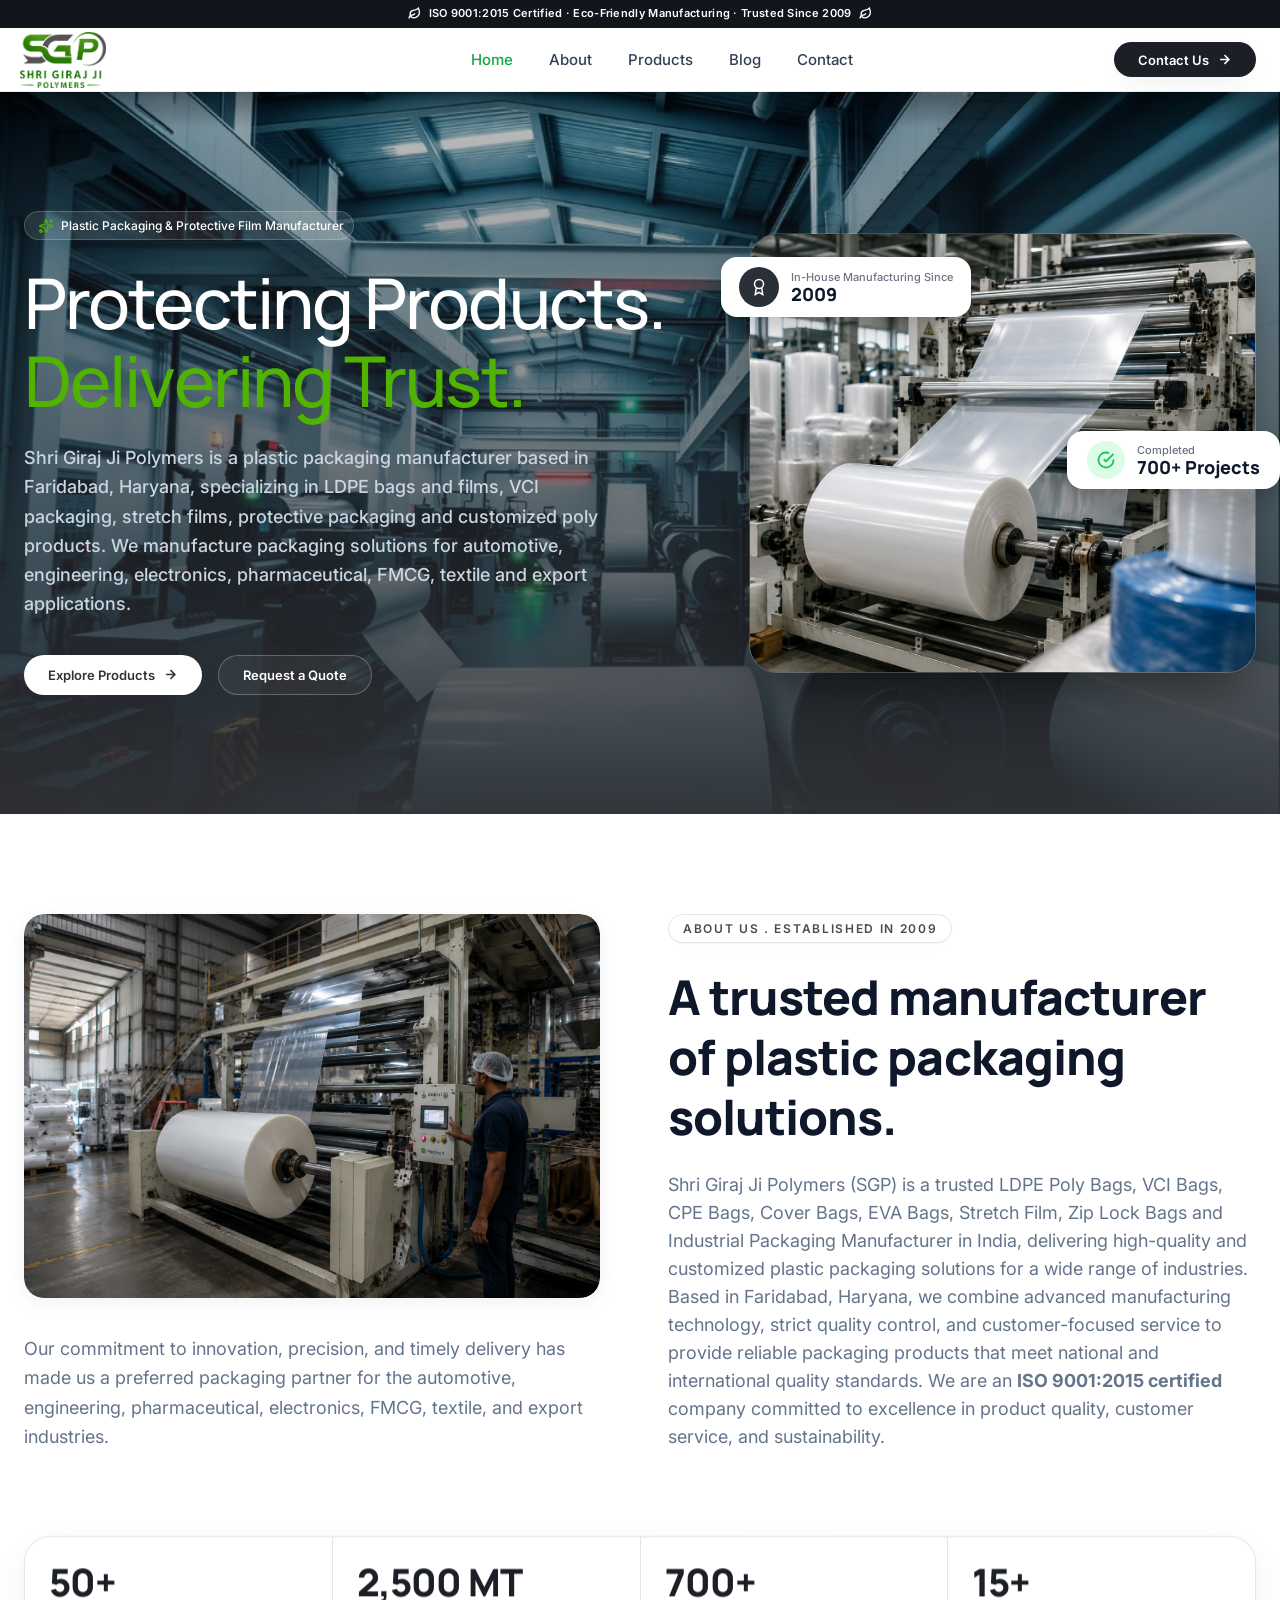
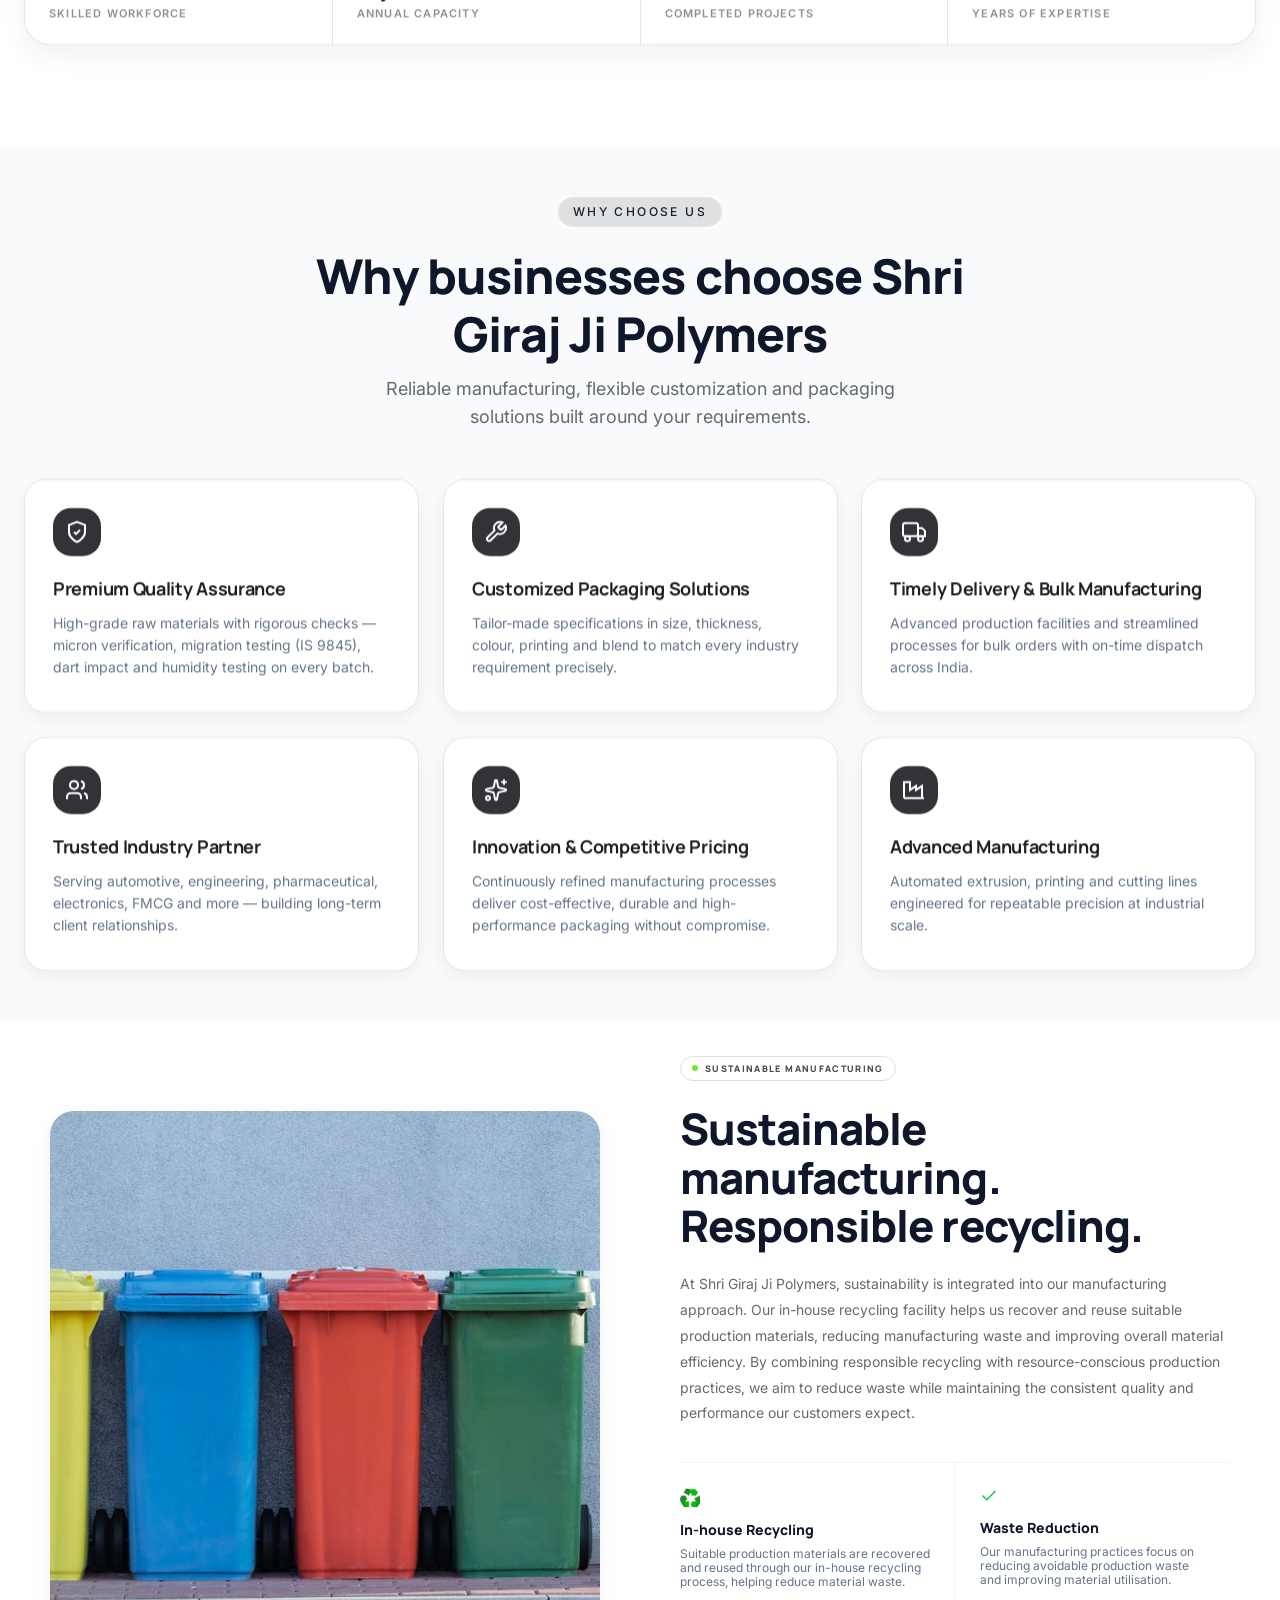
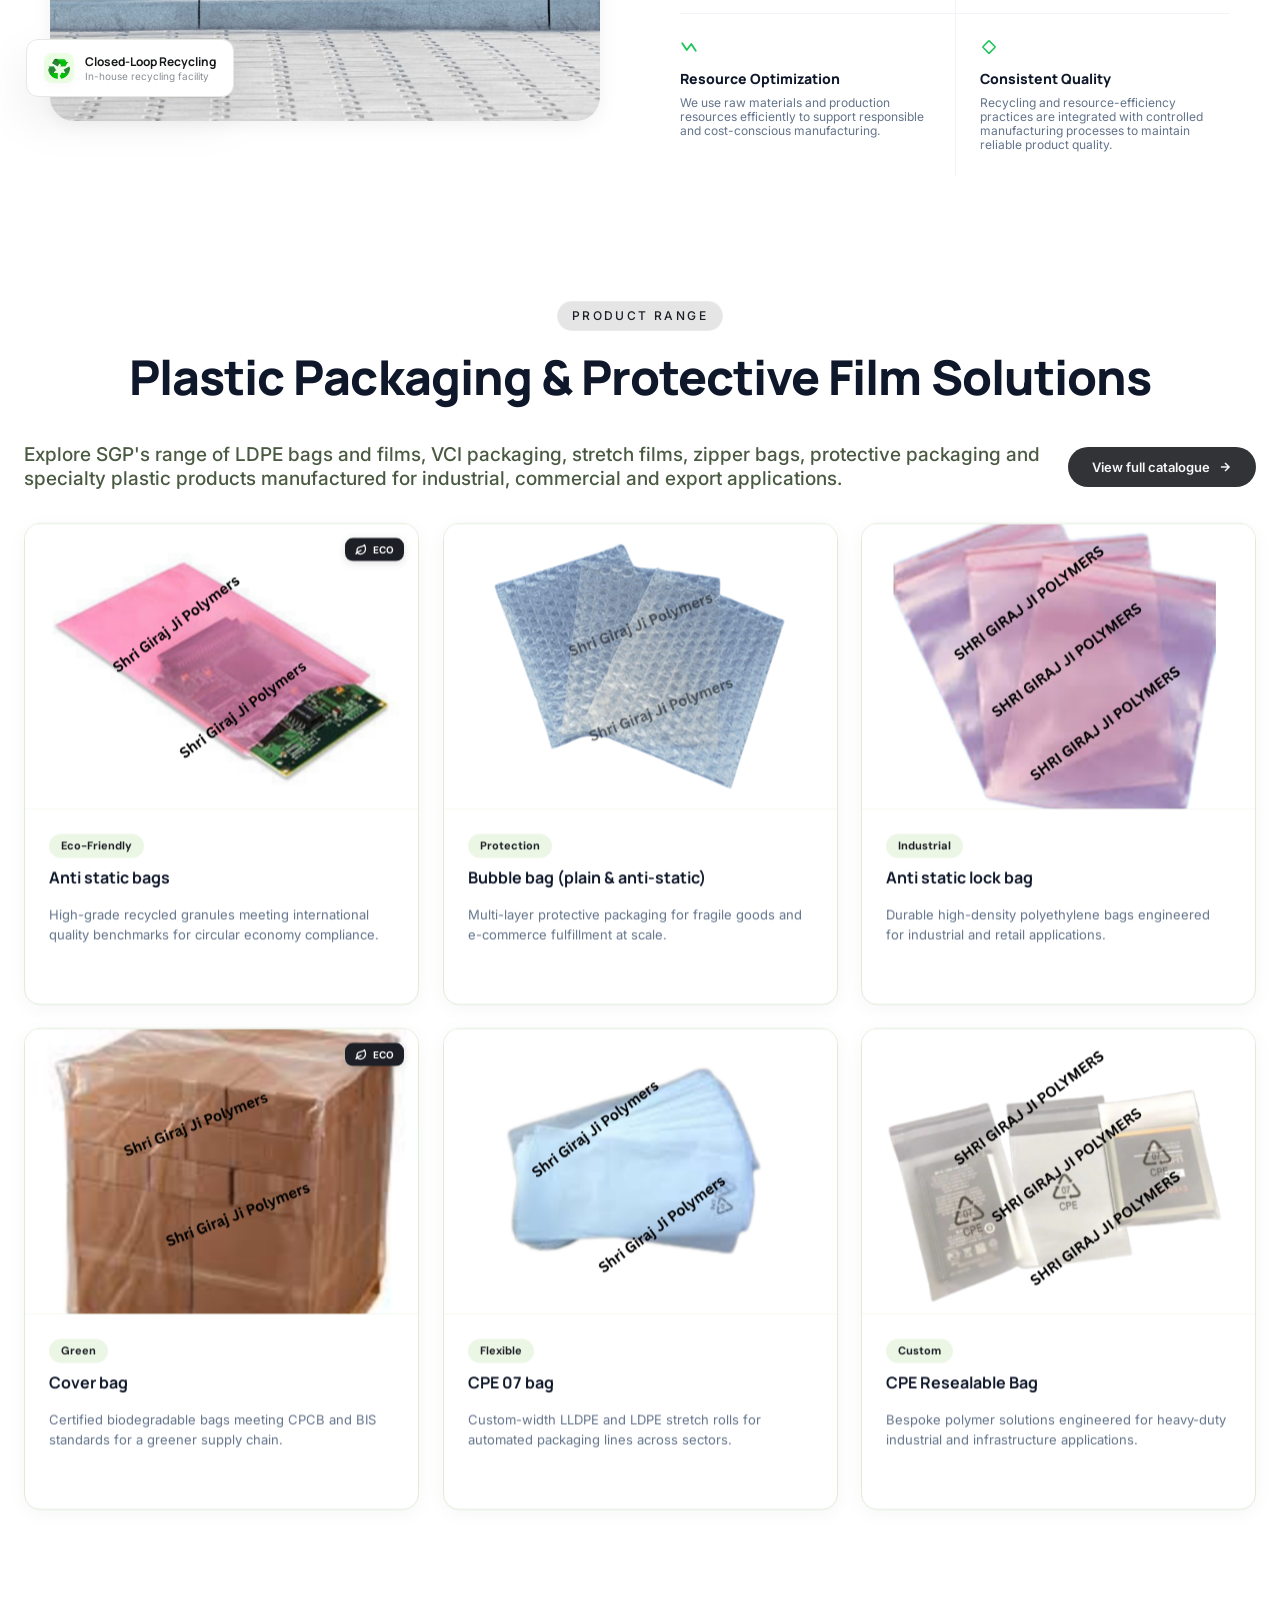
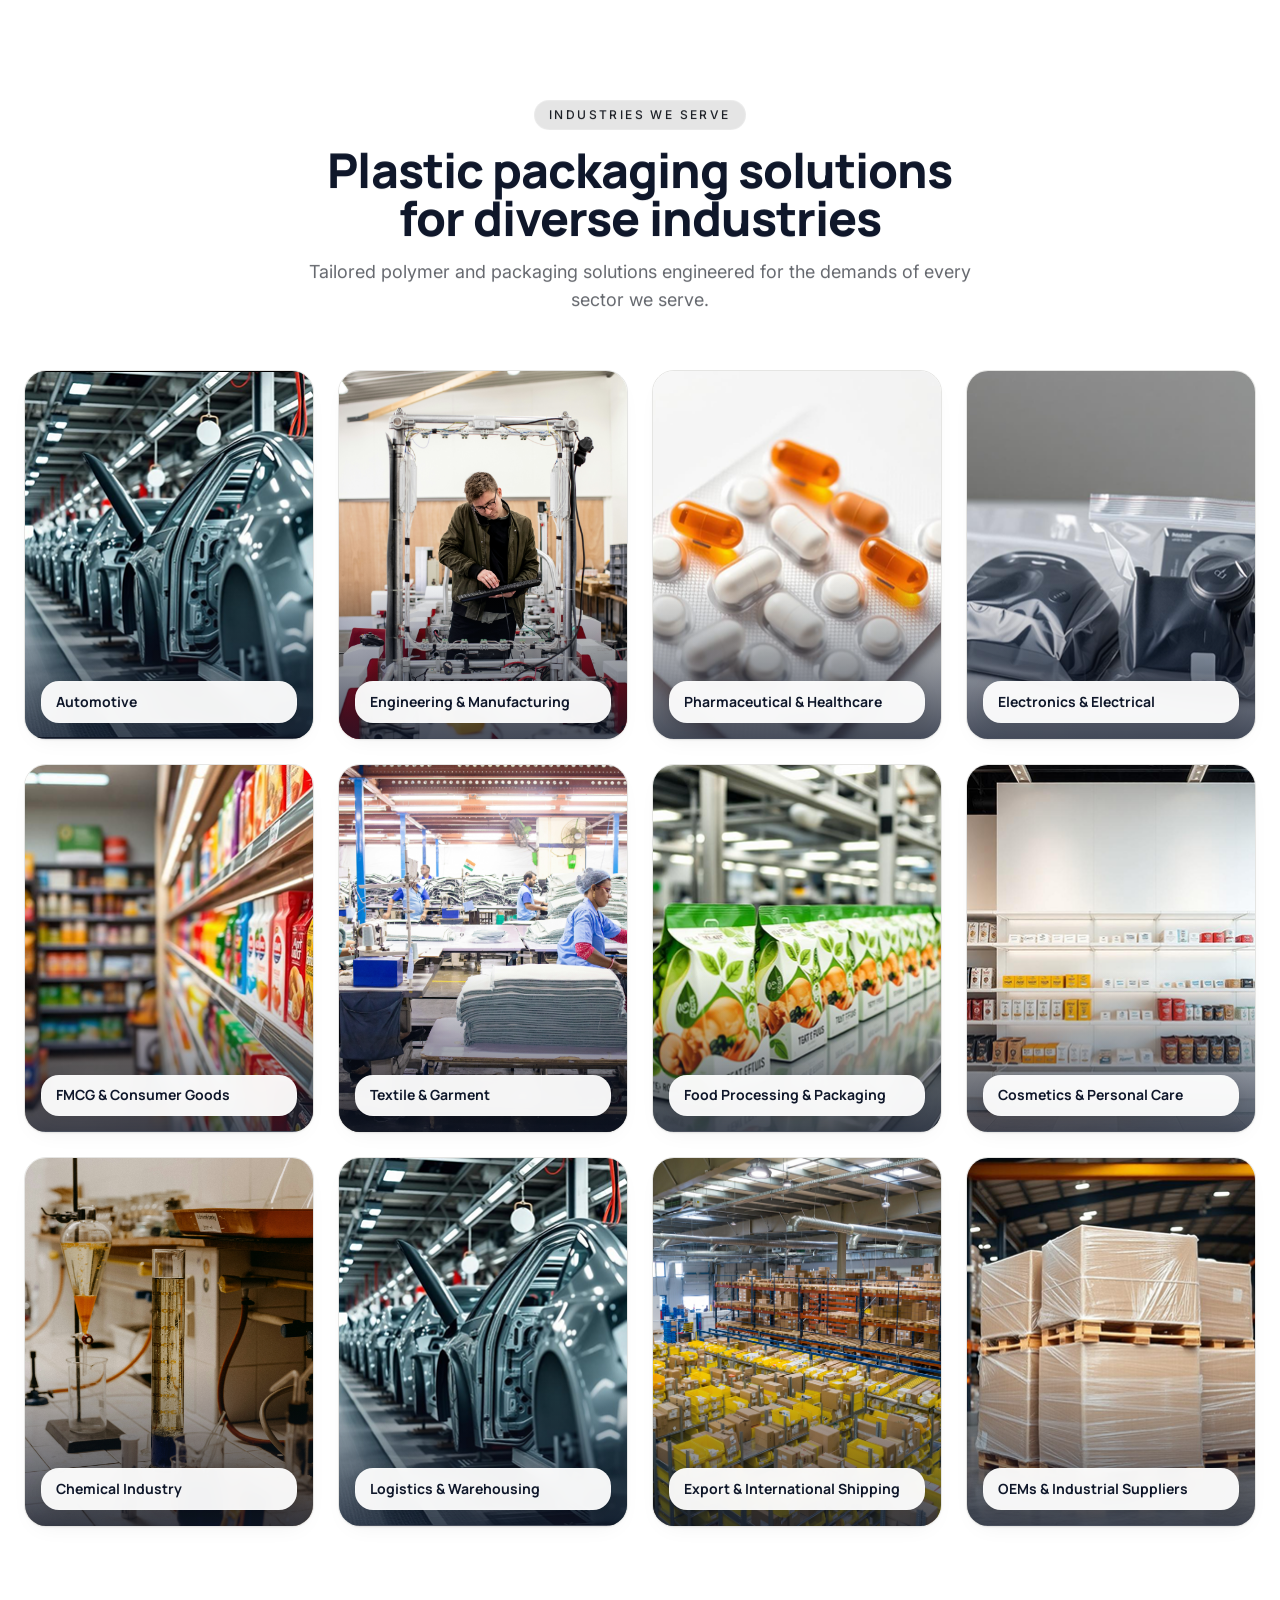
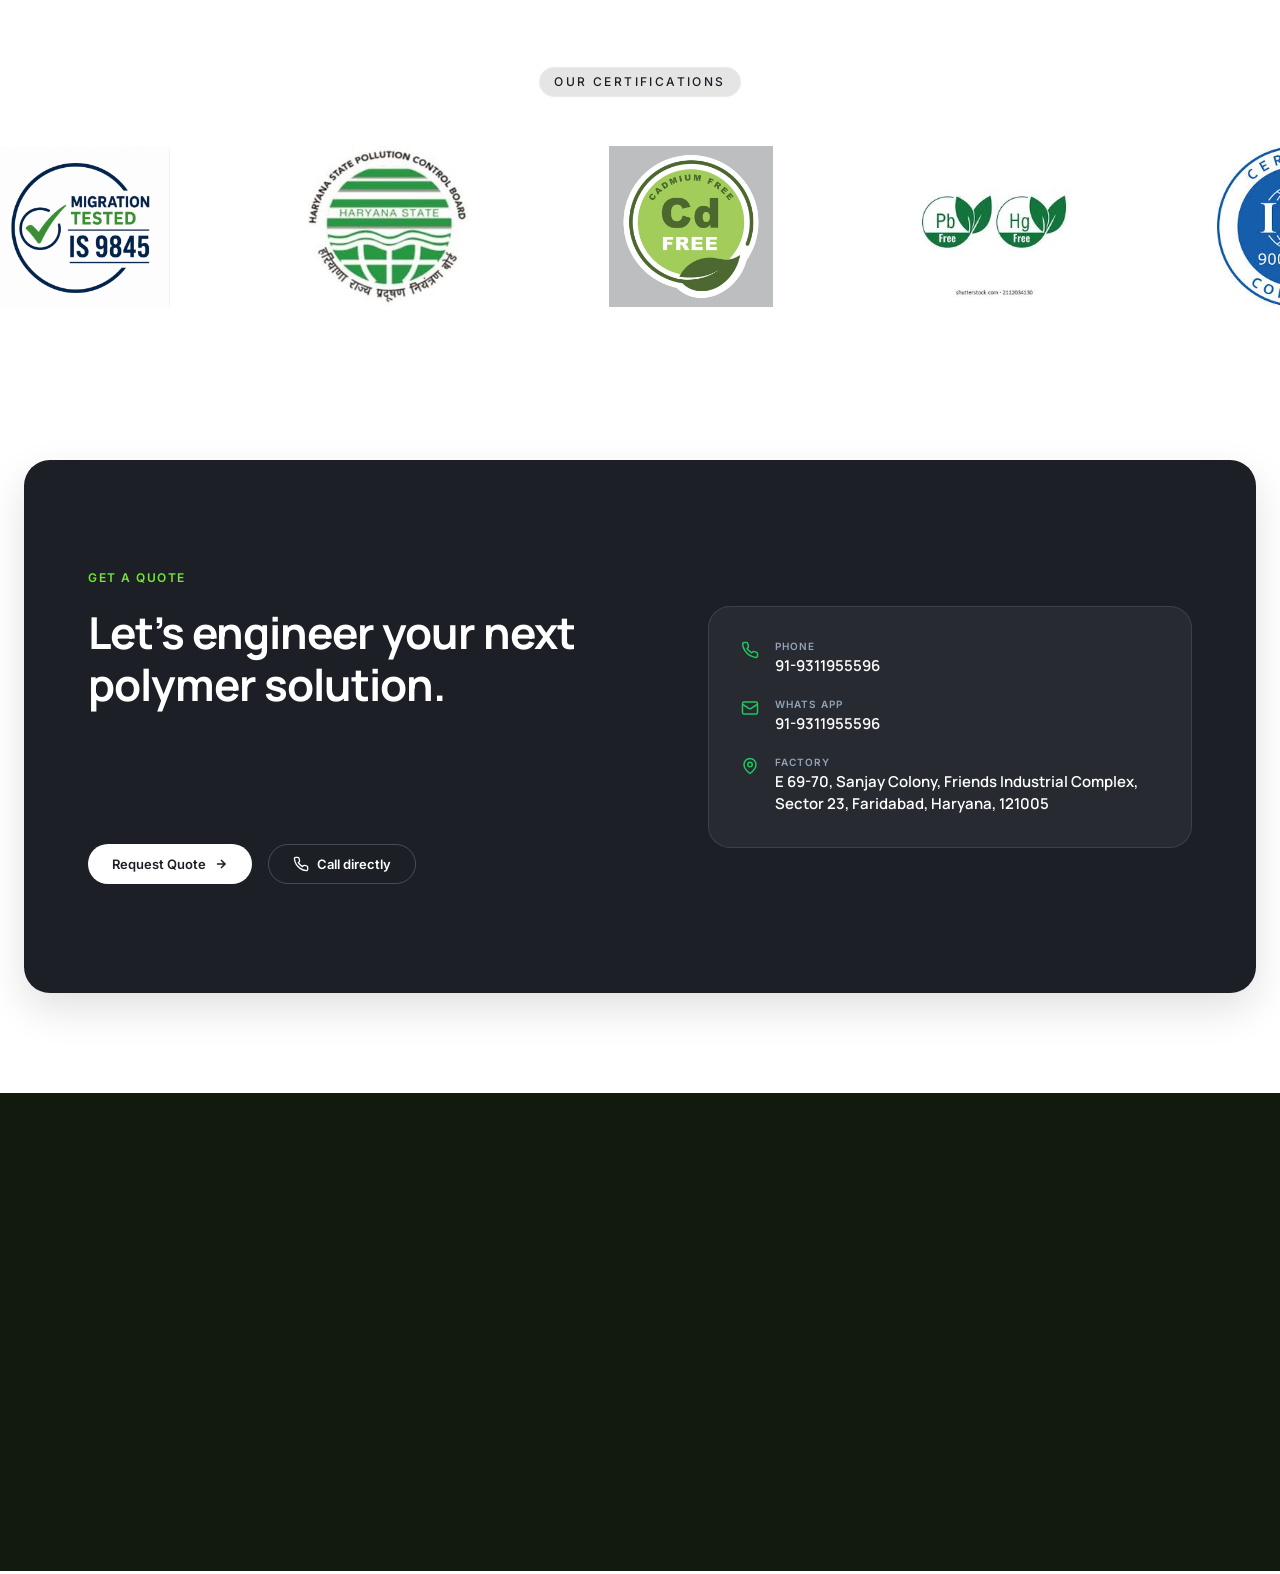
<file: index.html>
<!DOCTYPE html>
<html lang="en">
<head>
  <meta charset="UTF-8">
  <meta name="viewport" content="width=device-width, initial-scale=1.0">
  <title>Shri Girraj Ji Polymers - Protecting Products. Delivering Trust.</title>
  <link rel="stylesheet" href="https://fonts.googleapis.com/css2?family=Inter:wght@400;500;600;700&family=Manrope:wght@400;500;600;700;800&display=swap">
  <link rel="stylesheet" href="css/style.css">
</head>
<body>

  <!-- Header / Navigation -->
  <header class="header">
    <!-- Top Header Bar -->
    <div class="top-header">
      <div class="top-header-container">
        <div class="top-header-content">
          <svg class="top-leaf-icon" width="13" height="13" viewBox="0 0 24 24" fill="none" stroke="currentColor" stroke-width="2.5"><path d="M11 20A7 7 0 0 1 9.8 6.1C15.5 5 17 4.4 19 2c1 2 2 4.18 2 8 0 5.5-4.78 10-10 10Z"/><path d="M2 21c0-3 1.85-5.36 5.08-6C9.5 14.52 12 13 13 12"/></svg>
          <span>ISO 9001:2015 Certified · Eco-Friendly Manufacturing · Trusted Since 2009</span>
          <svg class="top-leaf-icon" width="13" height="13" viewBox="0 0 24 24" fill="none" stroke="currentColor" stroke-width="2.5"><path d="M11 20A7 7 0 0 1 9.8 6.1C15.5 5 17 4.4 19 2c1 2 2 4.18 2 8 0 5.5-4.78 10-10 10Z"/><path d="M2 21c0-3 1.85-5.36 5.08-6C9.5 14.52 12 13 13 12"/></svg>
        </div>
      </div>
    </div>

    <!-- Main Header Bar -->
    <div class="main-header">
      <div class="main-header-container">
        <a href="index.html" class="brand-logo-img">
          <img src="assets/images/logo.png" alt="Shri Girraj Ji Polymers Logo" class="logo-image">
        </a>

        <nav class="nav-links">
          <a href="index.html#home" class="nav-link active">Home</a>
          <a href="about.html" class="nav-link">About</a>
          <a href="products.html" class="nav-link">Products</a>
          <a href="blog.html" class="nav-link">Blog</a>
          <a href="contact.html" class="nav-link">Contact</a>
        </nav>

        <div class="header-right-action">
          <a href="index.html#contact" class="btn-contact-us">
            <span>Contact Us</span>
            <svg width="15" height="15" viewBox="0 0 24 24" fill="none" stroke="currentColor" stroke-width="2.5"><path d="M5 12h14M12 5l7 7-7 7"/></svg>
          </a>

          <button class="mobile-menu-btn" aria-label="Toggle Navigation">
            <svg width="24" height="24" viewBox="0 0 24 24" fill="none" stroke="currentColor" stroke-width="2"><path d="M4 6h16M4 12h16M4 18h16"/></svg>
          </button>
        </div>
      </div>
    </div>

    <!-- Mobile Nav Menu -->
    <div class="mobile-nav">
      <a href="index.html#home" class="nav-link active">Home</a>
      <a href="about.html" class="nav-link">About</a>
      <a href="products.html" class="nav-link">Products</a>
      <a href="blog.html" class="nav-link">Blog</a>
      <a href="index.html#contact" class="nav-link">Contact</a>
    </div>
  </header>

  <!-- Hero Section -->
  <section id="home" class="hero">
    <div class="container">
      <div class="hero-grid">
        <div class="hero-content">
          <div class="hero-badge-top">
            <img src="assets/images/sparkle-icon.png" alt="Sparkle Icon" style="width: 14px; height: 14px; object-fit: contain; flex-shrink: 0;">
            <span>Plastic Packaging & Protective Film Manufacturer</span>
          </div>

          <h1 class="hero-heading">
           Protecting Products. <br>
            <span class="text-green">Delivering Trust.</span> 
          </h1>

          <p class="hero-subtext">
            Shri Giraj Ji Polymers is a plastic packaging manufacturer based in Faridabad, Haryana, specializing in LDPE bags and films, VCI packaging, stretch films, protective packaging and customized poly products. We manufacture packaging solutions for automotive, engineering, electronics, pharmaceutical, FMCG, textile and export applications.          </p>

          <div class="hero-actions">
            <a href="products.html" class="btn-hero-primary">
              <span>Explore Products</span>
              <svg width="15" height="15" viewBox="0 0 24 24" fill="none" stroke="currentColor" stroke-width="2.5"><path d="M5 12h14M12 5l7 7-7 7"/></svg>
            </a>

            <a href="#contact" class="btn-hero-secondary">
              <span>Request a Quote</span>
            </a>

            <!-- <a href="#about" class="btn-hero-watch">
              <div class="play-btn-circle">
                <svg width="12" height="12" viewBox="0 0 24 24" fill="#ffffff"><polygon points="5 3 19 12 5 21 5 3"/></svg>
              </div>
              <span>Watch our story</span>
            </a> -->
          </div>
        </div>

        <div class="hero-media-card">
          <img src="assets/images/ABOUT SHRI GIRAJ POLYMERS.png" alt="Extrusion Machinery Facility" class="hero-machinery-img">
          
          <!-- Floating Badge 1: Since 2009 (Top Left) -->
          <div class="badge-floating-since">
            <div class="since-icon-circle">
              <svg width="18" height="18" viewBox="0 0 24 24" fill="none" stroke="#ffffff" stroke-width="2"><circle cx="12" cy="8" r="6"/><path d="M15.477 12.89 17 22l-5-3-5 3 1.523-9.11"/></svg>
            </div>
            <div class="badge-text-wrap">
              <span class="badge-sub">In-House Manufacturing Since</span>
              <span class="badge-main">2009</span>
            </div>
          </div>

          <!-- Floating Badge 2: Completed 700+ Projects (Right Middle) -->
          <div class="badge-floating-completed">
            <div class="completed-icon-circle">
              <svg width="18" height="18" viewBox="0 0 24 24" fill="none" stroke="#22c55e" stroke-width="2.5"><path d="M22 11.08V12a10 10 0 1 1-5.93-9.14"/><polyline points="22 4 12 14.01 9 11.01"/></svg>
            </div>
            <div class="badge-text-wrap">
              <span class="badge-sub">Completed</span>
              <span class="badge-main">700+ Projects</span>
            </div>
          </div>
        </div>
      </div>
    </div>
  </section>

  <!-- About Section -->
  <section id="about" class="about-section">
    <div class="container">
      <div class="about-grid">
        <!-- Left Image -->
        <div class="about-gallery">
          <div class="about-single-img-wrap">
            <img src="assets/images/aboutUsHeroSection.png" alt="Shri Girraj Ji Polymers Facility and Quality Control" class="about-single-img">
          </div>

          <p class="about-caption">
          Our commitment to innovation, precision, and timely delivery has made us a preferred packaging partner for the automotive, engineering, pharmaceutical, electronics, FMCG, textile, and export industries.
        </div>

        <!-- Right Content -->
        <div class="about-content">
          <div class="about-top-pill">
            ABOUT US . ESTABLISHED IN 2009
          </div>

          <h2 class="page-heading">
            A trusted manufacturer of plastic packaging solutions.
          </h2>

          <p class="page-plain-text">
            Shri Giraj Ji Polymers (SGP) is a trusted LDPE Poly Bags, VCI Bags, CPE Bags, Cover Bags, EVA Bags, Stretch Film, Zip Lock Bags and Industrial Packaging Manufacturer in India, delivering high-quality and customized plastic packaging solutions for a wide range of industries. Based in Faridabad, Haryana, we combine advanced manufacturing technology, strict quality control, and customer-focused service to provide reliable packaging products that meet national and international quality standards. We are an <strong>ISO 9001:2015 certified</strong> company committed to excellence in product quality, customer service, and sustainability.
          </p>
        </div>
      </div>

      <!-- Stats Bar Row (100% Matching Screenshot Design) -->
      <div class="about-stats-bar home-stats-bar">
        <div class="stat-bar-item">
          <span class="stat-bar-num stat-number" data-target="50" data-suffix="+">50+</span>
          <span class="stat-bar-lbl">SKILLED WORKFORCE</span>
        </div>
        <div class="stat-bar-item">
          <span class="stat-bar-num stat-number" data-target="2500" data-suffix=" MT">2,500 MT</span>
          <span class="stat-bar-lbl">ANNUAL CAPACITY</span>
        </div>
        <div class="stat-bar-item">
          <span class="stat-bar-num stat-number" data-target="700" data-suffix="+">700+</span>
          <span class="stat-bar-lbl">COMPLETED PROJECTS</span>
        </div>
        <div class="stat-bar-item">
          <span class="stat-bar-num stat-number" data-target="15" data-suffix="+">15+</span>
          <span class="stat-bar-lbl">YEARS OF EXPERTISE</span>
        </div>
      </div>
    </div>
  </section>

  <!-- Why Choose Us Section -->
  <section id="why-us" class="why-us-section">
    <div class="container">
      <div class="section-header-center">
        <div class="why-us-top-pill">
          WHY CHOOSE US
        </div>
        <h2 class="page-heading">
          Why businesses choose Shri Giraj Ji Polymers
        </h2>
        <p class="why-us-subtitle">
         Reliable manufacturing, flexible customization and packaging solutions built around your requirements.
        </p>
      </div>

      <div class="why-grid">
        <!-- Card 1 -->
        <div class="feature-card">
          <div class="feature-icon-box">
            <svg width="20" height="20" viewBox="0 0 24 24" fill="none" stroke="currentColor" stroke-width="2"><path d="M12 22s8-4 8-10V5l-8-3-8 3v7c0 6 8 10 8 10Z"/><polyline points="9 12 11 14 15 10"/></svg>
          </div>
          <h3 class="feature-title">Premium Quality Assurance</h3>
          <p class="feature-desc">
            High-grade raw materials with rigorous checks — micron verification, migration testing (IS 9845), dart impact and humidity testing on every batch.
          </p>
        </div>

        <!-- Card 2 -->
        <div class="feature-card">
          <div class="feature-icon-box">
            <svg width="20" height="20" viewBox="0 0 24 24" fill="none" stroke="currentColor" stroke-width="2"><path d="M14.7 6.3a1 1 0 0 0 0 1.4l1.6 1.6a1 1 0 0 0 1.4 0l3.77-3.77a6 6 0 0 1-7.94 7.94l-6.91 6.91a2.12 2.12 0 0 1-3-3l6.91-6.91a6 6 0 0 1 7.94-7.94l-3.76 3.76z"/></svg>
          </div>
          <h3 class="feature-title">Customized Packaging Solutions</h3>
          <p class="feature-desc">
            Tailor-made specifications in size, thickness, colour, printing and blend to match every industry requirement precisely.
          </p>
        </div>

        <!-- Card 3 -->
        <div class="feature-card">
          <div class="feature-icon-box">
            <svg width="20" height="20" viewBox="0 0 24 24" fill="none" stroke="currentColor" stroke-width="2"><rect x="1" y="3" width="15" height="13" rx="2"/><polygon points="16 8 20 8 23 11 23 16 16 16 16 8"/><circle cx="5.5" cy="18.5" r="2.5"/><circle cx="18.5" cy="18.5" r="2.5"/></svg>
          </div>
          <h3 class="feature-title">Timely Delivery & Bulk Manufacturing</h3>
          <p class="feature-desc">
            Advanced production facilities and streamlined processes for bulk orders with on-time dispatch across India.
          </p>
        </div>

        <!-- Card 4 -->
        <div class="feature-card">
          <div class="feature-icon-box">
            <svg width="20" height="20" viewBox="0 0 24 24" fill="none" stroke="currentColor" stroke-width="2"><path d="M16 21v-2a4 4 0 0 0-4-4H6a4 4 0 0 0-4 4v2"/><circle cx="9" cy="7" r="4"/><path d="M22 21v-2a4 4 0 0 0-3-3.87"/><path d="M16 3.13a4 4 0 0 1 0 7.75"/></svg>
          </div>
          <h3 class="feature-title">Trusted Industry Partner</h3>
          <p class="feature-desc">
            Serving automotive, engineering, pharmaceutical, electronics, FMCG and more — building long-term client relationships.
          </p>
        </div>

        <!-- Card 5 -->
        <div class="feature-card">
          <div class="feature-icon-box">
<svg width="24" height="24" viewBox="0 0 24 24" fill="none" xmlns="http://www.w3.org/2000/svg">
<path d="M11.0139 2.81317C11.0567 2.58384 11.1784 2.37671 11.3579 2.22766C11.5373 2.0786 11.7633 1.99701 11.9966 1.99701C12.2299 1.99701 12.4558 2.0786 12.6353 2.22766C12.8148 2.37671 12.9365 2.58384 12.9793 2.81317L14.03 8.36957C14.1046 8.76461 14.2966 9.12797 14.5809 9.41224C14.8651 9.69651 15.2285 9.88849 15.6235 9.96311L21.1799 11.0138C21.4093 11.0566 21.6164 11.1783 21.7655 11.3578C21.9145 11.5373 21.9961 11.7632 21.9961 11.9965C21.9961 12.2298 21.9145 12.4558 21.7655 12.6352C21.6164 12.8147 21.4093 12.9364 21.1799 12.9792L15.6235 14.0299C15.2285 14.1046 14.8651 14.2965 14.5809 14.5808C14.2966 14.8651 14.1046 15.2285 14.03 15.6235L12.9793 21.1799C12.9365 21.4092 12.8148 21.6163 12.6353 21.7654C12.4558 21.9145 12.2299 21.996 11.9966 21.996C11.7633 21.996 11.5373 21.9145 11.3579 21.7654C11.1784 21.6163 11.0567 21.4092 11.0139 21.1799L9.96317 15.6235C9.88855 15.2285 9.69657 14.8651 9.4123 14.5808C9.12803 14.2965 8.76467 14.1046 8.36963 14.0299L2.81323 12.9792C2.5839 12.9364 2.37677 12.8147 2.22772 12.6352C2.07866 12.4558 1.99707 12.2298 1.99707 11.9965C1.99707 11.7632 2.07866 11.5373 2.22772 11.3578C2.37677 11.1783 2.5839 11.0566 2.81323 11.0138L8.36963 9.96311C8.76467 9.88849 9.12803 9.69651 9.4123 9.41224C9.69657 9.12797 9.88855 8.76461 9.96317 8.36957L11.0139 2.81317Z" stroke="#F8F8F8" stroke-width="1.99943" stroke-linecap="round" stroke-linejoin="round"/>
<path d="M19.9941 1.99945V5.9983" stroke="#F8F8F8" stroke-width="1.99943" stroke-linecap="round" stroke-linejoin="round"/>
<path d="M21.994 3.99884H17.9951" stroke="#F8F8F8" stroke-width="1.99943" stroke-linecap="round" stroke-linejoin="round"/>
<path d="M3.99845 21.9937C5.1027 21.9937 5.99787 21.0985 5.99787 19.9942C5.99787 18.89 5.1027 17.9948 3.99845 17.9948C2.8942 17.9948 1.99902 18.89 1.99902 19.9942C1.99902 21.0985 2.8942 21.9937 3.99845 21.9937Z" stroke="#F8F8F8" stroke-width="1.99943" stroke-linecap="round" stroke-linejoin="round"/>
</svg>
          </div>
          <h3 class="feature-title">Innovation & Competitive Pricing</h3>
          <p class="feature-desc">
            Continuously refined manufacturing processes deliver cost-effective, durable and high-performance packaging without compromise.
          </p>
        </div>

        <!-- Card 6 -->
        <div class="feature-card">
          <div class="feature-icon-box">
            <svg width="20" height="20" viewBox="0 0 24 24" fill="none" stroke="currentColor" stroke-width="2"><path d="M2 20h20"/><path d="M20 20V8l-6 4V8l-6 4V4H2v16"/></svg>
          </div>
          <h3 class="feature-title">Advanced Manufacturing</h3>
          <p class="feature-desc">
            Automated extrusion, printing and cutting lines engineered for repeatable precision at industrial scale.
          </p>
        </div>
      </div>
    </div>
  </section>

  <!-- Sustainability Section -->
  <section id="sustainability" class="sustainability-section">
    <div class="container">
      <div class="sustainability-grid">
        <div class="sustainability-media">
          <img src="assets/images/sustainability-bins.jpg" alt="Color Coded Recycling Bins Visual">
          <div class="sustainability-badge-float">
            <div class="sustain-badge-icon">
              <img src="assets/images/recycle-icon.png" alt="Recycle Icon" style="width: 22px; height: 22px; object-fit: contain;">
            </div>
            <div class="sustain-badge-text-wrap">
              <span class="sustain-badge-title">Closed-Loop Recycling</span>
              <span class="sustain-badge-sub">In-house recycling facility</span>
            </div>
          </div>
        </div>

        <div class="sustainability-content">
          <div class="sustain-top-pill">
            <span class="green-dot"></span>
            SUSTAINABLE MANUFACTURING
          </div>

          <h2 class="page-heading">
            Sustainable<br>manufacturing.<br>Responsible recycling.
          </h2>

          <p class="page-plain-text">
At Shri Giraj Ji Polymers, sustainability is integrated into our manufacturing approach. Our in-house recycling facility helps us recover and reuse suitable production materials, reducing manufacturing waste and improving overall material efficiency. By combining responsible recycling with resource-conscious production practices, we aim to reduce waste while maintaining the consistent quality and performance our customers expect.          </p>

          <div class="sustain-grid-2x2">
            <!-- Item 1 (Top Left) -->
            <div class="sustain-grid-item item-top item-left">
              <div class="sustain-item-icon">
                <img src="assets/images/recycle-icon.png" alt="Recycle Icon" style="width: 20px; height: 20px; object-fit: contain;">
              </div>
              <h4 class="sustain-item-title">In-house Recycling</h4>
              <p class="sustain-item-desc">Suitable production materials are recovered and reused through our in-house recycling process, helping reduce material waste.</p>
            </div>

            <!-- Item 2 (Top Right) -->
            <div class="sustain-grid-item item-top item-right">
              <div class="sustain-item-icon">
                <svg width="18" height="18" viewBox="0 0 24 24" fill="none" stroke="#22c55e" stroke-width="2.2" stroke-linecap="round" stroke-linejoin="round"><polyline points="20 6 9 17 4 12"/></svg>
              </div>
              <h4 class="sustain-item-title">Waste Reduction</h4>
              <p class="sustain-item-desc">Our manufacturing practices focus on reducing avoidable production waste and improving material utilisation.</p>
            </div>

            <!-- Item 3 (Bottom Left) -->
            <div class="sustain-grid-item item-bottom item-left">
              <div class="sustain-item-icon">
                <svg width="18" height="18" viewBox="0 0 24 24" fill="none" stroke="#22c55e" stroke-width="2.5" stroke-linecap="round" stroke-linejoin="round"><path d="M3 7L9 16L15 8L21 17"/></svg>
              </div>
              <h4 class="sustain-item-title">Resource Optimization</h4>
              <p class="sustain-item-desc">We use raw materials and production resources efficiently to support responsible and cost-conscious manufacturing.</p>
            </div>

            <!-- Item 4 (Bottom Right) -->
            <div class="sustain-grid-item item-bottom item-right">
              <div class="sustain-item-icon">
                <svg width="18" height="18" viewBox="0 0 24 24" fill="none" stroke="#22c55e" stroke-width="2.2" stroke-linecap="round" stroke-linejoin="round"><rect x="6" y="6" width="12" height="12" rx="1" transform="rotate(45 12 12)"/></svg>
              </div>
              <h4 class="sustain-item-title">Consistent Quality</h4>
              <p class="sustain-item-desc">Recycling and resource-efficiency practices are integrated with controlled manufacturing processes to maintain reliable product quality.</p>
            </div>
          </div>
        </div>
      </div>
    </div>
  </section>

  <!-- Products Section -->
  <section id="products" class="products-section">
    <div class="container">
      <!-- Top Pill -->
      <div class="product-top-pill">
        PRODUCT RANGE
      </div>

      <!-- Main Heading -->
      <h2 class="page-heading product-main-heading">
       Plastic Packaging & Protective Film Solutions
      </h2>

      <!-- Subheader Row -->
      <div class="product-subheader-wrap">
        <p class="product-subtitle">
          Explore SGP's range of LDPE bags and films, VCI packaging, stretch films, zipper bags, protective packaging and specialty plastic products manufactured for industrial, commercial and export applications.
        </p>
        <a href="products.html" class="btn-catalogue">
          View full catalogue
          <svg width="14" height="14" viewBox="0 0 24 24" fill="none" stroke="currentColor" stroke-width="2.5"><path d="M5 12h14M12 5l7 7-7 7"/></svg>
        </a>
      </div>

      <!-- 3x2 Grid -->
      <div class="products-grid">

        <!-- Card 1 -->
        <a href="anti-static-esd-bags.html" class="product-card">
          <div class="product-card-media">
            <img src="assets/images/anti static bag.png" alt="Anti static bags">
            <div class="product-eco-badge">
              <svg width="12" height="12" viewBox="0 0 24 24" fill="none" stroke="currentColor" stroke-width="2.5"><path d="M2 21c0-3 1.85-5.36 5.08-6C9.5 14.52 12 13 13 12"/><path d="M11 20A7 7 0 0 1 9.8 6.1C15.5 5 17 4.4 19 2c1 2 2 4.18 2 8 0 5.5-4.78 10-10 10Z"/></svg>
              ECO
            </div>
          </div>
          <div class="product-card-body">
            <span class="product-tag">Eco-Friendly</span>
            <h3 class="product-title">Anti static bags</h3>
            <p class="product-desc">High-grade recycled granules meeting international quality benchmarks for circular economy compliance.</p>
          </div>
        </a>

        <!-- Card 2 -->
        <a href="products.html" class="product-card">
          <div class="product-card-media">
            <img src="assets/images/bubble 1.png" alt="Bubble bag (plain & anti-static)">
          </div>
          <div class="product-card-body">
            <span class="product-tag">Protection</span>
            <h3 class="product-title">Bubble bag (plain & anti-static)</h3>
            <p class="product-desc">Multi-layer protective packaging for fragile goods and e-commerce fulfillment at scale.</p>
          </div>
        </a>

        <!-- Card 3 -->
        <a href="products.html" class="product-card">
          <div class="product-card-media">
            <img src="assets/images/anti static zip lock.png" alt="Anti static lock bag">
          </div>
          <div class="product-card-body">
            <span class="product-tag">Industrial</span>
            <h3 class="product-title">Anti static lock bag</h3>
            <p class="product-desc">Durable high-density polyethylene bags engineered for industrial and retail applications.</p>
          </div>
        </a>

        <!-- Card 4 -->
        <a href="products.html" class="product-card">
          <div class="product-card-media">
            <img src="assets/images/cover bag 1.png" alt="Cover bag">
            <div class="product-eco-badge">
              <svg width="12" height="12" viewBox="0 0 24 24" fill="none" stroke="currentColor" stroke-width="2.5"><path d="M2 21c0-3 1.85-5.36 5.08-6C9.5 14.52 12 13 13 12"/><path d="M11 20A7 7 0 0 1 9.8 6.1C15.5 5 17 4.4 19 2c1 2 2 4.18 2 8 0 5.5-4.78 10-10 10Z"/></svg>
              ECO
            </div>
          </div>
          <div class="product-card-body">
            <span class="product-tag">Green</span>
            <h3 class="product-title">Cover bag</h3>
            <p class="product-desc">Certified biodegradable bags meeting CPCB and BIS standards for a greener supply chain.</p>
          </div>
        </a>

        <!-- Card 5 -->
        <a href="products.html" class="product-card">
          <div class="product-card-media">
            <img src="assets/images/cpe 1.png" alt="CPE 07 bag">
          </div>
          <div class="product-card-body">
            <span class="product-tag">Flexible</span>
            <h3 class="product-title">CPE 07 bag</h3>
            <p class="product-desc">Custom-width LLDPE and LDPE stretch rolls for automated packaging lines across sectors.</p>
          </div>
        </a>

        <!-- Card 6 -->
        <a href="products.html" class="product-card">
          <div class="product-card-media">
            <img src="assets/images/cpe resealable bags -1.png" alt="CPE Resealable Bag">
          </div>
          <div class="product-card-body">
            <span class="product-tag">Custom</span>
            <h3 class="product-title">CPE Resealable Bag</h3>
            <p class="product-desc">Bespoke polymer solutions engineered for heavy-duty industrial and infrastructure applications.</p>
          </div>
        </a>

      </div>
    </div>
  </section>

  <!-- Industries Grid Section -->
  <section class="industries-section">
    <div class="container">
      <div class="industry-top-pill">
        INDUSTRIES WE SERVE
      </div>

      <h2 class="page-heading industry-heading">
        Plastic packaging solutions <br>for diverse industries


      </h2>

      <p class="industry-subtitle">
        Tailored polymer and packaging solutions engineered for the demands of every sector we serve.
      </p>

      <div class="sectors-grid">
        <!-- Card 1 -->
        <div class="sector-card">
          <img src="assets/images/Image (Automotive).png" alt="Automotive">
          <div class="sector-pill-btn">
            <span>Automotive</span>
          </div>
        </div>

        <!-- Card 2 -->
        <div class="sector-card">
          <img src="assets/images/Engineering & Manufacturing.jpg" alt="Engineering & Manufacturing">
          <div class="sector-pill-btn">
            <span>Engineering & Manufacturing</span>
          </div>
        </div>

        <!-- Card 3 -->
        <div class="sector-card">
          <img src="assets/images/Image (Pharmaceutical & Healthcare).png" alt="Pharmaceutical & Healthcare">
          <div class="sector-pill-btn">
            <span>Pharmaceutical & Healthcare</span>
          </div>
        </div>

        <!-- Card 4 -->
        <div class="sector-card">
          <img src="assets/images/Image (Electronics & Electrical).png" alt="Electronics & Electrical">
          <div class="sector-pill-btn">
            <span>Electronics & Electrical</span>
          </div>
        </div>

        <!-- Card 5 -->
        <div class="sector-card">
          <img src="assets/images/Image (FMCG & Consumer Goods).png" alt="FMCG & Consumer Goods">
          <div class="sector-pill-btn">
            <span>FMCG & Consumer Goods</span>
          </div>
        </div>

        <!-- Card 6 -->
        <div class="sector-card">
          <img src="assets/images/TextileAndGarments.jpg" alt="Textile & Garment">
          <div class="sector-pill-btn">
            <span>Textile & Garment</span>
          </div>
        </div>

        <!-- Card 7 -->
        <div class="sector-card">
          <img src="assets/images/Image (Food Processing & Packaging).png" alt="Food Processing & Packaging">
          <div class="sector-pill-btn">
            <span>Food Processing & Packaging</span>
          </div>
        </div>

        <!-- Card 8 -->
        <div class="sector-card">
          <img src="assets/images/Image (Cosmetics & Personal Care).png" alt="Cosmetics & Personal Care">
          <div class="sector-pill-btn">
            <span>Cosmetics & Personal Care</span>
          </div>
        </div>

        <!-- Card 9 -->
        <div class="sector-card">
          <img src="assets/images/Chemical.jpg" alt="Chemical Industry">
          <div class="sector-pill-btn">
            <span>Chemical Industry</span>
          </div>
        </div>

        <!-- Card 10 -->
        <div class="sector-card">
          <img src="assets/images/Image (Logistics & Warehousing).png" alt="Logistics & Warehousing">
          <div class="sector-pill-btn">
            <span>Logistics & Warehousing</span>
          </div>
        </div>

        <!-- Card 11 -->
        <div class="sector-card">
          <img src="assets/images/logistics & warehousing.jpg" alt="Export & International Shipping">
          <div class="sector-pill-btn">
            <span>Export & International Shipping</span>
          </div>
        </div>

        <!-- Card 12 -->
        <div class="sector-card">
          <img src="assets/images/Image (OEMs & Industrial Suppliers).png" alt="OEMs & Industrial Suppliers">
          <div class="sector-pill-btn">
            <span>OEMs & Industrial Suppliers</span>
          </div>
        </div>
      </div>
    </div>
  </section>

  <!-- Certifications Infinite Marquee Loop Section -->
  <section class="cert-section">
    <div class="cert-top-pill">
      OUR CERTIFICATIONS
    </div>

    <div class="cert-marquee-wrap">
      <div class="cert-track">
        <!-- Set 1 -->
        <div class="cert-logo-item"><img src="assets/certificate logos/migration test.png" alt="IS 9845 Migration Tested"></div>
        <div class="cert-logo-item"><img src="assets/certificate logos/hspcb.jpg" alt="HSPCB Approved"></div>
        <div class="cert-logo-item"><img src="assets/certificate logos/cadmium-free-green-sign-circular-600nw-2380132357.webp" alt="Cadmium Free"></div>
        <div class="cert-logo-item"><img src="assets/certificate logos/lead mercury free.jpg" alt="Pb & Hg Free"></div>
        <div class="cert-logo-item"><img src="assets/certificate logos/iso.jpg" alt="ISO 9001:2015"></div>
        <div class="cert-logo-item"><img src="assets/certificate logos/phthalate free.jpg" alt="Phthalate Free"></div>
        <div class="cert-logo-item"><img src="assets/certificate logos/pvc free.png" alt="PVC Free"></div>
        <div class="cert-logo-item"><img src="assets/certificate logos/rohs.png" alt="RoHS Compliant"></div>
        <div class="cert-logo-item"><img src="assets/certificate logos/msme.png" alt="MSME Certified"></div>

        <!-- Set 2 (Duplicate for seamless infinite marquee loop) -->
        <div class="cert-logo-item"><img src="assets/certificate logos/migration test.png" alt="IS 9845 Migration Tested"></div>
        <div class="cert-logo-item"><img src="assets/certificate logos/hspcb.jpg" alt="HSPCB Approved"></div>
        <div class="cert-logo-item"><img src="assets/certificate logos/cadmium-free-green-sign-circular-600nw-2380132357.webp" alt="Cadmium Free"></div>
        <div class="cert-logo-item"><img src="assets/certificate logos/lead mercury free.jpg" alt="Pb & Hg Free"></div>
        <div class="cert-logo-item"><img src="assets/certificate logos/iso.jpg" alt="ISO 9001:2015"></div>
        <div class="cert-logo-item"><img src="assets/certificate logos/phthalate free.jpg" alt="Phthalate Free"></div>
        <div class="cert-logo-item"><img src="assets/certificate logos/pvc free.png" alt="PVC Free"></div>
        <div class="cert-logo-item"><img src="assets/certificate logos/rohs.png" alt="RoHS Compliant"></div>
        <div class="cert-logo-item"><img src="assets/certificate logos/msme.png" alt="MSME Certified"></div>
      </div>
    </div>
  </section>

  <!-- Get A Quote / CTA Section -->
  <section id="contact" class="cta-section">
    <div class="container">
      <div class="cta-card">
        <div class="cta-left-content">
          <div class="cta-badge">GET A QUOTE</div>
          <h2 class="cta-title">
            Let’s engineer your next<br>polymer solution.
          </h2>
          <p class="cta-sub">
            Share your specifications — gauge, quantity, print, or blend — and our team will respond within one business day with a tailored proposal.
          </p>

          <div class="cta-buttons">
            <a href="mailto:info@shrigirrajjipolymers.com" class="btn-quote">
              Request Quote
              <svg width="14" height="14" viewBox="0 0 24 24" fill="none" stroke="currentColor" stroke-width="2.5"><path d="M5 12h14M12 5l7 7-7 7"/></svg>
            </a>
            <a href="tel:+919311955596" class="btn-call">
              <svg width="16" height="16" viewBox="0 0 24 24" fill="none" stroke="currentColor" stroke-width="2"><path d="M22 16.92v3a2 2 0 0 1-2.18 2 19.79 19.79 0 0 1-8.63-3.07 19.5 19.5 0 0 1-6-6 19.79 19.79 0 0 1-3.07-8.67A2 2 0 0 1 4.11 2h3a2 2 0 0 1 2 1.72 12.84 12.84 0 0 0 .7 2.81 2 2 0 0 1-.45 2.11L8.09 9.91a16 16 0 0 0 6 6l1.27-1.27a2 2 0 0 1 2.11-.45 12.84 12.84 0 0 0 2.81.7A2 2 0 0 1 22 16.92z"/></svg>
              Call directly
            </a>
          </div>
        </div>

        <div class="cta-info-box">
          <div class="cta-info-item">
            <svg class="cta-green-icon" width="18" height="18" viewBox="0 0 24 24" fill="none" stroke="#22c55e" stroke-width="2"><path d="M22 16.92v3a2 2 0 0 1-2.18 2 19.79 19.79 0 0 1-8.63-3.07 19.5 19.5 0 0 1-6-6 19.79 19.79 0 0 1-3.07-8.67A2 2 0 0 1 4.11 2h3a2 2 0 0 1 2 1.72 12.84 12.84 0 0 0 .7 2.81 2 2 0 0 1-.45 2.11L8.09 9.91a16 16 0 0 0 6 6l1.27-1.27a2 2 0 0 1 2.11-.45 12.84 12.84 0 0 0 2.81.7A2 2 0 0 1 22 16.92z"/></svg>
            <div class="cta-info-details">
              <span class="cta-info-label">PHONE</span>
              <span class="cta-info-val">91-9311955596</span>
            </div>
          </div>

          <div class="cta-info-item">
            <svg class="cta-green-icon" width="18" height="18" viewBox="0 0 24 24" fill="none" stroke="#22c55e" stroke-width="2"><rect width="20" height="16" x="2" y="4" rx="2"/><path d="m22 7-8.97 5.7a1.94 1.94 0 0 1-2.06 0L2 7"/></svg>
            <div class="cta-info-details">
              <span class="cta-info-label">WHATS APP</span>
              <span class="cta-info-val">91-9311955596</span>
            </div>
          </div>

          <div class="cta-info-item">
            <svg class="cta-green-icon" width="18" height="18" viewBox="0 0 24 24" fill="none" stroke="#22c55e" stroke-width="2"><path d="M20 10c0 6-8 12-8 12s-8-6-8-12a8 8 0 0 1 16 0Z"/><circle cx="12" cy="10" r="3"/></svg>
            <div class="cta-info-details">
              <span class="cta-info-label">FACTORY</span>
              <span class="cta-info-val">E 69-70, Sanjay Colony, Friends Industrial Complex, Sector 23, Faridabad, Haryana, 121005</span>
            </div>
          </div>
        </div>
      </div>
    </div>
  </section>

  <!-- Footer -->
  <footer class="footer">
    <div class="container">
      <div class="footer-grid">
        <!-- Col 1: Brand & Contact -->
        <div class="footer-col-brand">
          <img src="assets/images/logo.png" alt="Shri Girraj Ji Polymers Logo" class="footer-logo-white">

          <p class="footer-brand-desc">
            ISO-certified polymer packaging manufacturer trusted by 500+ clients across India since 2009. Building a greener tomorrow, one package at a time.
          </p>

          <div class="footer-phone-row">
            <svg class="footer-green-icon" width="22" height="22" viewBox="0 0 24 24" fill="none" stroke="#4FB300" stroke-width="2" stroke-linecap="round" stroke-linejoin="round"><path d="M22 16.92v3a2 2 0 0 1-2.18 2 19.79 19.79 0 0 1-8.63-3.07 19.5 19.5 0 0 1-6-6 19.79 19.79 0 0 1-3.07-8.67A2 2 0 0 1 4.11 2h3a2 2 0 0 1 2 1.72 12.84 12.84 0 0 0 .7 2.81 2 2 0 0 1-.45 2.11L8.09 9.91a16 16 0 0 0 6 6l1.27-1.27a2 2 0 0 1 2.11-.45 12.84 12.84 0 0 0 2.81.7A2 2 0 0 1 22 16.92z"/></svg>
            <div class="footer-phone-wrap">
              <span class="footer-phone-label">PHONE</span>
              <span class="footer-phone-val">91-9311955596</span>
            </div>
          </div>

          <div class="footer-social-row">
            <a href="#" class="social-btn">LI</a>
            <a href="#" class="social-btn">TW</a>
            <a href="#" class="social-btn">IG</a>
            <a href="#" class="social-btn">YT</a>
          </div>
        </div>

        <!-- Col 2: QUICK LINKS -->
        <div>
          <h4 class="footer-col-title">QUICK LINKS</h4>
          <div class="footer-links">
            <a href="about.html">About Us</a>
            <a href="products.html">Products</a>
            <a href="index.html#sectors">Industries</a>
            <a href="index.html#why-us">Infrastructure</a>
            <a href="index.html#certifications">Certifications</a>
            <a href="index.html#contact">Contact</a>
          </div>
        </div>

        <!-- Col 3: PRODUCTS -->
        <div>
          <h4 class="footer-col-title">PRODUCTS</h4>
          <div class="footer-links">
            <a href="products.html">Recycled Polymer</a>
            <a href="products.html">Bubble Wrap Bags</a>
            <a href="products.html">HDPE Polybags</a>
            <a href="products.html">Compostable Polybags</a>
            <a href="products.html">Packaging Rolls</a>
            <a href="products.html">Industrial Solutions</a>
          </div>
        </div>

        <!-- Col 4: CONTACT -->
        <div>
          <h4 class="footer-col-title">CONTACT</h4>
          <div class="footer-units-list">
            <!-- Unit 2 -->
            <div class="footer-unit-item">
              <svg class="footer-green-icon" width="16" height="16" viewBox="0 0 24 24" fill="none" stroke="#22c55e" stroke-width="2"><path d="M20 10c0 6-8 12-8 12s-8-6-8-12a8 8 0 0 1 16 0Z"/><circle cx="12" cy="10" r="3"/></svg>
              <div class="footer-unit-text">
                <span class="unit-title">UNIT 2</span>
                <p>Plot no.- 481, 1st Floor, Sector 58, Ballabgarh, Faridabad, Haryana, 121004</p>
              </div>
            </div>

            <!-- Unit 1 -->
            <div class="footer-unit-item">
              <svg class="footer-green-icon" width="16" height="16" viewBox="0 0 24 24" fill="none" stroke="#22c55e" stroke-width="2"><path d="M20 10c0 6-8 12-8 12s-8-6-8-12a8 8 0 0 1 16 0Z"/><circle cx="12" cy="10" r="3"/></svg>
              <div class="footer-unit-text">
                <span class="unit-title">UNIT 1</span>
                <p>E 69-70, Sanjay Colony, Friends Industrial Complex, Sector 23, Faridabad, Haryana, 121005</p>
              </div>
            </div>

            <!-- Unit 3 -->
            <div class="footer-unit-item">
              <svg class="footer-green-icon" width="16" height="16" viewBox="0 0 24 24" fill="none" stroke="#22c55e" stroke-width="2"><path d="M20 10c0 6-8 12-8 12s-8-6-8-12a8 8 0 0 1 16 0Z"/><circle cx="12" cy="10" r="3"/></svg>
              <div class="footer-unit-text">
                <span class="unit-title">UNIT 3</span>
                <p>Keela No- 9/2, 19/2, Gaunchhi, Ballabgarh, Faridabad, Haryana, 121004</p>
              </div>
            </div>
          </div>
        </div>
      </div>

      <div class="footer-bottom">
        <div class="footer-copyright">© 2026 Shri Giraj Ji Polymers Pvt. Ltd. All rights reserved.</div>
        <div class="footer-legal">
          <a href="#">Privacy Policy</a>
          <a href="#">Terms of Use</a>
        </div>
      </div>
    </div>
  </footer>

  <script src="js/main.js"></script>
</body>
</html>
</file>
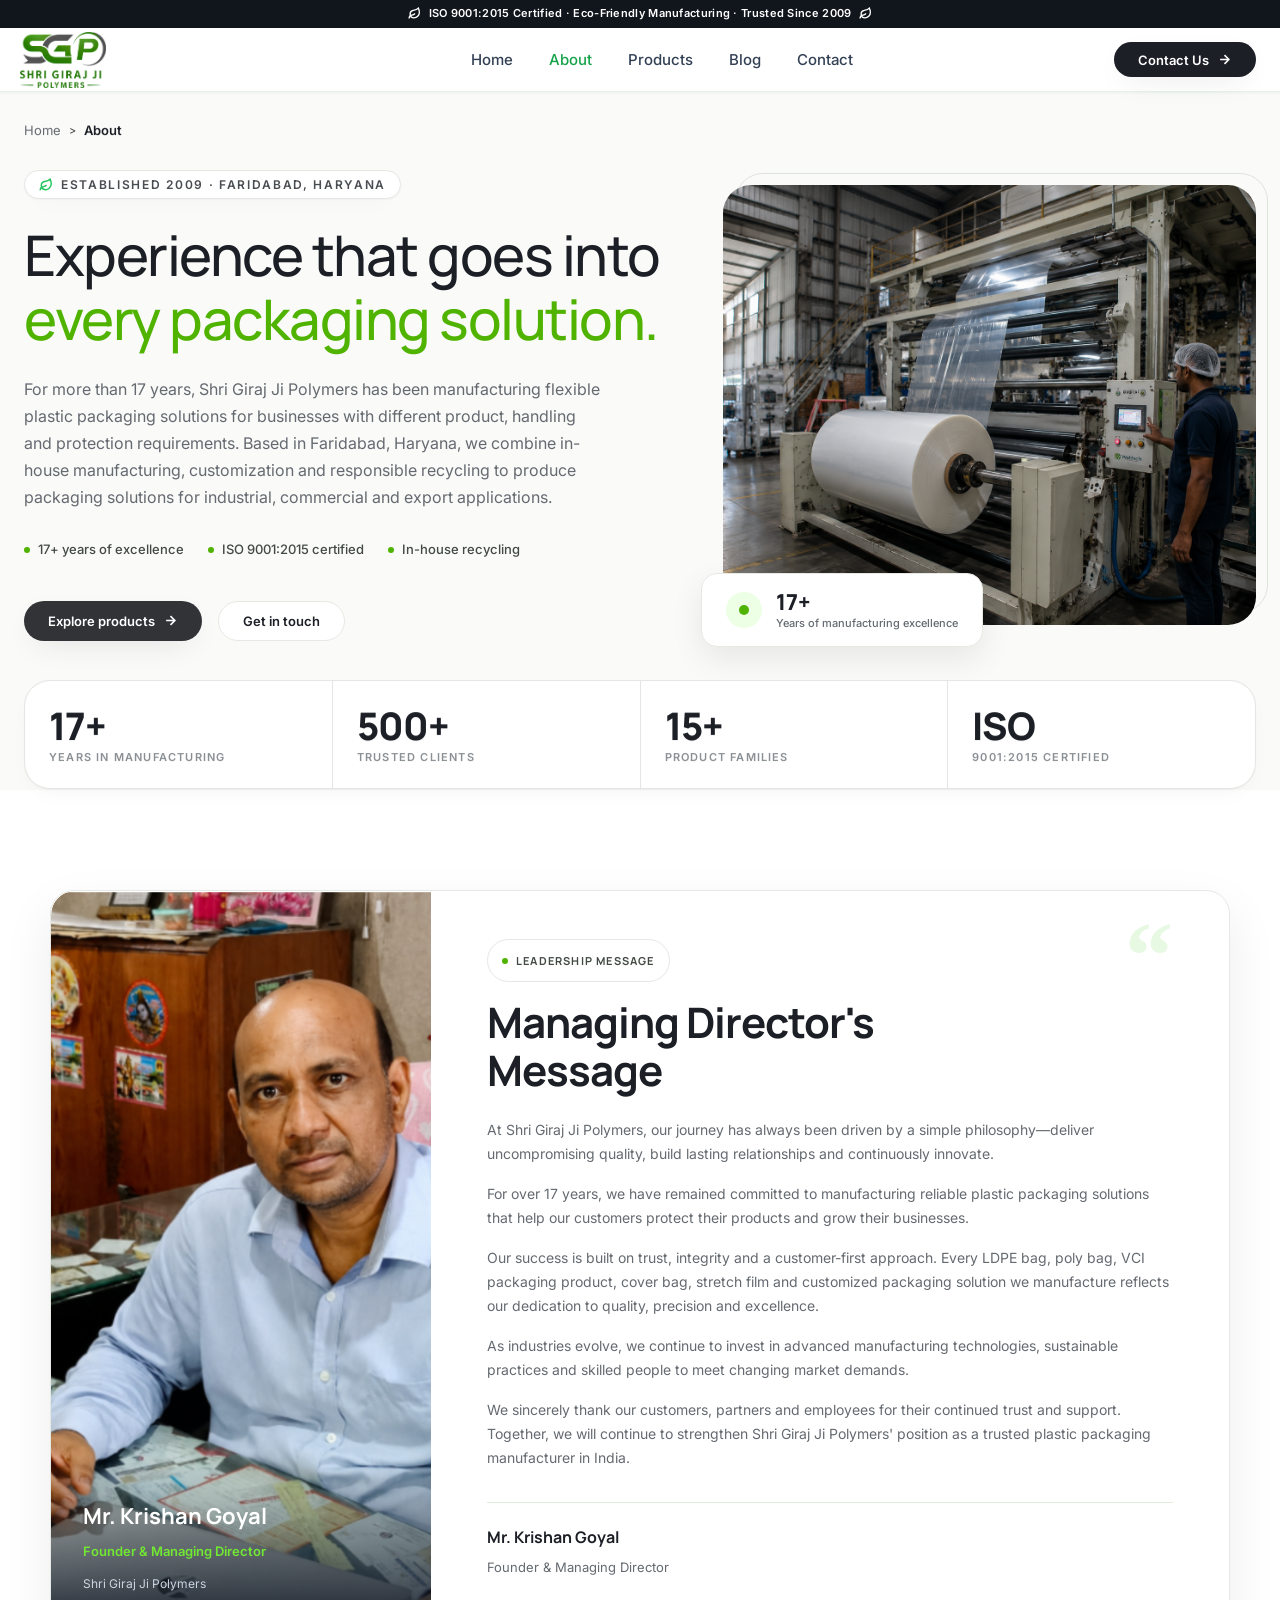
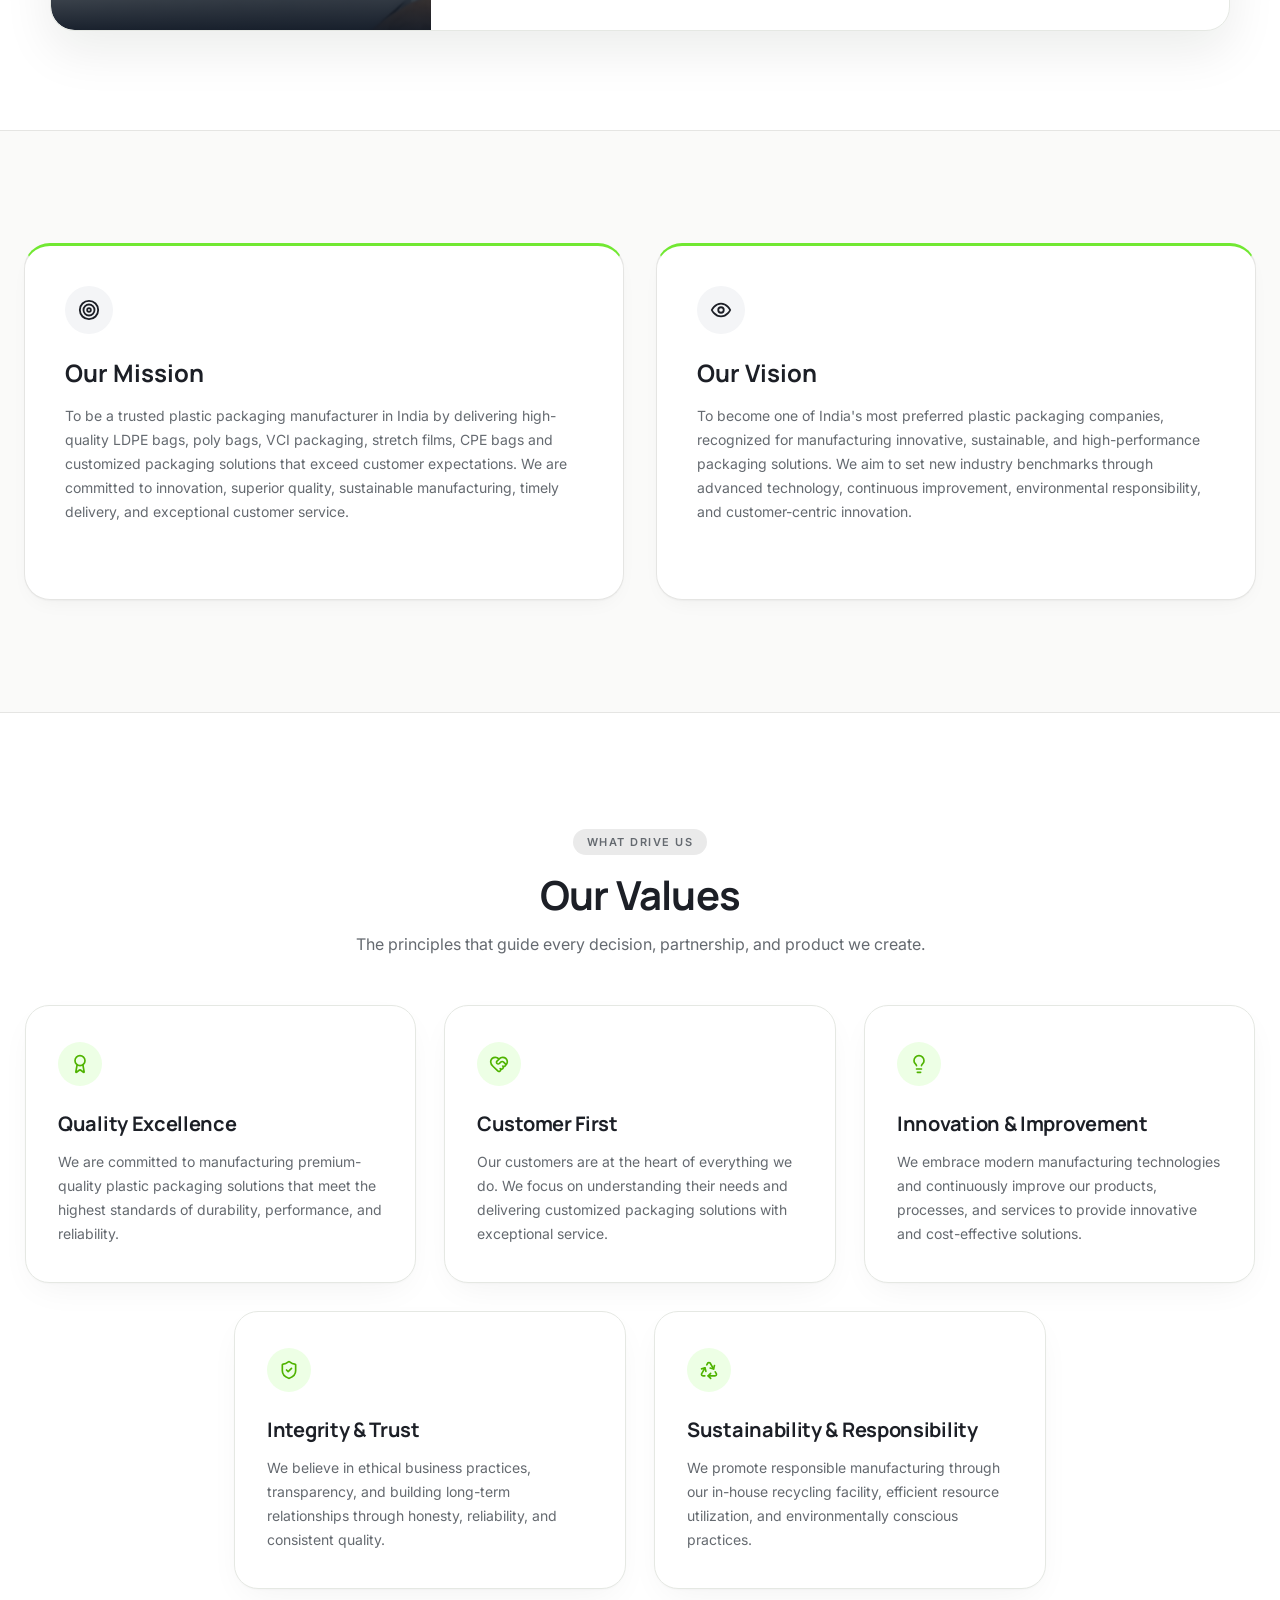
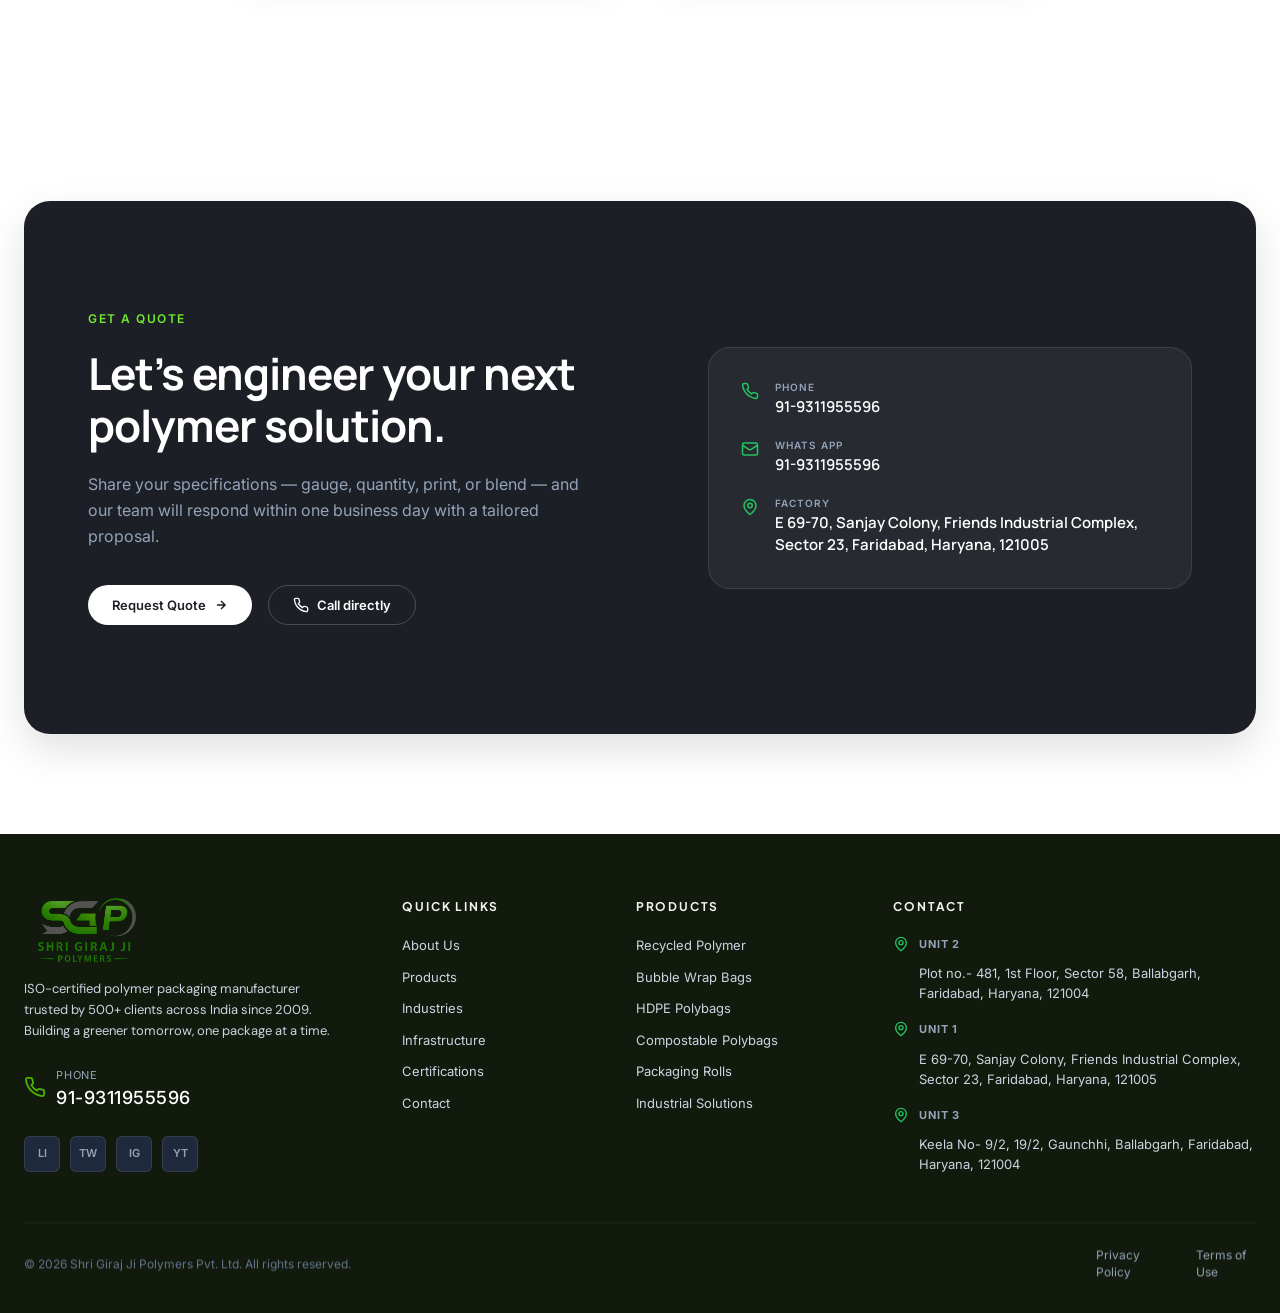
<file: about.html>
<!DOCTYPE html>
<html lang="en">
<head>
  <meta charset="UTF-8">
  <meta name="viewport" content="width=device-width, initial-scale=1.0">
  <title>Shri Girraj Ji Polymers - About Us</title>
  <link rel="stylesheet" href="https://fonts.googleapis.com/css2?family=Inter:wght@400;500;600;700&family=Manrope:wght@400;500;600;700;800&display=swap">
  <link rel="stylesheet" href="css/style.css">
</head>
<body>

  <!-- Header / Navigation -->
  <header class="header">
    <!-- Top Header Bar -->
    <div class="top-header">
      <div class="top-header-container">
        <div class="top-header-content">
          <svg class="top-leaf-icon" width="13" height="13" viewBox="0 0 24 24" fill="none" stroke="currentColor" stroke-width="2.5"><path d="M11 20A7 7 0 0 1 9.8 6.1C15.5 5 17 4.4 19 2c1 2 2 4.18 2 8 0 5.5-4.78 10-10 10Z"/><path d="M2 21c0-3 1.85-5.36 5.08-6C9.5 14.52 12 13 13 12"/></svg>
          <span>ISO 9001:2015 Certified · Eco-Friendly Manufacturing · Trusted Since 2009</span>
          <svg class="top-leaf-icon" width="13" height="13" viewBox="0 0 24 24" fill="none" stroke="currentColor" stroke-width="2.5"><path d="M11 20A7 7 0 0 1 9.8 6.1C15.5 5 17 4.4 19 2c1 2 2 4.18 2 8 0 5.5-4.78 10-10 10Z"/><path d="M2 21c0-3 1.85-5.36 5.08-6C9.5 14.52 12 13 13 12"/></svg>
        </div>
      </div>
    </div>

    <!-- Main Header Bar -->
    <div class="main-header">
      <div class="main-header-container">
        <a href="index.html" class="brand-logo-img">
          <img src="assets/images/logo.png" alt="Shri Girraj Ji Polymers Logo" class="logo-image">
        </a>

        <nav class="nav-links">
          <a href="index.html" class="nav-link">Home</a>
          <a href="about.html" class="nav-link active">About</a>
          <a href="products.html" class="nav-link">Products</a>
          <a href="blog.html" class="nav-link">Blog</a>
          <a href="contact.html" class="nav-link">Contact</a>
        </nav>

        <div class="header-right-action">
          <a href="contact.html" class="btn-contact-us">
            <span>Contact Us</span>
            <svg width="15" height="15" viewBox="0 0 24 24" fill="none" stroke="currentColor" stroke-width="2.5"><path d="M5 12h14M12 5l7 7-7 7"/></svg>
          </a>

          <button class="mobile-menu-btn" aria-label="Toggle Navigation">
            <svg width="24" height="24" viewBox="0 0 24 24" fill="none" stroke="currentColor" stroke-width="2"><path d="M4 6h16M4 12h16M4 18h16"/></svg>
          </button>
        </div>
      </div>
    </div>

    <!-- Mobile Nav Menu -->
    <div class="mobile-nav">
      <a href="index.html" class="nav-link">Home</a>
      <a href="about.html" class="nav-link active">About</a>
      <a href="products.html" class="nav-link">Products</a>
      <a href="blog.html" class="nav-link">Blog</a>
      <a href="contact.html" class="nav-link">Contact</a>
    </div>
  </header>

  <!-- About Hero Section -->
  <section class="about-page-hero">
    <div class="container">
      <!-- Breadcrumb -->
      <div class="about-breadcrumb">
        <a href="index.html">Home</a>
        <span class="crumb-separator">&gt;</span>
        <span class="crumb-active">About</span>
      </div>

      <div class="about-hero-grid">
        <!-- Left Content -->
        <div class="about-hero-content">
          <div class="about-top-pill">
            <svg width="14" height="14" viewBox="0 0 24 24" fill="none" stroke="#22c55e" stroke-width="2.5">
              <path d="M11 20A7 7 0 0 1 9.8 6.1C15.5 5 17 4.4 19 2c1 2 2 4.18 2 8 0 5.5-4.78 10-10 10Z" />
              <path d="M2 21c0-3 1.85-5.36 5.08-6C9.5 14.52 12 13 13 12" />
            </svg>
            <span>ESTABLISHED 2009 · FARIDABAD, HARYANA</span>
          </div>

          <h1 class="about-hero-heading">
            Experience that goes into  <br>
            <span class="text-green">every packaging solution.</span>
          </h1>

          <p class="about-hero-desc">
            For more than 17 years, Shri Giraj Ji Polymers has been manufacturing flexible plastic packaging solutions for businesses with different product, handling and protection requirements. Based in Faridabad, Haryana, we combine in-house manufacturing, customization and responsible recycling to produce packaging solutions for industrial, commercial and export applications.          </p>

          <ul class="about-hero-bullets">
            <li>
              <span class="bullet-dot"></span>
              <span>17+ years of excellence</span>
            </li>
            <li>
              <span class="bullet-dot"></span>
              <span>ISO 9001:2015 certified</span>
            </li>
            <li>
              <span class="bullet-dot"></span>
              <span>In-house recycling</span>
            </li>
          </ul>

          <div class="about-hero-actions">
            <a href="products.html" class="btn-about-primary">
              <span>Explore products</span>
              <svg width="15" height="15" viewBox="0 0 24 24" fill="none" stroke="currentColor" stroke-width="2.5">
                <path d="M5 12h14M12 5l7 7-7 7" />
              </svg>
            </a>
            <a href="#contact" class="btn-about-secondary">
              <span>Get in touch</span>
            </a>
          </div>
        </div>

        <!-- Right Media Image Card -->
        <div class="about-hero-media">
          <div class="about-hero-img-wrap">
            <img src="assets/images/aboutUsHeroSection.png" alt="SGP Extrusion Facility" class="about-hero-img">

            <!-- Bottom Floating Badge -->
            <div class="about-floating-badge">
              <div class="about-badge-icon">
                <span class="green-inner-dot"></span>
              </div>
              <div class="about-badge-text">
                <span class="badge-num">17+</span>
                <span class="badge-lbl">Years of manufacturing excellence</span>
              </div>
            </div>
          </div>
        </div>
      </div>

      <!-- Stats Bar Row -->
      <div class="about-stats-bar">
        <div class="stat-bar-item">
          <span class="stat-bar-num">17+</span>
          <span class="stat-bar-lbl">YEARS IN MANUFACTURING</span>
        </div>
        <div class="stat-bar-divider"></div>
        <div class="stat-bar-item">
          <span class="stat-bar-num">500+</span>
          <span class="stat-bar-lbl">TRUSTED CLIENTS</span>
        </div>
        <div class="stat-bar-divider"></div>
        <div class="stat-bar-item">
          <span class="stat-bar-num">15+</span>
          <span class="stat-bar-lbl">PRODUCT FAMILIES</span>
        </div>
        <div class="stat-bar-divider"></div>
        <div class="stat-bar-item">
          <span class="stat-bar-num">ISO</span>
          <span class="stat-bar-lbl">9001:2015 CERTIFIED</span>
        </div>
      </div>
    </div>
  </section>

  <!-- Managing Director's Message Section -->
  <section id="message" class="about-md-section">
    <div class="container">
      <div class="about-md-card">
        <div class="md-grid">
          <!-- Left MD Portrait Card -->
          <div class="md-portrait-col">
            <div class="md-portrait-card">
              <img src="assets/images/Propreitor photo.png" alt="Mr. Krishan Goyal - Founder & Managing Director" class="md-portrait-img">
              <div class="md-portrait-overlay">
                <h3 class="md-name">Mr. Krishan Goyal</h3>
                <p class="md-title">Founder & Managing Director</p>
                <p class="md-sub">Shri Giraj Ji Polymers</p>
              </div>
            </div>
          </div>

          <!-- Right MD Message Content -->
          <div class="md-content-col">
            <div class="md-top-row">
              <div class="md-top-pill">
                <span class="green-dot"></span>
                <span>LEADERSHIP MESSAGE</span>
              </div>
              <div class="md-quote-watermark">“</div>
            </div>

            <h2 class="md-heading">
              Managing Director's <br>Message
            </h2>

            <div class="md-text-body">
              <p>
                At Shri Giraj Ji Polymers, our journey has always been driven by a simple philosophy—deliver
                uncompromising quality, build lasting relationships and continuously innovate.
              </p>
              <p>
                For over 17 years, we have remained committed to manufacturing reliable plastic packaging solutions that
                help our customers protect their products and grow their businesses.
              </p>
              <p>
                Our success is built on trust, integrity and a customer-first approach. Every LDPE bag, poly bag, VCI
                packaging product, cover bag, stretch film and customized packaging solution we manufacture reflects our
                dedication to quality, precision and excellence.
              </p>
              <p>
                As industries evolve, we continue to invest in advanced manufacturing technologies, sustainable practices
                and skilled people to meet changing market demands.
              </p>
              <p>
                We sincerely thank our customers, partners and employees for their continued trust and support. Together,
                we will continue to strengthen Shri Giraj Ji Polymers' position as a trusted plastic packaging
                manufacturer in India.
              </p>
            </div>

            <div class="md-signature-block">
              <strong class="sig-name">Mr. Krishan Goyal</strong>
              <span class="sig-role">Founder & Managing Director</span>
            </div>
          </div>
        </div>
      </div>
    </div>
  </section>

  <!-- Our Mission & Our Vision Section -->
  <section class="about-mv-section">
    <div class="container">
      <div class="mv-grid">
        <!-- Mission Card -->
        <div class="mv-card mission-card">
          <div class="mv-icon-wrap">
            <svg width="22" height="22" viewBox="0 0 24 24" fill="none" stroke="#1C1F26" stroke-width="2">
              <circle cx="12" cy="12" r="10" />
              <circle cx="12" cy="12" r="6" />
              <circle cx="12" cy="12" r="2" />
            </svg>
          </div>
          <h3 class="mv-title">Our Mission</h3>
          <p class="mv-text">
            To be a trusted plastic packaging manufacturer in India by delivering high-quality LDPE bags, poly bags, VCI
            packaging, stretch films, CPE bags and customized packaging solutions that exceed customer expectations. We
            are committed to innovation, superior quality, sustainable manufacturing, timely delivery, and exceptional
            customer service.
          </p>
        </div>

        <!-- Vision Card -->
        <div class="mv-card vision-card">
          <div class="mv-icon-wrap">
            <svg width="22" height="22" viewBox="0 0 24 24" fill="none" stroke="#1C1F26" stroke-width="2">
              <path d="M2 12s3-7 10-7 10 7 10 7-3 7-10 7-10-7-10-7Z" />
              <circle cx="12" cy="12" r="3" />
            </svg>
          </div>
          <h3 class="mv-title">Our Vision</h3>
          <p class="mv-text">
            To become one of India's most preferred plastic packaging companies, recognized for manufacturing innovative,
            sustainable, and high-performance packaging solutions. We aim to set new industry benchmarks through advanced
            technology, continuous improvement, environmental responsibility, and customer-centric innovation.
          </p>
        </div>
      </div>
    </div>
  </section>

  <!-- Our Core Values Section -->
  <section class="about-values-section">
    <div class="container">
      <div class="section-header-center">
        <div class="values-top-pill">
          <span>WHAT DRIVE US</span>
        </div>
        <h2 class="values-heading">
          Our Values
        </h2>
        <p class="values-subtitle">
          The principles that guide every decision, partnership, and product we create.
        </p>
      </div>

      <div class="values-grid">
        <!-- Value 1 -->
        <div class="value-card">
          <div class="value-icon-box">
           <svg width="20" height="20" viewBox="0 0 20 20" fill="none" xmlns="http://www.w3.org/2000/svg">
<path d="M12.8903 10.7355L14.152 17.8364C14.1662 17.92 14.1544 18.0059 14.1184 18.0827C14.0824 18.1594 14.0238 18.2234 13.9504 18.2659C13.8771 18.3085 13.7925 18.3276 13.708 18.3208C13.6234 18.314 13.543 18.2816 13.4774 18.2278L10.4958 15.9899C10.3519 15.8824 10.177 15.8243 9.99736 15.8243C9.81769 15.8243 9.64284 15.8824 9.4989 15.9899L6.5123 18.227C6.44677 18.2806 6.36644 18.313 6.28201 18.3199C6.19759 18.3267 6.11309 18.3076 6.0398 18.2652C5.9665 18.2227 5.90788 18.1589 5.87177 18.0823C5.83566 18.0057 5.82377 17.9199 5.83769 17.8364L7.09863 10.7355" stroke="#4FB300" stroke-width="1.6657" stroke-linecap="round" stroke-linejoin="round"/>
<path d="M9.99417 11.6598C12.754 11.6598 14.9913 9.42257 14.9913 6.66275C14.9913 3.90293 12.754 1.66565 9.99417 1.66565C7.23435 1.66565 4.99707 3.90293 4.99707 6.66275C4.99707 9.42257 7.23435 11.6598 9.99417 11.6598Z" stroke="#4FB300" stroke-width="1.6657" stroke-linecap="round" stroke-linejoin="round"/>
</svg>

          </div>
          <h3 class="value-title">Quality Excellence</h3>
          <p class="value-desc">
            We are committed to manufacturing premium-quality plastic packaging solutions that meet the highest standards
            of durability, performance, and reliability.
          </p>
        </div>

        <!-- Value 2 -->
        <div class="value-card">
          <div class="value-icon-box">
            <svg width="20" height="20" viewBox="0 0 20 20" fill="none" xmlns="http://www.w3.org/2000/svg">
<path d="M10.3352 4.85058L7.98402 7.15091C7.67175 7.46328 7.49632 7.88688 7.49632 8.32856C7.49632 8.77024 7.67175 9.19384 7.98402 9.50621C8.29638 9.81848 8.71998 9.9939 9.16167 9.9939C9.60335 9.9939 10.027 9.81848 10.3393 9.50621L11.7635 8.08204C11.9499 7.89556 12.1712 7.74764 12.4148 7.64671C12.6583 7.54579 12.9194 7.49384 13.1831 7.49384C13.4467 7.49384 13.7078 7.54579 13.9514 7.64671C14.195 7.74764 14.4163 7.89556 14.6027 8.08204L16.1693 9.64946C16.4815 9.96183 16.657 10.3854 16.657 10.8271C16.657 11.2688 16.4815 11.6924 16.1693 12.0048C17.4902 10.6839 18.323 9.57783 18.323 7.91213C18.323 6.98534 18.0418 6.08035 17.5167 5.31669C16.9916 4.55304 16.2471 3.96664 15.3817 3.63495C14.5163 3.30326 13.5706 3.24188 12.6696 3.45892C11.7686 3.67596 10.9546 4.16121 10.3352 4.85058ZM16.1693 12.0048C16.005 12.169 15.81 12.2994 15.5953 12.3883C15.3807 12.4772 15.1507 12.523 14.9183 12.523C14.686 12.523 14.4559 12.4772 14.2413 12.3883C14.0267 12.2994 13.8317 12.169 13.6674 12.0048C13.8452 12.1656 13.9885 12.3609 14.0886 12.5788C14.1886 12.7967 14.2433 13.0327 14.2493 13.2724C14.2554 13.5121 14.2126 13.7506 14.1236 13.9732C14.0346 14.1959 13.9013 14.3981 13.7318 14.5677C13.5622 14.7373 13.36 14.8706 13.1373 14.9595C12.9146 15.0485 12.6762 15.0913 12.4365 15.0853C12.1968 15.0792 11.9608 15.0245 11.7429 14.9245C11.525 14.8245 11.3297 14.6812 11.1688 14.5033C11.3332 14.6671 11.4638 14.8616 11.5529 15.0759C11.6421 15.2901 11.6881 15.5198 11.6884 15.7519C11.6887 15.9839 11.6433 16.2138 11.5547 16.4283C11.4661 16.6427 11.3361 16.8377 11.1722 17.0019C11.0139 17.1602 10.8254 17.285 10.6178 17.3688C10.4102 17.4526 10.1879 17.4937 9.96408 17.4896C9.74026 17.4856 9.51956 17.4365 9.31516 17.3452C9.11075 17.254 8.92683 17.1225 8.77439 16.9586L4.16457 12.4928C2.91529 11.2435 1.66602 9.82769 1.66602 7.91213C1.6662 6.98541 1.94747 6.08054 2.47268 5.31701C2.99789 4.55349 3.74233 3.96722 4.6077 3.63563C5.47308 3.30405 6.41867 3.24274 7.31961 3.4598C8.22056 3.67687 9.03447 4.1621 9.65388 4.85141C9.74648 4.93747 9.86826 4.98524 9.99468 4.98509C10.1211 4.98493 10.2428 4.93687 10.3352 4.85058" stroke="#4FB300" stroke-width="1.6657" stroke-linecap="round" stroke-linejoin="round"/>
</svg>

          </div>
          <h3 class="value-title">Customer First</h3>
          <p class="value-desc">
            Our customers are at the heart of everything we do. We focus on understanding their needs and delivering
            customized packaging solutions with exceptional service.
          </p>
        </div>

        <!-- Value 3 -->
        <div class="value-card">
          <div class="value-icon-box">
            <svg width="20" height="20" viewBox="0 0 20 20" fill="none" xmlns="http://www.w3.org/2000/svg">
<path d="M12.4927 11.6598C12.6593 10.827 13.0757 10.244 13.742 9.57772C14.5748 8.82816 14.9913 7.74545 14.9913 6.66275C14.9913 5.33744 14.4648 4.0664 13.5277 3.12927C12.5905 2.19213 11.3195 1.66565 9.99417 1.66565C8.66886 1.66565 7.39783 2.19213 6.46069 3.12927C5.52355 4.0664 4.99707 5.33744 4.99707 6.66275C4.99707 7.4956 5.16364 8.49502 6.24635 9.57772C6.82934 10.1607 7.32905 10.827 7.49562 11.6598" stroke="#4FB300" stroke-width="1.6657" stroke-linecap="round" stroke-linejoin="round"/>
<path d="M7.49609 14.9913H12.4932" stroke="#4FB300" stroke-width="1.6657" stroke-linecap="round" stroke-linejoin="round"/>
<path d="M8.32812 18.3228H11.6595" stroke="#4FB300" stroke-width="1.6657" stroke-linecap="round" stroke-linejoin="round"/>
</svg>

          </div>
          <h3 class="value-title">Innovation & Improvement</h3>
          <p class="value-desc">
            We embrace modern manufacturing technologies and continuously improve our products, processes, and services to
            provide innovative and cost-effective solutions.
          </p>
        </div>

        <!-- Value 4 -->
        <div class="value-card card-bottom-1">
          <div class="value-icon-box">
            <svg width="20" height="20" viewBox="0 0 20 20" fill="none" xmlns="http://www.w3.org/2000/svg">
<path d="M16.6567 10.827C16.6567 14.9913 13.7417 17.0734 10.277 18.281C10.0956 18.3425 9.89852 18.3396 9.71901 18.2727C6.24603 17.0734 3.33105 14.9913 3.33105 10.827V4.99706C3.33105 4.77617 3.4188 4.56433 3.57499 4.40814C3.73118 4.25195 3.94302 4.16421 4.1639 4.16421C5.8296 4.16421 7.91173 3.16479 9.36089 1.89886C9.53733 1.74811 9.76178 1.66528 9.99385 1.66528C10.2259 1.66528 10.4504 1.74811 10.6268 1.89886C12.0843 3.17312 14.1581 4.16421 15.8238 4.16421C16.0447 4.16421 16.2565 4.25195 16.4127 4.40814C16.5689 4.56433 16.6567 4.77617 16.6567 4.99706V10.827Z" stroke="#4FB300" stroke-width="1.6657" stroke-linecap="round" stroke-linejoin="round"/>
<path d="M7.49609 9.99419L9.16179 11.6599L12.4932 8.32849" stroke="#4FB300" stroke-width="1.6657" stroke-linecap="round" stroke-linejoin="round"/>
</svg>

          </div>
          <h3 class="value-title">Integrity & Trust</h3>
          <p class="value-desc">
            We believe in ethical business practices, transparency, and building long-term relationships through honesty,
            reliability, and consistent quality.
          </p>
        </div>

        <!-- Value 5 -->
        <div class="value-card card-bottom-2">
          <div class="value-icon-box">
           <svg width="20" height="20" viewBox="0 0 20 20" fill="none" xmlns="http://www.w3.org/2000/svg">
<path d="M5.82991 15.8242H4.01013C3.74742 15.8249 3.48898 15.7578 3.25987 15.6292C3.03077 15.5007 2.83879 15.3151 2.70255 15.0904C2.57172 14.8648 2.50254 14.6088 2.50196 14.348C2.50137 14.0872 2.5694 13.8308 2.69922 13.6046L5.99314 7.91211" stroke="#4FB300" stroke-width="1.6657" stroke-linecap="round" stroke-linejoin="round"/>
<path d="M9.16113 15.8242H15.993C16.2544 15.8222 16.511 15.7529 16.7379 15.6231C16.9649 15.4933 17.1546 15.3073 17.2889 15.0829C17.4179 14.858 17.4858 14.6031 17.4858 14.3438C17.4858 14.0844 17.4179 13.8296 17.2889 13.6046L16.2678 11.839" stroke="#4FB300" stroke-width="1.6657" stroke-linecap="round" stroke-linejoin="round"/>
<path d="M11.6597 13.3256L9.16113 15.8241L11.6597 18.3227" stroke="#4FB300" stroke-width="1.6657" stroke-linecap="round" stroke-linejoin="round"/>
<path d="M6.90702 11.3235L5.99338 7.91211L2.58203 8.82658" stroke="#4FB300" stroke-width="1.6657" stroke-linecap="round" stroke-linejoin="round"/>
<path d="M7.78223 4.83968L8.69253 3.26393C8.82325 3.03606 9.01064 2.84584 9.23653 2.71174C9.46242 2.57763 9.71914 2.50419 9.98178 2.49854C10.2424 2.49805 10.4986 2.56613 10.7246 2.69594C10.9506 2.82576 11.1385 3.01273 11.2694 3.23811L14.5533 8.9373" stroke="#4FB300" stroke-width="1.6657" stroke-linecap="round" stroke-linejoin="round"/>
<path d="M11.1416 8.02289L14.553 8.93735L15.4666 5.526" stroke="#4FB300" stroke-width="1.6657" stroke-linecap="round" stroke-linejoin="round"/>
</svg>

          </div>
          <h3 class="value-title">Sustainability & Responsibility</h3>
          <p class="value-desc">
            We promote responsible manufacturing through our in-house recycling facility, efficient resource utilization,
            and environmentally conscious practices.
          </p>
        </div>
      </div>
    </div>
  </section>

  <!-- CTA Banner Section -->
  <section id="contact" class="cta-section">
    <div class="container">
      <div class="cta-card">
        <div class="cta-left-content">
          <div class="cta-badge">GET A QUOTE</div>
          <h2 class="cta-title">
            Let’s engineer your next<br>polymer solution.
          </h2>
          <p class="cta-sub">
            Share your specifications — gauge, quantity, print, or blend — and our team will respond within one business day with a tailored proposal.
          </p>

          <div class="cta-buttons">
            <a href="mailto:info@shrigirrajjipolymers.com" class="btn-quote">
              Request Quote
              <svg width="14" height="14" viewBox="0 0 24 24" fill="none" stroke="currentColor" stroke-width="2.5"><path d="M5 12h14M12 5l7 7-7 7"/></svg>
            </a>
            <a href="tel:+919311955596" class="btn-call">
              <svg width="16" height="16" viewBox="0 0 24 24" fill="none" stroke="currentColor" stroke-width="2"><path d="M22 16.92v3a2 2 0 0 1-2.18 2 19.79 19.79 0 0 1-8.63-3.07 19.5 19.5 0 0 1-6-6 19.79 19.79 0 0 1-3.07-8.67A2 2 0 0 1 4.11 2h3a2 2 0 0 1 2 1.72 12.84 12.84 0 0 0 .7 2.81 2 2 0 0 1-.45 2.11L8.09 9.91a16 16 0 0 0 6 6l1.27-1.27a2 2 0 0 1 2.11-.45 12.84 12.84 0 0 0 2.81.7A2 2 0 0 1 22 16.92z"/></svg>
              Call directly
            </a>
          </div>
        </div>

        <div class="cta-info-box">
          <div class="cta-info-item">
            <svg class="cta-green-icon" width="18" height="18" viewBox="0 0 24 24" fill="none" stroke="#22c55e" stroke-width="2"><path d="M22 16.92v3a2 2 0 0 1-2.18 2 19.79 19.79 0 0 1-8.63-3.07 19.5 19.5 0 0 1-6-6 19.79 19.79 0 0 1-3.07-8.67A2 2 0 0 1 4.11 2h3a2 2 0 0 1 2 1.72 12.84 12.84 0 0 0 .7 2.81 2 2 0 0 1-.45 2.11L8.09 9.91a16 16 0 0 0 6 6l1.27-1.27a2 2 0 0 1 2.11-.45 12.84 12.84 0 0 0 2.81.7A2 2 0 0 1 22 16.92z"/></svg>
            <div class="cta-info-details">
              <span class="cta-info-label">PHONE</span>
              <span class="cta-info-val">91-9311955596</span>
            </div>
          </div>

          <div class="cta-info-item">
            <svg class="cta-green-icon" width="18" height="18" viewBox="0 0 24 24" fill="none" stroke="#22c55e" stroke-width="2"><rect width="20" height="16" x="2" y="4" rx="2"/><path d="m22 7-8.97 5.7a1.94 1.94 0 0 1-2.06 0L2 7"/></svg>
            <div class="cta-info-details">
              <span class="cta-info-label">WHATS APP</span>
              <span class="cta-info-val">91-9311955596</span>
            </div>
          </div>

          <div class="cta-info-item">
            <svg class="cta-green-icon" width="18" height="18" viewBox="0 0 24 24" fill="none" stroke="#22c55e" stroke-width="2"><path d="M20 10c0 6-8 12-8 12s-8-6-8-12a8 8 0 0 1 16 0Z"/><circle cx="12" cy="10" r="3"/></svg>
            <div class="cta-info-details">
              <span class="cta-info-label">FACTORY</span>
              <span class="cta-info-val">E 69-70, Sanjay Colony, Friends Industrial Complex, Sector 23, Faridabad, Haryana, 121005</span>
            </div>
          </div>
        </div>
      </div>
    </div>
  </section>

  <!-- Footer -->
  <footer class="footer">
    <div class="container">
      <div class="footer-grid">
        <!-- Col 1: Brand & Contact -->
        <div class="footer-col-brand">
          <img src="assets/images/logo.png" alt="Shri Girraj Ji Polymers Logo" class="footer-logo-white">

          <p class="footer-brand-desc">
            ISO-certified polymer packaging manufacturer trusted by 500+ clients across India since 2009. Building a greener tomorrow, one package at a time.
          </p>

          <div class="footer-phone-row">
            <svg class="footer-green-icon" width="22" height="22" viewBox="0 0 24 24" fill="none" stroke="#4FB300" stroke-width="2" stroke-linecap="round" stroke-linejoin="round"><path d="M22 16.92v3a2 2 0 0 1-2.18 2 19.79 19.79 0 0 1-8.63-3.07 19.5 19.5 0 0 1-6-6 19.79 19.79 0 0 1-3.07-8.67A2 2 0 0 1 4.11 2h3a2 2 0 0 1 2 1.72 12.84 12.84 0 0 0 .7 2.81 2 2 0 0 1-.45 2.11L8.09 9.91a16 16 0 0 0 6 6l1.27-1.27a2 2 0 0 1 2.11-.45 12.84 12.84 0 0 0 2.81.7A2 2 0 0 1 22 16.92z"/></svg>
            <div class="footer-phone-wrap">
              <span class="footer-phone-label">PHONE</span>
              <span class="footer-phone-val">91-9311955596</span>
            </div>
          </div>

          <div class="footer-social-row">
            <a href="#" class="social-btn">LI</a>
            <a href="#" class="social-btn">TW</a>
            <a href="#" class="social-btn">IG</a>
            <a href="#" class="social-btn">YT</a>
          </div>
        </div>

        <!-- Col 2: QUICK LINKS -->
        <div>
          <h4 class="footer-col-title">QUICK LINKS</h4>
          <div class="footer-links">
            <a href="about.html">About Us</a>
            <a href="products.html">Products</a>
            <a href="index.html#sectors">Industries</a>
            <a href="index.html#why-us">Infrastructure</a>
            <a href="index.html#certifications">Certifications</a>
            <a href="index.html#contact">Contact</a>
          </div>
        </div>

        <!-- Col 3: PRODUCTS -->
        <div>
          <h4 class="footer-col-title">PRODUCTS</h4>
          <div class="footer-links">
            <a href="products.html">Recycled Polymer</a>
            <a href="products.html">Bubble Wrap Bags</a>
            <a href="products.html">HDPE Polybags</a>
            <a href="products.html">Compostable Polybags</a>
            <a href="products.html">Packaging Rolls</a>
            <a href="products.html">Industrial Solutions</a>
          </div>
        </div>

        <!-- Col 4: CONTACT -->
        <div>
          <h4 class="footer-col-title">CONTACT</h4>
          <div class="footer-units-list">
            <!-- Unit 2 -->
            <div class="footer-unit-item">
              <svg class="footer-green-icon" width="16" height="16" viewBox="0 0 24 24" fill="none" stroke="#22c55e" stroke-width="2"><path d="M20 10c0 6-8 12-8 12s-8-6-8-12a8 8 0 0 1 16 0Z"/><circle cx="12" cy="10" r="3"/></svg>
              <div class="footer-unit-text">
                <span class="unit-title">UNIT 2</span>
                <p>Plot no.- 481, 1st Floor, Sector 58, Ballabgarh, Faridabad, Haryana, 121004</p>
              </div>
            </div>

            <!-- Unit 1 -->
            <div class="footer-unit-item">
              <svg class="footer-green-icon" width="16" height="16" viewBox="0 0 24 24" fill="none" stroke="#22c55e" stroke-width="2"><path d="M20 10c0 6-8 12-8 12s-8-6-8-12a8 8 0 0 1 16 0Z"/><circle cx="12" cy="10" r="3"/></svg>
              <div class="footer-unit-text">
                <span class="unit-title">UNIT 1</span>
                <p>E 69-70, Sanjay Colony, Friends Industrial Complex, Sector 23, Faridabad, Haryana, 121005</p>
              </div>
            </div>

            <!-- Unit 3 -->
            <div class="footer-unit-item">
              <svg class="footer-green-icon" width="16" height="16" viewBox="0 0 24 24" fill="none" stroke="#22c55e" stroke-width="2"><path d="M20 10c0 6-8 12-8 12s-8-6-8-12a8 8 0 0 1 16 0Z"/><circle cx="12" cy="10" r="3"/></svg>
              <div class="footer-unit-text">
                <span class="unit-title">UNIT 3</span>
                <p>Keela No- 9/2, 19/2, Gaunchhi, Ballabgarh, Faridabad, Haryana, 121004</p>
              </div>
            </div>
          </div>
        </div>
      </div>

      <div class="footer-bottom">
        <div class="footer-copyright">© 2026 Shri Giraj Ji Polymers Pvt. Ltd. All rights reserved.</div>
        <div class="footer-legal">
          <a href="#">Privacy Policy</a>
          <a href="#">Terms of Use</a>
        </div>
      </div>
    </div>
  </footer>

  <script src="js/main.js"></script>
</body>
</html>
</file>
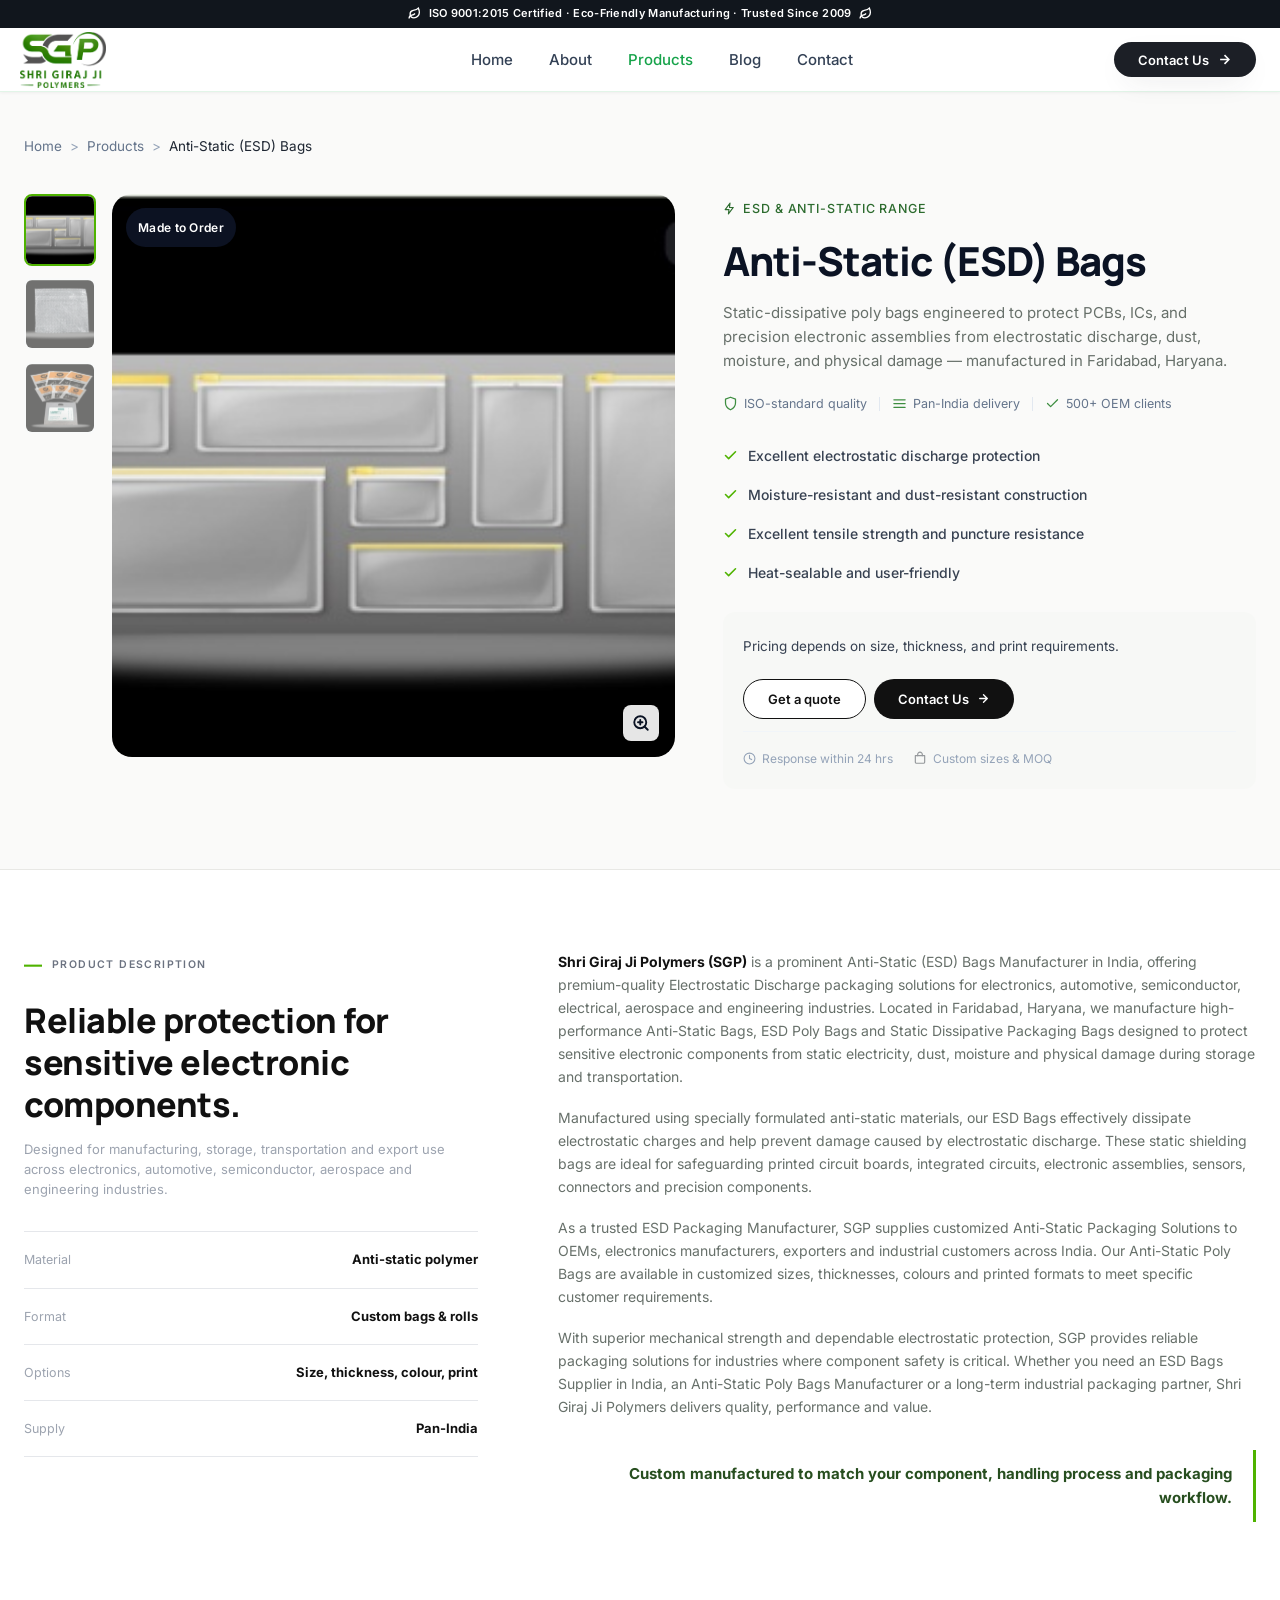
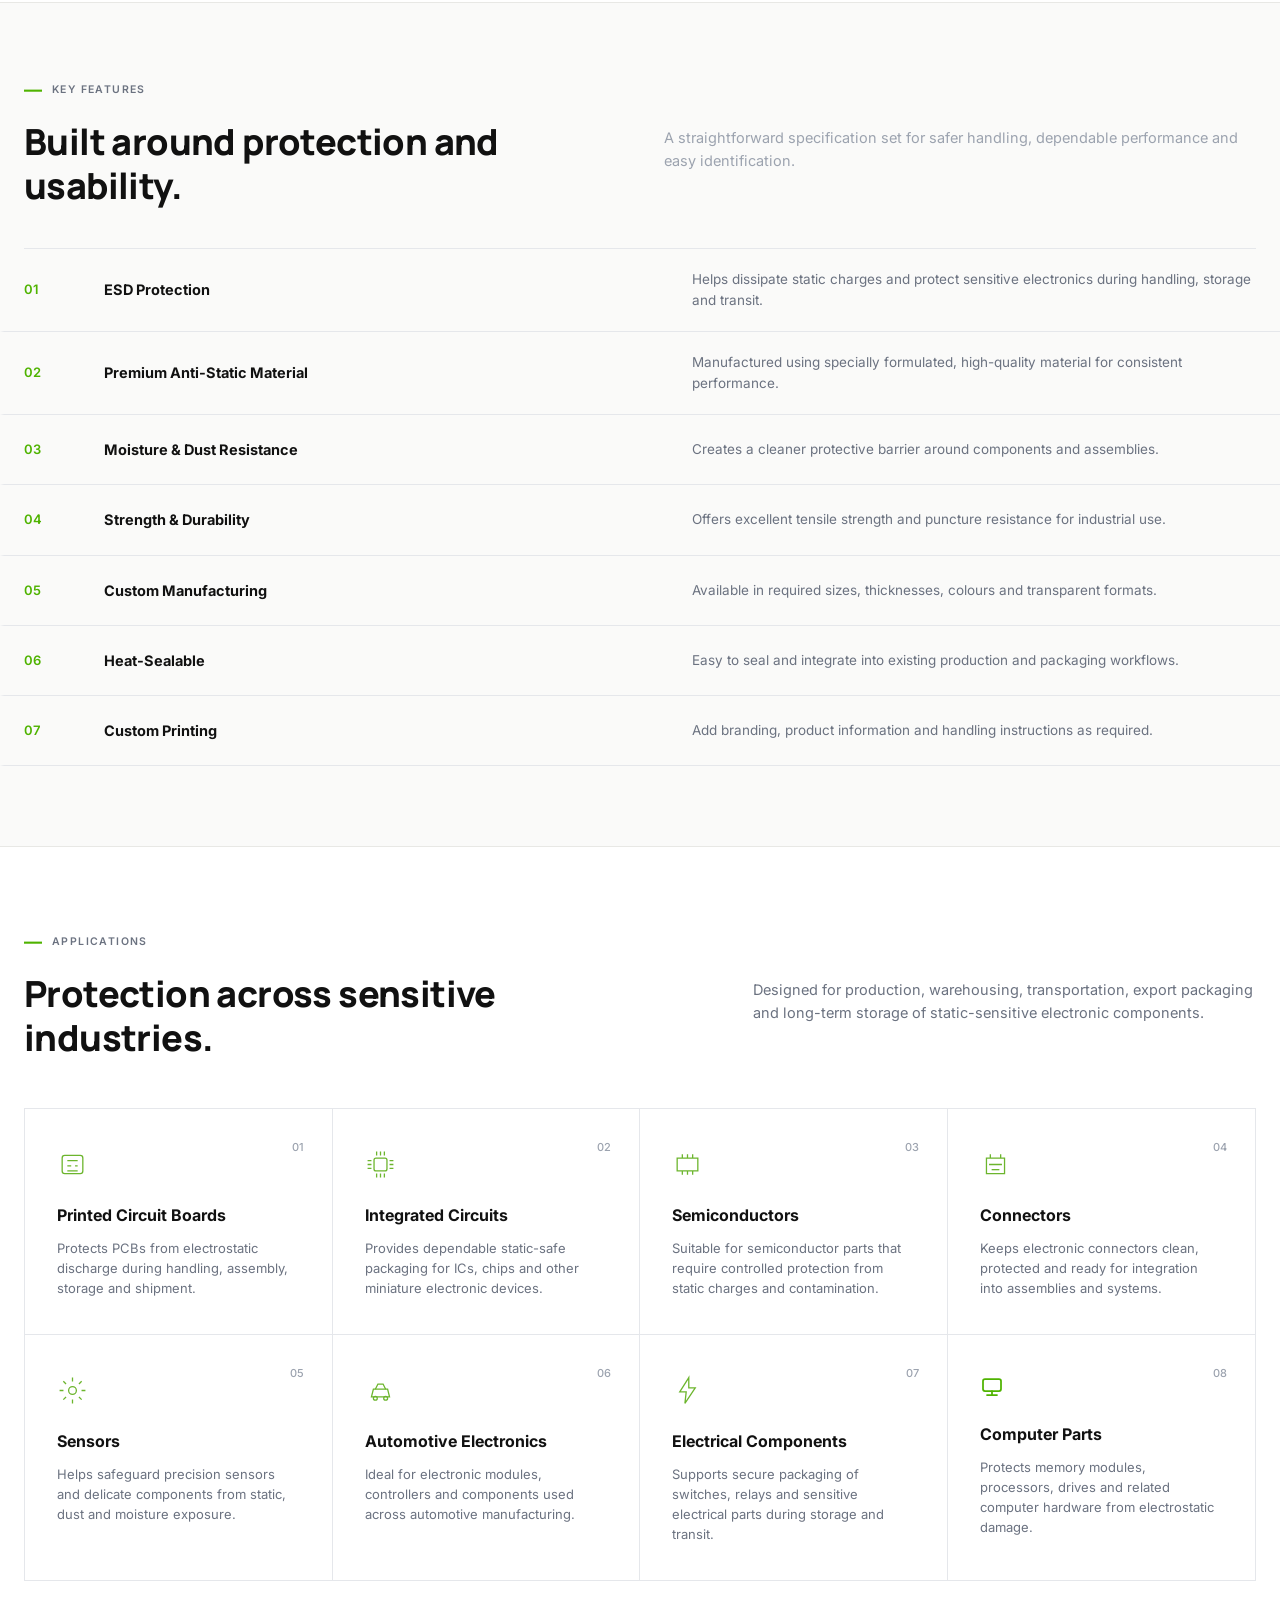
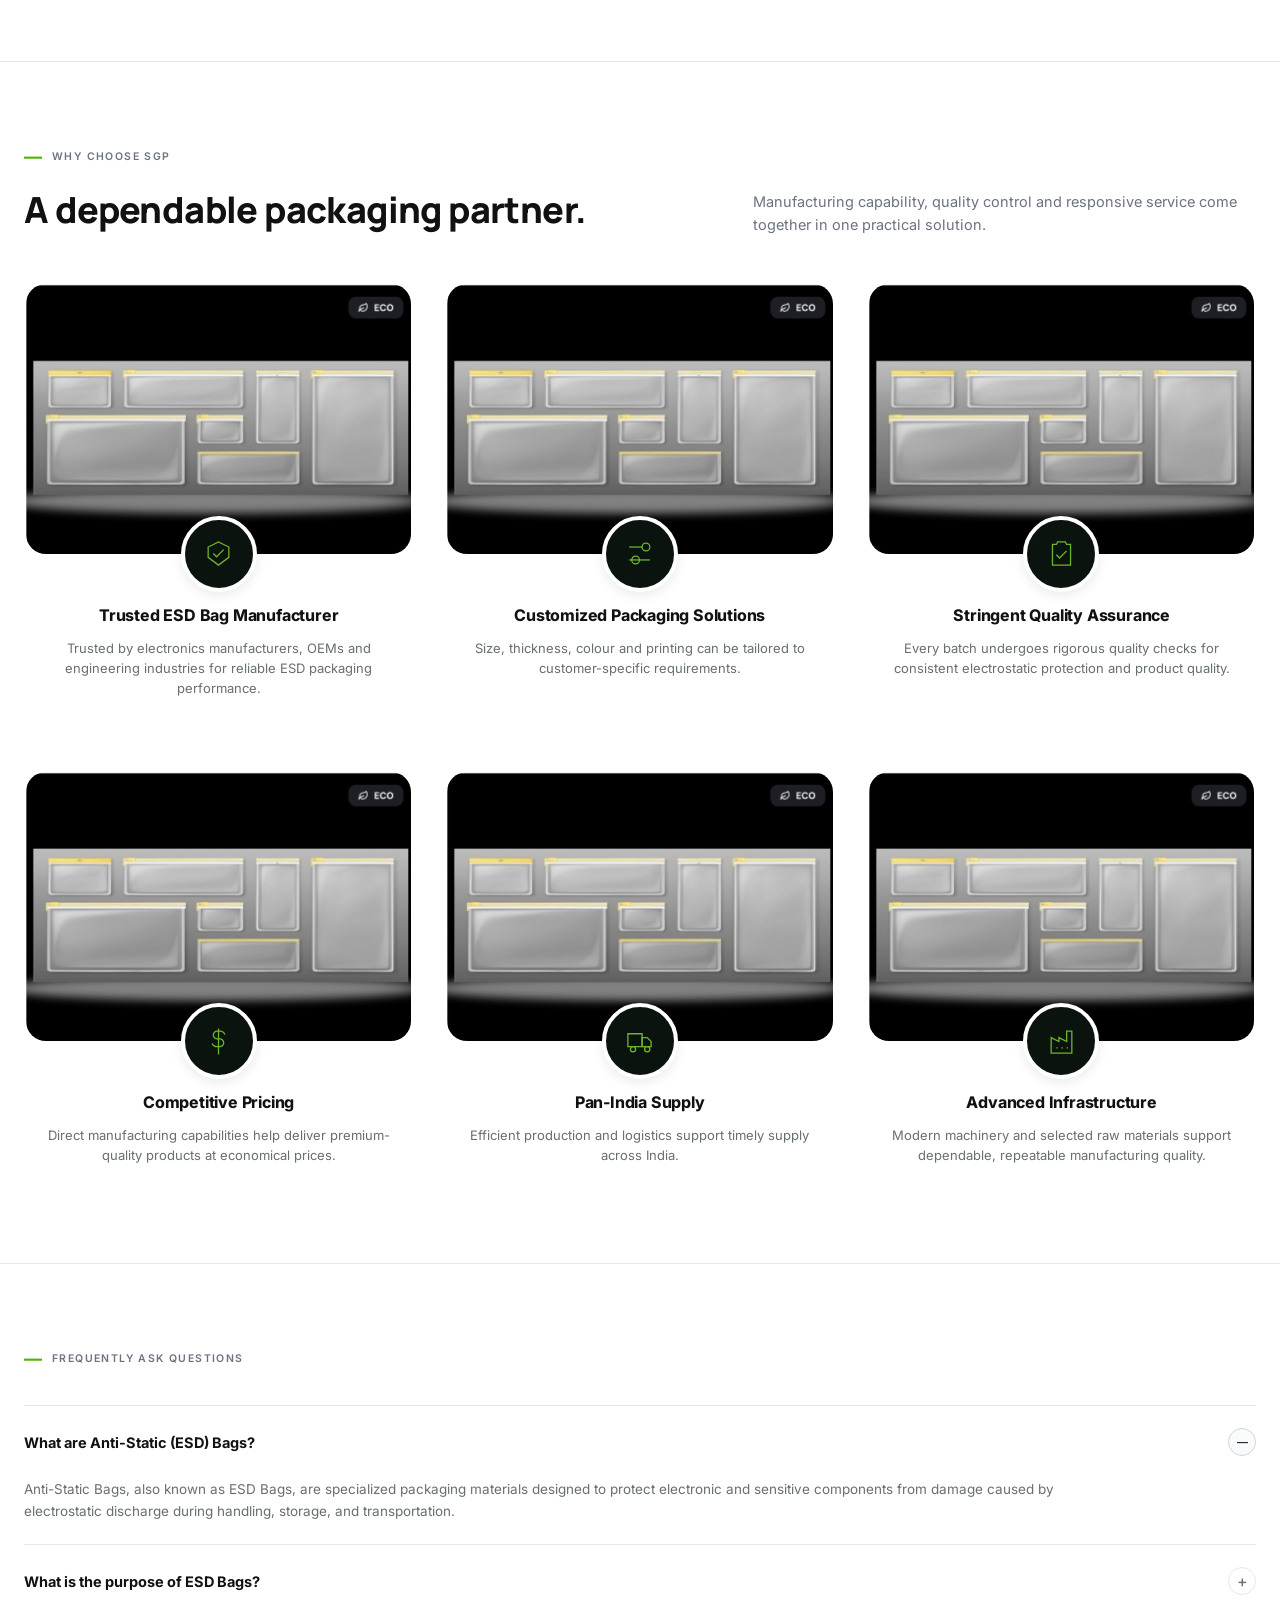
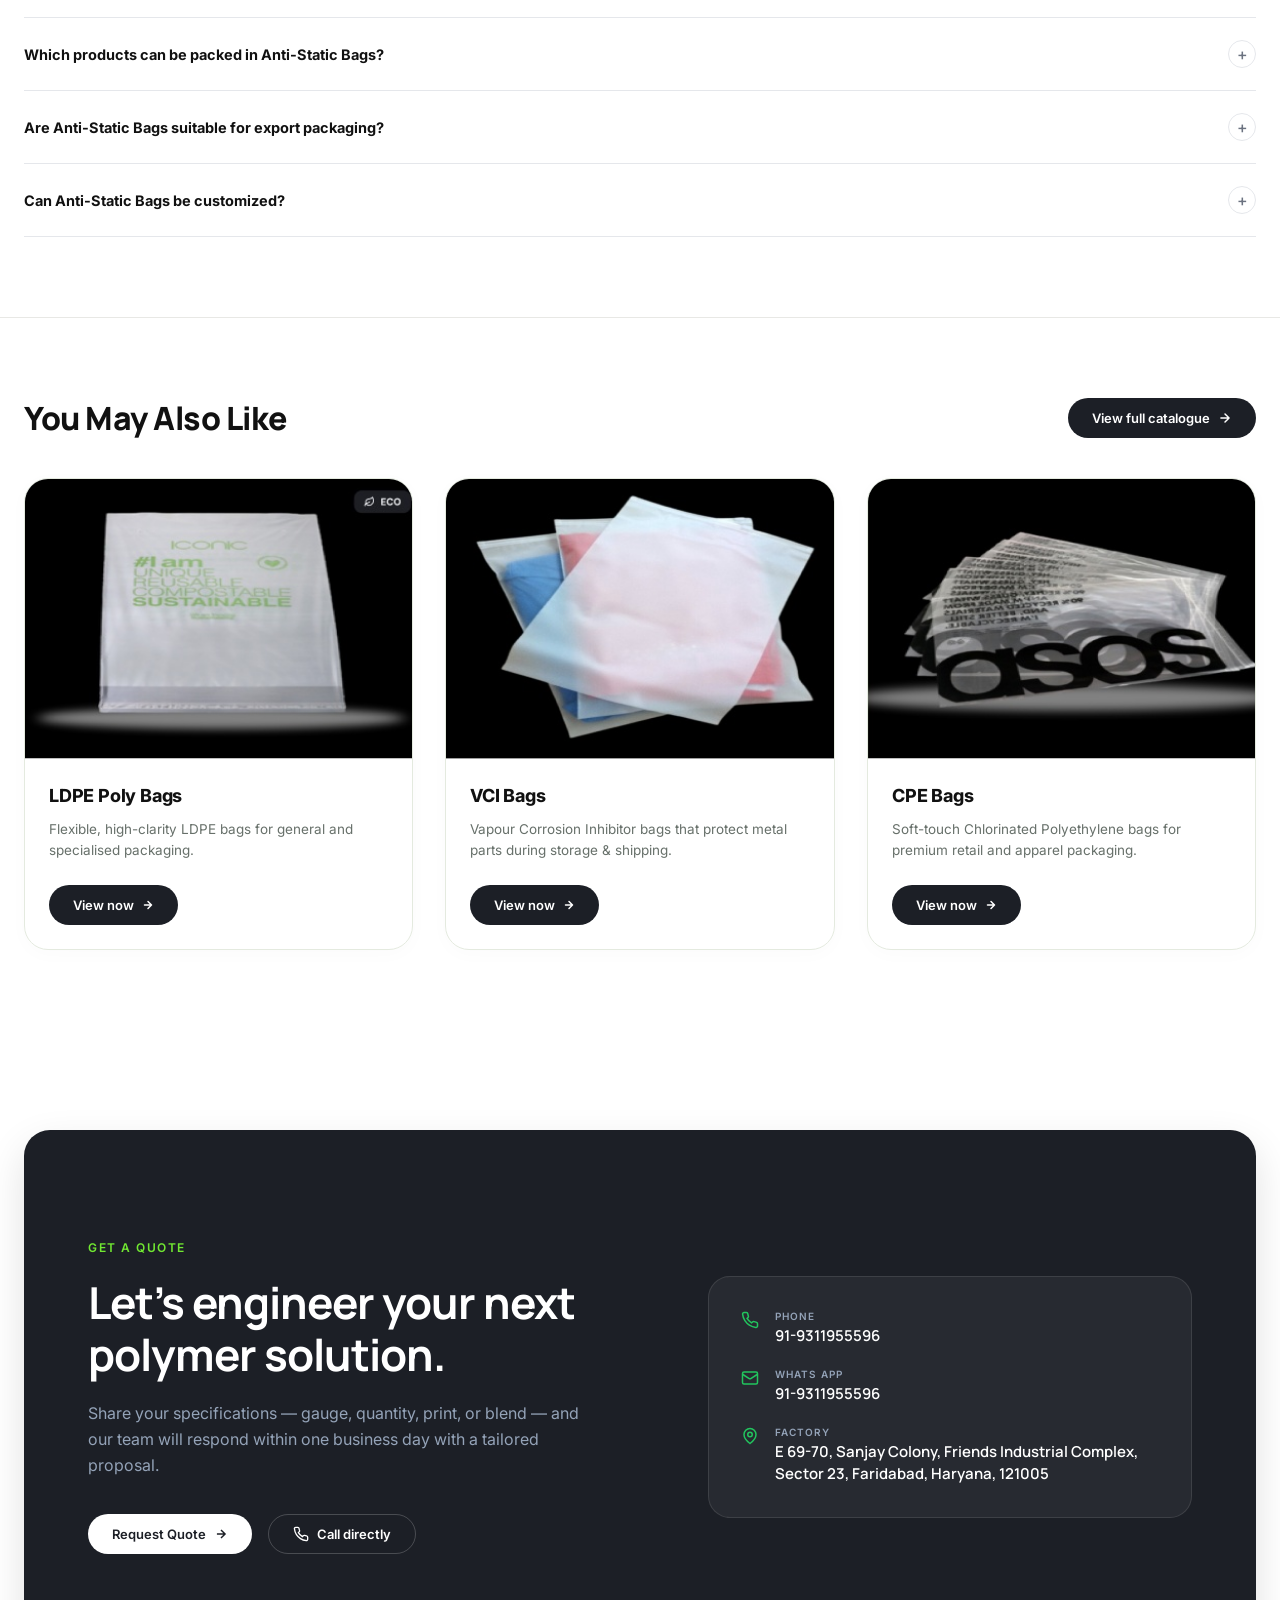
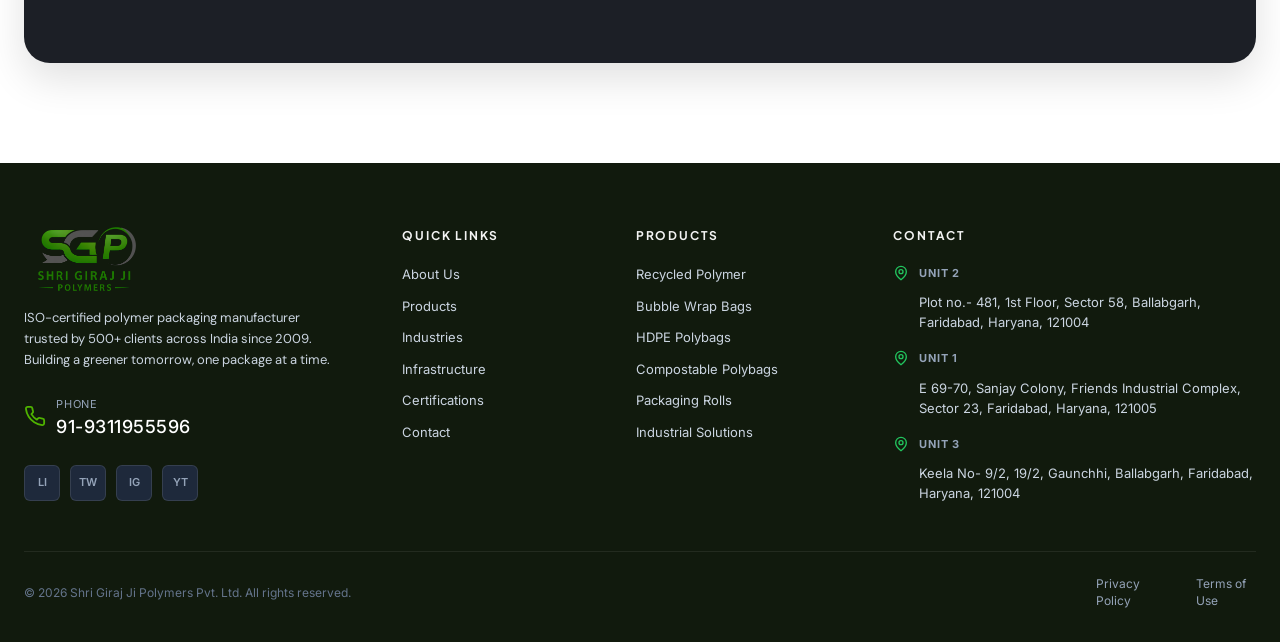
<file: anti-static-esd-bags.html>
<!DOCTYPE html>
<html lang="en">
<head>
  <meta charset="UTF-8">
  <meta name="viewport" content="width=device-width, initial-scale=1.0">
  <title>Shri Girraj Ji Polymers - Anti-Static (ESD) Bags</title>
  <link rel="stylesheet" href="https://fonts.googleapis.com/css2?family=Inter:wght@400;500;600;700&family=Manrope:wght@400;500;600;700;800&display=swap">
  <link rel="stylesheet" href="css/style.css">
  <style>
    body { background-color: #FAFAF9; }
  </style>
</head>
<body>

  <!-- Header / Navigation -->
  <header class="header">
    <!-- Top Header Bar -->
    <div class="top-header">
      <div class="top-header-container">
        <div class="top-header-content">
          <svg class="top-leaf-icon" width="13" height="13" viewBox="0 0 24 24" fill="none" stroke="currentColor" stroke-width="2.5"><path d="M11 20A7 7 0 0 1 9.8 6.1C15.5 5 17 4.4 19 2c1 2 2 4.18 2 8 0 5.5-4.78 10-10 10Z"/><path d="M2 21c0-3 1.85-5.36 5.08-6C9.5 14.52 12 13 13 12"/></svg>
          <span>ISO 9001:2015 Certified · Eco-Friendly Manufacturing · Trusted Since 2009</span>
          <svg class="top-leaf-icon" width="13" height="13" viewBox="0 0 24 24" fill="none" stroke="currentColor" stroke-width="2.5"><path d="M11 20A7 7 0 0 1 9.8 6.1C15.5 5 17 4.4 19 2c1 2 2 4.18 2 8 0 5.5-4.78 10-10 10Z"/><path d="M2 21c0-3 1.85-5.36 5.08-6C9.5 14.52 12 13 13 12"/></svg>
        </div>
      </div>
    </div>

    <!-- Main Header Bar -->
    <div class="main-header">
      <div class="main-header-container">
        <a href="index.html" class="brand-logo-img">
          <img src="assets/images/logo.png" alt="Shri Girraj Ji Polymers Logo" class="logo-image">
        </a>

        <nav class="nav-links">
          <a href="index.html" class="nav-link">Home</a>
          <a href="about.html" class="nav-link">About</a>
          <a href="products.html" class="nav-link active">Products</a>
          <a href="blog.html" class="nav-link">Blog</a>
          <a href="contact.html" class="nav-link">Contact</a>
        </nav>

        <div class="header-right-action">
          <a href="contact.html" class="btn-contact-us">
            <span>Contact Us</span>
            <svg width="15" height="15" viewBox="0 0 24 24" fill="none" stroke="currentColor" stroke-width="2.5"><path d="M5 12h14M12 5l7 7-7 7"/></svg>
          </a>

          <button class="mobile-menu-btn" aria-label="Toggle Navigation">
            <svg width="24" height="24" viewBox="0 0 24 24" fill="none" stroke="currentColor" stroke-width="2"><path d="M4 6h16M4 12h16M4 18h16"/></svg>
          </button>
        </div>
      </div>
    </div>

    <!-- Mobile Nav Menu -->
    <div class="mobile-nav">
      <a href="index.html" class="nav-link">Home</a>
      <a href="about.html" class="nav-link">About</a>
      <a href="products.html" class="nav-link active">Products</a>
      <a href="blog.html" class="nav-link">Blog</a>
      <a href="contact.html" class="nav-link">Contact</a>
    </div>
  </header>

  <!-- Product Single Hero Section -->
  <section class="product-single-hero">
    <div class="container">
      <!-- Breadcrumbs -->
      <div class="product-single-breadcrumb">
        <a href="index.html">Home</a>
        <span class="product-single-breadcrumb-separator">&gt;</span>
        <a href="products.html">Products</a>
        <span class="product-single-breadcrumb-separator">&gt;</span>
        <span>Anti-Static (ESD) Bags</span>
      </div>

      <div class="product-single-hero-grid">
        <!-- Gallery Block (Left) -->
        <div class="product-single-gallery">
          <div class="product-thumb-stack">
            <div class="product-thumb-item active" data-large="assets/images/product-card-1.jpg">
              <img src="assets/images/product-card-1.jpg" alt="Anti-Static Bag Gallery view 1">
            </div>
            <div class="product-thumb-item" data-large="assets/images/product-card-2.jpg">
              <img src="assets/images/product-card-2.jpg" alt="Anti-Static Bag Gallery view 2">
            </div>
            <div class="product-thumb-item" data-large="assets/images/product-card-3.jpg">
              <img src="assets/images/product-card-3.jpg" alt="Anti-Static Bag Gallery view 3">
            </div>
          </div>

          <div class="product-main-image-wrap">
            <!-- Made to Order badge -->
            <div class="product-made-to-order-badge">Made to Order</div>
            <img src="assets/images/product-card-1.jpg" alt="Anti-Static (ESD) Bags" class="product-main-image">
            <div class="product-zoom-icon" aria-label="Expand image">
              <svg width="18" height="18" viewBox="0 0 24 24" fill="none" stroke="currentColor" stroke-width="2.5" stroke-linecap="round" stroke-linejoin="round">
                <circle cx="11" cy="11" r="8"/><path d="m21 21-4.35-4.35M11 8v6M8 11h6"/>
              </svg>
            </div>
          </div>
        </div>

        <!-- Overview Details (Right) -->
        <div class="product-single-overview">
          <!-- Category label -->
          <div class="product-category-label">
<svg width="13" height="13" viewBox="0 0 13 13" fill="none" xmlns="http://www.w3.org/2000/svg">
<path d="M7.04102 1.08337L2.16602 7.58337H5.95768L5.41602 11.9167L10.291 5.41671H6.49935L7.04102 1.08337Z" stroke="#2C6B2E" stroke-width="1.08333" stroke-linecap="round" stroke-linejoin="round"/>
</svg>
            <span>ESD &amp; ANTI-STATIC RANGE</span>
          </div>

          <h1 class="product-single-title">Anti-Static (ESD) Bags</h1>
          
          <p class="product-single-desc">
            Static-dissipative poly bags engineered to protect PCBs, ICs, and precision electronic assemblies from electrostatic discharge, dust, moisture, and physical damage — manufactured in Faridabad, Haryana.
          </p>

          <!-- Inline attribute badges row -->
          <div class="product-attr-row">
            <div class="product-attr-item">
<svg width="15" height="15" viewBox="0 0 15 15" fill="none" xmlns="http://www.w3.org/2000/svg">
<path d="M7.5 13.75C7.5 13.75 12.5 11.25 12.5 6.875V3.125L7.5 1.25L2.5 3.125V6.875C2.5 11.25 7.5 13.75 7.5 13.75Z" stroke="#3E8E41" stroke-width="1.25" stroke-linecap="round" stroke-linejoin="round"/>
</svg>
              <span>ISO-standard quality</span>
            </div>
            <div class="product-attr-divider"></div>
            <div class="product-attr-item">
<svg width="15" height="15" viewBox="0 0 15 15" fill="none" xmlns="http://www.w3.org/2000/svg">
<path d="M1.875 7.5H13.125M1.875 3.75H13.125M1.875 11.25H13.125" stroke="#3E8E41" stroke-width="1.25" stroke-linecap="round" stroke-linejoin="round"/>
</svg>
              <span>Pan-India delivery</span>
            </div>
            <div class="product-attr-divider"></div>
            <div class="product-attr-item">
<svg width="15" height="15" viewBox="0 0 15 15" fill="none" xmlns="http://www.w3.org/2000/svg">
<path d="M12.5 3.75L5.625 10.625L2.5 7.5" stroke="#3E8E41" stroke-width="1.25" stroke-linecap="round" stroke-linejoin="round"/>
</svg>
              <span>500+ OEM clients</span>
            </div>
          </div>

          <!-- Feature bullets – simple green tick, no circle -->
          <ul class="product-single-bullets">
            <li class="product-single-bullet-item">
              <svg width="15" height="15" viewBox="0 0 24 24" fill="none" stroke="#4FB300" stroke-width="2.5" stroke-linecap="round" stroke-linejoin="round"><path d="M20 6 9 17 4 12"/></svg>
              <span>Excellent electrostatic discharge protection</span>
            </li>
            <li class="product-single-bullet-item">
              <svg width="15" height="15" viewBox="0 0 24 24" fill="none" stroke="#4FB300" stroke-width="2.5" stroke-linecap="round" stroke-linejoin="round"><path d="M20 6 9 17 4 12"/></svg>
              <span>Moisture-resistant and dust-resistant construction</span>
            </li>
            <li class="product-single-bullet-item">
              <svg width="15" height="15" viewBox="0 0 24 24" fill="none" stroke="#4FB300" stroke-width="2.5" stroke-linecap="round" stroke-linejoin="round"><path d="M20 6 9 17 4 12"/></svg>
              <span>Excellent tensile strength and puncture resistance</span>
            </li>
            <li class="product-single-bullet-item">
              <svg width="15" height="15" viewBox="0 0 24 24" fill="none" stroke="#4FB300" stroke-width="2.5" stroke-linecap="round" stroke-linejoin="round"><path d="M20 6 9 17 4 12"/></svg>
              <span>Heat-sealable and user-friendly</span>
            </li>
          </ul>

          <!-- Pricing / Order card -->
          <div class="product-order-card">
            <div class="product-order-lead">
              Pricing depends on size, thickness, and print requirements.
            </div>
            <div class="product-order-actions">
              <a href="#contact" class="btn-quote-outline">Get a quote</a>
              <a href="#contact" class="btn-sample-filled">
                Contact Us
                <svg width="13" height="13" viewBox="0 0 24 24" fill="none" stroke="currentColor" stroke-width="2.5" stroke-linecap="round" stroke-linejoin="round"><path d="M5 12h14M12 5l7 7-7 7"/></svg>
              </a>
            </div>
            <div class="product-order-meta-row">
              <div class="product-order-meta-item">
                <svg width="13" height="13" viewBox="0 0 24 24" fill="none" stroke="#94A3B8" stroke-width="2" stroke-linecap="round" stroke-linejoin="round"><circle cx="12" cy="12" r="10"/><polyline points="12 6 12 12 16 14"/></svg>
                <span>Response within 24 hrs</span>
              </div>
              <div class="product-order-meta-item">
<svg width="14" height="14" viewBox="0 0 14 14" fill="none" xmlns="http://www.w3.org/2000/svg">
<g clip-path="url(#clip0_306_1780)">
<path d="M2.33398 4.66669H11.6673V11.0834C11.6673 11.3928 11.5444 11.6895 11.3256 11.9083C11.1068 12.1271 10.8101 12.25 10.5007 12.25H3.50065C3.19123 12.25 2.89449 12.1271 2.67569 11.9083C2.4569 11.6895 2.33398 11.3928 2.33398 11.0834V4.66669Z" stroke="#95989B" stroke-width="1.16667" stroke-linecap="round" stroke-linejoin="round"/>
<path d="M4.66602 4.66669V3.50002C4.66602 2.88118 4.91185 2.28769 5.34943 1.8501C5.78702 1.41252 6.38051 1.16669 6.99935 1.16669C7.61819 1.16669 8.21168 1.41252 8.64926 1.8501C9.08685 2.28769 9.33268 2.88118 9.33268 3.50002V4.66669" stroke="#95989B" stroke-width="1.16667" stroke-linecap="round" stroke-linejoin="round"/>
</g>
<defs>
<clipPath id="clip0_306_1780">
<rect width="14" height="14" fill="white"/>
</clipPath>
</defs>
</svg>
                <span>Custom sizes &amp; MOQ</span>
              </div>
            </div>
          </div>
        </div>
      </div>
    </div>
  </section>


  <!-- Product Description Section -->
  <section class="product-description-section">
    <div class="container">
      <div class="product-desc-grid">

        <!-- Left Column -->
        <div class="product-desc-left">
          <div class="product-desc-badge">
            <span class="pdesc-dash">—</span>
            <span class="pdesc-badge-text">PRODUCT DESCRIPTION</span>
          </div>

          <h2 class="product-desc-heading">Reliable protection for sensitive electronic components.</h2>

          <p class="product-desc-subtitle">Designed for manufacturing, storage, transportation and export use across electronics, automotive, semiconductor, aerospace and engineering industries.</p>

          <!-- Spec rows -->
          <div class="product-spec-rows">
            <div class="product-spec-row">
              <span class="spec-row-label">Material</span>
              <span class="spec-row-value">Anti-static polymer</span>
            </div>
            <div class="product-spec-row">
              <span class="spec-row-label">Format</span>
              <span class="spec-row-value">Custom bags &amp; rolls</span>
            </div>
            <div class="product-spec-row">
              <span class="spec-row-label">Options</span>
              <span class="spec-row-value">Size, thickness, colour, print</span>
            </div>
            <div class="product-spec-row">
              <span class="spec-row-label">Supply</span>
              <span class="spec-row-value">Pan-India</span>
            </div>
          </div>
        </div>

        <!-- Right Column -->
        <div class="product-desc-right">
          <div class="product-desc-body">
            <p><strong>Shri Giraj Ji Polymers (SGP)</strong> is a prominent Anti-Static (ESD) Bags Manufacturer in India, offering premium-quality Electrostatic Discharge packaging solutions for electronics, automotive, semiconductor, electrical, aerospace and engineering industries. Located in Faridabad, Haryana, we manufacture high-performance Anti-Static Bags, ESD Poly Bags and Static Dissipative Packaging Bags designed to protect sensitive electronic components from static electricity, dust, moisture and physical damage during storage and transportation.</p>

            <p>Manufactured using specially formulated anti-static materials, our ESD Bags effectively dissipate electrostatic charges and help prevent damage caused by electrostatic discharge. These static shielding bags are ideal for safeguarding printed circuit boards, integrated circuits, electronic assemblies, sensors, connectors and precision components.</p>

            <p>As a trusted ESD Packaging Manufacturer, SGP supplies customized Anti-Static Packaging Solutions to OEMs, electronics manufacturers, exporters and industrial customers across India. Our Anti-Static Poly Bags are available in customized sizes, thicknesses, colours and printed formats to meet specific customer requirements.</p>

            <p>With superior mechanical strength and dependable electrostatic protection, SGP provides reliable packaging solutions for industries where component safety is critical. Whether you need an ESD Bags Supplier in India, an Anti-Static Poly Bags Manufacturer or a long-term industrial packaging partner, Shri Giraj Ji Polymers delivers quality, performance and value.</p>
          </div>

          <!-- Quote block -->
          <div class="product-desc-quote">
            <p>Custom manufactured to match your component, handling process and packaging workflow.</p>
          </div>
        </div>

      </div>
    </div>
  </section>
  <section class="key-features-section">
    <div class="container">

      <!-- Badge above header grid -->
      <div class="kf-badge">
        <span class="kf-badge-dash">—</span>
        <span class="kf-badge-text">KEY FEATURES</span>
      </div>

      <!-- Header row -->
      <div class="kf-header">
        <div class="kf-header-left">
          <h2 class="kf-heading">Built around protection and usability.</h2>
        </div>
        <div class="kf-header-right">
          <p class="kf-subtitle">A straightforward specification set for safer handling, dependable performance and easy identification.</p>
        </div>
      </div>

      <!-- Feature rows -->
      <div class="kf-rows">

        <div class="kf-row">
          <span class="kf-num">01</span>
          <span class="kf-name">ESD Protection</span>
          <span class="kf-desc">Helps dissipate static charges and protect sensitive electronics during handling, storage and transit.</span>
        </div>

        <div class="kf-row">
          <span class="kf-num">02</span>
          <span class="kf-name">Premium Anti-Static Material</span>
          <span class="kf-desc">Manufactured using specially formulated, high-quality material for consistent performance.</span>
        </div>

        <div class="kf-row">
          <span class="kf-num">03</span>
          <span class="kf-name">Moisture &amp; Dust Resistance</span>
          <span class="kf-desc">Creates a cleaner protective barrier around components and assemblies.</span>
        </div>

        <div class="kf-row">
          <span class="kf-num">04</span>
          <span class="kf-name">Strength &amp; Durability</span>
          <span class="kf-desc">Offers excellent tensile strength and puncture resistance for industrial use.</span>
        </div>

        <div class="kf-row">
          <span class="kf-num">05</span>
          <span class="kf-name">Custom Manufacturing</span>
          <span class="kf-desc">Available in required sizes, thicknesses, colours and transparent formats.</span>
        </div>

        <div class="kf-row">
          <span class="kf-num">06</span>
          <span class="kf-name">Heat-Sealable</span>
          <span class="kf-desc">Easy to seal and integrate into existing production and packaging workflows.</span>
        </div>

        <div class="kf-row">
          <span class="kf-num">07</span>
          <span class="kf-name">Custom Printing</span>
          <span class="kf-desc">Add branding, product information and handling instructions as required.</span>
        </div>

      </div>
    </div>
  </section>


  <!-- Applications Section -->
  <section class="applications-section">
    <div class="container">
      
      <!-- Badge above header grid -->
      <div class="app-badge">
        <span class="app-badge-dash">—</span>
        <span class="app-badge-text">APPLICATIONS</span>
      </div>

      <!-- Header row -->
      <div class="app-header">
        <div class="app-header-left">
          <h2 class="app-heading">Protection across sensitive <br>industries.</h2>
        </div>
        <div class="app-header-right">
          <p class="app-subtitle">Designed for production, warehousing, transportation, export packaging and long-term storage of static-sensitive electronic components.</p>
        </div>
      </div>

      <!-- Applications Grid -->
      <div class="applications-grid">

        <!-- Card 1 -->
        <div class="application-card">
          <span class="app-card-num">01</span>
          <div class="app-card-icon">
<svg width="31" height="31" viewBox="0 0 31 31" fill="none" xmlns="http://www.w3.org/2000/svg">
<path d="M23.2467 6.4574H7.74897C6.32244 6.4574 5.16602 7.61382 5.16602 9.04035V21.9551C5.16602 23.3816 6.32244 24.538 7.74897 24.538H23.2467C24.6732 24.538 25.8296 23.3816 25.8296 21.9551V9.04035C25.8296 7.61382 24.6732 6.4574 23.2467 6.4574Z" stroke="#6CB52D" stroke-width="1.29148"/>
<path d="M10.332 11.6233H20.6638M10.332 16.7892H14.2065M18.0809 16.7892H20.6638M10.332 21.9551H20.6638" stroke="#6CB52D" stroke-width="1.29148"/>
</svg>
              
          </div>
          <h3 class="app-card-title">Printed Circuit Boards</h3>
          <p class="app-card-desc">Protects PCBs from electrostatic discharge during handling, assembly, storage and shipment.</p>
        </div>

        <!-- Card 2 -->
        <div class="application-card">
          <span class="app-card-num">02</span>
          <div class="app-card-icon">
            <svg width="31" height="31" viewBox="0 0 31 31" fill="none" xmlns="http://www.w3.org/2000/svg">
<path d="M20.0186 9.04034H10.9782C9.90834 9.04034 9.04102 9.90766 9.04102 10.9776V20.0179C9.04102 21.0878 9.90834 21.9551 10.9782 21.9551H20.0186C21.0884 21.9551 21.9558 21.0878 21.9558 20.0179V10.9776C21.9558 9.90766 21.0884 9.04034 20.0186 9.04034Z" stroke="#6CB52D" stroke-width="1.29148"/>
<path d="M11.6224 2.58295V6.45737M15.4968 2.58295V6.45737M19.3712 2.58295V6.45737M11.6224 24.538V28.4124M15.4968 24.538V28.4124M19.3712 24.538V28.4124M2.58203 11.6233H6.45646M2.58203 15.4977H6.45646M2.58203 19.3721H6.45646M24.5371 11.6233H28.4115M24.5371 15.4977H28.4115M24.5371 19.3721H28.4115" stroke="#6CB52D" stroke-width="1.29148"/>
</svg>

          </div>
          <h3 class="app-card-title">Integrated Circuits</h3>
          <p class="app-card-desc">Provides dependable static-safe packaging for ICs, chips and other miniature electronic devices.</p>
        </div>

        <!-- Card 3 -->
        <div class="application-card">
          <span class="app-card-num">03</span>
          <div class="app-card-icon">
           <svg width="31" height="31" viewBox="0 0 31 31" fill="none" xmlns="http://www.w3.org/2000/svg">
<path d="M5.16602 9.04034H25.8296V21.9551H5.16602V9.04034Z" stroke="#6CB52D" stroke-width="1.29148"/>
<path d="M10.332 9.04032V5.16589M15.4979 9.04032V5.16589M20.6638 9.04032V5.16589M10.332 25.8295V21.9551M15.4979 25.8295V21.9551M20.6638 25.8295V21.9551" stroke="#6CB52D" stroke-width="1.29148"/>
</svg>

          </div>
          <h3 class="app-card-title">Semiconductors</h3>
          <p class="app-card-desc">Suitable for semiconductor parts that require controlled protection from static charges and contamination.</p>
        </div>

        <!-- Card 4 -->
        <div class="application-card">
          <span class="app-card-num">04</span>
          <div class="app-card-icon">
            <svg width="31" height="31" viewBox="0 0 31 31" fill="none" xmlns="http://www.w3.org/2000/svg">
<path d="M10.3315 9.04032V5.16589M20.6633 9.04032V5.16589M9.03998 15.4977H21.9547M6.45703 9.04032H24.5377V24.538H6.45703V9.04032Z" stroke="#6CB52D" stroke-width="1.29148"/>
<path d="M11.623 20.6636H19.3719" stroke="#6CB52D" stroke-width="1.29148"/>
</svg>

          </div>
          <h3 class="app-card-title">Connectors</h3>
          <p class="app-card-desc">Keeps electronic connectors clean, protected and ready for integration into assemblies and systems.</p>
        </div>

        <!-- Card 5 -->
        <div class="application-card">
          <span class="app-card-num">05</span>
          <div class="app-card-icon">
            <svg width="31" height="31" viewBox="0 0 31 31" fill="none" xmlns="http://www.w3.org/2000/svg">
<path d="M15.4975 19.3721C17.6373 19.3721 19.3719 17.6375 19.3719 15.4977C19.3719 13.3579 17.6373 11.6233 15.4975 11.6233C13.3577 11.6233 11.623 13.3579 11.623 15.4977C11.623 17.6375 13.3577 19.3721 15.4975 19.3721Z" stroke="#6CB52D" stroke-width="1.29148"/>
<path d="M15.4968 2.58301V6.45743M15.4968 24.5381V28.4125M2.58203 15.4978H6.45646M24.5371 15.4978H28.4115M6.32731 6.32829L9.03941 9.04038M21.9542 21.9551L24.6663 24.6672M24.6663 6.32829L21.9542 9.04038M9.03941 21.9551L6.32731 24.6672" stroke="#6CB52D" stroke-width="1.29148"/>
</svg>

          </div>
          <h3 class="app-card-title">Sensors</h3>
          <p class="app-card-desc">Helps safeguard precision sensors and delicate components from static, dust and moisture exposure.</p>
        </div>

        <!-- Card 6 -->
        <div class="application-card">
          <span class="app-card-num">06</span>
          <div class="app-card-icon">
            <svg width="31" height="31" viewBox="0 0 31 31" fill="none" xmlns="http://www.w3.org/2000/svg">
<path d="M6.45703 21.955H24.5377L22.6005 14.2062H8.39424L6.45703 21.955Z" stroke="#6CB52D" stroke-width="1.29148"/>
<path d="M10.3317 25.1838C11.4016 25.1838 12.269 24.3164 12.269 23.2465C12.269 22.1766 11.4016 21.3093 10.3317 21.3093C9.26185 21.3093 8.39453 22.1766 8.39453 23.2465C8.39453 24.3164 9.26185 25.1838 10.3317 25.1838Z" stroke="#6CB52D" stroke-width="1.29148"/>
<path d="M20.6638 25.1838C21.7337 25.1838 22.601 24.3164 22.601 23.2465C22.601 22.1766 21.7337 21.3093 20.6638 21.3093C19.5939 21.3093 18.7266 22.1766 18.7266 23.2465C18.7266 24.3164 19.5939 25.1838 20.6638 25.1838Z" stroke="#6CB52D" stroke-width="1.29148"/>
<path d="M10.332 14.2062L12.915 9.04028H18.0809L20.6638 14.2062" stroke="#6CB52D" stroke-width="1.29148"/>
</svg>

          </div>
          <h3 class="app-card-title">Automotive Electronics</h3>
          <p class="app-card-desc">Ideal for electronic modules, controllers and components used across automotive manufacturing.</p>
        </div>

        <!-- Card 7 -->
        <div class="application-card">
          <span class="app-card-num">07</span>
          <div class="app-card-icon">
            <svg width="31" height="31" viewBox="0 0 31 31" fill="none" xmlns="http://www.w3.org/2000/svg">
<g clip-path="url(#clip0_343_2033)">
<path d="M16.7884 2.58301L7.74805 16.7892H14.2054L12.9139 28.4125L23.2457 12.9148H16.7884V2.58301Z" stroke="#6CB52D" stroke-width="1.29148"/>
</g>
<defs>
<clipPath id="clip0_343_2033">
<rect width="30.9954" height="30.9954" fill="white"/>
</clipPath>
</defs>
</svg>

          </div>
          <h3 class="app-card-title">Electrical Components</h3>
          <p class="app-card-desc">Supports secure packaging of switches, relays and sensitive electrical parts during storage and transit.</p>
        </div>

        <!-- Card 8 -->
        <div class="application-card">
          <span class="app-card-num">08</span>
          <div class="app-card-icon">
            <svg width="24" height="24" viewBox="0 0 24 24" fill="none" stroke="#4FB300" stroke-width="1.75" stroke-linecap="round" stroke-linejoin="round">
              <rect x="3" y="4" width="18" height="12" rx="2"/>
              <path d="M7 20h10M12 16v4"/>
            </svg>
          </div>
          <h3 class="app-card-title">Computer Parts</h3>
          <p class="app-card-desc">Protects memory modules, processors, drives and related computer hardware from electrostatic damage.</p>
        </div>

      </div>
    </div>
  </section>



  <!-- Why Choose SGP Section -->
  <section class="why-choose-section">
    <div class="container">
      
      <!-- Badge above header grid -->
      <div class="why-choose-badge">
        <span class="why-choose-badge-dash">—</span>
        <span class="why-choose-badge-text">WHY CHOOSE SGP</span>
      </div>

      <!-- Header row -->
      <div class="why-choose-header">
        <div class="why-choose-header-left">
          <h2 class="why-choose-heading">A dependable packaging partner.</h2>
        </div>
        <div class="why-choose-header-right">
          <p class="why-choose-subtitle">Manufacturing capability, quality control and responsive service come together in one practical solution.</p>
        </div>
      </div>

      <!-- Why Choose Grid -->
      <div class="why-choose-grid">

        <!-- Card 1 -->
        <div class="why-choose-card">
          <div class="why-choose-media">
            <img src="assets/images/product-card-1.jpg" alt="Trusted ESD Bag Manufacturer">
            <div class="why-choose-icon-circle">
              <svg width="31" height="31" viewBox="0 0 31 31" fill="none" xmlns="http://www.w3.org/2000/svg">
<path d="M5.16602 19.3721V9.04029L15.4978 3.87439L25.8296 9.04029V19.3721L15.4978 27.1209L5.16602 19.3721Z" stroke="#6CB52D" stroke-width="1.29148"/>
<path d="M10.332 15.4977L13.5607 18.7264L20.6638 11.6233" stroke="#6CB52D" stroke-width="1.29148"/>
</svg>

            </div>
          </div>
          <div class="why-choose-content">
            <h3 class="why-choose-title">Trusted ESD Bag Manufacturer</h3>
            <p class="why-choose-desc">Trusted by electronics manufacturers, OEMs and engineering industries for reliable ESD packaging performance.</p>
          </div>
        </div>

        <!-- Card 2 -->
        <div class="why-choose-card">
          <div class="why-choose-media">
            <img src="assets/images/product-card-1.jpg" alt="Customized Packaging Solutions">
            <div class="why-choose-icon-circle">
              <svg width="31" height="31" viewBox="0 0 31 31" fill="none" xmlns="http://www.w3.org/2000/svg">
<path d="M5.16602 9.04028H18.0808" stroke="#6CB52D" stroke-width="1.29148"/>
<path d="M5.16602 21.9551H25.8296" stroke="#6CB52D" stroke-width="1.29148"/>
<path d="M21.9545 12.9147C24.0943 12.9147 25.8289 11.1801 25.8289 9.04032C25.8289 6.90053 24.0943 5.16589 21.9545 5.16589C19.8147 5.16589 18.0801 6.90053 18.0801 9.04032C18.0801 11.1801 19.8147 12.9147 21.9545 12.9147Z" stroke="#6CB52D" stroke-width="1.29148"/>
<path d="M11.6225 25.8295C13.7623 25.8295 15.4969 24.0949 15.4969 21.9551C15.4969 19.8153 13.7623 18.0807 11.6225 18.0807C9.48269 18.0807 7.74805 19.8153 7.74805 21.9551C7.74805 24.0949 9.48269 25.8295 11.6225 25.8295Z" stroke="#6CB52D" stroke-width="1.29148"/>
</svg>

            </div>
          </div>
          <div class="why-choose-content">
            <h3 class="why-choose-title">Customized Packaging Solutions</h3>
            <p class="why-choose-desc">Size, thickness, colour and printing can be tailored to customer-specific requirements.</p>
          </div>
        </div>

        <!-- Card 3 -->
        <div class="why-choose-card">
          <div class="why-choose-media">
            <img src="assets/images/product-card-1.jpg" alt="Stringent Quality Assurance">
            <div class="why-choose-icon-circle">
              <svg width="31" height="31" viewBox="0 0 31 31" fill="none" xmlns="http://www.w3.org/2000/svg">
<path d="M11.6229 3.87439H19.3718L20.6633 6.45734H24.5377V27.1209H6.45703V6.45734H10.3315L11.6229 3.87439Z" stroke="#6CB52D" stroke-width="1.29148"/>
<path d="M10.332 16.7892L13.5607 20.0179L20.6638 12.9148" stroke="#6CB52D" stroke-width="1.29148"/>
</svg>

            </div>
          </div>
          <div class="why-choose-content">
            <h3 class="why-choose-title">Stringent Quality Assurance</h3>
            <p class="why-choose-desc">Every batch undergoes rigorous quality checks for consistent electrostatic protection and product quality.</p>
          </div>
        </div>

        <!-- Card 4 -->
        <div class="why-choose-card">
          <div class="why-choose-media">
            <img src="assets/images/product-card-1.jpg" alt="Competitive Pricing">
            <div class="why-choose-icon-circle">
             <svg width="31" height="31" viewBox="0 0 31 31" fill="none" xmlns="http://www.w3.org/2000/svg">
<path d="M15.498 2.58301V28.4125" stroke="#6CB52D" stroke-width="1.29148"/>
<path d="M21.9558 8.39466C21.548 7.37848 20.8279 6.51814 19.8994 5.93782C18.9709 5.3575 17.882 5.08721 16.7899 5.16597H14.2069C13.1794 5.16597 12.1939 5.57417 11.4673 6.30077C10.7407 7.02736 10.3325 8.01284 10.3325 9.0404C10.3325 10.068 10.7407 11.0534 11.4673 11.78C12.1939 12.5066 13.1794 12.9148 14.2069 12.9148H16.7899C17.8174 12.9148 18.8029 13.323 19.5295 14.0496C20.2561 14.7762 20.6643 15.7617 20.6643 16.7892C20.6643 17.8168 20.2561 18.8023 19.5295 19.5289C18.8029 20.2555 17.8174 20.6637 16.7899 20.6637H14.2069C13.1148 20.7424 12.0259 20.4722 11.0974 19.8918C10.1689 19.3115 9.44878 18.4512 9.04102 17.435" stroke="#6CB52D" stroke-width="1.29148"/>
</svg>

            </div>
          </div>
          <div class="why-choose-content">
            <h3 class="why-choose-title">Competitive Pricing</h3>
            <p class="why-choose-desc">Direct manufacturing capabilities help deliver premium-quality products at economical prices.</p>
          </div>
        </div>

        <!-- Card 5 -->
        <div class="why-choose-card">
          <div class="why-choose-media">
            <img src="assets/images/product-card-1.jpg" alt="Pan-India Supply">
            <div class="why-choose-icon-circle">
              <svg width="31" height="31" viewBox="0 0 31 31" fill="none" xmlns="http://www.w3.org/2000/svg">
<path d="M3.875 7.74878H18.0812V20.6635H3.875V7.74878Z" stroke="#6CB52D" stroke-width="1.29148"/>
<path d="M18.0801 11.6233H23.246L27.1204 15.4977V20.6636H18.0801V11.6233Z" stroke="#6CB52D" stroke-width="1.29148"/>
<path d="M9.03998 25.8295C10.4665 25.8295 11.6229 24.673 11.6229 23.2465C11.6229 21.82 10.4665 20.6636 9.03998 20.6636C7.61346 20.6636 6.45703 21.82 6.45703 23.2465C6.45703 24.673 7.61346 25.8295 9.03998 25.8295Z" stroke="#6CB52D" stroke-width="1.29148"/>
<path d="M23.247 25.8295C24.6735 25.8295 25.83 24.673 25.83 23.2465C25.83 21.82 24.6735 20.6636 23.247 20.6636C21.8205 20.6636 20.6641 21.82 20.6641 23.2465C20.6641 24.673 21.8205 25.8295 23.247 25.8295Z" stroke="#6CB52D" stroke-width="1.29148"/>
</svg>

            </div>
          </div>
          <div class="why-choose-content">
            <h3 class="why-choose-title">Pan-India Supply</h3>
            <p class="why-choose-desc">Efficient production and logistics support timely supply across India.</p>
          </div>
        </div>

        <!-- Card 6 -->
        <div class="why-choose-card">
          <div class="why-choose-media">
            <img src="assets/images/product-card-1.jpg" alt="Advanced Infrastructure">
            <div class="why-choose-icon-circle">
             <svg width="31" height="31" viewBox="0 0 31 31" fill="none" xmlns="http://www.w3.org/2000/svg">
<path d="M5.16602 27.1211V11.6234L12.9149 15.4978V11.6234L20.6637 15.4978V5.16602H25.8296V27.1211H5.16602Z" stroke="#6CB52D" stroke-width="1.29148"/>
<path d="M10.332 21.9551H11.6235M15.4979 21.9551H16.7894M20.6638 21.9551H21.9553" stroke="#6CB52D" stroke-width="1.29148"/>
</svg>

            </div>
          </div>
          <div class="why-choose-content">
            <h3 class="why-choose-title">Advanced Infrastructure</h3>
            <p class="why-choose-desc">Modern machinery and selected raw materials support dependable, repeatable manufacturing quality.</p>
          </div>
        </div>

      </div>
    </div>
  </section>


  <!-- FAQ Section -->
  <section class="faqs-section">
    <div class="container">
      
      <!-- Badge at top left -->
      <div class="faq-badge">
        <span class="faq-badge-dash">—</span>
        <span class="faq-badge-text">FREQUENTLY ASK QUESTIONS</span>
      </div>

      <div class="faqs-container">
        
        <!-- FAQ 1 (Active by default) -->
        <div class="faq-item active">
          <button class="faq-trigger">
            <span>What are Anti-Static (ESD) Bags?</span>
            <div class="faq-toggle-btn">
              <span class="plus">+</span>
              <span class="minus">—</span>
            </div>
          </button>
          <div class="faq-content" style="max-height: none;">
            <div class="faq-inner">
              Anti-Static Bags, also known as ESD Bags, are specialized packaging materials designed to protect electronic and sensitive components from damage caused by electrostatic discharge during handling, storage, and transportation.
            </div>
          </div>
        </div>

        <!-- FAQ 2 -->
        <div class="faq-item">
          <button class="faq-trigger">
            <span>What is the purpose of ESD Bags?</span>
            <div class="faq-toggle-btn">
              <span class="plus">+</span>
              <span class="minus">—</span>
            </div>
          </button>
          <div class="faq-content">
            <div class="faq-inner">
ESD Bags help dissipate static charges and prevent electrostatic discharge, thereby safeguarding sensitive electronic devices and assemblies from potential damage.            </div>
          </div>
        </div>

        <!-- FAQ 3 -->
        <div class="faq-item">
          <button class="faq-trigger">
            <span>Which products can be packed in Anti-Static Bags?</span>
            <div class="faq-toggle-btn">
              <span class="plus">+</span>
              <span class="minus">—</span>
            </div>
          </button>
          <div class="faq-content">
            <div class="faq-inner">
              <p class="faq-intro-text">Our ESD Poly Bags are widely used for packaging:</p>
              <ul class="faq-bullet-list">
                <li class="faq-bullet-item">
                  <span class="bullet-green-dot"></span>
                  <span>Printed Circuit Boards (PCBs)</span>
                </li>
                <li class="faq-bullet-item">
                  <span class="bullet-green-dot"></span>
                  <span>Integrated Circuits (ICs)</span>
                </li>
                <li class="faq-bullet-item">
                  <span class="bullet-green-dot"></span>
                  <span>Semiconductors</span>
                </li>
                <li class="faq-bullet-item">
                  <span class="bullet-green-dot"></span>
                  <span>Connectors</span>
                </li>
                <li class="faq-bullet-item">
                  <span class="bullet-green-dot"></span>
                  <span>Sensors</span>
                </li>
                <li class="faq-bullet-item">
                  <span class="bullet-green-dot"></span>
                  <span>Automotive Electronics</span>
                </li>
                <li class="faq-bullet-item">
                  <span class="bullet-green-dot"></span>
                  <span>Electrical Components</span>
                </li>
                <li class="faq-bullet-item">
                  <span class="bullet-green-dot"></span>
                  <span>Computer Parts</span>
                </li>
              </ul>
            </div>
          </div>
        </div>

        <!-- FAQ 4 -->
        <div class="faq-item">
          <button class="faq-trigger">
            <span>Are Anti-Static Bags suitable for export packaging?</span>
            <div class="faq-toggle-btn">
              <span class="plus">+</span>
              <span class="minus">—</span>
            </div>
          </button>
          <div class="faq-content">
            <div class="faq-inner">
            Yes. SGP's Anti-Static Packaging Bags are extensively used for export packaging and long-term storage applications for electronic and electrical components.            </div>
          </div>
        </div>

        <!-- FAQ 5 -->
        <div class="faq-item">
          <button class="faq-trigger">
            <span>Can Anti-Static Bags be customized?</span>
            <div class="faq-toggle-btn">
              <span class="plus">+</span>
              <span class="minus">—</span>
            </div>
          </button>
          <div class="faq-content">
            <div class="faq-inner">
              Yes. Shri Giraj Ji Polymers manufactures customized ESD Bags in different sizes, thicknesses, colours, and printed formats according to customer requirements.            </div>
          </div>
        </div>

      </div>
    </div>
  </section>

  <!-- Related products (You May Also Like) -->
  <section class="also-like-section">
    <div class="container">
      
      <!-- Header with left title and right button -->
      <div class="also-like-header">
        <h2 class="also-like-heading">You May Also Like</h2>
        <a href="products.html" class="also-like-catalog-btn">
          <span>View full catalogue</span>
          <svg width="14" height="14" viewBox="0 0 24 24" fill="none" stroke="currentColor" stroke-width="2.5" stroke-linecap="round" stroke-linejoin="round">
            <path d="M5 12h14M12 5l7 7-7 7"/>
          </svg>
        </a>
      </div>

      <!-- 3-Column Card Grid -->
      <div class="also-like-grid">
        
        <!-- Card 1: LDPE Poly Bags -->
        <div class="also-like-card">
          <div class="also-like-card-media">
            <img src="assets/images/product-card-4.jpg" alt="LDPE Poly Bags">
          </div>
          <div class="also-like-card-body">
            <h3 class="also-like-card-title">LDPE Poly Bags</h3>
            <p class="also-like-card-desc">Flexible, high-clarity LDPE bags for general and specialised packaging.</p>
            <div class="also-like-card-action">
              <a href="products.html" class="also-like-card-btn">
                <span>View now</span>
                <svg width="12" height="12" viewBox="0 0 24 24" fill="none" stroke="currentColor" stroke-width="3" stroke-linecap="round" stroke-linejoin="round">
                  <path d="M5 12h14M12 5l7 7-7 7" />
                </svg>
              </a>
            </div>
          </div>
        </div>

        <!-- Card 2: VCI Bags -->
        <div class="also-like-card">
          <div class="also-like-card-media">
            <img src="assets/images/product-card-5.jpg" alt="VCI Bags">
          </div>
          <div class="also-like-card-body">
            <h3 class="also-like-card-title">VCI Bags</h3>
            <p class="also-like-card-desc">Vapour Corrosion Inhibitor bags that protect metal parts during storage &amp; shipping.</p>
            <div class="also-like-card-action">
              <a href="products.html" class="also-like-card-btn">
                <span>View now</span>
                <svg width="12" height="12" viewBox="0 0 24 24" fill="none" stroke="currentColor" stroke-width="3" stroke-linecap="round" stroke-linejoin="round">
                  <path d="M5 12h14M12 5l7 7-7 7" />
                </svg>
              </a>
            </div>
          </div>
        </div>

        <!-- Card 3: CPE Bags -->
        <div class="also-like-card">
          <div class="also-like-card-media">
            <img src="assets/images/product-card-6.jpg" alt="CPE Bags">
          </div>
          <div class="also-like-card-body">
            <h3 class="also-like-card-title">CPE Bags</h3>
            <p class="also-like-card-desc">Soft-touch Chlorinated Polyethylene bags for premium retail and apparel packaging.</p>
            <div class="also-like-card-action">
              <a href="products.html" class="also-like-card-btn">
                <span>View now</span>
                <svg width="12" height="12" viewBox="0 0 24 24" fill="none" stroke="currentColor" stroke-width="3" stroke-linecap="round" stroke-linejoin="round">
                  <path d="M5 12h14M12 5l7 7-7 7" />
                </svg>
              </a>
            </div>
          </div>
        </div>

      </div>
    </div>
  </section>

  <!-- Get A Quote / CTA Section -->
  <section id="contact" class="cta-section">
    <div class="container">
      <div class="cta-card">
        <div class="cta-left-content">
          <div class="cta-badge">GET A QUOTE</div>
          <h2 class="cta-title">
            Let’s engineer your next<br>polymer solution.
          </h2>
          <p class="cta-sub">
            Share your specifications — gauge, quantity, print, or blend — and our team will respond within one business day with a tailored proposal.
          </p>

          <div class="cta-buttons">
            <a href="mailto:info@shrigirrajjipolymers.com" class="btn-quote">
              Request Quote
              <svg width="14" height="14" viewBox="0 0 24 24" fill="none" stroke="currentColor" stroke-width="2.5"><path d="M5 12h14M12 5l7 7-7 7"/></svg>
            </a>
            <a href="tel:+919311955596" class="btn-call">
              <svg width="16" height="16" viewBox="0 0 24 24" fill="none" stroke="currentColor" stroke-width="2"><path d="M22 16.92v3a2 2 0 0 1-2.18 2 19.79 19.79 0 0 1-8.63-3.07 19.5 19.5 0 0 1-6-6 19.79 19.79 0 0 1-3.07-8.67A2 2 0 0 1 4.11 2h3a2 2 0 0 1 2 1.72 12.84 12.84 0 0 0 .7 2.81 2 2 0 0 1-.45 2.11L8.09 9.91a16 16 0 0 0 6 6l1.27-1.27a2 2 0 0 1 2.11-.45 12.84 12.84 0 0 0 2.81.7A2 2 0 0 1 22 16.92z"/></svg>
              Call directly
            </a>
          </div>
        </div>

        <div class="cta-info-box">
          <div class="cta-info-item">
            <svg class="cta-green-icon" width="18" height="18" viewBox="0 0 24 24" fill="none" stroke="#22c55e" stroke-width="2"><path d="M22 16.92v3a2 2 0 0 1-2.18 2 19.79 19.79 0 0 1-8.63-3.07 19.5 19.5 0 0 1-6-6 19.79 19.79 0 0 1-3.07-8.67A2 2 0 0 1 4.11 2h3a2 2 0 0 1 2 1.72 12.84 12.84 0 0 0 .7 2.81 2 2 0 0 1-.45 2.11L8.09 9.91a16 16 0 0 0 6 6l1.27-1.27a2 2 0 0 1 2.11-.45 12.84 12.84 0 0 0 2.81.7A2 2 0 0 1 22 16.92z"/></svg>
            <div class="cta-info-details">
              <span class="cta-info-label">PHONE</span>
              <span class="cta-info-val">91-9311955596</span>
            </div>
          </div>

          <div class="cta-info-item">
            <svg class="cta-green-icon" width="18" height="18" viewBox="0 0 24 24" fill="none" stroke="#22c55e" stroke-width="2"><rect width="20" height="16" x="2" y="4" rx="2"/><path d="m22 7-8.97 5.7a1.94 1.94 0 0 1-2.06 0L2 7"/></svg>
            <div class="cta-info-details">
              <span class="cta-info-label">WHATS APP</span>
              <span class="cta-info-val">91-9311955596</span>
            </div>
          </div>

          <div class="cta-info-item">
            <svg class="cta-green-icon" width="18" height="18" viewBox="0 0 24 24" fill="none" stroke="#22c55e" stroke-width="2"><path d="M20 10c0 6-8 12-8 12s-8-6-8-12a8 8 0 0 1 16 0Z"/><circle cx="12" cy="10" r="3"/></svg>
            <div class="cta-info-details">
              <span class="cta-info-label">FACTORY</span>
              <span class="cta-info-val">E 69-70, Sanjay Colony, Friends Industrial Complex, Sector 23, Faridabad, Haryana, 121005</span>
            </div>
          </div>
        </div>
      </div>
    </div>
  </section>

  <!-- Footer -->
  <footer class="footer">
    <div class="container">
      <div class="footer-grid">
        <!-- Col 1: BRAND -->
        <div class="footer-col-brand">
          <img src="assets/images/logo.png" alt="Shri Girraj Ji Polymers Logo" class="footer-logo-white">

          <p class="footer-brand-desc">
            ISO-certified polymer packaging manufacturer trusted by 500+ clients across India since 2009. Building a greener tomorrow, one package at a time.
          </p>

          <div class="footer-phone-row">
            <svg class="footer-green-icon" width="22" height="22" viewBox="0 0 24 24" fill="none" stroke="#4FB300" stroke-width="2" stroke-linecap="round" stroke-linejoin="round"><path d="M22 16.92v3a2 2 0 0 1-2.18 2 19.79 19.79 0 0 1-8.63-3.07 19.5 19.5 0 0 1-6-6 19.79 19.79 0 0 1-3.07-8.67A2 2 0 0 1 4.11 2h3a2 2 0 0 1 2 1.72 12.84 12.84 0 0 0 .7 2.81 2 2 0 0 1-.45 2.11L8.09 9.91a16 16 0 0 0 6 6l1.27-1.27a2 2 0 0 1 2.11-.45 12.84 12.84 0 0 0 2.81.7A2 2 0 0 1 22 16.92z"/></svg>
            <div class="footer-phone-wrap">
              <span class="footer-phone-label">PHONE</span>
              <span class="footer-phone-val">91-9311955596</span>
            </div>
          </div>

          <div class="footer-social-row">
            <a href="#" class="social-btn">LI</a>
            <a href="#" class="social-btn">TW</a>
            <a href="#" class="social-btn">IG</a>
            <a href="#" class="social-btn">YT</a>
          </div>
        </div>

        <!-- Col 2: QUICK LINKS -->
        <div>
          <h4 class="footer-col-title">QUICK LINKS</h4>
          <div class="footer-links">
            <a href="about.html">About Us</a>
            <a href="products.html">Products</a>
            <a href="index.html#sectors">Industries</a>
            <a href="index.html#why-us">Infrastructure</a>
            <a href="index.html#certifications">Certifications</a>
            <a href="index.html#contact">Contact</a>
          </div>
        </div>

        <!-- Col 3: PRODUCTS -->
        <div>
          <h4 class="footer-col-title">PRODUCTS</h4>
          <div class="footer-links">
            <a href="products.html">Recycled Polymer</a>
            <a href="products.html">Bubble Wrap Bags</a>
            <a href="products.html">HDPE Polybags</a>
            <a href="products.html">Compostable Polybags</a>
            <a href="products.html">Packaging Rolls</a>
            <a href="products.html">Industrial Solutions</a>
          </div>
        </div>

        <!-- Col 4: CONTACT -->
        <div>
          <h4 class="footer-col-title">CONTACT</h4>
          <div class="footer-units-list">
            <!-- Unit 2 -->
            <div class="footer-unit-item">
              <svg class="footer-green-icon" width="16" height="16" viewBox="0 0 24 24" fill="none" stroke="#22c55e" stroke-width="2"><path d="M20 10c0 6-8 12-8 12s-8-6-8-12a8 8 0 0 1 16 0Z"/><circle cx="12" cy="10" r="3"/></svg>
              <div class="footer-unit-text">
                <span class="unit-title">UNIT 2</span>
                <p>Plot no.- 481, 1st Floor, Sector 58, Ballabgarh, Faridabad, Haryana, 121004</p>
              </div>
            </div>

            <!-- Unit 1 -->
            <div class="footer-unit-item">
              <svg class="footer-green-icon" width="16" height="16" viewBox="0 0 24 24" fill="none" stroke="#22c55e" stroke-width="2"><path d="M20 10c0 6-8 12-8 12s-8-6-8-12a8 8 0 0 1 16 0Z"/><circle cx="12" cy="10" r="3"/></svg>
              <div class="footer-unit-text">
                <span class="unit-title">UNIT 1</span>
                <p>E 69-70, Sanjay Colony, Friends Industrial Complex, Sector 23, Faridabad, Haryana, 121005</p>
              </div>
            </div>

            <!-- Unit 3 -->
            <div class="footer-unit-item">
              <svg class="footer-green-icon" width="16" height="16" viewBox="0 0 24 24" fill="none" stroke="#22c55e" stroke-width="2"><path d="M20 10c0 6-8 12-8 12s-8-6-8-12a8 8 0 0 1 16 0Z"/><circle cx="12" cy="10" r="3"/></svg>
              <div class="footer-unit-text">
                <span class="unit-title">UNIT 3</span>
                <p>Keela No- 9/2, 19/2, Gaunchhi, Ballabgarh, Faridabad, Haryana, 121004</p>
              </div>
            </div>
          </div>
        </div>
      </div>

      <div class="footer-bottom">
        <div class="footer-copyright">© 2026 Shri Giraj Ji Polymers Pvt. Ltd. All rights reserved.</div>
        <div class="footer-legal">
          <a href="#">Privacy Policy</a>
          <a href="#">Terms of Use</a>
        </div>
      </div>
    </div>
  </footer>

  <script src="js/main.js"></script>
  <script>
    // Gallery functionality: Thumbnails active states and image swapping with crossfade
    const thumbnails = document.querySelectorAll('.product-thumb-item');
    const mainImage = document.querySelector('.product-main-image');
    thumbnails.forEach(thumb => {
      thumb.addEventListener('click', () => {
        if (thumb.classList.contains('active')) return; // already active, do nothing
        thumbnails.forEach(t => t.classList.remove('active'));
        thumb.classList.add('active');
        // Crossfade: fade out → swap src → fade in
        mainImage.style.transition = 'opacity 0.25s ease';
        mainImage.style.opacity = '0';
        setTimeout(() => {
          mainImage.src = thumb.dataset.large;
          mainImage.style.opacity = '1';
        }, 250);
      });
    });

    // FAQs Accordion functionality
    const faqTriggers = document.querySelectorAll('.faq-trigger');
    faqTriggers.forEach(trigger => {
      trigger.addEventListener('click', () => {
        const item = trigger.closest('.faq-item');
        const content = item.querySelector('.faq-content');
        const isActive = item.classList.contains('active');

        // Close other FAQ items
        document.querySelectorAll('.faq-item').forEach(i => {
          if (i !== item) {
            i.classList.remove('active');
            i.querySelector('.faq-content').style.maxHeight = '0';
          }
        });

        if (!isActive) {
          item.classList.add('active');
          content.style.maxHeight = content.scrollHeight + 'px';
        } else {
          item.classList.remove('active');
          content.style.maxHeight = '0';
        }
      });
    });
  </script>
</body>
</html>
</file>
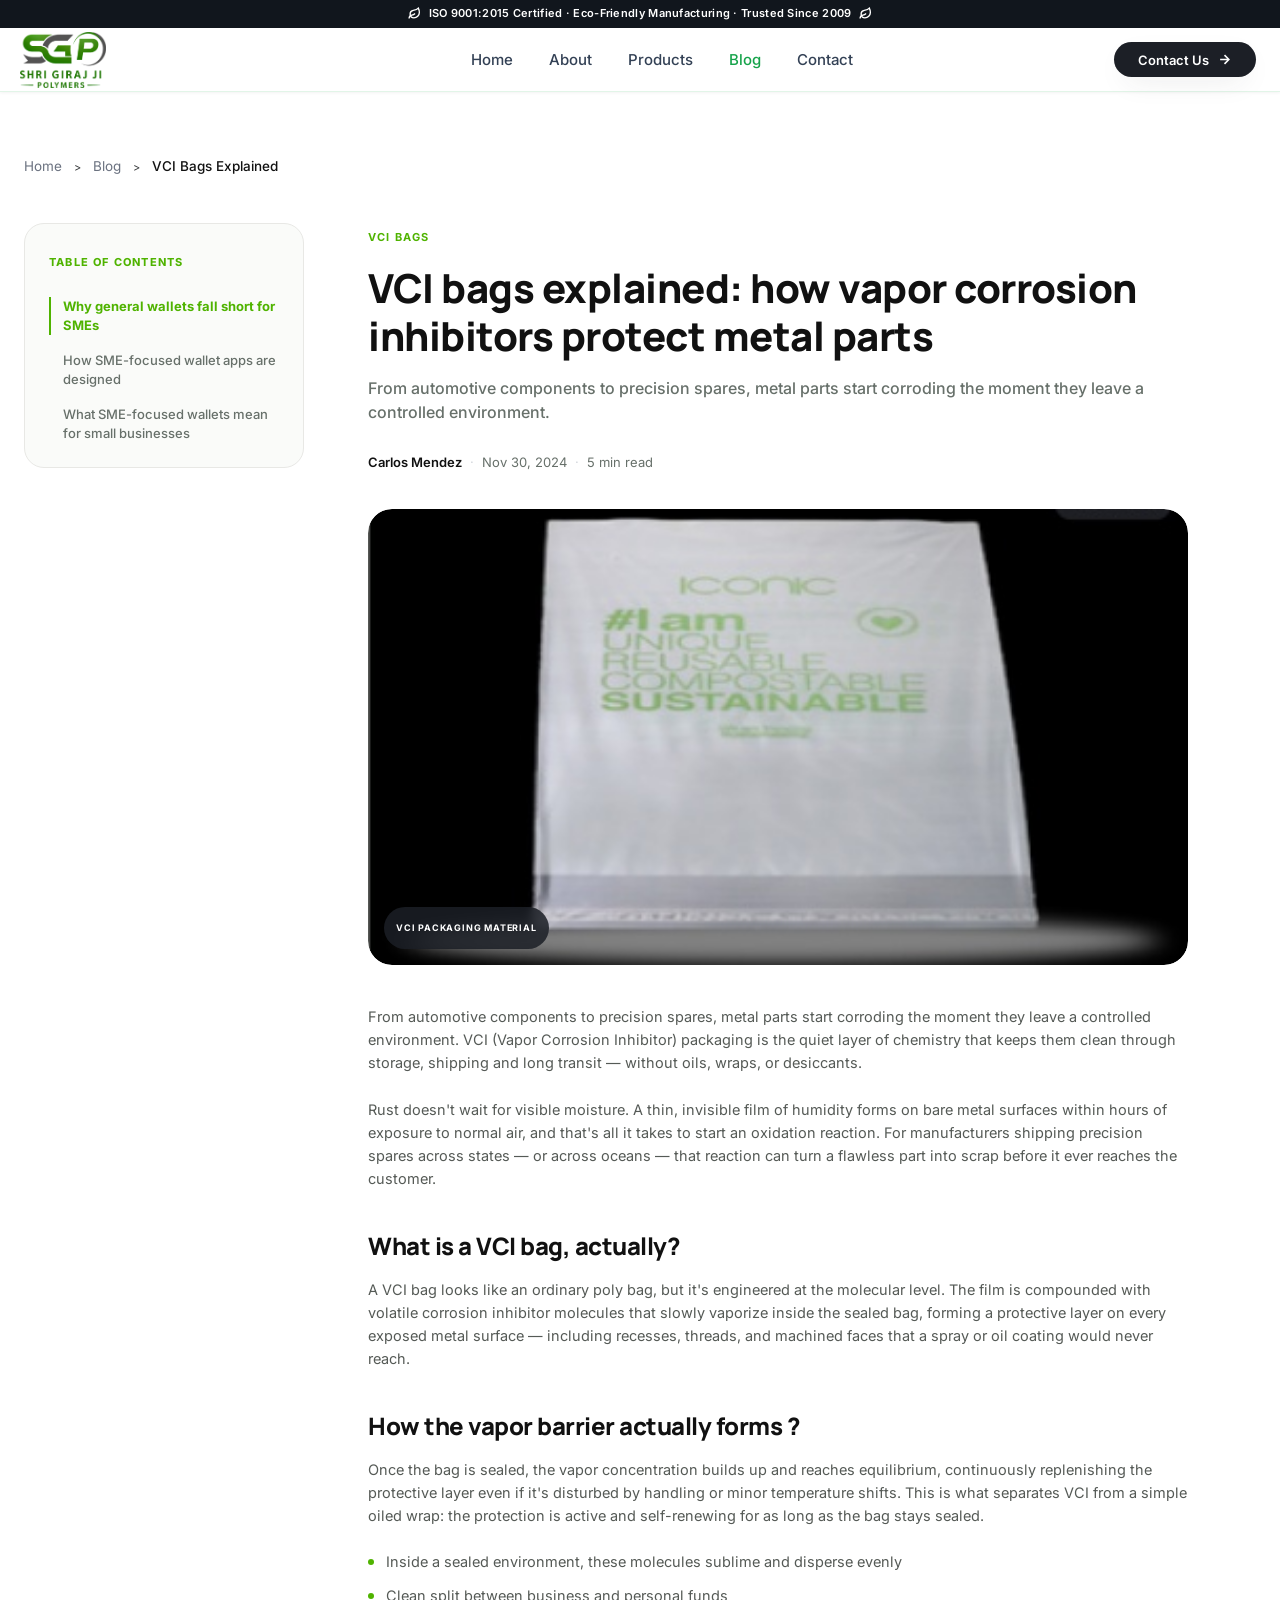
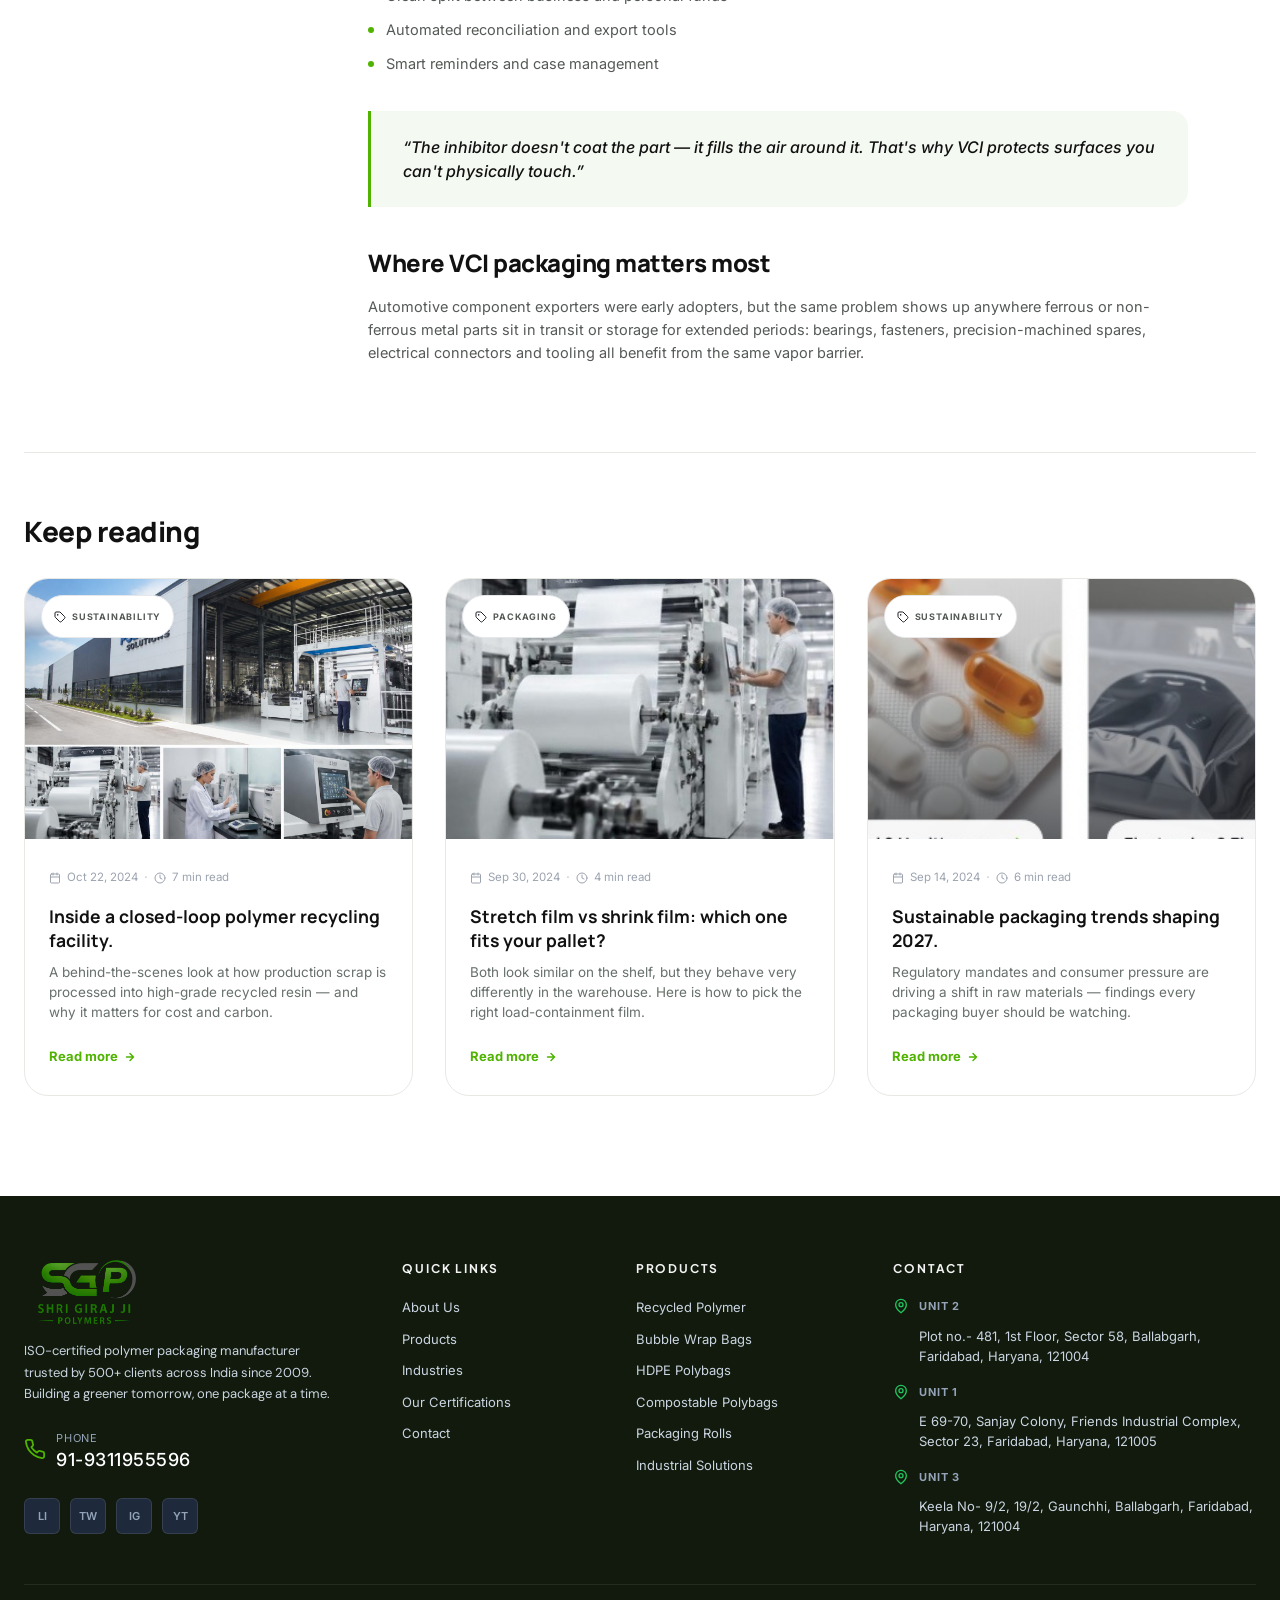
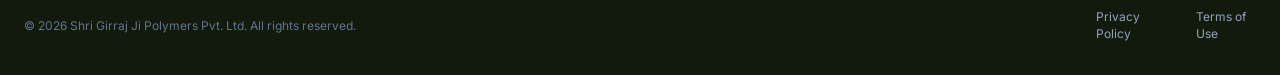
<file: blog-detail.html>
<!DOCTYPE html>
<html lang="en">
<head>
  <meta charset="UTF-8">
  <meta name="viewport" content="width=device-width, initial-scale=1.0">
  <title>VCI bags explained: how vapor corrosion inhibitors protect metal parts - Shri Girraj Ji Polymers</title>
  <link rel="stylesheet" href="https://fonts.googleapis.com/css2?family=Inter:wght@400;500;600;700&family=Manrope:wght@400;500;600;700;800&display=swap">
  <link rel="stylesheet" href="css/style.css">
</head>
<body>

  <!-- Header / Navigation -->
  <header class="header">
    <!-- Top Header Bar -->
    <div class="top-header">
      <div class="top-header-container">
        <div class="top-header-content">
          <svg class="top-leaf-icon" width="13" height="13" viewBox="0 0 24 24" fill="none" stroke="currentColor" stroke-width="2.5"><path d="M11 20A7 7 0 0 1 9.8 6.1C15.5 5 17 4.4 19 2c1 2 2 4.18 2 8 0 5.5-4.78 10-10 10Z"/><path d="M2 21c0-3 1.85-5.36 5.08-6C9.5 14.52 12 13 13 12"/></svg>
          <span>ISO 9001:2015 Certified · Eco-Friendly Manufacturing · Trusted Since 2009</span>
          <svg class="top-leaf-icon" width="13" height="13" viewBox="0 0 24 24" fill="none" stroke="currentColor" stroke-width="2.5"><path d="M11 20A7 7 0 0 1 9.8 6.1C15.5 5 17 4.4 19 2c1 2 2 4.18 2 8 0 5.5-4.78 10-10 10Z"/><path d="M2 21c0-3 1.85-5.36 5.08-6C9.5 14.52 12 13 13 12"/></svg>
        </div>
      </div>
    </div>

    <!-- Main Header Bar -->
    <div class="main-header">
      <div class="main-header-container">
        <a href="index.html" class="brand-logo-img">
          <img src="assets/images/logo.png" alt="Shri Girraj Ji Polymers Logo" class="logo-image">
        </a>

        <nav class="nav-links">
          <a href="index.html" class="nav-link">Home</a>
          <a href="about.html" class="nav-link">About</a>
          <a href="products.html" class="nav-link">Products</a>
          <a href="blog.html" class="nav-link active">Blog</a>
          <a href="contact.html" class="nav-link">Contact</a>
        </nav>

        <div class="header-right-action">
          <a href="contact.html" class="btn-contact-us">
            <span>Contact Us</span>
            <svg width="15" height="15" viewBox="0 0 24 24" fill="none" stroke="currentColor" stroke-width="2.5"><path d="M5 12h14M12 5l7 7-7 7"/></svg>
          </a>

          <button class="mobile-menu-btn" aria-label="Toggle Navigation">
            <svg width="24" height="24" viewBox="0 0 24 24" fill="none" stroke="currentColor" stroke-width="2"><path d="M4 6h16M4 12h16M4 18h16"/></svg>
          </button>
        </div>
      </div>
    </div>

    <!-- Mobile Nav Menu -->
    <div class="mobile-nav">
      <a href="index.html" class="nav-link">Home</a>
      <a href="about.html" class="nav-link">About</a>
      <a href="products.html" class="nav-link">Products</a>
      <a href="blog.html" class="nav-link active">Blog</a>
      <a href="contact.html" class="nav-link">Contact</a>
    </div>
  </header>

  <!-- Blog Detail Section -->
  <section class="blog-detail-section">
    <div class="container">
      
      <!-- Breadcrumb -->
      <div class="blog-breadcrumb">
        <a href="index.html">Home</a>
        <span class="crumb-separator">&gt;</span>
        <a href="blog.html">Blog</a>
        <span class="crumb-separator">&gt;</span>
        <span class="crumb-active">VCI Bags Explained</span>
      </div>

      <div class="blog-detail-grid">
        
        <!-- Left: Table of Contents Sidebar -->
        <aside class="blog-toc-sidebar">
          <div class="toc-card">
            <div class="toc-header">TABLE OF CONTENTS</div>
            <ul class="toc-list">
              <li>
                <a href="#section-vci-bag" class="toc-link active" data-toc="section-vci-bag">Why general wallets fall short for SMEs</a>
              </li>
              <li>
                <a href="#section-vapor-barrier" class="toc-link" data-toc="section-vapor-barrier">How SME-focused wallet apps are designed</a>
              </li>
              <li>
                <a href="#section-vci-matters" class="toc-link" data-toc="section-vci-matters">What SME-focused wallets mean for small businesses</a>
              </li>
            </ul>
          </div>
        </aside>

        <!-- Right: Article Body -->
        <article class="blog-detail-article">
          <div class="article-category">VCI BAGS</div>
          <h1 class="article-title">VCI bags explained: how vapor corrosion inhibitors protect metal parts</h1>
          
          <p class="article-intro">
            From automotive components to precision spares, metal parts start corroding the moment they leave a controlled environment.
          </p>

          <div class="article-meta-row">
            <span class="meta-author">Carlos Mendez</span>
            <span class="meta-separator">·</span>
            <span class="meta-date">Nov 30, 2024</span>
            <span class="meta-separator">·</span>
            <span class="meta-readtime">5 min read</span>
          </div>

          <!-- Featured Image Wrapper -->
          <div class="article-image-wrap">
            <img src="assets/images/product-card-4.jpg" alt="VCI packaging bags selection">
            <div class="article-image-badge">VCI PACKAGING MATERIAL</div>
          </div>

          <!-- Rich Content Paragraphs -->
          <div class="article-content-body">
            <p>
              From automotive components to precision spares, metal parts start corroding the moment they leave a controlled environment. VCI (Vapor Corrosion Inhibitor) packaging is the quiet layer of chemistry that keeps them clean through storage, shipping and long transit — without oils, wraps, or desiccants.
            </p>

            <p>
              Rust doesn't wait for visible moisture. A thin, invisible film of humidity forms on bare metal surfaces within hours of exposure to normal air, and that's all it takes to start an oxidation reaction. For manufacturers shipping precision spares across states — or across oceans — that reaction can turn a flawless part into scrap before it ever reaches the customer.
            </p>

            <h2 id="section-vci-bag">What is a VCI bag, actually?</h2>
            <p>
              A VCI bag looks like an ordinary poly bag, but it's engineered at the molecular level. The film is compounded with volatile corrosion inhibitor molecules that slowly vaporize inside the sealed bag, forming a protective layer on every exposed metal surface — including recesses, threads, and machined faces that a spray or oil coating would never reach.
            </p>

            <h2 id="section-vapor-barrier">How the vapor barrier actually forms ?</h2>
            <p>
              Once the bag is sealed, the vapor concentration builds up and reaches equilibrium, continuously replenishing the protective layer even if it's disturbed by handling or minor temperature shifts. This is what separates VCI from a simple oiled wrap: the protection is active and self-renewing for as long as the bag stays sealed.
            </p>

            <ul class="article-bullets-list">
              <li>
                <span class="bullet-green-dot"></span>
                <span>Inside a sealed environment, these molecules sublime and disperse evenly</span>
              </li>
              <li>
                <span class="bullet-green-dot"></span>
                <span>Clean split between business and personal funds</span>
              </li>
              <li>
                <span class="bullet-green-dot"></span>
                <span>Automated reconciliation and export tools</span>
              </li>
              <li>
                <span class="bullet-green-dot"></span>
                <span>Smart reminders and case management</span>
              </li>
            </ul>

            <blockquote class="article-blockquote">
              <p>“The inhibitor doesn't coat the part — it fills the air around it. That's why VCI protects surfaces you can't physically touch.”</p>
            </blockquote>

            <h2 id="section-vci-matters">Where VCI packaging matters most</h2>
            <p>
              Automotive component exporters were early adopters, but the same problem shows up anywhere ferrous or non-ferrous metal parts sit in transit or storage for extended periods: bearings, fasteners, precision-machined spares, electrical connectors and tooling all benefit from the same vapor barrier.
            </p>
          </div>
        </article>

      </div>

      <!-- Keep Reading Section Divider line -->
      <hr class="keep-reading-divider">

      <!-- Keep Reading Section -->
      <div class="keep-reading-section">
        <h2 class="keep-reading-title">Keep reading</h2>
        
        <div class="keep-reading-grid">
          <!-- Card 1 -->
          <div class="blog-card">
            <div class="blog-card-media">
              <img src="assets/images/about-gallery-single.jpg" alt="Closed loop polymer recycling">
              <span class="blog-card-badge">
                <svg width="12" height="12" viewBox="0 0 12 12" fill="none" xmlns="http://www.w3.org/2000/svg">
                  <g clip-path="url(#clip0_147_1677)">
                    <path d="M6.2889 1.29199C6.10155 1.10459 5.84744 0.999278 5.58245 0.999222H1.99923C1.73421 0.999222 1.48006 1.1045 1.29267 1.29189C1.10528 1.47928 1 1.73344 1 1.99845V5.58167C1.00006 5.84666 1.10537 6.10077 1.29277 6.28812L5.6414 10.6367C5.86848 10.8624 6.17561 10.989 6.49574 10.989C6.81587 10.989 7.12299 10.8624 7.35008 10.6367L10.6375 7.3493C10.8632 7.12222 10.9898 6.81509 10.9898 6.49496C10.9898 6.17483 10.8632 5.8677 10.6375 5.64062L6.2889 1.29199Z" stroke="#1C1F26" stroke-width="0.999225" stroke-linecap="round" stroke-linejoin="round"/>
                    <path d="M3.74785 3.9969C3.88582 3.9969 3.99766 3.88505 3.99766 3.74709C3.99766 3.60913 3.88582 3.49728 3.74785 3.49728C3.60989 3.49728 3.49805 3.60913 3.49805 3.74709C3.49805 3.88505 3.60989 3.9969 3.74785 3.9969Z" fill="#1C1F26" stroke="#1C1F26" stroke-width="0.999225" stroke-linecap="round" stroke-linejoin="round"/>
                  </g>
                  <defs>
                    <clipPath id="clip0_147_1677">
                      <rect width="11.9907" height="11.9907" fill="white"/>
                    </clipPath>
                  </defs>
                </svg>
                SUSTAINABILITY
              </span>
            </div>
            <div class="blog-card-body">
              <div class="blog-card-meta">
                <svg width="12" height="12" viewBox="0 0 24 24" fill="none" stroke="currentColor" stroke-width="2" stroke-linecap="round" stroke-linejoin="round">
                  <rect x="3" y="4" width="18" height="18" rx="2" ry="2"></rect>
                  <line x1="16" y1="2" x2="16" y2="6"></line>
                  <line x1="8" y1="2" x2="8" y2="6"></line>
                  <line x1="3" y1="10" x2="21" y2="10"></line>
                </svg>
                <span>Oct 22, 2024</span>
                <span class="meta-dot">·</span>
                <svg width="12" height="12" viewBox="0 0 24 24" fill="none" stroke="currentColor" stroke-width="2" stroke-linecap="round" stroke-linejoin="round">
                  <circle cx="12" cy="12" r="10"></circle>
                  <polyline points="12 6 12 12 16 14"></polyline>
                </svg>
                <span>7 min read</span>
              </div>
              <h3 class="blog-card-title">Inside a closed-loop polymer recycling facility.</h3>
              <p class="blog-card-desc">A behind-the-scenes look at how production scrap is processed into high-grade recycled resin — and why it matters for cost and carbon.</p>
              <a href="#" class="blog-card-link">
                <span>Read more</span>
                <svg width="12" height="12" viewBox="0 0 24 24" fill="none" stroke="currentColor" stroke-width="3" stroke-linecap="round" stroke-linejoin="round">
                  <path d="M5 12h14M12 5l7 7-7 7" />
                </svg>
              </a>
            </div>
          </div>

          <!-- Card 2 -->
          <div class="blog-card">
            <div class="blog-card-media">
              <img src="assets/images/about-film-roll.jpg" alt="Stretch film vs shrink film">
              <span class="blog-card-badge">
                <svg width="12" height="12" viewBox="0 0 12 12" fill="none" xmlns="http://www.w3.org/2000/svg">
                  <g clip-path="url(#clip0_147_1677)">
                    <path d="M6.2889 1.29199C6.10155 1.10459 5.84744 0.999278 5.58245 0.999222H1.99923C1.73421 0.999222 1.48006 1.1045 1.29267 1.29189C1.10528 1.47928 1 1.73344 1 1.99845V5.58167C1.00006 5.84666 1.10537 6.10077 1.29277 6.28812L5.6414 10.6367C5.86848 10.8624 6.17561 10.989 6.49574 10.989C6.81587 10.989 7.12299 10.8624 7.35008 10.6367L10.6375 7.3493C10.8632 7.12222 10.9898 6.81509 10.9898 6.49496C10.9898 6.17483 10.8632 5.8677 10.6375 5.64062L6.2889 1.29199Z" stroke="#1C1F26" stroke-width="0.999225" stroke-linecap="round" stroke-linejoin="round"/>
                    <path d="M3.74785 3.9969C3.88582 3.9969 3.99766 3.88505 3.99766 3.74709C3.99766 3.60913 3.88582 3.49728 3.74785 3.49728C3.60989 3.49728 3.49805 3.60913 3.49805 3.74709C3.49805 3.88505 3.60989 3.9969 3.74785 3.9969Z" fill="#1C1F26" stroke="#1C1F26" stroke-width="0.999225" stroke-linecap="round" stroke-linejoin="round"/>
                  </g>
                  <defs>
                    <clipPath id="clip0_147_1677">
                      <rect width="11.9907" height="11.9907" fill="white"/>
                    </clipPath>
                  </defs>
                </svg>
                PACKAGING
              </span>
            </div>
            <div class="blog-card-body">
              <div class="blog-card-meta">
                <svg width="12" height="12" viewBox="0 0 24 24" fill="none" stroke="currentColor" stroke-width="2" stroke-linecap="round" stroke-linejoin="round">
                  <rect x="3" y="4" width="18" height="18" rx="2" ry="2"></rect>
                  <line x1="16" y1="2" x2="16" y2="6"></line>
                  <line x1="8" y1="2" x2="8" y2="6"></line>
                  <line x1="3" y1="10" x2="21" y2="10"></line>
                </svg>
                <span>Sep 30, 2024</span>
                <span class="meta-dot">·</span>
                <svg width="12" height="12" viewBox="0 0 24 24" fill="none" stroke="currentColor" stroke-width="2" stroke-linecap="round" stroke-linejoin="round">
                  <circle cx="12" cy="12" r="10"></circle>
                  <polyline points="12 6 12 12 16 14"></polyline>
                </svg>
                <span>4 min read</span>
              </div>
              <h3 class="blog-card-title">Stretch film vs shrink film: which one fits your pallet?</h3>
              <p class="blog-card-desc">Both look similar on the shelf, but they behave very differently in the warehouse. Here is how to pick the right load-containment film.</p>
              <a href="#" class="blog-card-link">
                <span>Read more</span>
                <svg width="12" height="12" viewBox="0 0 24 24" fill="none" stroke="currentColor" stroke-width="3" stroke-linecap="round" stroke-linejoin="round">
                  <path d="M5 12h14M12 5l7 7-7 7" />
                </svg>
              </a>
            </div>
          </div>

          <!-- Card 3 -->
          <div class="blog-card">
            <div class="blog-card-media">
              <img src="assets/images/industry-sector-3.jpg" alt="Sustainable packaging trends">
              <span class="blog-card-badge">
                <svg width="12" height="12" viewBox="0 0 12 12" fill="none" xmlns="http://www.w3.org/2000/svg">
                  <g clip-path="url(#clip0_147_1677)">
                    <path d="M6.2889 1.29199C6.10155 1.10459 5.84744 0.999278 5.58245 0.999222H1.99923C1.73421 0.999222 1.48006 1.1045 1.29267 1.29189C1.10528 1.47928 1 1.73344 1 1.99845V5.58167C1.00006 5.84666 1.10537 6.10077 1.29277 6.28812L5.6414 10.6367C5.86848 10.8624 6.17561 10.989 6.49574 10.989C6.81587 10.989 7.12299 10.8624 7.35008 10.6367L10.6375 7.3493C10.8632 7.12222 10.9898 6.81509 10.9898 6.49496C10.9898 6.17483 10.8632 5.8677 10.6375 5.64062L6.2889 1.29199Z" stroke="#1C1F26" stroke-width="0.999225" stroke-linecap="round" stroke-linejoin="round"/>
                    <path d="M3.74785 3.9969C3.88582 3.9969 3.99766 3.88505 3.99766 3.74709C3.99766 3.60913 3.88582 3.49728 3.74785 3.49728C3.60989 3.49728 3.49805 3.60913 3.49805 3.74709C3.49805 3.88505 3.60989 3.9969 3.74785 3.9969Z" fill="#1C1F26" stroke="#1C1F26" stroke-width="0.999225" stroke-linecap="round" stroke-linejoin="round"/>
                  </g>
                  <defs>
                    <clipPath id="clip0_147_1677">
                      <rect width="11.9907" height="11.9907" fill="white"/>
                    </clipPath>
                  </defs>
                </svg>
                SUSTAINABILITY
              </span>
            </div>
            <div class="blog-card-body">
              <div class="blog-card-meta">
                <svg width="12" height="12" viewBox="0 0 24 24" fill="none" stroke="currentColor" stroke-width="2" stroke-linecap="round" stroke-linejoin="round">
                  <rect x="3" y="4" width="18" height="18" rx="2" ry="2"></rect>
                  <line x1="16" y1="2" x2="16" y2="6"></line>
                  <line x1="8" y1="2" x2="8" y2="6"></line>
                  <line x1="3" y1="10" x2="21" y2="10"></line>
                </svg>
                <span>Sep 14, 2024</span>
                <span class="meta-dot">·</span>
                <svg width="12" height="12" viewBox="0 0 24 24" fill="none" stroke="currentColor" stroke-width="2" stroke-linecap="round" stroke-linejoin="round">
                  <circle cx="12" cy="12" r="10"></circle>
                  <polyline points="12 6 12 12 16 14"></polyline>
                </svg>
                <span>6 min read</span>
              </div>
              <h3 class="blog-card-title">Sustainable packaging trends shaping 2027.</h3>
              <p class="blog-card-desc">Regulatory mandates and consumer pressure are driving a shift in raw materials — findings every packaging buyer should be watching.</p>
              <a href="#" class="blog-card-link">
                <span>Read more</span>
                <svg width="12" height="12" viewBox="0 0 24 24" fill="none" stroke="currentColor" stroke-width="3" stroke-linecap="round" stroke-linejoin="round">
                  <path d="M5 12h14M12 5l7 7-7 7" />
                </svg>
              </a>
            </div>
          </div>
        </div>
      </div>

    </div>
  </section>

  <!-- Footer -->
  <footer class="footer">
    <div class="container">
      <div class="footer-grid">
        <!-- Col 1: Brand & Contact -->
        <div class="footer-col-brand">
          <img src="assets/images/logo.png" alt="Shri Girraj Ji Polymers Logo" class="footer-logo-white">
          <p class="footer-brand-desc">
            ISO-certified polymer packaging manufacturer trusted by 500+ clients across India since 2009. Building a greener tomorrow, one package at a time.
          </p>
          <div class="footer-phone-row">
            <svg class="footer-green-icon" width="22" height="22" viewBox="0 0 24 24" fill="none" stroke="#4FB300" stroke-width="2" stroke-linecap="round" stroke-linejoin="round"><path d="M22 16.92v3a2 2 0 0 1-2.18 2 19.79 19.79 0 0 1-8.63-3.07 19.5 19.5 0 0 1-6-6 19.79 19.79 0 0 1-3.07-8.67A2 2 0 0 1 4.11 2h3a2 2 0 0 1 2 1.72 12.84 12.84 0 0 0 .7 2.81 2 2 0 0 1-.45 2.11L8.09 9.91a16 16 0 0 0 6 6l1.27-1.27a2 2 0 0 1 2.11-.45 12.84 12.84 0 0 0 2.81.7A2 2 0 0 1 22 16.92z"/></svg>
            <div class="footer-phone-wrap">
              <span class="footer-phone-label">PHONE</span>
              <span class="footer-phone-val">91-9311955596</span>
            </div>
          </div>
          <div class="footer-social-row">
            <a href="#" class="social-btn">LI</a>
            <a href="#" class="social-btn">TW</a>
            <a href="#" class="social-btn">IG</a>
            <a href="#" class="social-btn">YT</a>
          </div>
        </div>

        <!-- Col 2: QUICK LINKS -->
        <div>
          <h4 class="footer-col-title">QUICK LINKS</h4>
          <div class="footer-links">
            <a href="about.html">About Us</a>
            <a href="products.html">Products</a>
            <a href="index.html#why-us">Industries</a>
            <a href="about.html">Our Certifications</a>
            <a href="contact.html">Contact</a>
          </div>
        </div>

        <!-- Col 3: PRODUCTS -->
        <div>
          <h4 class="footer-col-title">PRODUCTS</h4>
          <div class="footer-links">
            <a href="products.html">Recycled Polymer</a>
            <a href="products.html">Bubble Wrap Bags</a>
            <a href="products.html">HDPE Polybags</a>
            <a href="products.html">Compostable Polybags</a>
            <a href="products.html">Packaging Rolls</a>
            <a href="products.html">Industrial Solutions</a>
          </div>
        </div>

        <!-- Col 4: CONTACT -->
        <div>
          <h4 class="footer-col-title">CONTACT</h4>
          <div class="footer-units-list">
            <!-- Unit 2 -->
            <div class="footer-unit-item">
              <svg class="footer-green-icon" width="16" height="16" viewBox="0 0 24 24" fill="none" stroke="#22c55e" stroke-width="2"><path d="M20 10c0 6-8 12-8 12s-8-6-8-12a8 8 0 0 1 16 0Z"/><circle cx="12" cy="10" r="3"/></svg>
              <div class="footer-unit-text">
                <span class="unit-title">UNIT 2</span>
                <p>Plot no.- 481, 1st Floor, Sector 58, Ballabgarh, Faridabad, Haryana, 121004</p>
              </div>
            </div>
            <!-- Unit 1 -->
            <div class="footer-unit-item">
              <svg class="footer-green-icon" width="16" height="16" viewBox="0 0 24 24" fill="none" stroke="#22c55e" stroke-width="2"><path d="M20 10c0 6-8 12-8 12s-8-6-8-12a8 8 0 0 1 16 0Z"/><circle cx="12" cy="10" r="3"/></svg>
              <div class="footer-unit-text">
                <span class="unit-title">UNIT 1</span>
                <p>E 69-70, Sanjay Colony, Friends Industrial Complex, Sector 23, Faridabad, Haryana, 121005</p>
              </div>
            </div>
            <!-- Unit 3 -->
            <div class="footer-unit-item">
              <svg class="footer-green-icon" width="16" height="16" viewBox="0 0 24 24" fill="none" stroke="#22c55e" stroke-width="2"><path d="M20 10c0 6-8 12-8 12s-8-6-8-12a8 8 0 0 1 16 0Z"/><circle cx="12" cy="10" r="3"/></svg>
              <div class="footer-unit-text">
                <span class="unit-title">UNIT 3</span>
                <p>Keela No- 9/2, 19/2, Gaunchhi, Ballabgarh, Faridabad, Haryana, 121004</p>
              </div>
            </div>
          </div>
        </div>
      </div>

      <div class="footer-bottom">
        <div class="footer-copyright">© 2026 Shri Girraj Ji Polymers Pvt. Ltd. All rights reserved.</div>
        <div class="footer-legal">
          <a href="#">Privacy Policy</a>
          <a href="#">Terms of Use</a>
        </div>
      </div>
    </div>
  </footer>

<script>
  // TOC Scroll Spy — highlights the TOC link for the section currently being read
  (function () {
    const tocLinks = document.querySelectorAll('.toc-link[data-toc]');
    const headings = [];

    tocLinks.forEach(function (link) {
      const id = link.getAttribute('data-toc');
      const el = document.getElementById(id);
      if (el) headings.push({ id: id, el: el, link: link });
    });

    if (!headings.length) return;

    // Offset from top of viewport — heading is "active" once it crosses this line
    var OFFSET = 120;

    function setActive(id) {
      tocLinks.forEach(function (link) { link.classList.remove('active'); });
      var target = headings.find(function (h) { return h.id === id; });
      if (target) target.link.classList.add('active');
    }

    function onScroll() {
      // Walk headings from bottom to top; pick the first one whose top <= OFFSET
      var active = headings[0].id; // default to first
      for (var i = headings.length - 1; i >= 0; i--) {
        var rect = headings[i].el.getBoundingClientRect();
        if (rect.top <= OFFSET) {
          active = headings[i].id;
          break;
        }
      }
      setActive(active);
    }

    window.addEventListener('scroll', onScroll, { passive: true });
    onScroll(); // set correct state on page load

    // Smooth scroll on TOC link click
    tocLinks.forEach(function (link) {
      link.addEventListener('click', function (e) {
        e.preventDefault();
        var id = link.getAttribute('data-toc');
        var el = document.getElementById(id);
        if (el) el.scrollIntoView({ behavior: 'smooth', block: 'start' });
      });
    });
  })();
</script>
</body>
</html>
</file>
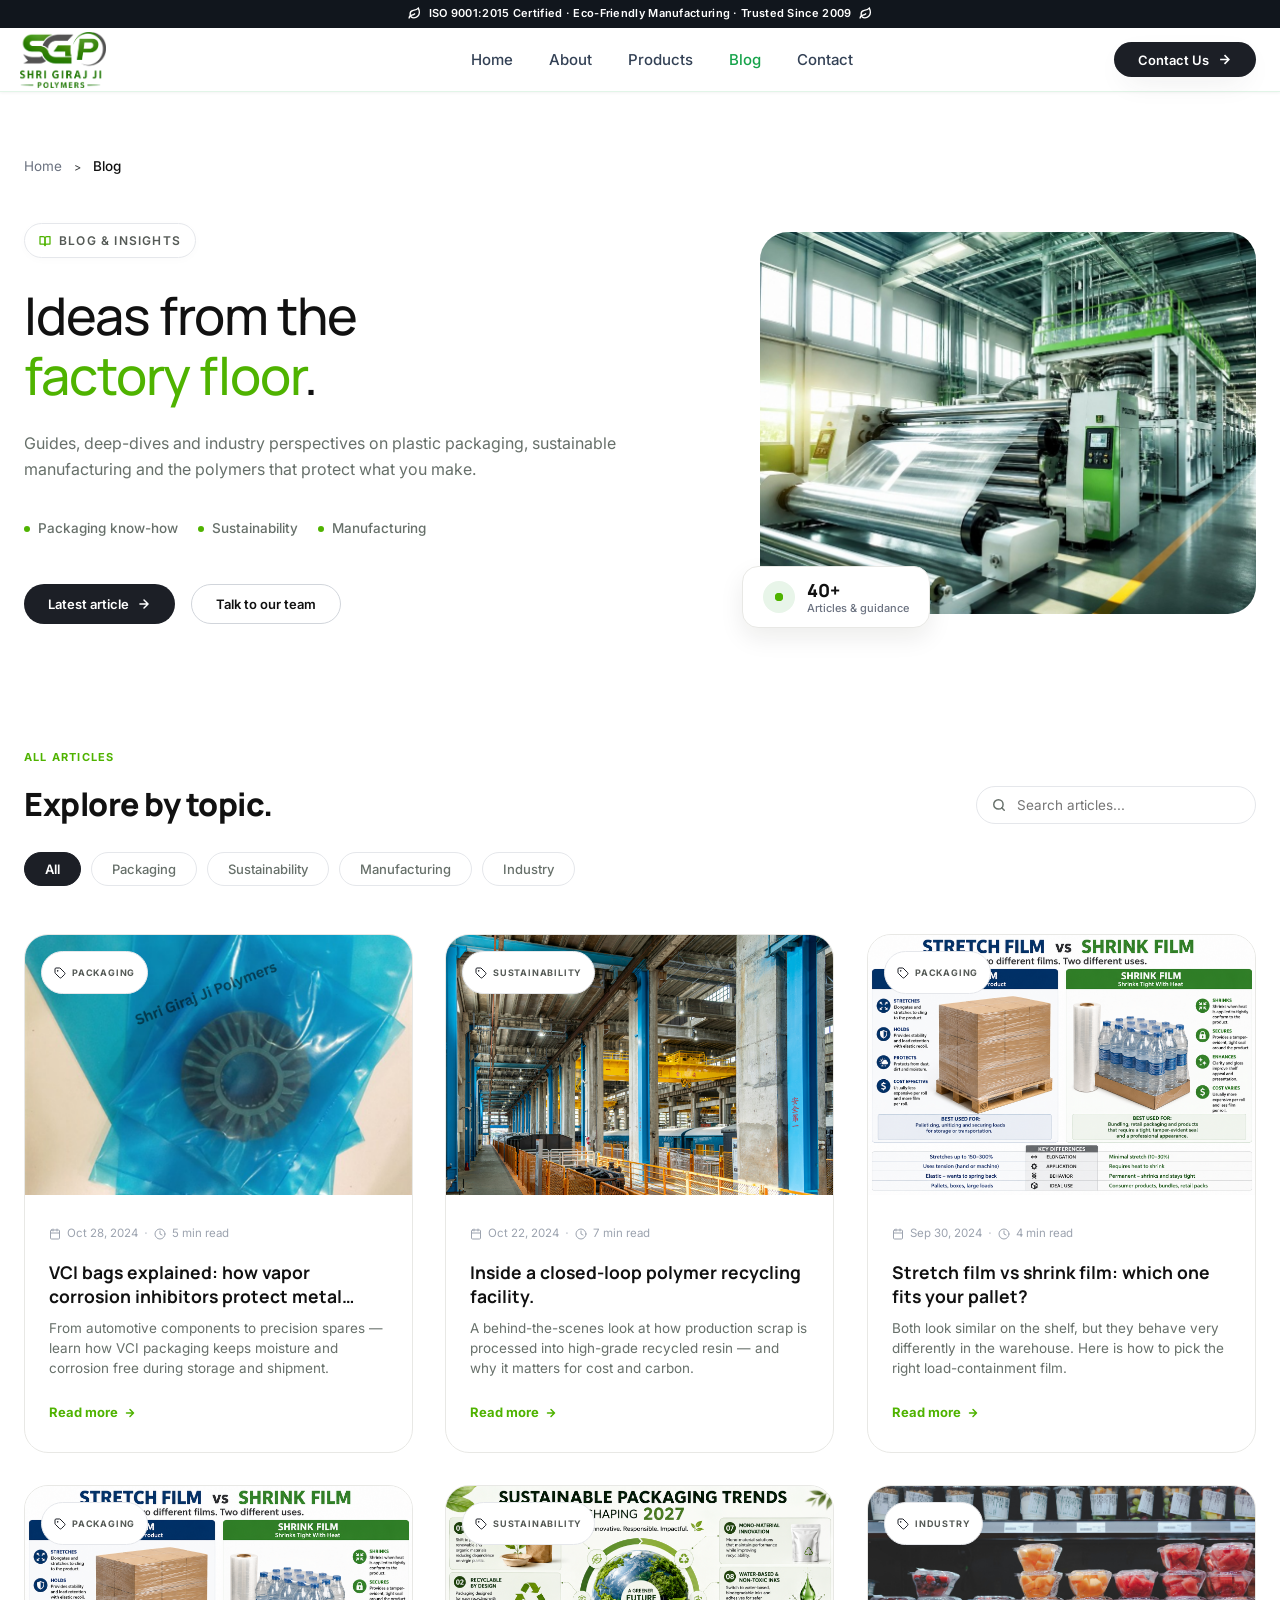
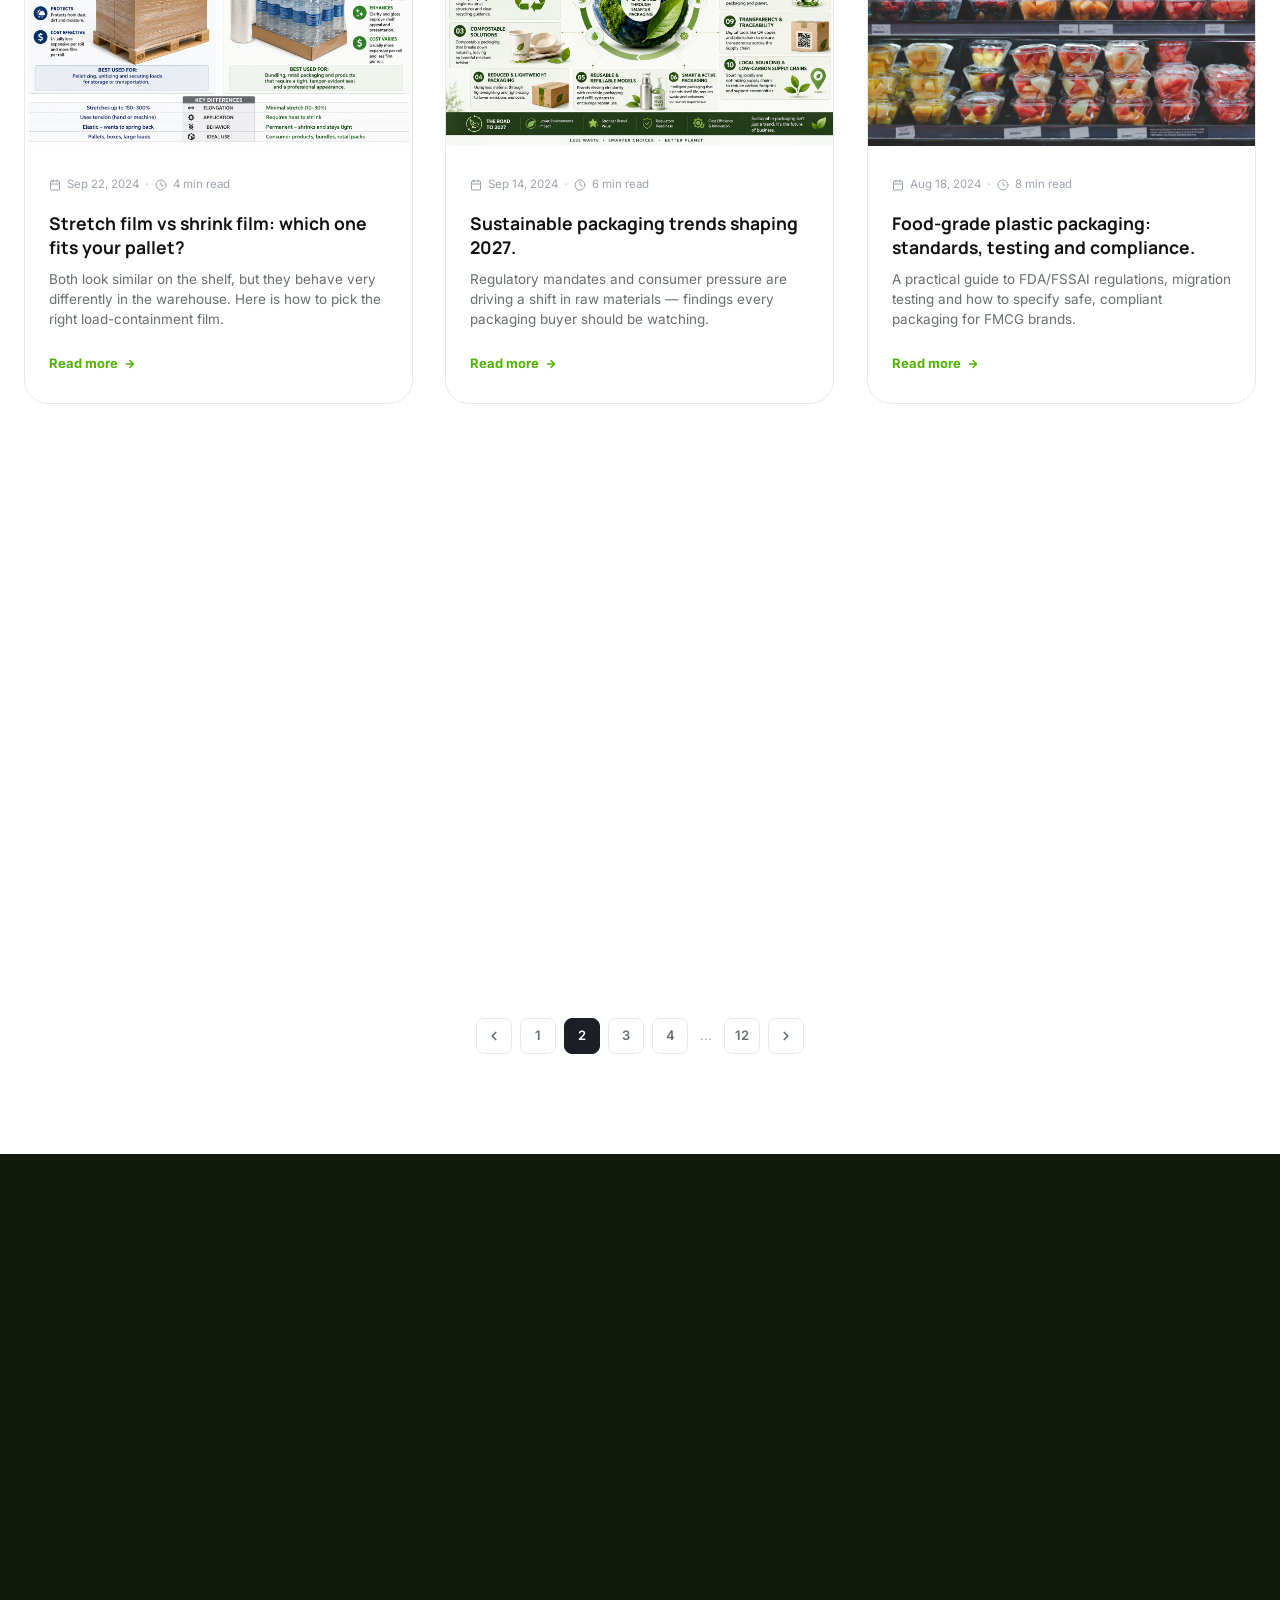
<file: blog.html>
<!DOCTYPE html>
<html lang="en">

<head>
  <meta charset="UTF-8">
  <meta name="viewport" content="width=device-width, initial-scale=1.0">
  <title>Shri Girraj Ji Polymers - Blog &amp; Insights</title>
  <link rel="stylesheet"
    href="https://fonts.googleapis.com/css2?family=Inter:wght@400;500;600;700&family=Manrope:wght@400;500;600;700;800&display=swap">
  <link rel="stylesheet" href="css/style.css">
</head>

<body>

  <!-- Header / Navigation -->
  <header class="header">
    <!-- Top Header Bar -->
    <div class="top-header">
      <div class="top-header-container">
        <div class="top-header-content">
          <svg class="top-leaf-icon" width="13" height="13" viewBox="0 0 24 24" fill="none" stroke="currentColor"
            stroke-width="2.5">
            <path d="M11 20A7 7 0 0 1 9.8 6.1C15.5 5 17 4.4 19 2c1 2 2 4.18 2 8 0 5.5-4.78 10-10 10Z" />
            <path d="M2 21c0-3 1.85-5.36 5.08-6C9.5 14.52 12 13 13 12" />
          </svg>
          <span>ISO 9001:2015 Certified · Eco-Friendly Manufacturing · Trusted Since 2009</span>
          <svg class="top-leaf-icon" width="13" height="13" viewBox="0 0 24 24" fill="none" stroke="currentColor"
            stroke-width="2.5">
            <path d="M11 20A7 7 0 0 1 9.8 6.1C15.5 5 17 4.4 19 2c1 2 2 4.18 2 8 0 5.5-4.78 10-10 10Z" />
            <path d="M2 21c0-3 1.85-5.36 5.08-6C9.5 14.52 12 13 13 12" />
          </svg>
        </div>
      </div>
    </div>

    <!-- Main Header Bar -->
    <div class="main-header">
      <div class="main-header-container">
        <a href="index.html" class="brand-logo-img">
          <img src="assets/images/logo.png" alt="Shri Girraj Ji Polymers Logo" class="logo-image">
        </a>

        <nav class="nav-links">
          <a href="index.html" class="nav-link">Home</a>
          <a href="about.html" class="nav-link">About</a>
          <a href="products.html" class="nav-link">Products</a>
          <a href="blog.html" class="nav-link active">Blog</a>
          <a href="contact.html" class="nav-link">Contact</a>
        </nav>

        <div class="header-right-action">
          <a href="contact.html" class="btn-contact-us">
            <span>Contact Us</span>
            <svg width="15" height="15" viewBox="0 0 24 24" fill="none" stroke="currentColor" stroke-width="2.5">
              <path d="M5 12h14M12 5l7 7-7 7" />
            </svg>
          </a>

          <button class="mobile-menu-btn" aria-label="Toggle Navigation">
            <svg width="24" height="24" viewBox="0 0 24 24" fill="none" stroke="currentColor" stroke-width="2">
              <path d="M4 6h16M4 12h16M4 18h16" />
            </svg>
          </button>
        </div>
      </div>
    </div>

    <!-- Mobile Nav Menu -->
    <div class="mobile-nav">
      <a href="index.html" class="nav-link">Home</a>
      <a href="about.html" class="nav-link">About</a>
      <a href="products.html" class="nav-link">Products</a>
      <a href="blog.html" class="nav-link active">Blog</a>
      <a href="contact.html" class="nav-link">Contact</a>
    </div>
  </header>

  <!-- Blog Hero Section -->
  <section class="blog-hero-section">
    <div class="container">

      <!-- Breadcrumb -->
      <div class="blog-breadcrumb">
        <a href="index.html">Home</a>
        <span class="crumb-separator">&gt;</span>
        <span class="crumb-active">Blog</span>
      </div>

      <div class="blog-hero-grid">
        <!-- Left Content -->
        <div class="blog-hero-left">
          <div class="blog-pill-badge">
            <svg width="12" height="12" viewBox="0 0 24 24" fill="none" stroke="#4FB300" stroke-width="2.5"
              stroke-linecap="round" stroke-linejoin="round">
              <path d="M2 3h6a4 4 0 0 1 4 4v14a3 3 0 0 0-3-3H2z"></path>
              <path d="M22 3h-6a4 4 0 0 0-4 4v14a3 3 0 0 1 3-3h7z"></path>
            </svg>
            <span>BLOG &amp; INSIGHTS</span>
          </div>

          <h1 class="blog-hero-heading">
            Ideas from the <br>
            <span class="text-green-highlight">factory floor</span>.
          </h1>

          <p class="blog-hero-desc">
            Guides, deep-dives and industry perspectives on plastic packaging, sustainable manufacturing and the
            polymers that protect what you make.
          </p>

          <ul class="blog-hero-bullets">
            <li>
              <span class="bullet-dot"></span>
              <span>Packaging know-how</span>
            </li>
            <li>
              <span class="bullet-dot"></span>
              <span>Sustainability</span>
            </li>
            <li>
              <span class="bullet-dot"></span>
              <span>Manufacturing</span>
            </li>
          </ul>

          <div class="blog-hero-buttons">
            <a href="#all-articles-section" class="btn-primary-dark">
              <span>Latest article</span>
              <svg width="14" height="14" viewBox="0 0 24 24" fill="none" stroke="currentColor" stroke-width="2.5"
                stroke-linecap="round" stroke-linejoin="round">
                <path d="M5 12h14M12 5l7 7-7 7" />
              </svg>
            </a>
            <a href="contact.html" class="btn-secondary-outline">
              Talk to our team
            </a>
          </div>
        </div>

        <!-- Right Content Image block -->
        <div class="blog-hero-right">
          <div class="blog-image-wrapper">
            <img src="assets/images/extrusion-machinery.jpg" alt="SGP Factory Extrusion Floor">
            <!-- Overlay active badge -->
            <div class="blog-stats-badge">
              <div class="pulse-dot-wrapper">
                <span class="pulse-dot"></span>
              </div>
              <div class="badge-texts">
                <span class="badge-title">40+</span>
                <span class="badge-sub">Articles &amp; guidance</span>
              </div>
            </div>
          </div>
        </div>
      </div>

    </div>
  </section>

  <!-- Explore and Filter Section -->
  <section id="all-articles-section" class="blog-filter-section">
    <div class="container">

      <!-- Top header bar: Explore by topic & Search -->
      <div class="blog-filter-header">
        <div class="filter-header-left">
          <div class="explore-badge">ALL ARTICLES</div>
          <h2 class="explore-heading">Explore by topic.</h2>
        </div>
        <div class="filter-header-right">
          <div class="search-input-wrap">
            <svg class="search-icon" width="14" height="14" viewBox="0 0 24 24" fill="none" stroke="#67706A"
              stroke-width="2.5" stroke-linecap="round" stroke-linejoin="round">
              <circle cx="11" cy="11" r="8"></circle>
              <line x1="21" y1="21" x2="16.65" y2="16.65"></line>
            </svg>
            <input type="text" class="search-input" placeholder="Search articles...">
          </div>
        </div>
      </div>

      <!-- Filters Row -->
      <div class="blog-tags-container">
        <a href="#" class="tag-chip active">All</a>
        <a href="#" class="tag-chip">Packaging</a>
        <a href="#" class="tag-chip">Sustainability</a>
        <a href="#" class="tag-chip">Manufacturing</a>
        <a href="#" class="tag-chip">Industry</a>
      </div>

      <!-- Blog Grid (9 cards) -->
      <div class="blog-cards-grid">

        <!-- Card 1 -->
        <div class="blog-card">
          <div class="blog-card-media">
            <img src="assets/images/vci bag-2.png" alt="VCI bags">

            <span class="blog-card-badge"> <svg width="12" height="12" viewBox="0 0 12 12" fill="none"
                xmlns="http://www.w3.org/2000/svg">
                <g clip-path="url(#clip0_147_1677)">
                  <path
                    d="M6.2889 1.29199C6.10155 1.10459 5.84744 0.999278 5.58245 0.999222H1.99923C1.73421 0.999222 1.48006 1.1045 1.29267 1.29189C1.10528 1.47928 1 1.73344 1 1.99845V5.58167C1.00006 5.84666 1.10537 6.10077 1.29277 6.28812L5.6414 10.6367C5.86848 10.8624 6.17561 10.989 6.49574 10.989C6.81587 10.989 7.12299 10.8624 7.35008 10.6367L10.6375 7.3493C10.8632 7.12222 10.9898 6.81509 10.9898 6.49496C10.9898 6.17483 10.8632 5.8677 10.6375 5.64062L6.2889 1.29199Z"
                    stroke="#1C1F26" stroke-width="0.999225" stroke-linecap="round" stroke-linejoin="round" />
                  <path
                    d="M3.74785 3.9969C3.88582 3.9969 3.99766 3.88505 3.99766 3.74709C3.99766 3.60913 3.88582 3.49728 3.74785 3.49728C3.60989 3.49728 3.49805 3.60913 3.49805 3.74709C3.49805 3.88505 3.60989 3.9969 3.74785 3.9969Z"
                    fill="#1C1F26" stroke="#1C1F26" stroke-width="0.999225" stroke-linecap="round"
                    stroke-linejoin="round" />
                </g>
                <defs>
                  <clipPath id="clip0_147_1677">
                    <rect width="11.9907" height="11.9907" fill="white" />
                  </clipPath>
                </defs>
              </svg>

              PACKAGING</span>
          </div>
          <div class="blog-card-body">
            <div class="blog-card-meta">
              <svg width="12" height="12" viewBox="0 0 24 24" fill="none" stroke="currentColor" stroke-width="2"
                stroke-linecap="round" stroke-linejoin="round">
                <rect x="3" y="4" width="18" height="18" rx="2" ry="2"></rect>
                <line x1="16" y1="2" x2="16" y2="6"></line>
                <line x1="8" y1="2" x2="8" y2="6"></line>
                <line x1="3" y1="10" x2="21" y2="10"></line>
              </svg>
              <span>Oct 28, 2024</span>
              <span class="meta-dot">·</span>
              <svg width="12" height="12" viewBox="0 0 24 24" fill="none" stroke="currentColor" stroke-width="2"
                stroke-linecap="round" stroke-linejoin="round">
                <circle cx="12" cy="12" r="10"></circle>
                <polyline points="12 6 12 12 16 14"></polyline>
              </svg>
              <span>5 min read</span>
            </div>
            <h3 class="blog-card-title">VCI bags explained: how vapor corrosion inhibitors protect metal parts.</h3>
            <p class="blog-card-desc">From automotive components to precision spares — learn how VCI packaging keeps
              moisture and corrosion free during storage and shipment.</p>
            <a href="blog-detail.html" class="blog-card-link">
              <span>Read more</span>
              <svg width="12" height="12" viewBox="0 0 24 24" fill="none" stroke="currentColor" stroke-width="3"
                stroke-linecap="round" stroke-linejoin="round">
                <path d="M5 12h14M12 5l7 7-7 7" />
              </svg>
            </a>
          </div>
        </div>

        <!-- Card 2 -->
        <div class="blog-card">
          <div class="blog-card-media">
            <img src="assets/images/facility.jpg" alt="Closed loop polymer recycling">
            <span class="blog-card-badge">
              <svg width="12" height="12" viewBox="0 0 12 12" fill="none" xmlns="http://www.w3.org/2000/svg">
                <g clip-path="url(#clip0_147_1677)">
                  <path
                    d="M6.2889 1.29199C6.10155 1.10459 5.84744 0.999278 5.58245 0.999222H1.99923C1.73421 0.999222 1.48006 1.1045 1.29267 1.29189C1.10528 1.47928 1 1.73344 1 1.99845V5.58167C1.00006 5.84666 1.10537 6.10077 1.29277 6.28812L5.6414 10.6367C5.86848 10.8624 6.17561 10.989 6.49574 10.989C6.81587 10.989 7.12299 10.8624 7.35008 10.6367L10.6375 7.3493C10.8632 7.12222 10.9898 6.81509 10.9898 6.49496C10.9898 6.17483 10.8632 5.8677 10.6375 5.64062L6.2889 1.29199Z"
                    stroke="#1C1F26" stroke-width="0.999225" stroke-linecap="round" stroke-linejoin="round" />
                  <path
                    d="M3.74785 3.9969C3.88582 3.9969 3.99766 3.88505 3.99766 3.74709C3.99766 3.60913 3.88582 3.49728 3.74785 3.49728C3.60989 3.49728 3.49805 3.60913 3.49805 3.74709C3.49805 3.88505 3.60989 3.9969 3.74785 3.9969Z"
                    fill="#1C1F26" stroke="#1C1F26" stroke-width="0.999225" stroke-linecap="round"
                    stroke-linejoin="round" />
                </g>
                <defs>
                  <clipPath id="clip0_147_1677">
                    <rect width="11.9907" height="11.9907" fill="white" />
                  </clipPath>
                </defs>
              </svg>
              SUSTAINABILITY</span>
          </div>
          <div class="blog-card-body">
            <div class="blog-card-meta">
              <svg width="12" height="12" viewBox="0 0 24 24" fill="none" stroke="currentColor" stroke-width="2"
                stroke-linecap="round" stroke-linejoin="round">
                <rect x="3" y="4" width="18" height="18" rx="2" ry="2"></rect>
                <line x1="16" y1="2" x2="16" y2="6"></line>
                <line x1="8" y1="2" x2="8" y2="6"></line>
                <line x1="3" y1="10" x2="21" y2="10"></line>
              </svg>
              <span>Oct 22, 2024</span>
              <span class="meta-dot">·</span>
              <svg width="12" height="12" viewBox="0 0 24 24" fill="none" stroke="currentColor" stroke-width="2"
                stroke-linecap="round" stroke-linejoin="round">
                <circle cx="12" cy="12" r="10"></circle>
                <polyline points="12 6 12 12 16 14"></polyline>
              </svg>
              <span>7 min read</span>
            </div>
            <h3 class="blog-card-title">Inside a closed-loop polymer recycling facility.</h3>
            <p class="blog-card-desc">A behind-the-scenes look at how production scrap is processed into high-grade
              recycled resin — and why it matters for cost and carbon.</p>
            <a href="#" class="blog-card-link">
              <span>Read more</span>
              <svg width="12" height="12" viewBox="0 0 24 24" fill="none" stroke="currentColor" stroke-width="3"
                stroke-linecap="round" stroke-linejoin="round">
                <path d="M5 12h14M12 5l7 7-7 7" />
              </svg>
            </a>
          </div>
        </div>

        <!-- Card 3 -->
        <div class="blog-card">
          <div class="blog-card-media">
            <img src="assets/images/Stretch film vs shrink film.png" alt="Stretch film vs shrink film">
            <span class="blog-card-badge">
              <svg width="12" height="12" viewBox="0 0 12 12" fill="none" xmlns="http://www.w3.org/2000/svg">
                <g clip-path="url(#clip0_147_1677)">
                  <path
                    d="M6.2889 1.29199C6.10155 1.10459 5.84744 0.999278 5.58245 0.999222H1.99923C1.73421 0.999222 1.48006 1.1045 1.29267 1.29189C1.10528 1.47928 1 1.73344 1 1.99845V5.58167C1.00006 5.84666 1.10537 6.10077 1.29277 6.28812L5.6414 10.6367C5.86848 10.8624 6.17561 10.989 6.49574 10.989C6.81587 10.989 7.12299 10.8624 7.35008 10.6367L10.6375 7.3493C10.8632 7.12222 10.9898 6.81509 10.9898 6.49496C10.9898 6.17483 10.8632 5.8677 10.6375 5.64062L6.2889 1.29199Z"
                    stroke="#1C1F26" stroke-width="0.999225" stroke-linecap="round" stroke-linejoin="round" />
                  <path
                    d="M3.74785 3.9969C3.88582 3.9969 3.99766 3.88505 3.99766 3.74709C3.99766 3.60913 3.88582 3.49728 3.74785 3.49728C3.60989 3.49728 3.49805 3.60913 3.49805 3.74709C3.49805 3.88505 3.60989 3.9969 3.74785 3.9969Z"
                    fill="#1C1F26" stroke="#1C1F26" stroke-width="0.999225" stroke-linecap="round"
                    stroke-linejoin="round" />
                </g>
                <defs>
                  <clipPath id="clip0_147_1677">
                    <rect width="11.9907" height="11.9907" fill="white" />
                  </clipPath>
                </defs>
              </svg>
              PACKAGING</span>
          </div>
          <div class="blog-card-body">
            <div class="blog-card-meta">
              <svg width="12" height="12" viewBox="0 0 24 24" fill="none" stroke="currentColor" stroke-width="2"
                stroke-linecap="round" stroke-linejoin="round">
                <rect x="3" y="4" width="18" height="18" rx="2" ry="2"></rect>
                <line x1="16" y1="2" x2="16" y2="6"></line>
                <line x1="8" y1="2" x2="8" y2="6"></line>
                <line x1="3" y1="10" x2="21" y2="10"></line>
              </svg>
              <span>Sep 30, 2024</span>
              <span class="meta-dot">·</span>
              <svg width="12" height="12" viewBox="0 0 24 24" fill="none" stroke="currentColor" stroke-width="2"
                stroke-linecap="round" stroke-linejoin="round">
                <circle cx="12" cy="12" r="10"></circle>
                <polyline points="12 6 12 12 16 14"></polyline>
              </svg>
              <span>4 min read</span>
            </div>
            <h3 class="blog-card-title">Stretch film vs shrink film: which one fits your pallet?</h3>
            <p class="blog-card-desc">Both look similar on the shelf, but they behave very differently in the warehouse.
              Here is how to pick the right load-containment film.</p>
            <a href="#" class="blog-card-link">
              <span>Read more</span>
              <svg width="12" height="12" viewBox="0 0 24 24" fill="none" stroke="currentColor" stroke-width="3"
                stroke-linecap="round" stroke-linejoin="round">
                <path d="M5 12h14M12 5l7 7-7 7" />
              </svg>
            </a>
          </div>
        </div>

        <!-- Card 4 -->
        <div class="blog-card">
          <div class="blog-card-media">
            <img src="assets/images/Stretch film vs shrink film.png" alt="Stretch film vs shrink film">
            <span class="blog-card-badge">
              <svg width="12" height="12" viewBox="0 0 12 12" fill="none" xmlns="http://www.w3.org/2000/svg">
                <g clip-path="url(#clip0_147_1677)">
                  <path
                    d="M6.2889 1.29199C6.10155 1.10459 5.84744 0.999278 5.58245 0.999222H1.99923C1.73421 0.999222 1.48006 1.1045 1.29267 1.29189C1.10528 1.47928 1 1.73344 1 1.99845V5.58167C1.00006 5.84666 1.10537 6.10077 1.29277 6.28812L5.6414 10.6367C5.86848 10.8624 6.17561 10.989 6.49574 10.989C6.81587 10.989 7.12299 10.8624 7.35008 10.6367L10.6375 7.3493C10.8632 7.12222 10.9898 6.81509 10.9898 6.49496C10.9898 6.17483 10.8632 5.8677 10.6375 5.64062L6.2889 1.29199Z"
                    stroke="#1C1F26" stroke-width="0.999225" stroke-linecap="round" stroke-linejoin="round" />
                  <path
                    d="M3.74785 3.9969C3.88582 3.9969 3.99766 3.88505 3.99766 3.74709C3.99766 3.60913 3.88582 3.49728 3.74785 3.49728C3.60989 3.49728 3.49805 3.60913 3.49805 3.74709C3.49805 3.88505 3.60989 3.9969 3.74785 3.9969Z"
                    fill="#1C1F26" stroke="#1C1F26" stroke-width="0.999225" stroke-linecap="round"
                    stroke-linejoin="round" />
                </g>
                <defs>
                  <clipPath id="clip0_147_1677">
                    <rect width="11.9907" height="11.9907" fill="white" />
                  </clipPath>
                </defs>
              </svg>
              PACKAGING</span>
          </div>
          <div class="blog-card-body">
            <div class="blog-card-meta">
              <svg width="12" height="12" viewBox="0 0 24 24" fill="none" stroke="currentColor" stroke-width="2"
                stroke-linecap="round" stroke-linejoin="round">
                <rect x="3" y="4" width="18" height="18" rx="2" ry="2"></rect>
                <line x1="16" y1="2" x2="16" y2="6"></line>
                <line x1="8" y1="2" x2="8" y2="6"></line>
                <line x1="3" y1="10" x2="21" y2="10"></line>
              </svg>
              <span>Sep 22, 2024</span>
              <span class="meta-dot">·</span>
              <svg width="12" height="12" viewBox="0 0 24 24" fill="none" stroke="currentColor" stroke-width="2"
                stroke-linecap="round" stroke-linejoin="round">
                <circle cx="12" cy="12" r="10"></circle>
                <polyline points="12 6 12 12 16 14"></polyline>
              </svg>
              <span>4 min read</span>
            </div>
            <h3 class="blog-card-title">Stretch film vs shrink film: which one fits your pallet?</h3>
            <p class="blog-card-desc">Both look similar on the shelf, but they behave very differently in the warehouse.
              Here is how to pick the right load-containment film.</p>
            <a href="#" class="blog-card-link">
              <span>Read more</span>
              <svg width="12" height="12" viewBox="0 0 24 24" fill="none" stroke="currentColor" stroke-width="3"
                stroke-linecap="round" stroke-linejoin="round">
                <path d="M5 12h14M12 5l7 7-7 7" />
              </svg>
            </a>
          </div>
        </div>

        <!-- Card 5 -->
        <div class="blog-card">
          <div class="blog-card-media">
            <img src="assets/images/Sustainable packaging trends shaping 2027..png" alt="Sustainable packaging trends">
            <span class="blog-card-badge">
              <svg width="12" height="12" viewBox="0 0 12 12" fill="none" xmlns="http://www.w3.org/2000/svg">
                <g clip-path="url(#clip0_147_1677)">
                  <path
                    d="M6.2889 1.29199C6.10155 1.10459 5.84744 0.999278 5.58245 0.999222H1.99923C1.73421 0.999222 1.48006 1.1045 1.29267 1.29189C1.10528 1.47928 1 1.73344 1 1.99845V5.58167C1.00006 5.84666 1.10537 6.10077 1.29277 6.28812L5.6414 10.6367C5.86848 10.8624 6.17561 10.989 6.49574 10.989C6.81587 10.989 7.12299 10.8624 7.35008 10.6367L10.6375 7.3493C10.8632 7.12222 10.9898 6.81509 10.9898 6.49496C10.9898 6.17483 10.8632 5.8677 10.6375 5.64062L6.2889 1.29199Z"
                    stroke="#1C1F26" stroke-width="0.999225" stroke-linecap="round" stroke-linejoin="round" />
                  <path
                    d="M3.74785 3.9969C3.88582 3.9969 3.99766 3.88505 3.99766 3.74709C3.99766 3.60913 3.88582 3.49728 3.74785 3.49728C3.60989 3.49728 3.49805 3.60913 3.49805 3.74709C3.49805 3.88505 3.60989 3.9969 3.74785 3.9969Z"
                    fill="#1C1F26" stroke="#1C1F26" stroke-width="0.999225" stroke-linecap="round"
                    stroke-linejoin="round" />
                </g>
                <defs>
                  <clipPath id="clip0_147_1677">
                    <rect width="11.9907" height="11.9907" fill="white" />
                  </clipPath>
                </defs>
              </svg>
              SUSTAINABILITY</span>
          </div>
          <div class="blog-card-body">
            <div class="blog-card-meta">
              <svg width="12" height="12" viewBox="0 0 24 24" fill="none" stroke="currentColor" stroke-width="2"
                stroke-linecap="round" stroke-linejoin="round">
                <rect x="3" y="4" width="18" height="18" rx="2" ry="2"></rect>
                <line x1="16" y1="2" x2="16" y2="6"></line>
                <line x1="8" y1="2" x2="8" y2="6"></line>
                <line x1="3" y1="10" x2="21" y2="10"></line>
              </svg>
              <span>Sep 14, 2024</span>
              <span class="meta-dot">·</span>
              <svg width="12" height="12" viewBox="0 0 24 24" fill="none" stroke="currentColor" stroke-width="2"
                stroke-linecap="round" stroke-linejoin="round">
                <circle cx="12" cy="12" r="10"></circle>
                <polyline points="12 6 12 12 16 14"></polyline>
              </svg>
              <span>6 min read</span>
            </div>
            <h3 class="blog-card-title">Sustainable packaging trends shaping 2027.</h3>
            <p class="blog-card-desc">Regulatory mandates and consumer pressure are driving a shift in raw materials —
              findings every packaging buyer should be watching.</p>
            <a href="#" class="blog-card-link">
              <span>Read more</span>
              <svg width="12" height="12" viewBox="0 0 24 24" fill="none" stroke="currentColor" stroke-width="3"
                stroke-linecap="round" stroke-linejoin="round">
                <path d="M5 12h14M12 5l7 7-7 7" />
              </svg>
            </a>
          </div>
        </div>

        <!-- Card 6 -->
        <div class="blog-card">
          <div class="blog-card-media">
            <img src="assets/images/Food-grade plastic packaging: standards, testing and compliance..jpg" alt="Food grade plastic packaging">
            <span class="blog-card-badge">
              <svg width="12" height="12" viewBox="0 0 12 12" fill="none" xmlns="http://www.w3.org/2000/svg">
                <g clip-path="url(#clip0_147_1677)">
                  <path
                    d="M6.2889 1.29199C6.10155 1.10459 5.84744 0.999278 5.58245 0.999222H1.99923C1.73421 0.999222 1.48006 1.1045 1.29267 1.29189C1.10528 1.47928 1 1.73344 1 1.99845V5.58167C1.00006 5.84666 1.10537 6.10077 1.29277 6.28812L5.6414 10.6367C5.86848 10.8624 6.17561 10.989 6.49574 10.989C6.81587 10.989 7.12299 10.8624 7.35008 10.6367L10.6375 7.3493C10.8632 7.12222 10.9898 6.81509 10.9898 6.49496C10.9898 6.17483 10.8632 5.8677 10.6375 5.64062L6.2889 1.29199Z"
                    stroke="#1C1F26" stroke-width="0.999225" stroke-linecap="round" stroke-linejoin="round" />
                  <path
                    d="M3.74785 3.9969C3.88582 3.9969 3.99766 3.88505 3.99766 3.74709C3.99766 3.60913 3.88582 3.49728 3.74785 3.49728C3.60989 3.49728 3.49805 3.60913 3.49805 3.74709C3.49805 3.88505 3.60989 3.9969 3.74785 3.9969Z"
                    fill="#1C1F26" stroke="#1C1F26" stroke-width="0.999225" stroke-linecap="round"
                    stroke-linejoin="round" />
                </g>
                <defs>
                  <clipPath id="clip0_147_1677">
                    <rect width="11.9907" height="11.9907" fill="white" />
                  </clipPath>
                </defs>
              </svg>INDUSTRY</span>
          </div>
          <div class="blog-card-body">
            <div class="blog-card-meta">
              <svg width="12" height="12" viewBox="0 0 24 24" fill="none" stroke="currentColor" stroke-width="2"
                stroke-linecap="round" stroke-linejoin="round">
                <rect x="3" y="4" width="18" height="18" rx="2" ry="2"></rect>
                <line x1="16" y1="2" x2="16" y2="6"></line>
                <line x1="8" y1="2" x2="8" y2="6"></line>
                <line x1="3" y1="10" x2="21" y2="10"></line>
              </svg>
              <span>Aug 18, 2024</span>
              <span class="meta-dot">·</span>
              <svg width="12" height="12" viewBox="0 0 24 24" fill="none" stroke="currentColor" stroke-width="2"
                stroke-linecap="round" stroke-linejoin="round">
                <circle cx="12" cy="12" r="10"></circle>
                <polyline points="12 6 12 12 16 14"></polyline>
              </svg>
              <span>8 min read</span>
            </div>
            <h3 class="blog-card-title">Food-grade plastic packaging: standards, testing and compliance.</h3>
            <p class="blog-card-desc">A practical guide to FDA/FSSAI regulations, migration testing and how to specify
              safe, compliant packaging for FMCG brands.</p>
            <a href="#" class="blog-card-link">
              <span>Read more</span>
              <svg width="12" height="12" viewBox="0 0 24 24" fill="none" stroke="currentColor" stroke-width="3"
                stroke-linecap="round" stroke-linejoin="round">
                <path d="M5 12h14M12 5l7 7-7 7" />
              </svg>
            </a>
          </div>
        </div>

        <!-- Card 7 -->
        <div class="blog-card">
          <div class="blog-card-media">
            <img src="assets/images/printed stretch-1.png" alt="Custom printed poly bags">
            <span class="blog-card-badge">
              <svg width="12" height="12" viewBox="0 0 12 12" fill="none" xmlns="http://www.w3.org/2000/svg">
                <g clip-path="url(#clip0_147_1677)">
                  <path
                    d="M6.2889 1.29199C6.10155 1.10459 5.84744 0.999278 5.58245 0.999222H1.99923C1.73421 0.999222 1.48006 1.1045 1.29267 1.29189C1.10528 1.47928 1 1.73344 1 1.99845V5.58167C1.00006 5.84666 1.10537 6.10077 1.29277 6.28812L5.6414 10.6367C5.86848 10.8624 6.17561 10.989 6.49574 10.989C6.81587 10.989 7.12299 10.8624 7.35008 10.6367L10.6375 7.3493C10.8632 7.12222 10.9898 6.81509 10.9898 6.49496C10.9898 6.17483 10.8632 5.8677 10.6375 5.64062L6.2889 1.29199Z"
                    stroke="#1C1F26" stroke-width="0.999225" stroke-linecap="round" stroke-linejoin="round" />
                  <path
                    d="M3.74785 3.9969C3.88582 3.9969 3.99766 3.88505 3.99766 3.74709C3.99766 3.60913 3.88582 3.49728 3.74785 3.49728C3.60989 3.49728 3.49805 3.60913 3.49805 3.74709C3.49805 3.88505 3.60989 3.9969 3.74785 3.9969Z"
                    fill="#1C1F26" stroke="#1C1F26" stroke-width="0.999225" stroke-linecap="round"
                    stroke-linejoin="round" />
                </g>
                <defs>
                  <clipPath id="clip0_147_1677">
                    <rect width="11.9907" height="11.9907" fill="white" />
                  </clipPath>
                </defs>
              </svg>
              MANUFACTURING</span>
          </div>
          <div class="blog-card-body">
            <div class="blog-card-meta">
              <svg width="12" height="12" viewBox="0 0 24 24" fill="none" stroke="currentColor" stroke-width="2"
                stroke-linecap="round" stroke-linejoin="round">
                <rect x="3" y="4" width="18" height="18" rx="2" ry="2"></rect>
                <line x1="16" y1="2" x2="16" y2="6"></line>
                <line x1="8" y1="2" x2="8" y2="6"></line>
                <line x1="3" y1="10" x2="21" y2="10"></line>
              </svg>
              <span>Aug 12, 2024</span>
              <span class="meta-dot">·</span>
              <svg width="12" height="12" viewBox="0 0 24 24" fill="none" stroke="currentColor" stroke-width="2"
                stroke-linecap="round" stroke-linejoin="round">
                <circle cx="12" cy="12" r="10"></circle>
                <polyline points="12 6 12 12 16 14"></polyline>
              </svg>
              <span>5 min read</span>
            </div>
            <h3 class="blog-card-title">Custom printed poly bags: from artwork to press-ready film.</h3>
            <p class="blog-card-desc">What actually happens between your brand guidelines and a finished printed bag —
              lines, plates, tolerances and common pitfalls.</p>
            <a href="#" class="blog-card-link">
              <span>Read more</span>
              <svg width="12" height="12" viewBox="0 0 24 24" fill="none" stroke="currentColor" stroke-width="3"
                stroke-linecap="round" stroke-linejoin="round">
                <path d="M5 12h14M12 5l7 7-7 7" />
              </svg>
            </a>
          </div>
        </div>

        <!-- Card 8 -->
        <div class="blog-card">
          <div class="blog-card-media">
            <img src="assets/images/printed stretch-1.png" alt="Custom printed poly bags">
            <span class="blog-card-badge">
              <svg width="12" height="12" viewBox="0 0 12 12" fill="none" xmlns="http://www.w3.org/2000/svg">
                <g clip-path="url(#clip0_147_1677)">
                  <path
                    d="M6.2889 1.29199C6.10155 1.10459 5.84744 0.999278 5.58245 0.999222H1.99923C1.73421 0.999222 1.48006 1.1045 1.29267 1.29189C1.10528 1.47928 1 1.73344 1 1.99845V5.58167C1.00006 5.84666 1.10537 6.10077 1.29277 6.28812L5.6414 10.6367C5.86848 10.8624 6.17561 10.989 6.49574 10.989C6.81587 10.989 7.12299 10.8624 7.35008 10.6367L10.6375 7.3493C10.8632 7.12222 10.9898 6.81509 10.9898 6.49496C10.9898 6.17483 10.8632 5.8677 10.6375 5.64062L6.2889 1.29199Z"
                    stroke="#1C1F26" stroke-width="0.999225" stroke-linecap="round" stroke-linejoin="round" />
                  <path
                    d="M3.74785 3.9969C3.88582 3.9969 3.99766 3.88505 3.99766 3.74709C3.99766 3.60913 3.88582 3.49728 3.74785 3.49728C3.60989 3.49728 3.49805 3.60913 3.49805 3.74709C3.49805 3.88505 3.60989 3.9969 3.74785 3.9969Z"
                    fill="#1C1F26" stroke="#1C1F26" stroke-width="0.999225" stroke-linecap="round"
                    stroke-linejoin="round" />
                </g>
                <defs>
                  <clipPath id="clip0_147_1677">
                    <rect width="11.9907" height="11.9907" fill="white" />
                  </clipPath>
                </defs>
              </svg>
              MANUFACTURING</span>
          </div>
          <div class="blog-card-body">
            <div class="blog-card-meta">
              <svg width="12" height="12" viewBox="0 0 24 24" fill="none" stroke="currentColor" stroke-width="2"
                stroke-linecap="round" stroke-linejoin="round">
                <rect x="3" y="4" width="18" height="18" rx="2" ry="2"></rect>
                <line x1="16" y1="2" x2="16" y2="6"></line>
                <line x1="8" y1="2" x2="8" y2="6"></line>
                <line x1="3" y1="10" x2="21" y2="10"></line>
              </svg>
              <span>Aug 02, 2024</span>
              <span class="meta-dot">·</span>
              <svg width="12" height="12" viewBox="0 0 24 24" fill="none" stroke="currentColor" stroke-width="2"
                stroke-linecap="round" stroke-linejoin="round">
                <circle cx="12" cy="12" r="10"></circle>
                <polyline points="12 6 12 12 16 14"></polyline>
              </svg>
              <span>5 min read</span>
            </div>
            <h3 class="blog-card-title">Custom printed poly bags: from artwork to press-ready film.</h3>
            <p class="blog-card-desc">What actually happens between your brand guidelines and a finished printed bag —
              lines, plates, tolerances and common pitfalls.</p>
            <a href="#" class="blog-card-link">
              <span>Read more</span>
              <svg width="12" height="12" viewBox="0 0 24 24" fill="none" stroke="currentColor" stroke-width="3"
                stroke-linecap="round" stroke-linejoin="round">
                <path d="M5 12h14M12 5l7 7-7 7" />
              </svg>
            </a>
          </div>
        </div>

        <!-- Card 9 -->
        <div class="blog-card">
          <div class="blog-card-media">
            <img src="assets/images/Compostable vs biodegradable: what the label actually means..jpg" alt="Compostable vs biodegradable">
            <span class="blog-card-badge">
              <svg width="12" height="12" viewBox="0 0 12 12" fill="none" xmlns="http://www.w3.org/2000/svg">
                <g clip-path="url(#clip0_147_1677)">
                  <path
                    d="M6.2889 1.29199C6.10155 1.10459 5.84744 0.999278 5.58245 0.999222H1.99923C1.73421 0.999222 1.48006 1.1045 1.29267 1.29189C1.10528 1.47928 1 1.73344 1 1.99845V5.58167C1.00006 5.84666 1.10537 6.10077 1.29277 6.28812L5.6414 10.6367C5.86848 10.8624 6.17561 10.989 6.49574 10.989C6.81587 10.989 7.12299 10.8624 7.35008 10.6367L10.6375 7.3493C10.8632 7.12222 10.9898 6.81509 10.9898 6.49496C10.9898 6.17483 10.8632 5.8677 10.6375 5.64062L6.2889 1.29199Z"
                    stroke="#1C1F26" stroke-width="0.999225" stroke-linecap="round" stroke-linejoin="round" />
                  <path
                    d="M3.74785 3.9969C3.88582 3.9969 3.99766 3.88505 3.99766 3.74709C3.99766 3.60913 3.88582 3.49728 3.74785 3.49728C3.60989 3.49728 3.49805 3.60913 3.49805 3.74709C3.49805 3.88505 3.60989 3.9969 3.74785 3.9969Z"
                    fill="#1C1F26" stroke="#1C1F26" stroke-width="0.999225" stroke-linecap="round"
                    stroke-linejoin="round" />
                </g>
                <defs>
                  <clipPath id="clip0_147_1677">
                    <rect width="11.9907" height="11.9907" fill="white" />
                  </clipPath>
                </defs>
              </svg>
              SUSTAINABILITY</span>
          </div>
          <div class="blog-card-body">
            <div class="blog-card-meta">
              <svg width="12" height="12" viewBox="0 0 24 24" fill="none" stroke="currentColor" stroke-width="2"
                stroke-linecap="round" stroke-linejoin="round">
                <rect x="3" y="4" width="18" height="18" rx="2" ry="2"></rect>
                <line x1="16" y1="2" x2="16" y2="6"></line>
                <line x1="8" y1="2" x2="8" y2="6"></line>
                <line x1="3" y1="10" x2="21" y2="10"></line>
              </svg>
              <span>Jul 21, 2024</span>
              <span class="meta-dot">·</span>
              <svg width="12" height="12" viewBox="0 0 24 24" fill="none" stroke="currentColor" stroke-width="2"
                stroke-linecap="round" stroke-linejoin="round">
                <circle cx="12" cy="12" r="10"></circle>
                <polyline points="12 6 12 12 16 14"></polyline>
              </svg>
              <span>6 min read</span>
            </div>
            <h3 class="blog-card-title">Compostable vs biodegradable: what the label actually means.</h3>
            <p class="blog-card-desc">The two words are often used interchangeably, leading to confusion about
              end-of-life outcomes. Here is the plain English difference.</p>
            <a href="#" class="blog-card-link">
              <span>Read more</span>
              <svg width="12" height="12" viewBox="0 0 24 24" fill="none" stroke="currentColor" stroke-width="3"
                stroke-linecap="round" stroke-linejoin="round">
                <path d="M5 12h14M12 5l7 7-7 7" />
              </svg>
            </a>
          </div>
        </div>

      </div>

      <!-- Pagination Row -->
      <div class="blog-pagination">
        <a href="#" class="pag-arrow">
          <svg width="14" height="14" viewBox="0 0 24 24" fill="none" stroke="currentColor" stroke-width="3"
            stroke-linecap="round" stroke-linejoin="round">
            <polyline points="15 18 9 12 15 6"></polyline>
          </svg>
        </a>
        <a href="#" class="pag-num">1</a>
        <a href="#" class="pag-num active">2</a>
        <a href="#" class="pag-num">3</a>
        <a href="#" class="pag-num">4</a>
        <span class="pag-dots">...</span>
        <a href="#" class="pag-num">12</a>
        <a href="#" class="pag-arrow">
          <svg width="14" height="14" viewBox="0 0 24 24" fill="none" stroke="currentColor" stroke-width="3"
            stroke-linecap="round" stroke-linejoin="round">
            <polyline points="9 18 15 12 9 6"></polyline>
          </svg>
        </a>
      </div>

    </div>
  </section>

  <!-- Footer -->
  <footer class="footer">
    <div class="container">
      <div class="footer-grid">
        <!-- Col 1: Brand & Contact -->
        <div class="footer-col-brand">
          <img src="assets/images/logo.png" alt="Shri Girraj Ji Polymers Logo" class="footer-logo-white">
          <p class="footer-brand-desc">
            ISO-certified polymer packaging manufacturer trusted by 500+ clients across India since 2009. Building a
            greener tomorrow, one package at a time.
          </p>
          <div class="footer-phone-row">
            <svg class="footer-green-icon" width="22" height="22" viewBox="0 0 24 24" fill="none" stroke="#4FB300"
              stroke-width="2" stroke-linecap="round" stroke-linejoin="round">
              <path
                d="M22 16.92v3a2 2 0 0 1-2.18 2 19.79 19.79 0 0 1-8.63-3.07 19.5 19.5 0 0 1-6-6 19.79 19.79 0 0 1-3.07-8.67A2 2 0 0 1 4.11 2h3a2 2 0 0 1 2 1.72 12.84 12.84 0 0 0 .7 2.81 2 2 0 0 1-.45 2.11L8.09 9.91a16 16 0 0 0 6 6l1.27-1.27a2 2 0 0 1 2.11-.45 12.84 12.84 0 0 0 2.81.7A2 2 0 0 1 22 16.92z" />
            </svg>
            <div class="footer-phone-wrap">
              <span class="footer-phone-label">PHONE</span>
              <span class="footer-phone-val">91-9311955596</span>
            </div>
          </div>
          <div class="footer-social-row">
            <a href="#" class="social-btn">LI</a>
            <a href="#" class="social-btn">TW</a>
            <a href="#" class="social-btn">IG</a>
            <a href="#" class="social-btn">YT</a>
          </div>
        </div>

        <!-- Col 2: QUICK LINKS -->
        <div>
          <h4 class="footer-col-title">QUICK LINKS</h4>
          <div class="footer-links">
            <a href="about.html">About Us</a>
            <a href="products.html">Products</a>
            <a href="index.html#why-us">Industries</a>
            <a href="about.html">Our Certifications</a>
            <a href="contact.html">Contact</a>
          </div>
        </div>

        <!-- Col 3: PRODUCTS -->
        <div>
          <h4 class="footer-col-title">PRODUCTS</h4>
          <div class="footer-links">
            <a href="products.html">Recycled Polymer</a>
            <a href="products.html">Bubble Wrap Bags</a>
            <a href="products.html">HDPE Polybags</a>
            <a href="products.html">Compostable Polybags</a>
            <a href="products.html">Packaging Rolls</a>
            <a href="products.html">Industrial Solutions</a>
          </div>
        </div>

        <!-- Col 4: CONTACT -->
        <div>
          <h4 class="footer-col-title">CONTACT</h4>
          <div class="footer-units-list">
            <!-- Unit 2 -->
            <div class="footer-unit-item">
              <svg class="footer-green-icon" width="16" height="16" viewBox="0 0 24 24" fill="none" stroke="#22c55e"
                stroke-width="2">
                <path d="M20 10c0 6-8 12-8 12s-8-6-8-12a8 8 0 0 1 16 0Z" />
                <circle cx="12" cy="10" r="3" />
              </svg>
              <div class="footer-unit-text">
                <span class="unit-title">UNIT 2</span>
                <p>Plot no.- 481, 1st Floor, Sector 58, Ballabgarh, Faridabad, Haryana, 121004</p>
              </div>
            </div>
            <!-- Unit 1 -->
            <div class="footer-unit-item">
              <svg class="footer-green-icon" width="16" height="16" viewBox="0 0 24 24" fill="none" stroke="#22c55e"
                stroke-width="2">
                <path d="M20 10c0 6-8 12-8 12s-8-6-8-12a8 8 0 0 1 16 0Z" />
                <circle cx="12" cy="10" r="3" />
              </svg>
              <div class="footer-unit-text">
                <span class="unit-title">UNIT 1</span>
                <p>E 69-70, Sanjay Colony, Friends Industrial Complex, Sector 23, Faridabad, Haryana, 121005</p>
              </div>
            </div>
            <!-- Unit 3 -->
            <div class="footer-unit-item">
              <svg class="footer-green-icon" width="16" height="16" viewBox="0 0 24 24" fill="none" stroke="#22c55e"
                stroke-width="2">
                <path d="M20 10c0 6-8 12-8 12s-8-6-8-12a8 8 0 0 1 16 0Z" />
                <circle cx="12" cy="10" r="3" />
              </svg>
              <div class="footer-unit-text">
                <span class="unit-title">UNIT 3</span>
                <p>Keela No- 9/2, 19/2, Gaunchhi, Ballabgarh, Faridabad, Haryana, 121004</p>
              </div>
            </div>
          </div>
        </div>
      </div>

      <div class="footer-bottom">
        <div class="footer-copyright">© 2026 Shri Girraj Ji Polymers Pvt. Ltd. All rights reserved.</div>
        <div class="footer-legal">
          <a href="#">Privacy Policy</a>
          <a href="#">Terms of Use</a>
        </div>
      </div>
    </div>
  </footer>

  <script src="js/main.js"></script>
</body>

</html>
</file>
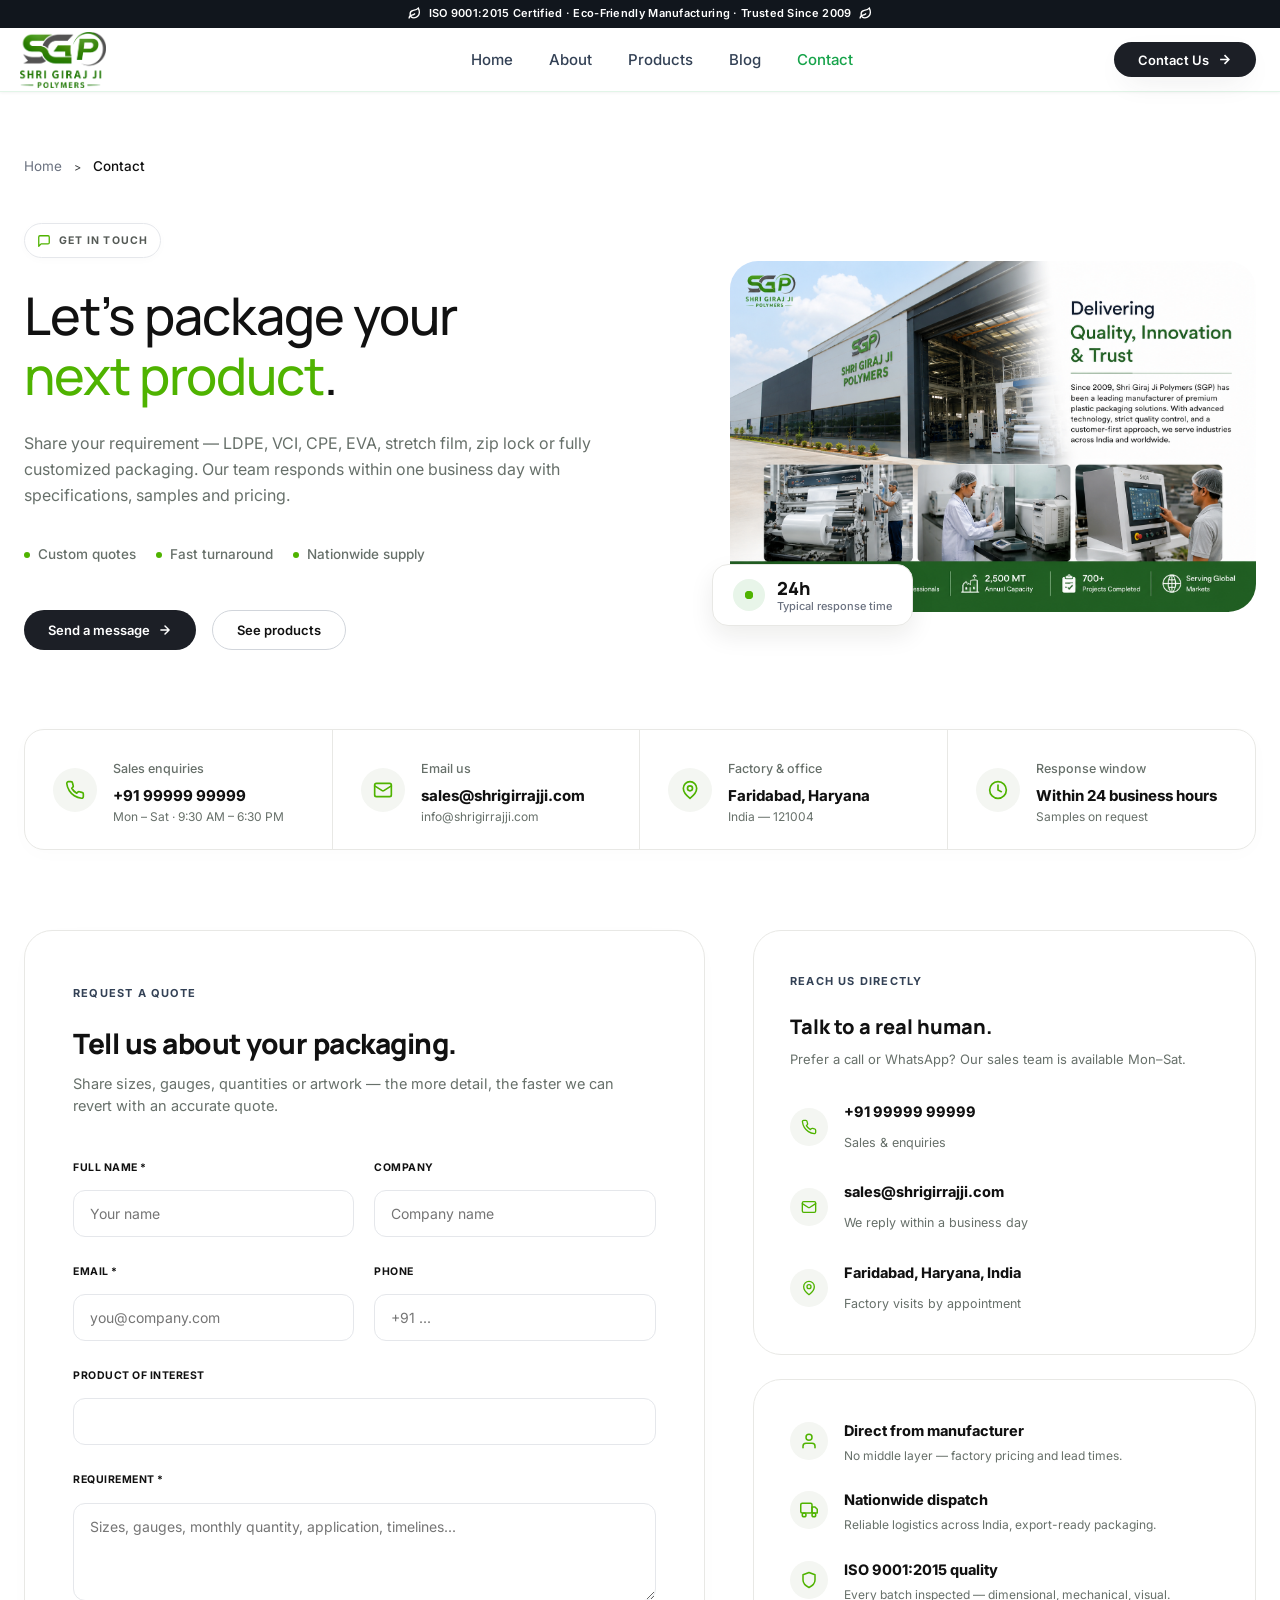
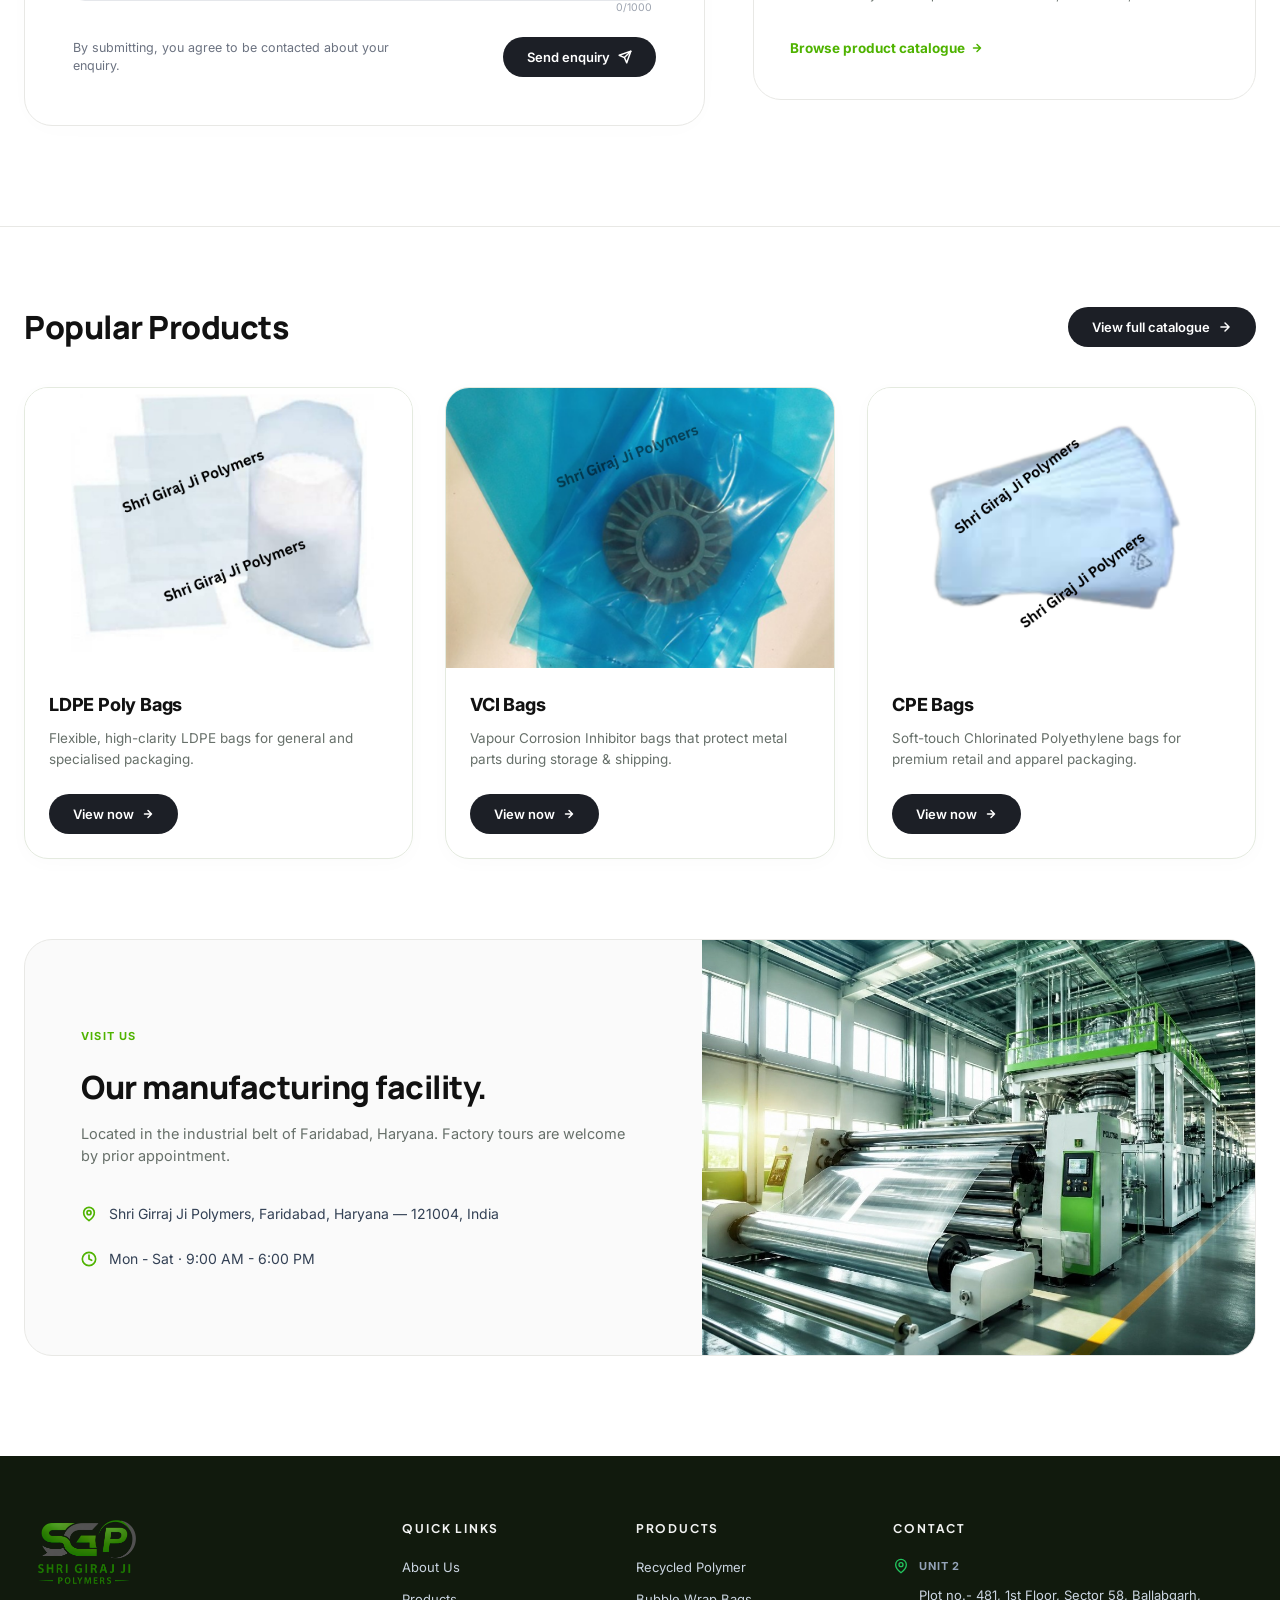
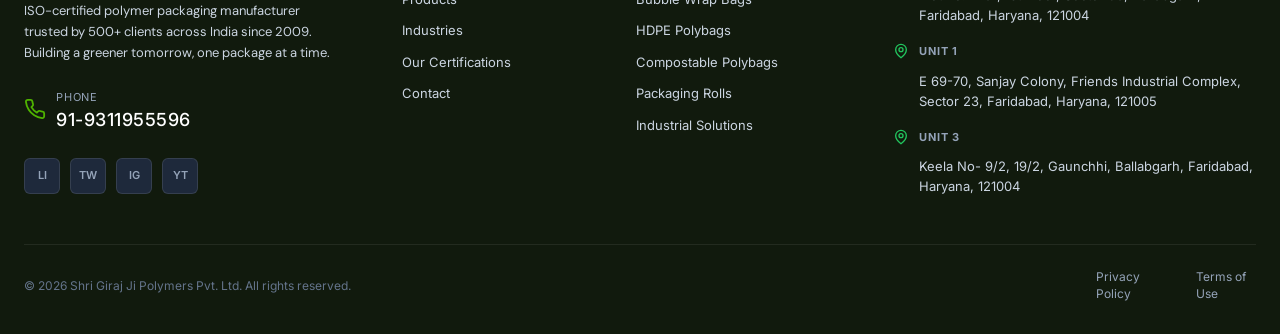
<file: contact.html>
<!DOCTYPE html>
<html lang="en">
<head>
  <meta charset="UTF-8">
  <meta name="viewport" content="width=device-width, initial-scale=1.0">
  <title>Shri Girraj Ji Polymers - Contact Us</title>
  <link rel="stylesheet" href="https://fonts.googleapis.com/css2?family=Inter:wght@400;500;600;700&family=Manrope:wght@400;500;600;700;800&display=swap">
  <link rel="stylesheet" href="css/style.css">
</head>
<body>

  <!-- Header / Navigation -->
  <header class="header">
    <!-- Top Header Bar -->
    <div class="top-header">
      <div class="top-header-container">
        <div class="top-header-content">
          <svg class="top-leaf-icon" width="13" height="13" viewBox="0 0 24 24" fill="none" stroke="currentColor" stroke-width="2.5"><path d="M11 20A7 7 0 0 1 9.8 6.1C15.5 5 17 4.4 19 2c1 2 2 4.18 2 8 0 5.5-4.78 10-10 10Z"/><path d="M2 21c0-3 1.85-5.36 5.08-6C9.5 14.52 12 13 13 12"/></svg>
          <span>ISO 9001:2015 Certified · Eco-Friendly Manufacturing · Trusted Since 2009</span>
          <svg class="top-leaf-icon" width="13" height="13" viewBox="0 0 24 24" fill="none" stroke="currentColor" stroke-width="2.5"><path d="M11 20A7 7 0 0 1 9.8 6.1C15.5 5 17 4.4 19 2c1 2 2 4.18 2 8 0 5.5-4.78 10-10 10Z"/><path d="M2 21c0-3 1.85-5.36 5.08-6C9.5 14.52 12 13 13 12"/></svg>
        </div>
      </div>
    </div>

    <!-- Main Header Bar -->
    <div class="main-header">
      <div class="main-header-container">
        <a href="index.html" class="brand-logo-img">
          <img src="assets/images/logo.png" alt="Shri Girraj Ji Polymers Logo" class="logo-image">
        </a>

        <nav class="nav-links">
          <a href="index.html" class="nav-link">Home</a>
          <a href="about.html" class="nav-link">About</a>
          <a href="products.html" class="nav-link">Products</a>
          <a href="blog.html" class="nav-link">Blog</a>
          <a href="contact.html" class="nav-link active">Contact</a>
        </nav>

        <div class="header-right-action">
          <a href="contact.html" class="btn-contact-us">
            <span>Contact Us</span>
            <svg width="15" height="15" viewBox="0 0 24 24" fill="none" stroke="currentColor" stroke-width="2.5"><path d="M5 12h14M12 5l7 7-7 7"/></svg>
          </a>

          <button class="mobile-menu-btn" aria-label="Toggle Navigation">
            <svg width="24" height="24" viewBox="0 0 24 24" fill="none" stroke="currentColor" stroke-width="2"><path d="M4 6h16M4 12h16M4 18h16"/></svg>
          </button>
        </div>
      </div>
    </div>

    <!-- Mobile Nav Menu -->
    <div class="mobile-nav">
      <a href="index.html" class="nav-link">Home</a>
      <a href="about.html" class="nav-link">About</a>
      <a href="products.html" class="nav-link">Products</a>
      <a href="blog.html" class="nav-link">Blog</a>
      <a href="contact.html" class="nav-link active">Contact</a>
    </div>
  </header>

  <!-- Contact Hero Section -->
  <section class="contact-hero-section">
    <div class="container">
      
      <!-- Breadcrumb -->
      <div class="contact-breadcrumb">
        <a href="index.html">Home</a>
        <span class="crumb-separator">&gt;</span>
        <span class="crumb-active">Contact</span>
      </div>

      <div class="contact-hero-grid">
        <!-- Left Content -->
        <div class="contact-hero-left">
          <div class="contact-pill-badge">
            <svg width="14" height="14" viewBox="0 0 24 24" fill="none" stroke="#4FB300" stroke-width="2.2" stroke-linecap="round" stroke-linejoin="round">
              <path d="M21 15a2 2 0 0 1-2 2H7l-4 4V5a2 2 0 0 1 2-2h14a2 2 0 0 1 2 2z"/>
            </svg>
            <span>GET IN TOUCH</span>
          </div>

          <h1 class="contact-hero-heading">
            Let’s package your <br>
            <span class="text-green-highlight">next product</span>.
          </h1>

          <p class="contact-hero-desc">
            Share your requirement — LDPE, VCI, CPE, EVA, stretch film, zip lock or fully customized packaging. Our team responds within one business day with specifications, samples and pricing.
          </p>

          <ul class="contact-hero-bullets">
            <li>
              <span class="bullet-dot"></span>
              <span>Custom quotes</span>
            </li>
            <li>
              <span class="bullet-dot"></span>
              <span>Fast turnaround</span>
            </li>
            <li>
              <span class="bullet-dot"></span>
              <span>Nationwide supply</span>
            </li>
          </ul>

          <div class="contact-hero-buttons">
            <a href="#quote-form-section" class="btn-primary-dark">
              <span>Send a message</span>
              <svg width="14" height="14" viewBox="0 0 24 24" fill="none" stroke="currentColor" stroke-width="2.5" stroke-linecap="round" stroke-linejoin="round">
                <path d="M5 12h14M12 5l7 7-7 7"/>
              </svg>
            </a>
            <a href="products.html" class="btn-secondary-outline">
              See products
            </a>
          </div>
        </div>

        <!-- Right Content Image block -->
        <div class="contact-hero-right">
          <div class="contact-image-wrapper">
            <img src="assets/images/about Us.png" alt="SGP Engineers Working">
            <!-- Overlay active badge -->
            <div class="contact-response-badge">
              <div class="pulse-dot-wrapper">
                <span class="pulse-dot"></span>
              </div>
              <div class="badge-texts">
                <span class="badge-title">24h</span>
                <span class="badge-sub">Typical response time</span>
              </div>
            </div>
          </div>
        </div>
      </div>

    </div>
  </section>

  <!-- Contact Quick Info Rows -->
  <section class="contact-info-section">
    <div class="container">
      <div class="contact-info-bar">
        
        <!-- Column 1: Sales -->
        <div class="contact-info-col">
          <div class="info-box-icon">
            <svg width="20" height="20" viewBox="0 0 24 24" fill="none" stroke="#4FB300" stroke-width="2" stroke-linecap="round" stroke-linejoin="round">
              <path d="M22 16.92v3a2 2 0 0 1-2.18 2 19.79 19.79 0 0 1-8.63-3.07 19.5 19.5 0 0 1-6-6 19.79 19.79 0 0 1-3.07-8.67A2 2 0 0 1 4.11 2h3a2 2 0 0 1 2 1.72 12.84 12.84 0 0 0 .7 2.81 2 2 0 0 1-.45 2.11L8.09 9.91a16 16 0 0 0 6 6l1.27-1.27a2 2 0 0 1 2.11-.45 12.84 12.84 0 0 0 2.81.7A2 2 0 0 1 22 16.92z"/>
            </svg>
          </div>
          <div class="info-box-content">
            <h4 class="info-box-title">Sales enquiries</h4>
            <p class="info-box-primary">+91 99999 99999</p>
            <p class="info-box-sub">Mon – Sat · 9:30 AM – 6:30 PM</p>
          </div>
        </div>

        <!-- Column 2: Email -->
        <div class="contact-info-col">
          <div class="info-box-icon">
            <svg width="20" height="20" viewBox="0 0 24 24" fill="none" stroke="#4FB300" stroke-width="2" stroke-linecap="round" stroke-linejoin="round">
              <rect x="2" y="4" width="20" height="16" rx="2"/>
              <path d="m22 7-8.97 5.7a1.94 1.94 0 0 1-2.06 0L2 7"/>
            </svg>
          </div>
          <div class="info-box-content">
            <h4 class="info-box-title">Email us</h4>
            <p class="info-box-primary">sales@shrigirrajji.com</p>
            <p class="info-box-sub">info@shrigirrajji.com</p>
          </div>
        </div>

        <!-- Column 3: Factory -->
        <div class="contact-info-col">
          <div class="info-box-icon">
            <svg width="20" height="20" viewBox="0 0 24 24" fill="none" stroke="#4FB300" stroke-width="2" stroke-linecap="round" stroke-linejoin="round">
              <path d="M20 10c0 6-8 12-8 12s-8-6-8-12a8 8 0 0 1 16 0Z"/>
              <circle cx="12" cy="10" r="3"/>
            </svg>
          </div>
          <div class="info-box-content">
            <h4 class="info-box-title">Factory & office</h4>
            <p class="info-box-primary">Faridabad, Haryana</p>
            <p class="info-box-sub">India — 121004</p>
          </div>
        </div>

        <!-- Column 4: Response -->
        <div class="contact-info-col">
          <div class="info-box-icon">
            <svg width="20" height="20" viewBox="0 0 24 24" fill="none" stroke="#4FB300" stroke-width="2" stroke-linecap="round" stroke-linejoin="round">
              <circle cx="12" cy="12" r="10"/>
              <polyline points="12 6 12 12 16 14"/>
            </svg>
          </div>
          <div class="info-box-content">
            <h4 class="info-box-title">Response window</h4>
            <p class="info-box-primary">Within 24 business hours</p>
            <p class="info-box-sub">Samples on request</p>
          </div>
        </div>

      </div>
    </div>
  </section>

  <!-- Main Quote and Direct Contact Section -->
  <section id="quote-form-section" class="contact-main-section">
    <div class="container">
      <div class="contact-main-grid">
        
        <!-- Left Side: Form Card -->
        <div class="contact-form-card">
          <div class="form-card-badge">REQUEST A QUOTE</div>
          <h2 class="form-card-title">Tell us about your packaging.</h2>
          <p class="form-card-sub">
            Share sizes, gauges, quantities or artwork — the more detail, the faster we can revert with an accurate quote.
          </p>

          <form action="#" class="contact-form">
            <div class="form-row">
              <div class="form-group">
                <label class="form-label">FULL NAME *</label>
                <input type="text" class="form-input" placeholder="Your name" required>
              </div>
              <div class="form-group">
                <label class="form-label">COMPANY</label>
                <input type="text" class="form-input" placeholder="Company name">
              </div>
            </div>

            <div class="form-row">
              <div class="form-group">
                <label class="form-label">EMAIL *</label>
                <input type="email" class="form-input" placeholder="you@company.com" required>
              </div>
              <div class="form-group">
                <label class="form-label">PHONE</label>
                <input type="tel" class="form-input" placeholder="+91 ...">
              </div>
            </div>

            <div class="form-group">
              <label class="form-label">PRODUCT OF INTEREST</label>
              <input type="text" class="form-input" placeholder="">
            </div>

            <div class="form-group" style="position: relative;">
              <label class="form-label">REQUIREMENT *</label>
              <textarea class="form-textarea" rows="4" placeholder="Sizes, gauges, monthly quantity, application, timelines..." required></textarea>
              <div class="form-textarea-counter">0/1000</div>
            </div>

            <div class="form-footer">
              <p class="form-legal-text">By submitting, you agree to be contacted about your enquiry.</p>
              <button type="submit" class="btn-form-submit">
                <span>Send enquiry</span>
                <svg width="14" height="14" viewBox="0 0 24 24" fill="none" stroke="currentColor" stroke-width="2.5" stroke-linecap="round" stroke-linejoin="round">
                  <line x1="22" y1="2" x2="11" y2="13"></line>
                  <polygon points="22 2 15 22 11 13 2 9 22 2"></polygon>
                </svg>
              </button>
            </div>
          </form>
        </div>

        <!-- Right Side: Direct Info and Highlights -->
        <div class="contact-details-column">
          
          <!-- Box 1: Reach Us Directly -->
          <div class="direct-contact-card">
            <div class="direct-card-badge">REACH US DIRECTLY</div>
            <h3 class="direct-card-title">Talk to a real human.</h3>
            <p class="direct-card-sub">Prefer a call or WhatsApp? Our sales team is available Mon–Sat.</p>
            
            <div class="direct-contact-list">
              <!-- Tel -->
              <div class="direct-contact-item">
                <div class="direct-icon-wrap">
                  <svg width="16" height="16" viewBox="0 0 24 24" fill="none" stroke="#4FB300" stroke-width="2" stroke-linecap="round" stroke-linejoin="round">
                    <path d="M22 16.92v3a2 2 0 0 1-2.18 2 19.79 19.79 0 0 1-8.63-3.07 19.5 19.5 0 0 1-6-6 19.79 19.79 0 0 1-3.07-8.67A2 2 0 0 1 4.11 2h3a2 2 0 0 1 2 1.72 12.84 12.84 0 0 0 .7 2.81 2 2 0 0 1-.45 2.11L8.09 9.91a16 16 0 0 0 6 6l1.27-1.27a2 2 0 0 1 2.11-.45 12.84 12.84 0 0 0 2.81.7A2 2 0 0 1 22 16.92z"/>
                  </svg>
                </div>
                <div class="direct-text-wrap">
                  <span class="direct-primary">+91 99999 99999</span>
                  <span class="direct-secondary">Sales &amp; enquiries</span>
                </div>
              </div>
              
              <!-- Email -->
              <div class="direct-contact-item">
                <div class="direct-icon-wrap">
                  <svg width="16" height="16" viewBox="0 0 24 24" fill="none" stroke="#4FB300" stroke-width="2" stroke-linecap="round" stroke-linejoin="round">
                    <rect x="2" y="4" width="20" height="16" rx="2"/>
                    <path d="m22 7-8.97 5.7a1.94 1.94 0 0 1-2.06 0L2 7"/>
                  </svg>
                </div>
                <div class="direct-text-wrap">
                  <span class="direct-primary">sales@shrigirrajji.com</span>
                  <span class="direct-secondary">We reply within a business day</span>
                </div>
              </div>

              <!-- Address -->
              <div class="direct-contact-item">
                <div class="direct-icon-wrap">
                  <svg width="16" height="16" viewBox="0 0 24 24" fill="none" stroke="#4FB300" stroke-width="2" stroke-linecap="round" stroke-linejoin="round">
                    <path d="M20 10c0 6-8 12-8 12s-8-6-8-12a8 8 0 0 1 16 0Z"/>
                    <circle cx="12" cy="10" r="3"/>
                  </svg>
                </div>
                <div class="direct-text-wrap">
                  <span class="direct-primary">Faridabad, Haryana, India</span>
                  <span class="direct-secondary">Factory visits by appointment</span>
                </div>
              </div>
            </div>
          </div>

          <!-- Box 2: Quality & Guarantee list -->
          <div class="guarantee-contact-card">
            
            <div class="guarantee-list">
              <!-- Item 1 -->
              <div class="guarantee-item">
                <div class="guarantee-icon">
                  <svg width="18" height="18" viewBox="0 0 24 24" fill="none" stroke="#4FB300" stroke-width="2" stroke-linecap="round" stroke-linejoin="round">
                    <path d="M20 21v-2a4 4 0 0 0-4-4H8a4 4 0 0 0-4 4v2"/>
                    <circle cx="12" cy="7" r="4"/>
                  </svg>
                </div>
                <div class="guarantee-texts">
                  <span class="guarantee-title">Direct from manufacturer</span>
                  <span class="guarantee-sub">No middle layer — factory pricing and lead times.</span>
                </div>
              </div>

              <!-- Item 2 -->
              <div class="guarantee-item">
                <div class="guarantee-icon">
                  <svg width="18" height="18" viewBox="0 0 24 24" fill="none" stroke="#4FB300" stroke-width="2" stroke-linecap="round" stroke-linejoin="round">
                    <rect x="1" y="3" width="15" height="13" rx="2" ry="2"/>
                    <polygon points="16 8 20 8 23 11 23 16 16 16 16 8"/>
                    <circle cx="5.5" cy="18.5" r="2.5"/>
                    <circle cx="18.5" cy="18.5" r="2.5"/>
                  </svg>
                </div>
                <div class="guarantee-texts">
                  <span class="guarantee-title">Nationwide dispatch</span>
                  <span class="guarantee-sub">Reliable logistics across India, export-ready packaging.</span>
                </div>
              </div>

              <!-- Item 3 -->
              <div class="guarantee-item">
                <div class="guarantee-icon">
                  <svg width="18" height="18" viewBox="0 0 24 24" fill="none" stroke="#4FB300" stroke-width="2" stroke-linecap="round" stroke-linejoin="round">
                    <path d="M12 22s8-4 8-10V5l-8-3-8 3v7c0 6 8 10 8 10z"/>
                  </svg>
                </div>
                <div class="guarantee-texts">
                  <span class="guarantee-title">ISO 9001:2015 quality</span>
                  <span class="guarantee-sub">Every batch inspected — dimensional, mechanical, visual.</span>
                </div>
              </div>
            </div>

            <!-- Catalogue download link -->
            <a href="products.html" class="guarantee-catalogue-link">
              <span>Browse product catalogue</span>
              <svg width="12" height="12" viewBox="0 0 24 24" fill="none" stroke="currentColor" stroke-width="3" stroke-linecap="round" stroke-linejoin="round">
                <path d="M5 12h14M12 5l7 7-7 7" />
              </svg>
            </a>
          </div>

        </div>
      </div>
    </div>
  </section>

  <!-- Popular Products Section -->
  <section class="also-like-section">
    <div class="container">
      
      <!-- Header with left title and right button -->
      <div class="also-like-header">
        <h2 class="also-like-heading">Popular Products</h2>
        <a href="products.html" class="also-like-catalog-btn">
          <span>View full catalogue</span>
          <svg width="14" height="14" viewBox="0 0 24 24" fill="none" stroke="currentColor" stroke-width="2.5" stroke-linecap="round" stroke-linejoin="round">
            <path d="M5 12h14M12 5l7 7-7 7"/>
          </svg>
        </a>
      </div>

      <!-- 3-Column Card Grid -->
      <div class="also-like-grid">
        
        <!-- Card 1: LDPE Poly Bags -->
        <div class="also-like-card">
          <div class="also-like-card-media">
            <img src="assets/images/ldpe liner bag.png" alt="LDPE Poly Bags">
          </div>
          <div class="also-like-card-body">
            <h3 class="also-like-card-title">LDPE Poly Bags</h3>
            <p class="also-like-card-desc">Flexible, high-clarity LDPE bags for general and specialised packaging.</p>
            <div class="also-like-card-action">
              <a href="products.html" class="also-like-card-btn">
                <span>View now</span>
                <svg width="12" height="12" viewBox="0 0 24 24" fill="none" stroke="currentColor" stroke-width="3" stroke-linecap="round" stroke-linejoin="round">
                  <path d="M5 12h14M12 5l7 7-7 7" />
                </svg>
              </a>
            </div>
          </div>
        </div>

        <!-- Card 2: VCI Bags -->
        <div class="also-like-card">
          <div class="also-like-card-media">
            <img src="assets/images/vci bag-2.png" alt="VCI Bags">
          </div>
          <div class="also-like-card-body">
            <h3 class="also-like-card-title">VCI Bags</h3>
            <p class="also-like-card-desc">Vapour Corrosion Inhibitor bags that protect metal parts during storage &amp; shipping.</p>
            <div class="also-like-card-action">
              <a href="products.html" class="also-like-card-btn">
                <span>View now</span>
                <svg width="12" height="12" viewBox="0 0 24 24" fill="none" stroke="currentColor" stroke-width="3" stroke-linecap="round" stroke-linejoin="round">
                  <path d="M5 12h14M12 5l7 7-7 7" />
                </svg>
              </a>
            </div>
          </div>
        </div>

        <!-- Card 3: CPE Bags -->
        <div class="also-like-card">
          <div class="also-like-card-media">
            <img src="assets/images/cpe 1.png" alt="CPE Bags">
          </div>
          <div class="also-like-card-body">
            <h3 class="also-like-card-title">CPE Bags</h3>
            <p class="also-like-card-desc">Soft-touch Chlorinated Polyethylene bags for premium retail and apparel packaging.</p>
            <div class="also-like-card-action">
              <a href="products.html" class="also-like-card-btn">
                <span>View now</span>
                <svg width="12" height="12" viewBox="0 0 24 24" fill="none" stroke="currentColor" stroke-width="3" stroke-linecap="round" stroke-linejoin="round">
                  <path d="M5 12h14M12 5l7 7-7 7" />
                </svg>
              </a>
            </div>
          </div>
        </div>

      </div>
    </div>
  </section>

  <!-- Our Manufacturing Facility banner -->
  <section class="facility-banner-section">
    <div class="container">
      <div class="facility-banner-card">
        
        <!-- Left Side: Texts -->
        <div class="facility-left-content">
          <div class="facility-badge">VISIT US</div>
          <h2 class="facility-title">Our manufacturing facility.</h2>
          <p class="facility-desc">
            Located in the industrial belt of Faridabad, Haryana. Factory tours are welcome by prior appointment.
          </p>

          <div class="facility-details">
            <!-- Loc -->
            <div class="facility-detail-item">
              <div class="facility-icon">
                <svg width="16" height="16" viewBox="0 0 24 24" fill="none" stroke="#4FB300" stroke-width="2.5" stroke-linecap="round" stroke-linejoin="round">
                  <path d="M20 10c0 6-8 12-8 12s-8-6-8-12a8 8 0 0 1 16 0Z"/>
                  <circle cx="12" cy="10" r="3"/>
                </svg>
              </div>
              <span class="facility-text">Shri Girraj Ji Polymers, Faridabad, Haryana — 121004, India</span>
            </div>

            <!-- Clock -->
            <div class="facility-detail-item">
              <div class="facility-icon">
                <svg width="16" height="16" viewBox="0 0 24 24" fill="none" stroke="#4FB300" stroke-width="2.5" stroke-linecap="round" stroke-linejoin="round">
                  <circle cx="12" cy="12" r="10"/>
                  <polyline points="12 6 12 12 16 14"/>
                </svg>
              </div>
              <span class="facility-text">Mon - Sat · 9:00 AM - 6:00 PM</span>
            </div>
          </div>
        </div>

        <!-- Right Side: Facility Image -->
        <div class="facility-right-image">
          <img src="assets/images/extrusion-machinery.jpg" alt="SGP Extrusion Factory Facility">
        </div>

      </div>
    </div>
  </section>

  <!-- Footer -->
  <footer class="footer">
    <div class="container">
      <div class="footer-grid">
        <!-- Col 1: Brand & Contact -->
        <div class="footer-col-brand">
          <img src="assets/images/logo.png" alt="Shri Girraj Ji Polymers Logo" class="footer-logo-white">

          <p class="footer-brand-desc">
            ISO-certified polymer packaging manufacturer trusted by 500+ clients across India since 2009. Building a greener tomorrow, one package at a time.
          </p>

          <div class="footer-phone-row">
            <svg class="footer-green-icon" width="22" height="22" viewBox="0 0 24 24" fill="none" stroke="#4FB300" stroke-width="2" stroke-linecap="round" stroke-linejoin="round"><path d="M22 16.92v3a2 2 0 0 1-2.18 2 19.79 19.79 0 0 1-8.63-3.07 19.5 19.5 0 0 1-6-6 19.79 19.79 0 0 1-3.07-8.67A2 2 0 0 1 4.11 2h3a2 2 0 0 1 2 1.72 12.84 12.84 0 0 0 .7 2.81 2 2 0 0 1-.45 2.11L8.09 9.91a16 16 0 0 0 6 6l1.27-1.27a2 2 0 0 1 2.11-.45 12.84 12.84 0 0 0 2.81.7A2 2 0 0 1 22 16.92z"/></svg>
            <div class="footer-phone-wrap">
              <span class="footer-phone-label">PHONE</span>
              <span class="footer-phone-val">91-9311955596</span>
            </div>
          </div>

          <div class="footer-social-row">
            <a href="#" class="social-btn">LI</a>
            <a href="#" class="social-btn">TW</a>
            <a href="#" class="social-btn">IG</a>
            <a href="#" class="social-btn">YT</a>
          </div>
        </div>

        <!-- Col 2: QUICK LINKS -->
        <div>
          <h4 class="footer-col-title">QUICK LINKS</h4>
          <div class="footer-links">
            <a href="about.html">About Us</a>
            <a href="products.html">Products</a>
            <a href="index.html#why-us">Industries</a>
            <a href="about.html">Our Certifications</a>
            <a href="contact.html">Contact</a>
          </div>
        </div>

        <!-- Col 3: PRODUCTS -->
        <div>
          <h4 class="footer-col-title">PRODUCTS</h4>
          <div class="footer-links">
            <a href="products.html">Recycled Polymer</a>
            <a href="products.html">Bubble Wrap Bags</a>
            <a href="products.html">HDPE Polybags</a>
            <a href="products.html">Compostable Polybags</a>
            <a href="products.html">Packaging Rolls</a>
            <a href="products.html">Industrial Solutions</a>
          </div>
        </div>

        <!-- Col 4: CONTACT -->
        <div>
          <h4 class="footer-col-title">CONTACT</h4>
          <div class="footer-units-list">
            <!-- Unit 2 -->
            <div class="footer-unit-item">
              <svg class="footer-green-icon" width="16" height="16" viewBox="0 0 24 24" fill="none" stroke="#22c55e" stroke-width="2"><path d="M20 10c0 6-8 12-8 12s-8-6-8-12a8 8 0 0 1 16 0Z"/><circle cx="12" cy="10" r="3"/></svg>
              <div class="footer-unit-text">
                <span class="unit-title">UNIT 2</span>
                <p>Plot no.- 481, 1st Floor, Sector 58, Ballabgarh, Faridabad, Haryana, 121004</p>
              </div>
            </div>

            <!-- Unit 1 -->
            <div class="footer-unit-item">
              <svg class="footer-green-icon" width="16" height="16" viewBox="0 0 24 24" fill="none" stroke="#22c55e" stroke-width="2"><path d="M20 10c0 6-8 12-8 12s-8-6-8-12a8 8 0 0 1 16 0Z"/><circle cx="12" cy="10" r="3"/></svg>
              <div class="footer-unit-text">
                <span class="unit-title">UNIT 1</span>
                <p>E 69-70, Sanjay Colony, Friends Industrial Complex, Sector 23, Faridabad, Haryana, 121005</p>
              </div>
            </div>

            <!-- Unit 3 -->
            <div class="footer-unit-item">
              <svg class="footer-green-icon" width="16" height="16" viewBox="0 0 24 24" fill="none" stroke="#22c55e" stroke-width="2"><path d="M20 10c0 6-8 12-8 12s-8-6-8-12a8 8 0 0 1 16 0Z"/><circle cx="12" cy="10" r="3"/></svg>
              <div class="footer-unit-text">
                <span class="unit-title">UNIT 3</span>
                <p>Keela No- 9/2, 19/2, Gaunchhi, Ballabgarh, Faridabad, Haryana, 121004</p>
              </div>
            </div>
          </div>
        </div>
      </div>

      <div class="footer-bottom">
        <div class="footer-copyright">© 2026 Shri Giraj Ji Polymers Pvt. Ltd. All rights reserved.</div>
        <div class="footer-legal">
          <a href="#">Privacy Policy</a>
          <a href="#">Terms of Use</a>
        </div>
      </div>
    </div>
  </footer>

  <script src="js/main.js"></script>
</body>
</html>
</file>
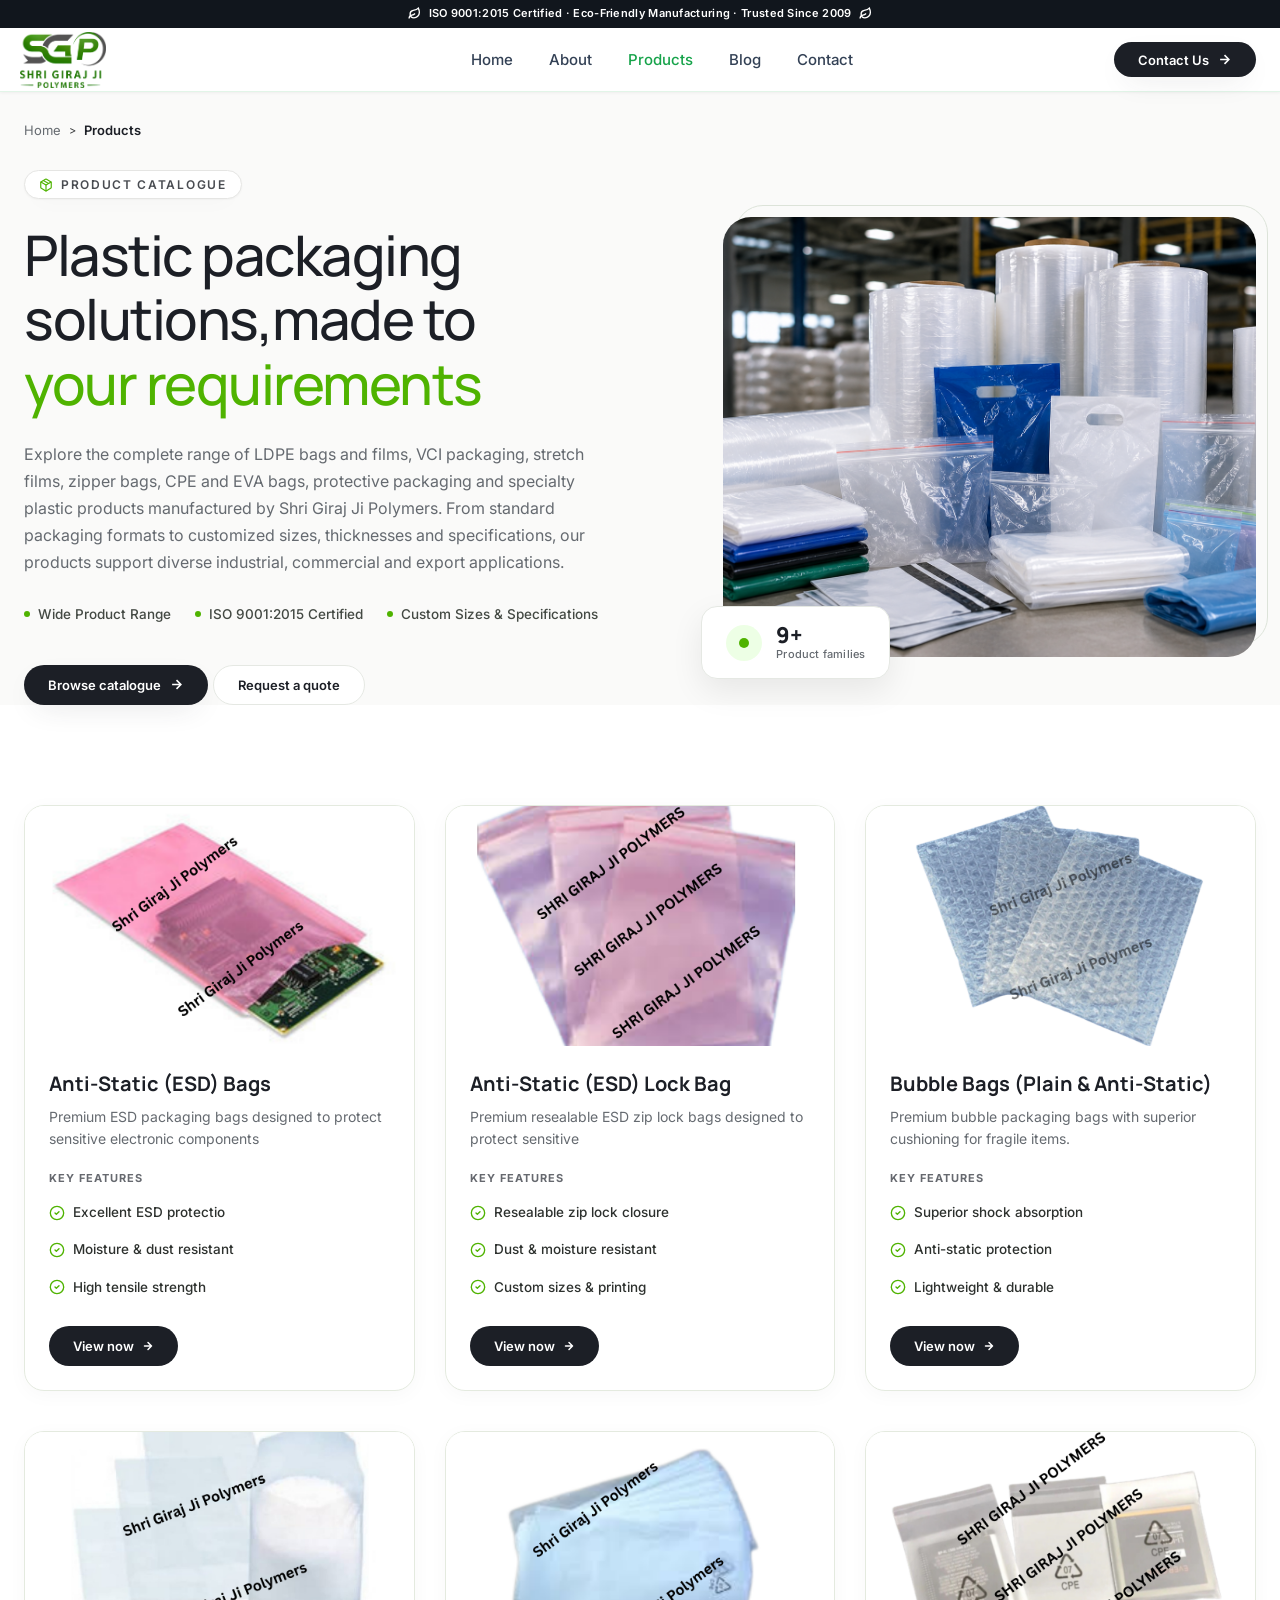
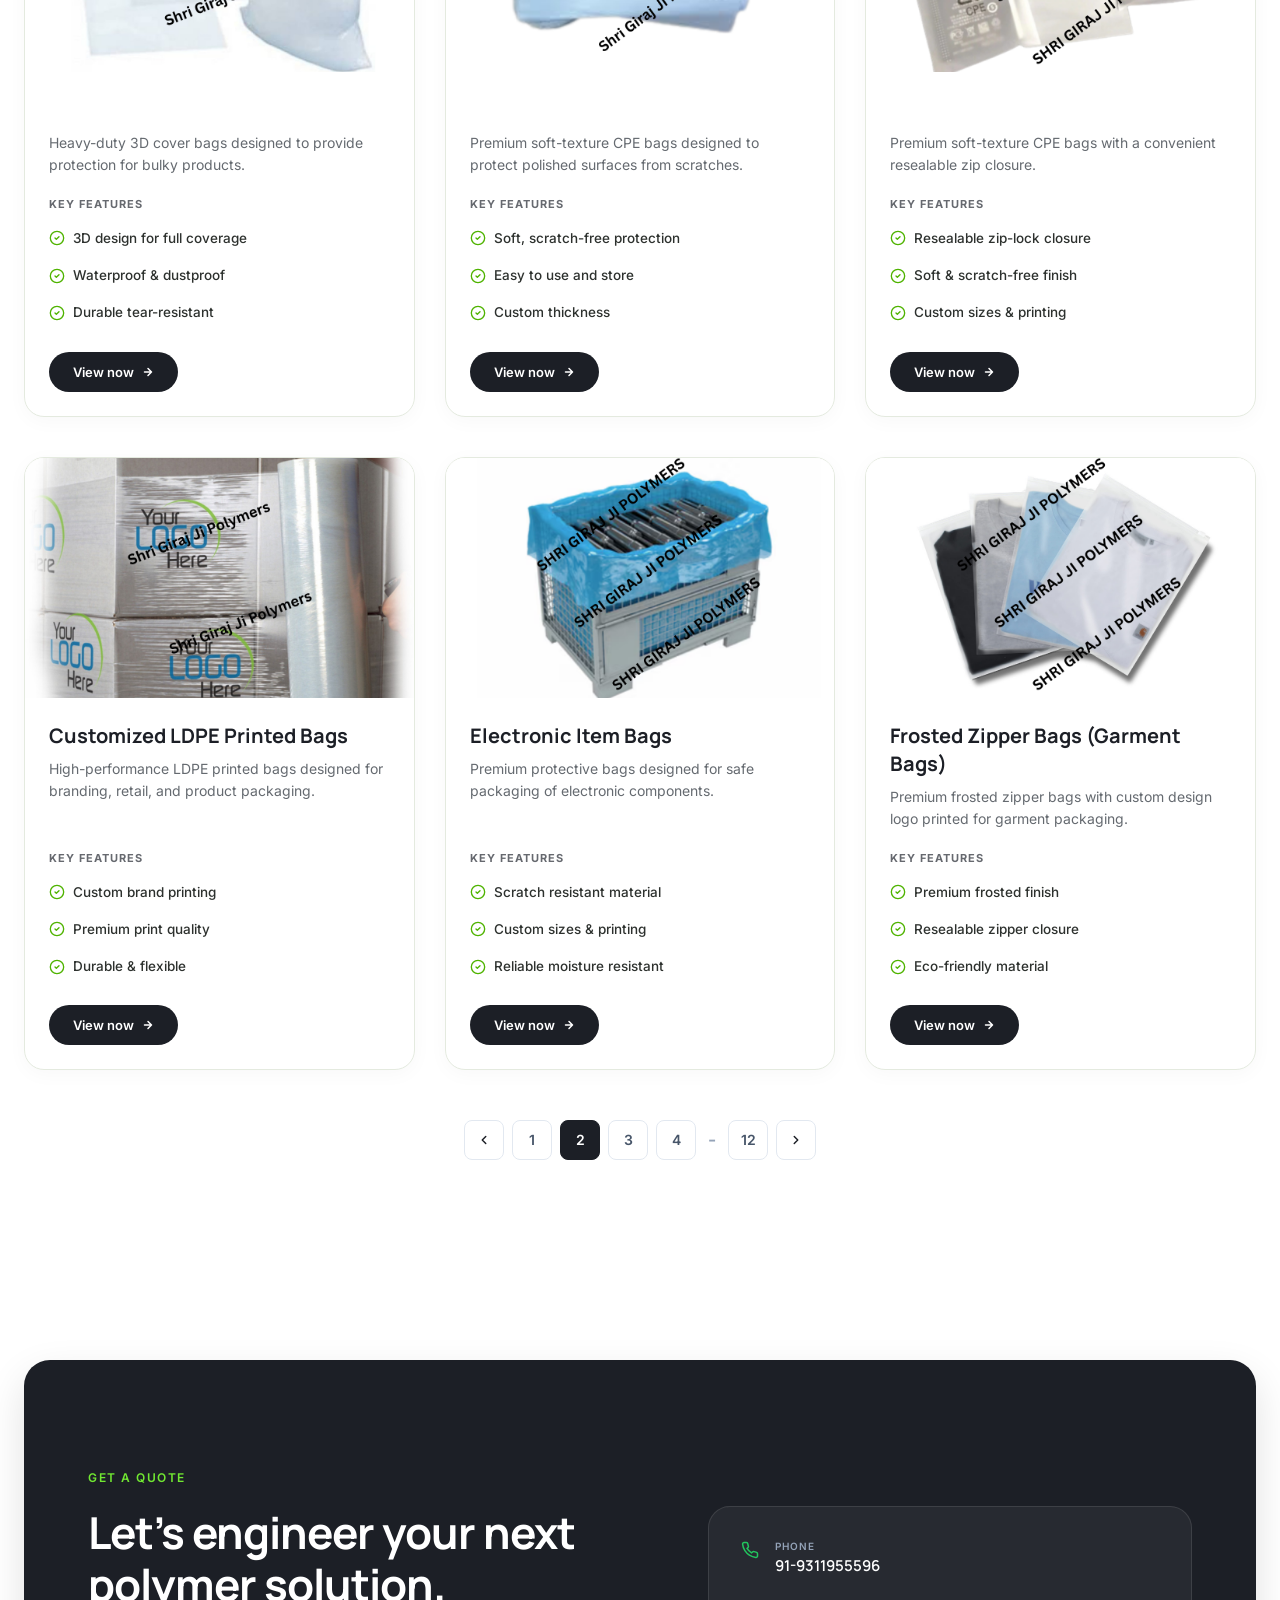
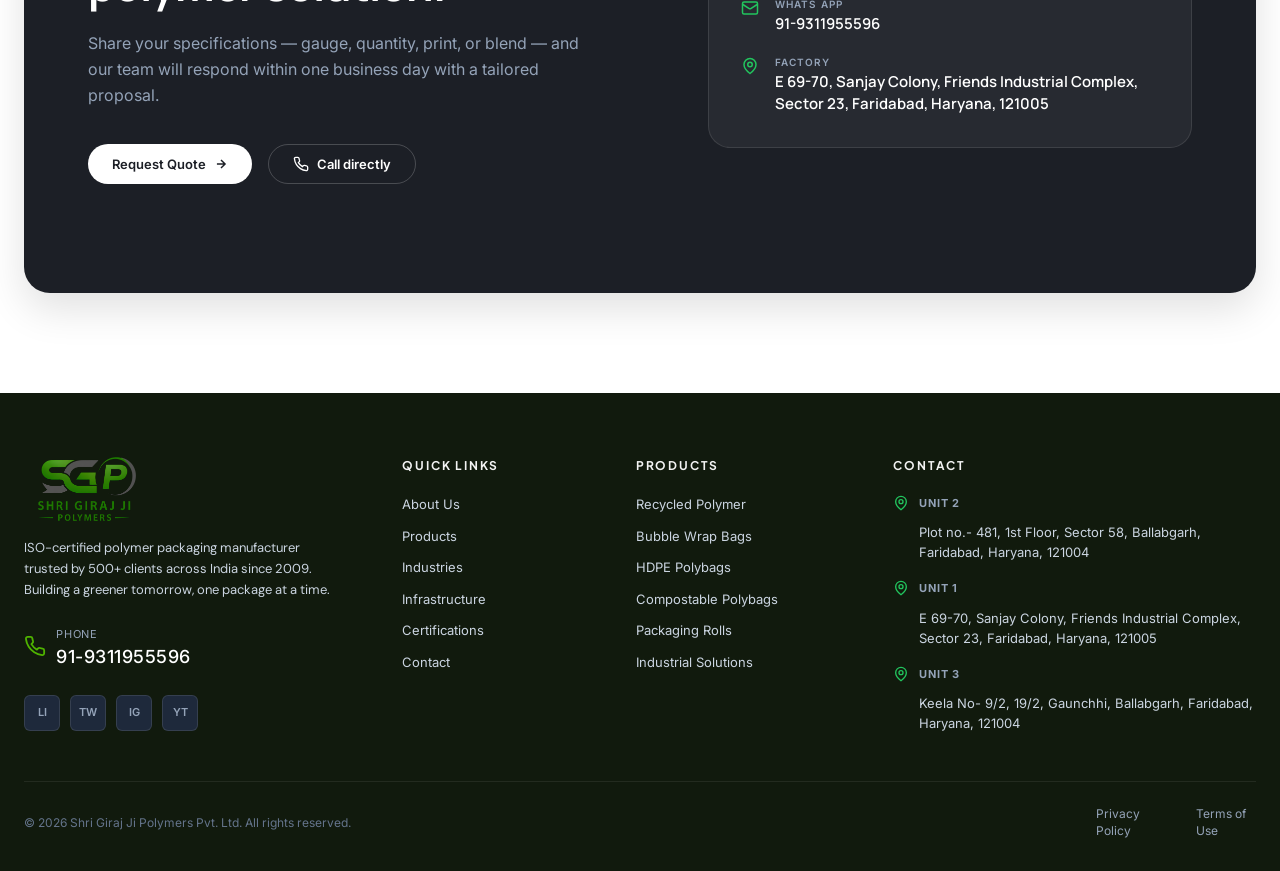
<file: products.html>
<!DOCTYPE html>
<html lang="en">
<head>
  <meta charset="UTF-8">
  <meta name="viewport" content="width=device-width, initial-scale=1.0">
  <title>Shri Girraj Ji Polymers - Products</title>
  <link rel="stylesheet" href="https://fonts.googleapis.com/css2?family=Inter:wght@400;500;600;700&family=Manrope:wght@400;500;600;700;800&display=swap">
  <link rel="stylesheet" href="css/style.css">
</head>
<body>

  <!-- Header / Navigation -->
  <header class="header">
    <!-- Top Header Bar -->
    <div class="top-header">
      <div class="top-header-container">
        <div class="top-header-content">
          <svg class="top-leaf-icon" width="13" height="13" viewBox="0 0 24 24" fill="none" stroke="currentColor" stroke-width="2.5"><path d="M11 20A7 7 0 0 1 9.8 6.1C15.5 5 17 4.4 19 2c1 2 2 4.18 2 8 0 5.5-4.78 10-10 10Z"/><path d="M2 21c0-3 1.85-5.36 5.08-6C9.5 14.52 12 13 13 12"/></svg>
          <span>ISO 9001:2015 Certified · Eco-Friendly Manufacturing · Trusted Since 2009</span>
          <svg class="top-leaf-icon" width="13" height="13" viewBox="0 0 24 24" fill="none" stroke="currentColor" stroke-width="2.5"><path d="M11 20A7 7 0 0 1 9.8 6.1C15.5 5 17 4.4 19 2c1 2 2 4.18 2 8 0 5.5-4.78 10-10 10Z"/><path d="M2 21c0-3 1.85-5.36 5.08-6C9.5 14.52 12 13 13 12"/></svg>
        </div>
      </div>
    </div>

    <!-- Main Header Bar -->
    <div class="main-header">
      <div class="main-header-container">
        <a href="index.html" class="brand-logo-img">
          <img src="assets/images/logo.png" alt="Shri Girraj Ji Polymers Logo" class="logo-image">
        </a>

        <nav class="nav-links">
          <a href="index.html" class="nav-link">Home</a>
          <a href="about.html" class="nav-link">About</a>
          <a href="products.html" class="nav-link active">Products</a>
          <a href="blog.html" class="nav-link">Blog</a>
          <a href="contact.html" class="nav-link">Contact</a>
        </nav>

        <div class="header-right-action">
          <a href="contact.html" class="btn-contact-us">
            <span>Contact Us</span>
            <svg width="15" height="15" viewBox="0 0 24 24" fill="none" stroke="currentColor" stroke-width="2.5"><path d="M5 12h14M12 5l7 7-7 7"/></svg>
          </a>

          <button class="mobile-menu-btn" aria-label="Toggle Navigation">
            <svg width="24" height="24" viewBox="0 0 24 24" fill="none" stroke="currentColor" stroke-width="2"><path d="M4 6h16M4 12h16M4 18h16"/></svg>
          </button>
        </div>
      </div>
    </div>

    <!-- Mobile Nav Menu -->
    <div class="mobile-nav">
      <a href="index.html" class="nav-link">Home</a>
      <a href="about.html" class="nav-link">About</a>
      <a href="products.html" class="nav-link active">Products</a>
      <a href="blog.html" class="nav-link">Blog</a>
      <a href="contact.html" class="nav-link">Contact</a>
    </div>
  </header>

  <!-- Products Page Hero Section -->
  <section class="products-page-hero">
    <div class="container">
      <!-- Breadcrumb -->
      <div class="products-breadcrumb">
        <a href="index.html">Home</a>
        <span class="crumb-separator">&gt;</span>
        <span class="crumb-active">Products</span>
      </div>

      <div class="products-hero-grid">
        <!-- Left Content -->
        <div class="products-hero-content">
          <div class="products-top-pill">
            <svg width="14" height="14" viewBox="0 0 14 14" fill="none" xmlns="http://www.w3.org/2000/svg">
<g clip-path="url(#clip0_121_11443)">
<path d="M6.41339 12.6695C6.59066 12.7719 6.79174 12.8258 6.99644 12.8258C7.20113 12.8258 7.40221 12.7719 7.57948 12.6695L11.6608 10.3374C11.8379 10.2351 11.985 10.0881 12.0873 9.91105C12.1897 9.73401 12.2436 9.53317 12.2438 9.32868V4.66432C12.2436 4.45983 12.1897 4.25899 12.0873 4.08195C11.985 3.90491 11.8379 3.75789 11.6608 3.65565L7.57948 1.32346C7.40221 1.22112 7.20113 1.16724 6.99644 1.16724C6.79174 1.16724 6.59066 1.22112 6.41339 1.32346L2.33207 3.65565C2.15498 3.75789 2.00788 3.90491 1.90555 4.08195C1.80321 4.25899 1.74923 4.45983 1.74902 4.66432V9.32868C1.74923 9.53317 1.80321 9.73401 1.90555 9.91105C2.00788 10.0881 2.15498 10.2351 2.33207 10.3374L6.41339 12.6695Z" stroke="#4FB300" stroke-width="1.16609" stroke-linecap="round" stroke-linejoin="round"/>
<path d="M6.99609 12.827V6.99658" stroke="#4FB300" stroke-width="1.16609" stroke-linecap="round" stroke-linejoin="round"/>
<path d="M1.91797 4.0813L6.9963 6.99653L12.0746 4.0813" stroke="#4FB300" stroke-width="1.16609" stroke-linecap="round" stroke-linejoin="round"/>
<path d="M4.37305 2.48962L9.62046 5.49231" stroke="#4FB300" stroke-width="1.16609" stroke-linecap="round" stroke-linejoin="round"/>
</g>
<defs>
<clipPath id="clip0_121_11443">
<rect width="13.9931" height="13.9931" fill="white"/>
</clipPath>
</defs>
</svg>

            <span>PRODUCT CATALOGUE</span>
          </div>

          <h1 class="products-hero-heading">
            Plastic packaging solutions,made to <br>
           <span class="text-green">your requirements</span>
          </h1>

          <p class="products-hero-desc">
Explore the complete range of LDPE bags and films, VCI packaging, stretch films, zipper bags, CPE and EVA bags, protective packaging and specialty plastic products manufactured by Shri Giraj Ji Polymers. From standard packaging formats to customized sizes, thicknesses and specifications, our products support diverse industrial, commercial and export applications.          </p>

          <ul class="products-hero-bullets">
            <li>
              <span class="bullet-dot"></span>
              <span>Wide Product Range</span>
            </li>
            <li>
              <span class="bullet-dot"></span>
              <span>ISO 9001:2015 Certified</span>
            </li>
            <li>
              <span class="bullet-dot"></span>
              <span>Custom Sizes & Specifications</span>
            </li>
          </ul>

          <div class="products-hero-actions">
            <a href="#product-list" class="btn-products-primary">
              <span>Browse catalogue</span>
               <svg width="15" height="15" viewBox="0 0 24 24" fill="none" stroke="currentColor" stroke-width="2.5">
                <path d="M5 12h14M12 5l7 7-7 7" />
              </svg>
            </a>
            <a href="#contact" class="btn-products-secondary">
              <span>Request a quote</span>
            </a>
          </div>
        </div>

        <!-- Right Media Image Card -->
        <div class="products-hero-media">
          <div class="products-hero-img-wrap">
            <img src="assets/images/ProductHerosection.png" alt="SGP Extrusion Facility" class="products-hero-img">

            <!-- Bottom Left Floating Badge -->
            <div class="products-floating-badge">
              <div class="products-badge-icon">
                <span class="green-inner-dot"></span>
              </div>
              <div class="products-badge-text">
                <span class="badge-num">9+</span>
                <span class="badge-lbl">Product families</span>
              </div>
            </div>
          </div>
        </div>
      </div>
    </div>
  </section>

  <!-- Product List Grid Section -->
  <section id="product-list" class="product-list-section">
    <div class="container">
      <div class="product-list-grid">

        <!-- Product 1 -->
        <div class="product-list-card">
          <a href="anti-static-esd-bags.html" class="card-link-overlay" aria-label="View Anti-Static (ESD) Bags"></a>
          <div class="product-list-card-media">
            <img src="assets/images/anti static bag.png" alt="Anti-Static (ESD) Bags">
          </div>
          
          <div class="product-list-card-body">
            <h3 class="product-list-card-title">Anti-Static (ESD) Bags</h3>
            <p class="product-list-card-desc">Premium ESD packaging bags designed to protect sensitive electronic components</p>
            
            <div class="product-list-features-title">KEY FEATURES</div>
            
            <ul class="product-list-features-list">
              <li class="product-list-feature-item">
                <svg class="feature-check" width="16" height="16" viewBox="0 0 24 24" fill="none" stroke="#4FB300" stroke-width="2" stroke-linecap="round" stroke-linejoin="round">
                  <circle cx="12" cy="12" r="10" />
                  <path d="m9 12 2 2 4-4" />
                </svg>
                <span>Excellent ESD protectio</span>
              </li>
              <li class="product-list-feature-item">
                <svg class="feature-check" width="16" height="16" viewBox="0 0 24 24" fill="none" stroke="#4FB300" stroke-width="2" stroke-linecap="round" stroke-linejoin="round">
                  <circle cx="12" cy="12" r="10" />
                  <path d="m9 12 2 2 4-4" />
                </svg>
                <span>Moisture & dust resistant</span>
              </li>
              <li class="product-list-feature-item">
                <svg class="feature-check" width="16" height="16" viewBox="0 0 24 24" fill="none" stroke="#4FB300" stroke-width="2" stroke-linecap="round" stroke-linejoin="round">
                  <circle cx="12" cy="12" r="10" />
                  <path d="m9 12 2 2 4-4" />
                </svg>
                <span>High tensile strength</span>
              </li>
            </ul>

            <div class="product-list-card-action">
              <a href="anti-static-esd-bags.html" class="product-list-card-btn">
                <span>View now</span>
                <span class="card-btn-arrow">
                  <svg width="12" height="12" viewBox="0 0 24 24" fill="none" stroke="currentColor" stroke-width="3" stroke-linecap="round" stroke-linejoin="round">
                    <path d="M5 12h14M12 5l7 7-7 7" />
                  </svg>
                </span>
              </a>
            </div>
          </div>
        </div>

        <!-- Product 2 -->
        <div class="product-list-card">
          <a href="#contact" class="card-link-overlay" aria-label="View Anti-Static (ESD) Lock Bag"></a>
          <div class="product-list-card-media">
            <img src="assets/images/anti static zip lock.png" alt="Anti-Static (ESD) Lock Bag">
          </div>
          
          <div class="product-list-card-body">
            <h3 class="product-list-card-title">Anti-Static (ESD) Lock Bag</h3>
            <p class="product-list-card-desc">Premium resealable ESD zip lock bags designed to protect sensitive</p>
            
            <div class="product-list-features-title">KEY FEATURES</div>
            
            <ul class="product-list-features-list">
              <li class="product-list-feature-item">
                <svg class="feature-check" width="16" height="16" viewBox="0 0 24 24" fill="none" stroke="#4FB300" stroke-width="2" stroke-linecap="round" stroke-linejoin="round">
                  <circle cx="12" cy="12" r="10" />
                  <path d="m9 12 2 2 4-4" />
                </svg>
                <span>Resealable zip lock closure</span>
              </li>
              <li class="product-list-feature-item">
                <svg class="feature-check" width="16" height="16" viewBox="0 0 24 24" fill="none" stroke="#4FB300" stroke-width="2" stroke-linecap="round" stroke-linejoin="round">
                  <circle cx="12" cy="12" r="10" />
                  <path d="m9 12 2 2 4-4" />
                </svg>
                <span>Dust & moisture resistant</span>
              </li>
              <li class="product-list-feature-item">
                <svg class="feature-check" width="16" height="16" viewBox="0 0 24 24" fill="none" stroke="#4FB300" stroke-width="2" stroke-linecap="round" stroke-linejoin="round">
                  <circle cx="12" cy="12" r="10" />
                  <path d="m9 12 2 2 4-4" />
                </svg>
                <span>Custom sizes & printing</span>
              </li>
            </ul>

            <div class="product-list-card-action">
              <a href="#contact" class="product-list-card-btn">
                <span>View now</span>
                <span class="card-btn-arrow">
                  <svg width="12" height="12" viewBox="0 0 24 24" fill="none" stroke="currentColor" stroke-width="3" stroke-linecap="round" stroke-linejoin="round">
                    <path d="M5 12h14M12 5l7 7-7 7" />
                  </svg>
                </span>
              </a>
            </div>
          </div>
        </div>

        <!-- Product 3 -->
        <div class="product-list-card">
          <a href="#contact" class="card-link-overlay" aria-label="View Bubble Bags"></a>
          <div class="product-list-card-media">
            <img src="assets/images/bubble 1.png" alt="Bubble Bags (Plain & Anti-Static)">
          </div>
          
          <div class="product-list-card-body">
            <h3 class="product-list-card-title">Bubble Bags (Plain & Anti-Static)</h3>
            <p class="product-list-card-desc">Premium bubble packaging bags with superior cushioning for fragile items.</p>
            
            <div class="product-list-features-title">KEY FEATURES</div>
            
            <ul class="product-list-features-list">
              <li class="product-list-feature-item">
                <svg class="feature-check" width="16" height="16" viewBox="0 0 24 24" fill="none" stroke="#4FB300" stroke-width="2" stroke-linecap="round" stroke-linejoin="round">
                  <circle cx="12" cy="12" r="10" />
                  <path d="m9 12 2 2 4-4" />
                </svg>
                <span>Superior shock absorption</span>
              </li>
              <li class="product-list-feature-item">
                <svg class="feature-check" width="16" height="16" viewBox="0 0 24 24" fill="none" stroke="#4FB300" stroke-width="2" stroke-linecap="round" stroke-linejoin="round">
                  <circle cx="12" cy="12" r="10" />
                  <path d="m9 12 2 2 4-4" />
                </svg>
                <span>Anti-static protection</span>
              </li>
              <li class="product-list-feature-item">
                <svg class="feature-check" width="16" height="16" viewBox="0 0 24 24" fill="none" stroke="#4FB300" stroke-width="2" stroke-linecap="round" stroke-linejoin="round">
                  <circle cx="12" cy="12" r="10" />
                  <path d="m9 12 2 2 4-4" />
                </svg>
                <span>Lightweight & durable</span>
              </li>
            </ul>

            <div class="product-list-card-action">
              <a href="#contact" class="product-list-card-btn">
                <span>View now</span>
                <span class="card-btn-arrow">
                  <svg width="12" height="12" viewBox="0 0 24 24" fill="none" stroke="currentColor" stroke-width="3" stroke-linecap="round" stroke-linejoin="round">
                    <path d="M5 12h14M12 5l7 7-7 7" />
                  </svg>
                </span>
              </a>
            </div>
          </div>
        </div>

        <!-- Product 4 -->
        <div class="product-list-card">
          <a href="#contact" class="card-link-overlay" aria-label="View Cover Bags"></a>
          <div class="product-list-card-media">
            <img src="assets/images/ldpe liner bag.png" alt="Cover Bags (3D LDPE Bags)">
          </div>
          
          <div class="product-list-card-body">
            <h3 class="product-list-card-title">Cover Bags (3D LDPE Bags)</h3>
            <p class="product-list-card-desc">Heavy-duty 3D cover bags designed to provide protection for bulky products.</p>
            
            <div class="product-list-features-title">KEY FEATURES</div>
            
            <ul class="product-list-features-list">
              <li class="product-list-feature-item">
                <svg class="feature-check" width="16" height="16" viewBox="0 0 24 24" fill="none" stroke="#4FB300" stroke-width="2" stroke-linecap="round" stroke-linejoin="round">
                  <circle cx="12" cy="12" r="10" />
                  <path d="m9 12 2 2 4-4" />
                </svg>
                <span>3D design for full coverage</span>
              </li>
              <li class="product-list-feature-item">
                <svg class="feature-check" width="16" height="16" viewBox="0 0 24 24" fill="none" stroke="#4FB300" stroke-width="2" stroke-linecap="round" stroke-linejoin="round">
                  <circle cx="12" cy="12" r="10" />
                  <path d="m9 12 2 2 4-4" />
                </svg>
                <span>Waterproof & dustproof</span>
              </li>
              <li class="product-list-feature-item">
                <svg class="feature-check" width="16" height="16" viewBox="0 0 24 24" fill="none" stroke="#4FB300" stroke-width="2" stroke-linecap="round" stroke-linejoin="round">
                  <circle cx="12" cy="12" r="10" />
                  <path d="m9 12 2 2 4-4" />
                </svg>
                <span>Durable tear-resistant</span>
              </li>
            </ul>

            <div class="product-list-card-action">
              <a href="#contact" class="product-list-card-btn">
                <span>View now</span>
                <span class="card-btn-arrow">
                  <svg width="12" height="12" viewBox="0 0 24 24" fill="none" stroke="currentColor" stroke-width="3" stroke-linecap="round" stroke-linejoin="round">
                    <path d="M5 12h14M12 5l7 7-7 7" />
                  </svg>
                </span>
              </a>
            </div>
          </div>
        </div>

        <!-- Product 5 -->
        <div class="product-list-card">
          <a href="#contact" class="card-link-overlay" aria-label="View CPE 07 Bags"></a>
          <div class="product-list-card-media">
            <img src="assets/images/cpe 1.png" alt="CPE 07 Bags">
          </div>
          
          <div class="product-list-card-body">
            <h3 class="product-list-card-title">CPE 07 Bags</h3>
            <p class="product-list-card-desc">Premium soft-texture CPE bags designed to protect polished surfaces from scratches.</p>
            
            <div class="product-list-features-title">KEY FEATURES</div>
            
            <ul class="product-list-features-list">
              <li class="product-list-feature-item">
                <svg class="feature-check" width="16" height="16" viewBox="0 0 24 24" fill="none" stroke="#4FB300" stroke-width="2" stroke-linecap="round" stroke-linejoin="round">
                  <circle cx="12" cy="12" r="10" />
                  <path d="m9 12 2 2 4-4" />
                </svg>
                <span>Soft, scratch-free protection</span>
              </li>
              <li class="product-list-feature-item">
                <svg class="feature-check" width="16" height="16" viewBox="0 0 24 24" fill="none" stroke="#4FB300" stroke-width="2" stroke-linecap="round" stroke-linejoin="round">
                  <circle cx="12" cy="12" r="10" />
                  <path d="m9 12 2 2 4-4" />
                </svg>
                <span>Easy to use and store</span>
              </li>
              <li class="product-list-feature-item">
                <svg class="feature-check" width="16" height="16" viewBox="0 0 24 24" fill="none" stroke="#4FB300" stroke-width="2" stroke-linecap="round" stroke-linejoin="round">
                  <circle cx="12" cy="12" r="10" />
                  <path d="m9 12 2 2 4-4" />
                </svg>
                <span>Custom thickness</span>
              </li>
            </ul>

            <div class="product-list-card-action">
              <a href="#contact" class="product-list-card-btn">
                <span>View now</span>
                <span class="card-btn-arrow">
                  <svg width="12" height="12" viewBox="0 0 24 24" fill="none" stroke="currentColor" stroke-width="3" stroke-linecap="round" stroke-linejoin="round">
                    <path d="M5 12h14M12 5l7 7-7 7" />
                  </svg>
                </span>
              </a>
            </div>
          </div>
        </div>

        <!-- Product 6 -->
        <div class="product-list-card">
          <a href="#contact" class="card-link-overlay" aria-label="View CPE Resealable Bags"></a>
          <div class="product-list-card-media">
            <img src="assets/images/cpe resealable bags -1.png" alt="CPE Resealable Bags">
          </div>
          
          <div class="product-list-card-body">
            <h3 class="product-list-card-title">CPE Resealable Bags</h3>
            <p class="product-list-card-desc">Premium soft-texture CPE bags with a convenient resealable zip closure.</p>
            
            <div class="product-list-features-title">KEY FEATURES</div>
            
            <ul class="product-list-features-list">
              <li class="product-list-feature-item">
                <svg class="feature-check" width="16" height="16" viewBox="0 0 24 24" fill="none" stroke="#4FB300" stroke-width="2" stroke-linecap="round" stroke-linejoin="round">
                  <circle cx="12" cy="12" r="10" />
                  <path d="m9 12 2 2 4-4" />
                </svg>
                <span>Resealable zip-lock closure</span>
              </li>
              <li class="product-list-feature-item">
                <svg class="feature-check" width="16" height="16" viewBox="0 0 24 24" fill="none" stroke="#4FB300" stroke-width="2" stroke-linecap="round" stroke-linejoin="round">
                  <circle cx="12" cy="12" r="10" />
                  <path d="m9 12 2 2 4-4" />
                </svg>
                <span>Soft & scratch-free finish</span>
              </li>
              <li class="product-list-feature-item">
                <svg class="feature-check" width="16" height="16" viewBox="0 0 24 24" fill="none" stroke="#4FB300" stroke-width="2" stroke-linecap="round" stroke-linejoin="round">
                  <circle cx="12" cy="12" r="10" />
                  <path d="m9 12 2 2 4-4" />
                </svg>
                <span>Custom sizes & printing</span>
              </li>
            </ul>

            <div class="product-list-card-action">
              <a href="#contact" class="product-list-card-btn">
                <span>View now</span>
                <span class="card-btn-arrow">
                  <svg width="12" height="12" viewBox="0 0 24 24" fill="none" stroke="currentColor" stroke-width="3" stroke-linecap="round" stroke-linejoin="round">
                    <path d="M5 12h14M12 5l7 7-7 7" />
                  </svg>
                </span>
              </a>
            </div>
          </div>
        </div>

        <!-- Product 7 -->
        <div class="product-list-card">
          <a href="#contact" class="card-link-overlay" aria-label="View Customized LDPE Printed Bags"></a>
          <div class="product-list-card-media">
            <img src="assets/images/printed stretch-1.png" alt="Customized LDPE Printed Bags">
          </div>
          
          <div class="product-list-card-body">
            <h3 class="product-list-card-title">Customized LDPE Printed Bags</h3>
            <p class="product-list-card-desc">High-performance LDPE printed bags designed for branding, retail, and product packaging.</p>
            
            <div class="product-list-features-title">KEY FEATURES</div>
            
            <ul class="product-list-features-list">
              <li class="product-list-feature-item">
                <svg class="feature-check" width="16" height="16" viewBox="0 0 24 24" fill="none" stroke="#4FB300" stroke-width="2" stroke-linecap="round" stroke-linejoin="round">
                  <circle cx="12" cy="12" r="10" />
                  <path d="m9 12 2 2 4-4" />
                </svg>
                <span>Custom brand printing</span>
              </li>
              <li class="product-list-feature-item">
                <svg class="feature-check" width="16" height="16" viewBox="0 0 24 24" fill="none" stroke="#4FB300" stroke-width="2" stroke-linecap="round" stroke-linejoin="round">
                  <circle cx="12" cy="12" r="10" />
                  <path d="m9 12 2 2 4-4" />
                </svg>
                <span>Premium print quality</span>
              </li>
              <li class="product-list-feature-item">
                <svg class="feature-check" width="16" height="16" viewBox="0 0 24 24" fill="none" stroke="#4FB300" stroke-width="2" stroke-linecap="round" stroke-linejoin="round">
                  <circle cx="12" cy="12" r="10" />
                  <path d="m9 12 2 2 4-4" />
                </svg>
                <span>Durable & flexible</span>
              </li>
            </ul>

            <div class="product-list-card-action">
              <a href="#contact" class="product-list-card-btn">
                <span>View now</span>
                <span class="card-btn-arrow">
                  <svg width="12" height="12" viewBox="0 0 24 24" fill="none" stroke="currentColor" stroke-width="3" stroke-linecap="round" stroke-linejoin="round">
                    <path d="M5 12h14M12 5l7 7-7 7" />
                  </svg>
                </span>
              </a>
            </div>
          </div>
        </div>

        <!-- Product 8 -->
        <div class="product-list-card">
          <a href="#contact" class="card-link-overlay" aria-label="View Electronic Item Bags"></a>
          <div class="product-list-card-media">
            <img src="assets/images/vci cover bag- 3.png" alt="Electronic Item Bags">
          </div>
          
          <div class="product-list-card-body">
            <h3 class="product-list-card-title">Electronic Item Bags</h3>
            <p class="product-list-card-desc">Premium protective bags designed for safe packaging of electronic components.</p>
            
            <div class="product-list-features-title">KEY FEATURES</div>
            
            <ul class="product-list-features-list">
              <li class="product-list-feature-item">
                <svg class="feature-check" width="16" height="16" viewBox="0 0 24 24" fill="none" stroke="#4FB300" stroke-width="2" stroke-linecap="round" stroke-linejoin="round">
                  <circle cx="12" cy="12" r="10" />
                  <path d="m9 12 2 2 4-4" />
                </svg>
                <span>Scratch resistant material</span>
              </li>
              <li class="product-list-feature-item">
                <svg class="feature-check" width="16" height="16" viewBox="0 0 24 24" fill="none" stroke="#4FB300" stroke-width="2" stroke-linecap="round" stroke-linejoin="round">
                  <circle cx="12" cy="12" r="10" />
                  <path d="m9 12 2 2 4-4" />
                </svg>
                <span>Custom sizes & printing</span>
              </li>
              <li class="product-list-feature-item">
                <svg class="feature-check" width="16" height="16" viewBox="0 0 24 24" fill="none" stroke="#4FB300" stroke-width="2" stroke-linecap="round" stroke-linejoin="round">
                  <circle cx="12" cy="12" r="10" />
                  <path d="m9 12 2 2 4-4" />
                </svg>
                <span>Reliable moisture resistant</span>
              </li>
            </ul>

            <div class="product-list-card-action">
              <a href="#contact" class="product-list-card-btn">
                <span>View now</span>
                <span class="card-btn-arrow">
                  <svg width="12" height="12" viewBox="0 0 24 24" fill="none" stroke="currentColor" stroke-width="3" stroke-linecap="round" stroke-linejoin="round">
                    <path d="M5 12h14M12 5l7 7-7 7" />
                  </svg>
                </span>
              </a>
            </div>
          </div>
        </div>

        <!-- Product 9 -->
        <div class="product-list-card">
          <a href="#contact" class="card-link-overlay" aria-label="Frosted Zipper Bags (Garment Bags)"></a>
          <div class="product-list-card-media">
            <img src="assets/images/frosted bags-2.png" alt="Frosted Zipper Bags (Garment Bags)">
          </div>
          
          <div class="product-list-card-body">
            <h3 class="product-list-card-title">Frosted Zipper Bags (Garment Bags)</h3>
            <p class="product-list-card-desc">Premium frosted zipper bags with custom design logo printed for garment packaging.</p>
            
            <div class="product-list-features-title">KEY FEATURES</div>
            
            <ul class="product-list-features-list">
              <li class="product-list-feature-item">
                <svg class="feature-check" width="16" height="16" viewBox="0 0 24 24" fill="none" stroke="#4FB300" stroke-width="2" stroke-linecap="round" stroke-linejoin="round">
                  <circle cx="12" cy="12" r="10" />
                  <path d="m9 12 2 2 4-4" />
                </svg>
                <span>Premium frosted finish</span>
              </li>
              <li class="product-list-feature-item">
                <svg class="feature-check" width="16" height="16" viewBox="0 0 24 24" fill="none" stroke="#4FB300" stroke-width="2" stroke-linecap="round" stroke-linejoin="round">
                  <circle cx="12" cy="12" r="10" />
                  <path d="m9 12 2 2 4-4" />
                </svg>
                <span>Resealable zipper closure</span>
              </li>
              <li class="product-list-feature-item">
                <svg class="feature-check" width="16" height="16" viewBox="0 0 24 24" fill="none" stroke="#4FB300" stroke-width="2" stroke-linecap="round" stroke-linejoin="round">
                  <circle cx="12" cy="12" r="10" />
                  <path d="m9 12 2 2 4-4" />
                </svg>
                <span>Eco-friendly material</span>
              </li>
            </ul>

            <div class="product-list-card-action">
              <a href="#contact" class="product-list-card-btn">
                <span>View now</span>
                <span class="card-btn-arrow">
                  <svg width="12" height="12" viewBox="0 0 24 24" fill="none" stroke="currentColor" stroke-width="3" stroke-linecap="round" stroke-linejoin="round">
                    <path d="M5 12h14M12 5l7 7-7 7" />
                  </svg>
                </span>
              </a>
            </div>
          </div>
        </div>

      </div>

      <!-- Pagination Row -->
      <div class="products-pagination-wrap">
        <div class="products-pagination">
          <a href="#" class="pagination-btn pagination-arrow">
            <svg width="14" height="14" viewBox="0 0 24 24" fill="none" stroke="currentColor" stroke-width="2.5" stroke-linecap="round" stroke-linejoin="round">
              <polyline points="15 18 9 12 15 6" />
            </svg>
          </a>
          <a href="#" class="pagination-btn">1</a>
          <a href="#" class="pagination-btn pagination-active">2</a>
          <a href="#" class="pagination-btn">3</a>
          <a href="#" class="pagination-btn">4</a>
          <span class="pagination-dots">-</span>
          <a href="#" class="pagination-btn">12</a>
          <a href="#" class="pagination-btn pagination-arrow">
            <svg width="14" height="14" viewBox="0 0 24 24" fill="none" stroke="currentColor" stroke-width="2.5" stroke-linecap="round" stroke-linejoin="round">
              <polyline points="9 18 15 12 9 6" />
            </svg>
          </a>
        </div>
      </div>
    </div>
  </section>

  <!-- Get A Quote / CTA Section -->
  <section id="contact" class="cta-section">
    <div class="container">
      <div class="cta-card">
        <div class="cta-left-content">
          <div class="cta-badge">GET A QUOTE</div>
          <h2 class="cta-title">
            Let’s engineer your next<br>polymer solution.
          </h2>
          <p class="cta-sub">
            Share your specifications — gauge, quantity, print, or blend — and our team will respond within one business day with a tailored proposal.
          </p>

          <div class="cta-buttons">
            <a href="mailto:info@shrigirrajjipolymers.com" class="btn-quote">
              Request Quote
              <svg width="14" height="14" viewBox="0 0 24 24" fill="none" stroke="currentColor" stroke-width="2.5"><path d="M5 12h14M12 5l7 7-7 7"/></svg>
            </a>
            <a href="tel:+919311955596" class="btn-call">
              <svg width="16" height="16" viewBox="0 0 24 24" fill="none" stroke="currentColor" stroke-width="2"><path d="M22 16.92v3a2 2 0 0 1-2.18 2 19.79 19.79 0 0 1-8.63-3.07 19.5 19.5 0 0 1-6-6 19.79 19.79 0 0 1-3.07-8.67A2 2 0 0 1 4.11 2h3a2 2 0 0 1 2 1.72 12.84 12.84 0 0 0 .7 2.81 2 2 0 0 1-.45 2.11L8.09 9.91a16 16 0 0 0 6 6l1.27-1.27a2 2 0 0 1 2.11-.45 12.84 12.84 0 0 0 2.81.7A2 2 0 0 1 22 16.92z"/></svg>
              Call directly
            </a>
          </div>
        </div>

        <div class="cta-info-box">
          <div class="cta-info-item">
            <svg class="cta-green-icon" width="18" height="18" viewBox="0 0 24 24" fill="none" stroke="#22c55e" stroke-width="2"><path d="M22 16.92v3a2 2 0 0 1-2.18 2 19.79 19.79 0 0 1-8.63-3.07 19.5 19.5 0 0 1-6-6 19.79 19.79 0 0 1-3.07-8.67A2 2 0 0 1 4.11 2h3a2 2 0 0 1 2 1.72 12.84 12.84 0 0 0 .7 2.81 2 2 0 0 1-.45 2.11L8.09 9.91a16 16 0 0 0 6 6l1.27-1.27a2 2 0 0 1 2.11-.45 12.84 12.84 0 0 0 2.81.7A2 2 0 0 1 22 16.92z"/></svg>
            <div class="cta-info-details">
              <span class="cta-info-label">PHONE</span>
              <span class="cta-info-val">91-9311955596</span>
            </div>
          </div>

          <div class="cta-info-item">
            <svg class="cta-green-icon" width="18" height="18" viewBox="0 0 24 24" fill="none" stroke="#22c55e" stroke-width="2"><rect width="20" height="16" x="2" y="4" rx="2"/><path d="m22 7-8.97 5.7a1.94 1.94 0 0 1-2.06 0L2 7"/></svg>
            <div class="cta-info-details">
              <span class="cta-info-label">WHATS APP</span>
              <span class="cta-info-val">91-9311955596</span>
            </div>
          </div>

          <div class="cta-info-item">
            <svg class="cta-green-icon" width="18" height="18" viewBox="0 0 24 24" fill="none" stroke="#22c55e" stroke-width="2"><path d="M20 10c0 6-8 12-8 12s-8-6-8-12a8 8 0 0 1 16 0Z"/><circle cx="12" cy="10" r="3"/></svg>
            <div class="cta-info-details">
              <span class="cta-info-label">FACTORY</span>
              <span class="cta-info-val">E 69-70, Sanjay Colony, Friends Industrial Complex, Sector 23, Faridabad, Haryana, 121005</span>
            </div>
          </div>
        </div>
      </div>
    </div>
  </section>

  <!-- Footer -->
  <footer class="footer">
    <div class="container">
      <div class="footer-grid">
        <!-- Col 1: Brand & Contact -->
        <div class="footer-col-brand">
          <img src="assets/images/logo.png" alt="Shri Girraj Ji Polymers Logo" class="footer-logo-white">

          <p class="footer-brand-desc">
            ISO-certified polymer packaging manufacturer trusted by 500+ clients across India since 2009. Building a greener tomorrow, one package at a time.
          </p>

          <div class="footer-phone-row">
            <svg class="footer-green-icon" width="22" height="22" viewBox="0 0 24 24" fill="none" stroke="#4FB300" stroke-width="2" stroke-linecap="round" stroke-linejoin="round"><path d="M22 16.92v3a2 2 0 0 1-2.18 2 19.79 19.79 0 0 1-8.63-3.07 19.5 19.5 0 0 1-6-6 19.79 19.79 0 0 1-3.07-8.67A2 2 0 0 1 4.11 2h3a2 2 0 0 1 2 1.72 12.84 12.84 0 0 0 .7 2.81 2 2 0 0 1-.45 2.11L8.09 9.91a16 16 0 0 0 6 6l1.27-1.27a2 2 0 0 1 2.11-.45 12.84 12.84 0 0 0 2.81.7A2 2 0 0 1 22 16.92z"/></svg>
            <div class="footer-phone-wrap">
              <span class="footer-phone-label">PHONE</span>
              <span class="footer-phone-val">91-9311955596</span>
            </div>
          </div>

          <div class="footer-social-row">
            <a href="#" class="social-btn">LI</a>
            <a href="#" class="social-btn">TW</a>
            <a href="#" class="social-btn">IG</a>
            <a href="#" class="social-btn">YT</a>
          </div>
        </div>

        <!-- Col 2: QUICK LINKS -->
        <div>
          <h4 class="footer-col-title">QUICK LINKS</h4>
          <div class="footer-links">
            <a href="about.html">About Us</a>
            <a href="products.html">Products</a>
            <a href="index.html#sectors">Industries</a>
            <a href="index.html#why-us">Infrastructure</a>
            <a href="index.html#certifications">Certifications</a>
            <a href="index.html#contact">Contact</a>
          </div>
        </div>

        <!-- Col 3: PRODUCTS -->
        <div>
          <h4 class="footer-col-title">PRODUCTS</h4>
          <div class="footer-links">
            <a href="products.html">Recycled Polymer</a>
            <a href="products.html">Bubble Wrap Bags</a>
            <a href="products.html">HDPE Polybags</a>
            <a href="products.html">Compostable Polybags</a>
            <a href="products.html">Packaging Rolls</a>
            <a href="products.html">Industrial Solutions</a>
          </div>
        </div>

        <!-- Col 4: CONTACT -->
        <div>
          <h4 class="footer-col-title">CONTACT</h4>
          <div class="footer-units-list">
            <!-- Unit 2 -->
            <div class="footer-unit-item">
              <svg class="footer-green-icon" width="16" height="16" viewBox="0 0 24 24" fill="none" stroke="#22c55e" stroke-width="2"><path d="M20 10c0 6-8 12-8 12s-8-6-8-12a8 8 0 0 1 16 0Z"/><circle cx="12" cy="10" r="3"/></svg>
              <div class="footer-unit-text">
                <span class="unit-title">UNIT 2</span>
                <p>Plot no.- 481, 1st Floor, Sector 58, Ballabgarh, Faridabad, Haryana, 121004</p>
              </div>
            </div>

            <!-- Unit 1 -->
            <div class="footer-unit-item">
              <svg class="footer-green-icon" width="16" height="16" viewBox="0 0 24 24" fill="none" stroke="#22c55e" stroke-width="2"><path d="M20 10c0 6-8 12-8 12s-8-6-8-12a8 8 0 0 1 16 0Z"/><circle cx="12" cy="10" r="3"/></svg>
              <div class="footer-unit-text">
                <span class="unit-title">UNIT 1</span>
                <p>E 69-70, Sanjay Colony, Friends Industrial Complex, Sector 23, Faridabad, Haryana, 121005</p>
              </div>
            </div>

            <!-- Unit 3 -->
            <div class="footer-unit-item">
              <svg class="footer-green-icon" width="16" height="16" viewBox="0 0 24 24" fill="none" stroke="#22c55e" stroke-width="2"><path d="M20 10c0 6-8 12-8 12s-8-6-8-12a8 8 0 0 1 16 0Z"/><circle cx="12" cy="10" r="3"/></svg>
              <div class="footer-unit-text">
                <span class="unit-title">UNIT 3</span>
                <p>Keela No- 9/2, 19/2, Gaunchhi, Ballabgarh, Faridabad, Haryana, 121004</p>
              </div>
            </div>
          </div>
        </div>
      </div>

      <div class="footer-bottom">
        <div class="footer-copyright">© 2026 Shri Giraj Ji Polymers Pvt. Ltd. All rights reserved.</div>
        <div class="footer-legal">
          <a href="#">Privacy Policy</a>
          <a href="#">Terms of Use</a>
        </div>
      </div>
    </div>
  </footer>

  <script src="js/main.js"></script>
</body>
</html>
</file>
<file: css/style.css>
/* ==========================================================================
   Shri Girraj Ji Polymers - Complete Stylesheet
   Typography strictly follows prompt specifications:
   - Hero Heading: Manrope 500, 76px, line-height 77.52px, letter-spacing -1.9px
   - Hero Subtext: Inter 500, 18px, line-height 29.25px, letter-spacing 0px
   - Page Heading: Manrope 800, 48px, line-height 60px, letter-spacing -0.96px
   - Page Plain Text: Inter 400, 18px, line-height 29.25px, letter-spacing 0px
   ========================================================================== */

@import url('https://fonts.googleapis.com/css2?family=DM+Sans:ital,opsz,wght@0,9..40,400;0,9..40,500;0,9..40,700&family=Inter:wght@400;500;600;700&family=Manrope:wght@400;500;600;700;800&family=Plus+Jakarta+Sans:wght@600;700;800&display=swap');

:root {
  /* Brand Color Palette */
  --color-green-primary: #16a34a;
  --color-green-bright: #22c55e;
  --color-green-light: #f0fdf4;
  --color-green-border: #bbf7d0;

  --color-dark-900: #0b1324;
  --color-dark-800: #0f172a;
  --color-dark-700: #1e293b;
  --color-dark-600: #334155;

  --color-gray-100: #f8fafc;
  --color-gray-200: #f1f5f9;
  --color-gray-300: #e2e8f0;
  --color-gray-400: #cbd5e1;
  --color-gray-500: #94a3b8;
  --color-gray-600: #64748b;
  --color-gray-700: #475569;
  --color-gray-800: #1e293b;
  --color-white: #ffffff;

  /* Typography Variables */
  --font-heading: 'Manrope', -apple-system, BlinkMacSystemFont, 'Segoe UI', Roboto, sans-serif;
  --font-body: 'Inter', -apple-system, BlinkMacSystemFont, 'Segoe UI', Roboto, sans-serif;

  /* Container & Layout */
  --max-width: 1280px;
  --header-height: 92.4px;
  --radius-sm: 8px;
  --radius-md: 12px;
  --radius-lg: 20px;
  --radius-full: 9999px;

  --shadow-sm: 0 1px 3px rgba(0, 0, 0, 0.05);
  --shadow-md: 0 4px 20px -2px rgba(15, 23, 42, 0.08);
  --shadow-lg: 0 12px 32px -4px rgba(15, 23, 42, 0.12);
  --shadow-glow: 0 0 25px rgba(34, 197, 94, 0.25);

  --transition-fast: 0.2s ease;
  --transition-normal: 0.3s ease;
}

/* Base Resets */
*,
*::before,
*::after {
  box-sizing: border-box;
  margin: 0;
  padding: 0;
}

html {
  scroll-behavior: smooth;
  font-size: 16px;
  -webkit-font-smoothing: antialiased;
}

body {
  font-family: var(--font-body);
  font-weight: 400;
  font-size: 18px;
  line-height: 29.25px;
  letter-spacing: 0px;
  color: var(--color-gray-700);
  background-color: var(--color-white);
  padding-top: var(--header-height);
  overflow-x: hidden;
}

img {
  max-width: 100%;
  height: auto;
  display: block;
}

a {
  text-decoration: none;
  color: inherit;
  transition: var(--transition-fast);
}

ul {
  list-style: none;
}

.container {
  width: 100%;
  max-width: var(--max-width);
  margin: 0 auto;
  padding: 0 24px;
}

/* ==========================================================================
   Typography Classes (Exact Prompt Requirements)
   ========================================================================== */

.hero-heading {
  font-family: var(--font-heading);
  font-weight: 500;
  font-style: normal;
  font-size: 70px;
  line-height: 77.52px;
  letter-spacing: -1.9px;
  color: var(--color-white);
}

.hero-subtext {
  font-family: var(--font-body);
  font-weight: 500;
  font-style: normal;
  font-size: 18px;
  line-height: 29.25px;
  letter-spacing: 0px;
  color: var(--color-gray-300);
}

.page-heading {
  font-family: var(--font-heading);
  font-weight: 800;
  font-style: normal;
  font-size: 48px;
  line-height: 60px;
  letter-spacing: -0.96px;
  color: var(--color-dark-800);
}

.page-plain-text {
  font-family: var(--font-body);
  font-weight: 400;
  font-style: normal;
  font-size: 18px;
  line-height: 29.25px;
  letter-spacing: 0px;
  color: var(--color-gray-600);
}

.text-green {
  color: var(--color-green-bright);
}

/* Badge Utilities */
.section-badge {
  display: inline-flex;
  align-items: center;
  gap: 8px;
  padding: 6px 14px;
  background-color: var(--color-gray-100);
  border: 1px solid var(--color-gray-300);
  border-radius: var(--radius-full);
  font-family: var(--font-body);
  font-weight: 600;
  font-size: 13px;
  line-height: 18px;
  letter-spacing: 0.5px;
  text-transform: uppercase;
  color: var(--color-gray-700);
  margin-bottom: 16px;
}

.badge-dot {
  width: 8px;
  height: 8px;
  border-radius: 50%;
  background-color: var(--color-green-bright);
}

/* Buttons */
.btn {
  display: inline-flex;
  align-items: center;
  justify-content: center;
  gap: 10px;
  padding: 14px 28px;
  font-family: var(--font-body);
  font-weight: 600;
  font-size: 16px;
  line-height: 24px;
  border-radius: var(--radius-full);
  cursor: pointer;
  transition: all var(--transition-fast);
  border: none;
}

.btn-primary {
  background-color: var(--color-white);
  color: var(--color-dark-900);
  box-shadow: var(--shadow-sm);
}

.btn-primary:hover {
  background-color: var(--color-green-bright);
  color: var(--color-white);
  transform: translateY(-2px);
  box-shadow: var(--shadow-glow);
}

.btn-dark {
  background-color: var(--color-dark-900);
  color: var(--color-white);
}

.btn-dark:hover {
  background-color: var(--color-green-primary);
  transform: translateY(-2px);
}

.btn-outline {
  background: transparent;
  color: var(--color-white);
  border: 1px solid rgba(255, 255, 255, 0.3);
}

.btn-outline:hover {
  border-color: var(--color-white);
  background: rgba(255, 255, 255, 0.1);
}

/* ==========================================================================
   Header & Navigation (Exact 100% Spec Replica)
   - Total Header Height: 92.395px (Width: 1440px)
   - Top Header Height: 28.395px (Padding Top: 5.41px, Padding Bottom: 5.99px)
   - Main Header Height: 64px
   ========================================================================== */

.header {
  position: fixed;
  top: 0;
  left: 0;
  width: 100%;
  z-index: 1000;
  display: flex;
  flex-direction: column;
  background-color: var(--color-white);
  box-shadow: 0 1px 3px rgba(0, 0, 0, 0.05);
  transition: all 0.3s ease;
}

.header.scrolled {
  box-shadow: 0 4px 20px rgba(0, 0, 0, 0.08);
  background-color: rgba(255, 255, 255, 0.98);
  backdrop-filter: blur(8px);
}

.header.scrolled .top-header {
  height: 0;
  min-height: 0;
  padding: 0;
  opacity: 0;
  overflow: hidden;
  pointer-events: none;
  transition: all 0.3s ease;
}

/* Top Header Bar */
.top-header {
  width: 100%;
  height: 28.4px;
  background-color: #11161d;
  display: flex;
  align-items: center;
  justify-content: center;
  padding-top: 5.41px;
  padding-bottom: 5.99px;
  box-sizing: border-box;
  transition: all 0.3s ease;
}

.top-header-container {
  display: flex;
  align-items: center;
  justify-content: center;
  width: 100%;
  max-width: 1440px;
  padding: 0 24px;
}

.top-header-content {
  display: flex;
  align-items: center;
  justify-content: center;
  gap: 8px;
  color: #ffffff;
  font-family: var(--font-body);
  font-weight: 600;
  font-size: 11px;
  line-height: 17px;
  letter-spacing: 0.3px;
}

.top-leaf-icon {
  color: #ffffff;
  flex-shrink: 0;
}

/* Main Header Bar */
.main-header {
  width: 100%;
  height: 64px;
  background-color: #ffffff;
  border-bottom: 1.5px solid #e2f5e8;
  display: flex;
  align-items: center;
}

.main-header-container {
  display: flex;
  align-items: center;
  justify-content: space-between;
  width: 100%;
  max-width: var(--max-width);
  margin: 0 auto;
  padding: 0 24px;
}

.brand-logo-img {
  display: flex;
  align-items: center;
  height: 100%;
}

.logo-image {
  width: 190px;
  height: 56px;
  object-fit: contain;
  object-position: left center;
  display: block;
  margin-left: -4px;
}

.nav-links {
  display: flex;
  align-items: center;
  gap: 36px;
}

.nav-link {
  font-family: var(--font-body);
  font-weight: 500;
  font-size: 15px;
  color: #334155;
  padding: 4px 0;
  text-decoration: none;
  transition: color var(--transition-fast);
}

.nav-link:hover,
.nav-link.active {
  color: var(--color-green-primary);
  text-decoration: none;
}

.header-right-action {
  display: flex;
  align-items: center;
  gap: 16px;
}

.btn-contact-us {
  display: inline-flex;
  align-items: center;
  gap: 8px;
  background-color: #1C1F26;
  color: #FFFFFF;
  padding: 8px 24px;
  height: 35px;
  box-sizing: border-box;
  border-radius: 9999px;
  font-family: var(--font-body);
  font-weight: 600;
  font-size: 13px;
  line-height: 20px;
  letter-spacing: 0px;
  box-shadow: 0px 10px 30px -12px rgba(49, 51, 55, 0.18);
  transition: all var(--transition-fast);
  text-decoration: none;
}

.btn-contact-us:hover {
  background-color: #0f172a;
  transform: translateY(-1px);
  box-shadow: 0px 12px 32px -10px rgba(49, 51, 55, 0.25);
}

.mobile-menu-btn {
  display: none;
  background: none;
  border: none;
  cursor: pointer;
  padding: 8px;
  color: var(--color-dark-800);
}

/* Mobile Dropdown Menu */
.mobile-nav {
  display: none;
  position: absolute;
  top: 100%;
  left: 0;
  width: 100%;
  background-color: var(--color-white);
  padding: 24px;
  box-shadow: var(--shadow-lg);
  border-bottom: 1px solid var(--color-gray-200);
  flex-direction: column;
  gap: 16px;
}

.mobile-nav.open {
  display: flex;
}

/* ==========================================================================
   Hero Section
   ========================================================================== */

/* ==========================================================================
   Hero Section (Exact 100% Spec Replica)
   - Height: 722px
   - Margin: 0 auto
   - Background: linear-gradient(180deg, rgba(0, 0, 0, 0.53) 0%, rgba(0, 0, 0, 0.27) 5%, rgba(49, 51, 55, 0.92) 100%)
   ========================================================================== */

.hero {
  position: relative;
  width: 100%;
  max-width: 100%;
  margin: 0 auto;
  height: 722px;
  transform: rotate(0deg);
  opacity: 1;
  background: linear-gradient(180deg, rgba(0, 0, 0, 0.53) 0%, rgba(0, 0, 0, 0.27) 5%, rgba(49, 51, 55, 0.92) 100%), url('../assets/images/hero-bg.jpg');
  background-size: cover;
  background-position: center;
  display: flex;
  align-items: center;
  overflow: hidden;
  box-sizing: border-box;
}

.hero-grid {
  display: grid;
  grid-template-columns: 1.15fr 0.85fr;
  gap: 40px;
  align-items: center;
  width: 100%;
}

.hero-badge-top {
  display: inline-flex;
  align-items: center;
  gap: 8px;
  width: 330.4745788574219px;
  height: 29.467594146728516px;
  transform: rotate(0deg);
  opacity: 1;
  padding-top: 6px;
  padding-right: 14px;
  padding-bottom: 6px;
  padding-left: 14px;
  border-radius: 24855100px;
  border-width: 0.74px;
  border-style: solid;
  border-color: rgba(255, 255, 255, 0.2);
  border-top: 0.74px solid #FFFFFF33;
  background: #FFFFFF1A;
  backdrop-filter: blur(10px);
  font-family: var(--font-body);
  font-size: 12px;
  font-weight: 500;
  color: var(--color-white);
  margin-bottom: 24px;
  box-sizing: border-box;
  white-space: nowrap;
}

.hero-heading {
  font-family: var(--font-heading);
  font-weight: 500;
  font-size: 70px;
  line-height: 77.52px;
  letter-spacing: -1.9px;
  color: #ffffff;
}

.text-green {
  color: #62c722;
}

.hero-subtext {
  font-family: var(--font-body);
  font-weight: 500;
  font-size: 18px;
  line-height: 29.25px;
  letter-spacing: 0px;
  color: #cbd5e1;
  max-width: 580px;
  margin-top: 24px;
}

.hero-actions {
  display: flex;
  align-items: center;
  gap: 16px;
  margin-top: 36px;
  flex-wrap: wrap;
}

/* Action Buttons */
.btn-hero-primary {
  display: inline-flex;
  align-items: center;
  gap: 8px;
  background-color: #FFFFFF;
  color: #313337;
  padding: 16px 28px;
  height: 52px;
  box-sizing: border-box;
  border-radius: 9999px;
  font-family: var(--font-body);
  font-weight: 600;
  font-size: 14px;
  line-height: 20px;
  letter-spacing: 0px;
  box-shadow: 0px 10px 30px -12px rgba(49, 51, 55, 0.18);
  transition: all var(--transition-fast);
  text-decoration: none;
}

.btn-hero-primary:hover {
  background-color: #f8fafc;
  color: #1e293b;
  transform: translateY(-2px);
  box-shadow: 0px 14px 36px -10px rgba(49, 51, 55, 0.25);
}

.btn-hero-secondary {
  display: inline-flex;
  align-items: center;
  gap: 8px;
  background: rgba(255, 255, 255, 0.05);
  border: 0.74px solid rgba(255, 255, 255, 0.25);
  border-top: 0.74px solid rgba(255, 255, 255, 0.25);
  backdrop-filter: blur(8px);
  color: #FFFFFF;
  padding: 16px 28px;
  height: 53.48px;
  box-sizing: border-box;
  border-radius: 9999px;
  font-family: var(--font-body);
  font-weight: 600;
  font-size: 14px;
  line-height: 20px;
  letter-spacing: 0px;
  transition: all var(--transition-fast);
  text-decoration: none;
}

.btn-hero-secondary:hover {
  background: rgba(255, 255, 255, 0.15);
  border-color: rgba(255, 255, 255, 0.4);
  transform: translateY(-2px);
}

.btn-hero-watch {
  display: inline-flex;
  align-items: center;
  gap: 12px;
  color: #FFFFFFE5;
  font-family: var(--font-body);
  font-weight: 600;
  font-size: 14px;
  line-height: 20px;
  letter-spacing: 0px;
  padding: 0;
  height: 44px;
  text-decoration: none;
  transition: opacity var(--transition-fast);
}

.btn-hero-watch:hover {
  opacity: 0.9;
}

.play-btn-circle {
  width: 44px;
  height: 44px;
  border-radius: 50%;
  background: rgba(255, 255, 255, 0.1);
  border: 0.74px solid rgba(255, 255, 255, 0.3);
  border-top: 0.74px solid rgba(255, 255, 255, 0.3);
  backdrop-filter: blur(8px);
  display: flex;
  align-items: center;
  justify-content: center;
  flex-shrink: 0;
  box-sizing: border-box;
}

.play-btn-circle svg {
  width: 16px;
  height: 16px;
}

/* Right Media Card & Overlays */
.hero-media-card {
  position: relative;
  border-radius: 28px;
  overflow: visible;
}

.hero-machinery-img {
  width: 100%;
  height: 440px;
  object-fit: cover;
  border-radius: 28px;
  box-shadow: 0 25px 50px -12px rgba(0, 0, 0, 0.5);
  border: 1px solid rgba(255, 255, 255, 0.15);
}

/* Badge 1: Since 2009 (Top Left) */
.badge-floating-since {
  position: absolute;
  top: 24px;
  left: -28px;
  background-color: #ffffff;
  padding: 10px 18px;
  border-radius: 16px;
  box-shadow: 0 12px 30px rgba(0, 0, 0, 0.25);
  display: flex;
  align-items: center;
  gap: 12px;
  z-index: 10;
}

.since-icon-circle {
  width: 40px;
  height: 40px;
  border-radius: 50%;
  background-color: #2b3038;
  display: flex;
  align-items: center;
  justify-content: center;
}

/* Badge 2: Completed 700+ Projects (Right Middle) */
.badge-floating-completed {
  position: absolute;
  top: 45%;
  right: -24px;
  background-color: #ffffff;
  padding: 10px 20px;
  border-radius: 16px;
  box-shadow: 0 12px 30px rgba(0, 0, 0, 0.25);
  display: flex;
  align-items: center;
  gap: 12px;
  z-index: 10;
}

.completed-icon-circle {
  width: 38px;
  height: 38px;
  border-radius: 50%;
  background-color: #dcfce7;
  display: flex;
  align-items: center;
  justify-content: center;
}

.badge-text-wrap {
  display: flex;
  flex-direction: column;
}

.badge-sub {
  font-size: 11px;
  font-weight: 500;
  color: #64748b;
  line-height: 14px;
}

.badge-main {
  font-family: var(--font-heading);
  font-weight: 800;
  font-size: 18px;
  color: #0f172a;
  line-height: 20px;
}

.floating-info-text {
  font-weight: 700;
  font-size: 15px;
  color: var(--color-dark-900);
}

.floating-info-sub {
  font-size: 12px;
  color: var(--color-gray-600);
}

/* ==========================================================================
   About Section
   ========================================================================== */

.about-section {
  padding: 100px 0;
  background-color: var(--color-white);
}

.about-grid {
  display: grid;
  grid-template-columns: 1fr 1fr;
  gap: 56px;
  align-items: flex-start;
}

.about-gallery {
  display: flex;
  flex-direction: column;
  gap: 20px;
}

.about-single-img-wrap {
  position: relative;
  width: 100%;
  max-width: 576px;
  border-radius: 20px;
  overflow: hidden;
  box-shadow: 0 4px 20px rgba(0, 0, 0, 0.06);
}

.about-single-img {
  width: 100%;
  height: auto;
  display: block;
  border-radius: 20px;
}

.about-caption {
  font-family: var(--font-body);
  font-weight: 400;
  font-size: 18px;
  line-height: 29.25px;
  letter-spacing: 0px;
  color: #64748b;
  margin-top: 16px;
  max-width: 577px;
  font-style: normal;
}

.about-caption strong {
  font-weight: 600;
  color: #0f172a;
}

.about-content {
  display: flex;
  flex-direction: column;
}

.about-top-pill {
  display: inline-flex;
  align-self: flex-start;
  background-color: #f1f5f9;
  color: #475569;
  padding: 2px 16px;
  border-radius: 9999px;
  font-family: var(--font-body);
  font-weight: 500;
  font-size: 12px;
  letter-spacing: 0.8px;
  text-transform: uppercase;
  margin-bottom: 24px;
}

.about-content .page-heading {
  font-family: var(--font-heading);
  font-weight: 800;
  font-size: 48px;
  line-height: 60px;
  color: #0f172a;
  letter-spacing: -0.96px;
  margin-bottom: 24px;
}

.about-content .page-plain-text {
  font-family: var(--font-body);
  font-size: 18px;
  line-height: 28px;
  color: #64748b;
  margin-bottom: 28px;
}

.stats-grid {
  display: grid;
  grid-template-columns: repeat(4, 1fr);
  gap: 32px;
  width: 100%;
  margin-top: 48px;
  padding-top: 36px;
  border-top: 1px solid #e2e8f0;
}

.stat-item {
  display: flex;
  flex-direction: column;
}

.stat-number {
  font-family: var(--font-heading);
  font-weight: 800;
  font-size: 36px;
  line-height: 40px;
  color: #0f172a;
  margin-bottom: 6px;
  letter-spacing: -0.5px;
  white-space: nowrap;
}

.stat-label {
  font-family: var(--font-body);
  font-weight: 400;
  font-size: 14px;
  line-height: 20px;
  color: #64748b;
}

/* ==========================================================================
   Why Choose Us Section (100% Exact Spec Replica)
   ========================================================================== */

.why-us-section {
  padding: 50px 0;
  background-color: #f8fafc;
}

.why-us-top-pill {
  display: inline-flex;
  align-items: center;
  justify-content: center;
  background: rgba(0, 0, 0, 0.1);
  border: 0.74px solid rgba(255, 255, 255, 0.2);
  border-top: 0.74px solid rgba(255, 255, 255, 0.2);
  color: #1C1F26;
  padding: 6px 14px;
  gap: 8px;
  border-radius: 9999px;
  font-family: var(--font-body);
  font-weight: 500;
  font-size: 12px;
  line-height: 16px;
  letter-spacing: 2.4px;
  text-transform: uppercase;
  margin-bottom: 20px;
}

.section-header-center {
  text-align: center;
  max-width: 760px;
  margin: 0 auto 48px auto;
}

.section-header-center .page-heading {
  font-family: var(--font-heading);
  font-weight: 800;
  font-size: 48px;
  line-height: 58px;
  color: #0f172a;
  letter-spacing: -0.96px;
}

.why-us-subtitle {
  font-family: var(--font-body);
  font-weight: 400;
  font-size: 18px;
  line-height: 28px;
  letter-spacing: 0px;
  color: #66696F;
  text-align: center;
  max-width: 576px;
  margin: 12px auto 0 auto;
}

.why-grid {
  display: grid;
  grid-template-columns: repeat(3, 1fr);
  gap: 24px;
  max-width: 1232px;
  margin: 0 auto;
}

.feature-card {
    position: relative;
    overflow: hidden;

    background: #fff;
    padding: 28px;
    border-radius: 22px;
    border: 1px solid #E5E5E3;

    display: flex;
    flex-direction: column;
    justify-content: flex-start;

    height: 233.72px;
    box-sizing: border-box;

    box-shadow: 0 6px 18px rgba(0, 0, 0, 0.05);

    transform: translateY(0) scale(1);

    transition:
        transform 0.35s cubic-bezier(0.22, 1, 0.36, 1),
        box-shadow 0.35s cubic-bezier(0.22, 1, 0.36, 1),
        border-color 0.35s ease;

    will-change: transform;
    cursor: pointer;
}

/* Green Bottom Line */
.feature-card::after {
    content: "";
    position: absolute;
    left: 50%;
    bottom: 0;

    width: 0;
    height: 4px;

    background: #4FB300;

    transform: translateX(-50%);
    transition: width 0.35s ease;
}

/* Hover */
.feature-card:hover {
    transform: translateY(-10px) scale(1.03);
    box-shadow:
        0 15px 35px rgba(0,0,0,.10),
        0 30px 60px rgba(0,0,0,.08);
}

.feature-card:hover::after {
    width: 100%;
}

/* Icon Box */

.feature-icon-box {
    width: 48px;
    height: 48px;

    background: #313337;

    border-radius: 18px;

    display: flex;
    align-items: center;
    justify-content: center;

    margin-bottom: 18px;

    flex-shrink: 0;

    transition:
        transform .35s ease,
        background-color .35s ease,
        box-shadow .35s ease;
}

.feature-icon-box svg {
    width: 24px;
    height: 24px;
    stroke: #fff;
    stroke-width: 2;
    transition: transform .35s ease;
}



/* Title */

.feature-title {
    font-family: var(--font-heading);
    font-size: 18px;
    font-weight: 700;
    line-height: 28px;
    letter-spacing: -.3px;

    color: #1C1F26;

    margin-bottom: 10px;

    transition: color .3s ease,
                transform .3s ease;
}



/* Description */

.feature-desc {
    font-family: var(--font-body);
    font-size: 14px;
    line-height: 22px;
    color: #64748B;

    transition:
        color .3s ease,
        transform .3s ease;
}

.feature-card:hover .feature-desc {
    color: #475569;
    transform: translateY(2px);
}

/* ==========================================================================
   Sustainability Section
   ========================================================================== */

/* ==========================================================================
   Sustainability Section (100% Screenshot Replica)
   ========================================================================== */

.sustainability-section {
  padding: 90px 0;
  background-color: #ffffff;
}

.sustainability-grid {
  display: grid;
  grid-template-columns: minmax(0, 550px) minmax(0, 550px);
  gap: 80px;
  width: 100%;
  max-width: 1180px;
  height: 610px;
  margin: 0 auto;
  align-items: center;
}

.sustainability-media {
  position: relative;
  width: 100%;
  max-width: 550px;
  height: 610px;
  overflow: visible;
}

.sustainability-media img {
  width: 100%;
  height: 100%;
  object-fit: cover;
  display: block;
  border-radius: 24px;
  box-shadow: 0 4px 20px rgba(0, 0, 0, 0.06);
}

.sustainability-content {
  width: 100%;
  max-width: 550px;
  min-height: 569.4px;
  display: flex;
  flex-direction: column;
  justify-content: center;
}

.sustainability-badge-float {
  position: absolute;
  bottom: 24px;
  left: -24px;
  height: 58.33px;
  background-color: #FFFFFF;
  border: 0.67px solid #E5E8E3;
  border-top: 0.67px solid #E5E8E3;
  padding: 13px 17px;
  border-radius: 12px;
  display: flex;
  align-items: center;
  gap: 11px;
  box-shadow: 0px 20px 50px 0px rgba(19, 23, 18, 0.08);
  box-sizing: border-box;
  z-index: 10;
}

.sustain-badge-icon {
  width: 30px;
  height: 30px;
  background-color: #EDFFE5;
  border-radius: 8px;
  display: flex;
  align-items: center;
  justify-content: center;
  flex-shrink: 0;
}

.sustain-badge-icon img {
  width: 16px;
  height: 16px;
  object-fit: contain;
}

.sustain-badge-text-wrap {
  display: flex;
  flex-direction: column;
}

.sustain-badge-title {
  font-family: var(--font-heading);
  font-weight: 700;
  font-size: 12px;
  line-height: 17px;
  letter-spacing: 0px;
  color: #151719;
}

.sustain-badge-sub {
  font-family: var(--font-body);
  font-weight: 400;
  font-size: 10px;
  line-height: 13.6px;
  letter-spacing: 0px;
  color: #8A8F94;
  margin-top: 0px;
}

.sustain-top-pill {
  display: inline-flex;
  align-items: center;
  align-self: flex-start;
  width: fit-content;
  height: 24.33px;
  gap: 7px;
  background-color: #FFFFFFCC;
  border: 0.67px solid #DCE3D9;
  border-top: 0.67px solid #DCE3D9;
  color: #434943;
  padding: 7px 11px;
  border-radius: 50px;
  font-family: var(--font-heading);
  font-weight: 800;
  font-size: 9px;
  line-height: 9px;
  letter-spacing: 1.35px;
  text-transform: uppercase;
  margin-bottom: 24px;
  box-sizing: border-box;
}

.sustain-top-pill .green-dot {
  width: 6px;
  height: 6px;
  background-color: #71E832;
  border-radius: 3px;
  display: inline-block;
}

.sustainability-content .page-heading {
  font-family: var(--font-heading);
  font-weight: 800;
  font-size: 43.52px;
  line-height: 48.74px;
  color: #0f172a;
  letter-spacing: -1.52x;
  margin-bottom: 20px;
}

.sustainability-content .page-plain-text {
  font-family: var(--font-body);
  font-weight: 400;
  font-size: 14px;
  line-height: 25.9px;
  letter-spacing: 0px;
  color: #656A70;
  margin-bottom: 36px;
  max-width: 550px;
}

/* 2x2 Feature Grid with light borders */
.sustain-grid-2x2 {
  display: grid;
  grid-template-columns: 1fr 1fr;
  border-top: 1px solid #f1f5f9;
}

.sustain-grid-item {
  padding: 24px 24px 24px 0;
  display: flex;
  flex-direction: column;
}

.sustain-grid-item.item-right {
  padding-left: 24px;
  border-left: 1px solid #f1f5f9;
}

.sustain-grid-item.item-top {
  border-bottom: 1px solid #f1f5f9;
}

.sustain-item-icon {
  margin-bottom: 12px;
  display: flex;
  align-items: center;
}

.sustain-item-title {
  font-family: var(--font-heading);
  font-weight: 800;
  font-size: 14px;
  line-height: 22px;
  color: #0f172a;
  margin-bottom: 6px;
}

.sustain-item-desc {
  font-family: var(--font-body);
  font-size: 12px;
  line-height: 13.95px;
  color: #64748b;
}

/* ==========================================================================
   Products Section (100% Screenshot Replica)
   ========================================================================== */

.products-section {
  padding: 90px 0;
  background-color: #ffffff;
}

.product-top-pill {
  display: flex;
  align-items: center;
  justify-content: center;
  background: rgba(0, 0, 0, 0.1);
  border: 0.74px solid rgba(255, 255, 255, 0.2);
  border-top: 0.74px solid rgba(255, 255, 255, 0.2);
  color: #1C1F26;
  padding: 6px 14px;
  gap: 8px;
  border-radius: 9999px;
  font-family: var(--font-body);
  font-weight: 500;
  font-size: 12px;
  line-height: 16px;
  letter-spacing: 2.4px;
  text-transform: uppercase;
  margin: 0 auto 16px auto;
  width: fit-content;
  text-align: center;
}

.product-main-heading {
  text-align: center;
  font-family: var(--font-heading);
  font-weight: 800;
  font-size: 48px;
  line-height: 60px;
  color: #0f172a;
  letter-spacing: 0%;
  margin-bottom: 36px;
}

.product-subheader-wrap {
  display: flex;
  align-items: center;
  justify-content: space-between;
  margin-bottom: 32px;
  gap: 24px;
}

.product-subtitle {
  font-family: var(--font-body);
  font-weight: 500;
  font-size: 19px;
  line-height: 24px;
  letter-spacing: 0px;
  color: #4A5A42;
  margin: 0;
}

.btn-catalogue {
  display: inline-flex;
  align-items: center;
  gap: 8px;
  background-color: #313337;
  color: #F8F8F8;
  padding: 12px 24px;
  height: 43.98px;
  box-sizing: border-box;
  border-radius: 9999px;
  font-family: var(--font-body);
  font-weight: 600;
  font-size: 14px;
  line-height: 20px;
  letter-spacing: 0px;
  text-decoration: none;
  transition: all var(--transition-fast);
  flex-shrink: 0;
}

.btn-catalogue:hover {
  background-color: #0f172a;
  transform: translateY(-2px);
  box-shadow: 0 6px 16px rgba(0, 0, 0, 0.12);
}

.products-grid {
  display: grid;
  grid-template-columns: repeat(3, 1fr);
  gap: 24px;
}

.product-card {
  background-color: #ffffff;
  border-radius: 16px;
  border: 1px solid #E0EAD8;
  height: 481.71px;
  overflow: hidden;
  box-shadow: 0 4px 20px rgba(0, 0, 0, 0.04);
  transition: all var(--transition-normal);
  display: flex;
  flex-direction: column;
  text-decoration: none;
  color: inherit;
  cursor: pointer;
}

.product-card:hover {
  transform: translateY(-4px);
  box-shadow: 0 12px 30px rgba(0, 0, 0, 0.08);
  border-color: #22c55e;
}

.product-card-media {
  position: relative;
  width: 100%;
  height: 284.74px;
  background-color: #E8F5E0;
  overflow: hidden;
}

.product-card-media img {
  width: 100%;
  height: 100%;
  object-fit: cover;
  display: block;
  transition: transform var(--transition-normal);
}

.product-card:hover .product-card-media img {
  transform: scale(1.03);
}

.product-eco-badge {
  position: absolute;
  top: 14px;
  right: 14px;
  height: 23px;
  background-color: #1C1F26;
  color: #FFFFFF;
  padding: 4px 10px;
  gap: 6px;
  border-radius: 8px;
  font-family: 'DM Sans', sans-serif;
  font-weight: 700;
  font-size: 10px;
  line-height: 15px;
  letter-spacing: 0px;
  display: inline-flex;
  align-items: center;
  box-shadow: 0 2px 8px rgba(0, 0, 0, 0.12);
  box-sizing: border-box;
}

.product-card-body {
  padding: 25px 24px 24px 24px;
  height: 194.97px;
  display: flex;
  flex-direction: column;
  gap: 7px;
  box-sizing: border-box;
  flex-grow: 1;
}

.product-tag {
  display: inline-flex;
  align-items: center;
  background-color: rgba(75, 170, 8, 0.1);
  color: #1C1F26;
  padding: 3.41px 12px 4.07px 12px;
  height: 24.49px;
  border-radius: 9999px;
  font-family: 'DM Sans', sans-serif;
  font-weight: 700;
  font-size: 11px;
  line-height: 16.5px;
  letter-spacing: 0px;
  align-self: flex-start;
  box-sizing: border-box;
}

.product-title {
  font-family: var(--font-heading);
  font-weight: 700;
  font-size: 16px;
  line-height: 24px;
  color: #0f172a;
  margin-bottom: 8px;
}

.product-desc {
  font-family: var(--font-body);
  font-size: 13px;
  line-height: 20px;
  color: #64748b;
  margin: 0;
}

.product-link {
  display: inline-flex;
  align-items: center;
  gap: 8px;
  font-family: var(--font-body);
  font-weight: 600;
  font-size: 14px;
  color: var(--color-green-primary);
}

.product-link:hover {
  gap: 12px;
}

/* ==========================================================================
   Industries Grid Section (100% Screenshot & Specs Replica)
   ========================================================================== */

.industries-section {
  padding: 100px 0;
  background-color: #ffffff;
}

.industry-top-pill {
  display: flex;
  align-items: center;
  justify-content: center;
  background: rgba(0, 0, 0, 0.1);
  border: 0.74px solid rgba(255, 255, 255, 0.2);
  border-top: 0.74px solid rgba(255, 255, 255, 0.2);
  color: #1C1F26;
  padding: 6px 14px;
  gap: 8px;
  border-radius: 9999px;
  font-family: var(--font-body);
  font-weight: 500;
  font-size: 12px;
  line-height: 16px;
  letter-spacing: 2.4px;
  text-transform: uppercase;
  margin: 0 auto 16px auto;
  width: fit-content;
  text-align: center;
}

.industry-heading {
  text-align: center;
  font-family: var(--font-heading);
  font-weight: 800;
  font-size: 48px;
  line-height: 48px;
  color: #0f172a;
  letter-spacing: -0.96px;
  margin-bottom: 16px;
}

.industry-subtitle {
  font-family: var(--font-body);
  font-weight: 400;
  font-size: 18px;
  line-height: 28px;
  letter-spacing: 0px;
  color: #66696F;
  text-align: center;
  max-width: 680px;
  margin: 0 auto 56px auto;
}

.sectors-grid {
  display: grid;
  grid-template-columns: repeat(4, 1fr);
  gap: 24px;
  max-width: 1232px;
  margin: 0 auto;
}

.sector-card {
  position: relative;
  width: 100%;
  height: 369.62px;
  border-radius: 22px;
  border: 0.74px solid #E5E5E3;
  border-top: 0.74px solid #E5E5E3;
  overflow: hidden;
  box-shadow: 0px 8px 24px -12px rgba(0, 0, 0, 0.08), 0px 1px 2px 0px rgba(0, 0, 0, 0.04);
  transition: all var(--transition-normal);
  cursor: pointer;
}

.sector-card::after {
  content: '';
  position: absolute;
  bottom: 0;
  left: 0;
  right: 0;
  height: 160px;
  background: linear-gradient(180deg, transparent 0%, rgba(15, 23, 42, 0.75) 100%);
  pointer-events: none;
}

.sector-card img {
  width: 100%;
  height: 100%;
  object-fit: cover;
  display: block;
  transition: transform var(--transition-normal);
}

.sector-card:hover {
  transform: translateY(-6px);
  box-shadow: 0 16px 36px rgba(0, 0, 0, 0.12);
}

.sector-card:hover img {
  transform: scale(1.04);
}

.sector-pill-btn {
  position: absolute;
  bottom: 16px;
  left: 16px;
  right: 16px;
  height: 41.48px;
  background: #FFFFFFF2;
  border: 0.74px solid rgba(255, 255, 255, 0.15);
  border-top: 0.74px solid rgba(255, 255, 255, 0.15);
  backdrop-filter: blur(8px);
  padding: 10px 14px;
  border-radius: 18px;
  display: flex;
  align-items: center;
  justify-content: space-between;
  box-shadow: 0 4px 16px rgba(0, 0, 0, 0.1);
  box-sizing: border-box;
  z-index: 2;
  transition: background-color 0.2s ease;
}

.sector-card:hover .sector-pill-btn {
  background: #ffffff;
}

.sector-pill-btn span {
  font-family: var(--font-heading);
  font-weight: 700;
  font-size: 14px;
  line-height: 18px;
  color: #0f172a;
  white-space: nowrap;
  overflow: hidden;
  text-overflow: ellipsis;
}

.sector-pill-btn .green-arrow {
  flex-shrink: 0;
  margin-left: 8px;
}

/* ==========================================================================
   Our Certifications Section (100% Screenshot & Infinite Marquee Loop Replica)
   ========================================================================== */

.cert-section {
  padding: 40px 0;
  background-color: #ffffff;
  overflow: hidden;
}

.cert-top-pill {
  display: flex;
  align-items: center;
  justify-content: center;
  background: rgba(0, 0, 0, 0.1);
  border: 0.74px solid rgba(255, 255, 255, 0.2);
  border-top: 0.74px solid rgba(255, 255, 255, 0.2);
  color: #1C1F26;
  padding: 6px 14px;
  gap: 8px;
  border-radius: 9999px;
  font-family: var(--font-body);
  font-weight: 500;
  font-size: 12px;
  line-height: 16px;
  letter-spacing: 2.4px;
  text-transform: uppercase;
  margin: 0 auto 36px auto;
  width: fit-content;
  text-align: center;
}

.cert-marquee-wrap {
  width: 100%;
  overflow: hidden;
  position: relative;
  display: flex;
}

.cert-track {
  display: flex;
  align-items: center;
  gap: 133px;
  width: max-content;
  height: 187px;
  animation: cert-marquee-left-to-right 35s linear infinite;
  will-change: transform;
}

.cert-track:hover {
  animation-play-state: paused;
}

.cert-logo-item {
  width: 170px;
  height: 161px;
  display: flex;
  align-items: center;
  justify-content: center;
  flex-shrink: 0;
}

.cert-logo-item img {
  max-width: 170px;
  max-height: 161px;
  width: auto;
  height: auto;
  object-fit: contain;
  filter: grayscale(0%);
  transition: transform 0.3s ease, filter 0.3s ease;
}

.cert-logo-item img:hover {
  transform: scale(1.06);
}

@keyframes cert-marquee-left-to-right {
  0% {
    transform: translateX(-50%);
  }

  100% {
    transform: translateX(0%);
  }
}

.cert-icon {
  width: 48px;
  height: 48px;
  border-radius: 50%;
  border: 2px solid var(--color-green-primary);
  display: flex;
  align-items: center;
  justify-content: center;
  font-family: var(--font-heading);
  font-weight: 800;
  font-size: 12px;
  color: var(--color-green-primary);
  background: var(--color-white);
}

.cert-text {
  font-weight: 700;
  font-size: 14px;
  color: var(--color-dark-800);
}

/* ==========================================================================
   CTA Section
   ========================================================================== */

/* ==========================================================================
   Get A Quote / CTA Section (100% Screenshot & Specs Replica)
   ========================================================================== */

/* CTA Banner Section */
.cta-section {
  padding: 100px 0;
  background-color: #FFFFFF;
}

.cta-card {
  max-width: 1280px;
  width: 100%;
  margin: 0 auto;
  min-height: 533px;
  background-color: #1C1F26;
  border-radius: 26px;
  padding: 96px 64px;
  display: grid;
  grid-template-columns: 1fr 484px;
  gap: 48px;
  align-items: center;
  box-shadow: 0 16px 40px rgba(0, 0, 0, 0.12);
  position: relative;
  overflow: hidden;
  box-sizing: border-box;
}

.cta-left-content {
  display: flex;
  flex-direction: column;
}

.cta-badge {
  color: #71E832;
  font-family: var(--font-body);
  font-weight: 600;
  font-size: 12px;
  line-height: 16px;
  letter-spacing: 1.5px;
  text-transform: uppercase;
  margin-bottom: 20px;
}

.cta-title {
  font-family: var(--font-heading);
  font-weight: 700;
  font-size: 44px;
  line-height: 52px;
  color: #FFFFFF;
  letter-spacing: -1px;
  margin-bottom: 20px;
}

.cta-sub {
  font-family: var(--font-body);
  font-weight: 400;
  font-size: 16px;
  line-height: 26px;
  color: #94A3B8;
  max-width: 500px;
  margin-bottom: 36px;
}

.cta-buttons {
  display: flex;
  gap: 16px;
  align-items: center;
  flex-wrap: wrap;
}

.btn-quote {
  background-color: #FFFFFF;
  color: #1C1F26;
  padding: 14px 28px;
  border-radius: 9999px;
  font-family: var(--font-heading);
  font-weight: 600;
  font-size: 14px;
  text-decoration: none;
  display: inline-flex;
  align-items: center;
  gap: 8px;
  transition: transform 0.2s ease, box-shadow 0.2s ease;
}

.btn-quote:hover {
  transform: translateY(-2px);
  box-shadow: 0 8px 20px rgba(255, 255, 255, 0.2);
}

.btn-call {
  background-color: transparent;
  border: 1px solid rgba(255, 255, 255, 0.2);
  color: #FFFFFF;
  padding: 14px 28px;
  border-radius: 9999px;
  font-family: var(--font-heading);
  font-weight: 600;
  font-size: 14px;
  text-decoration: none;
  display: inline-flex;
  align-items: center;
  gap: 8px;
  transition: background-color 0.2s ease, transform 0.2s ease;
}

.btn-call:hover {
  background-color: rgba(255, 255, 255, 0.1);
  transform: translateY(-2px);
}

.cta-info-box {
  width: 100%;
  max-width: 484px;
  min-height: auto;
  background: rgba(255, 255, 255, 0.05);
  border: 0.74px solid rgba(255, 255, 255, 0.1);
  border-top: 0.74px solid rgba(255, 255, 255, 0.1);
  border-radius: 22px;
  padding: 32px;
  display: flex;
  flex-direction: column;
  gap: 20px;
  justify-content: center;
  box-sizing: border-box;
}

.cta-info-item {
  display: flex;
  align-items: flex-start;
  gap: 16px;
}

.cta-green-icon {
  flex-shrink: 0;
  color: #4FB300;
  margin-top: 2px;
}

.cta-info-details {
  display: flex;
  flex-direction: column;
  min-width: 0;
  flex: 1;
  word-break: break-word;
  overflow-wrap: anywhere;
}

.cta-info-label {
  font-family: var(--font-body);
  font-weight: 600;
  font-size: 10px;
  line-height: 14px;
  color: #94A3B8;
  letter-spacing: 1px;
  text-transform: uppercase;
  margin-bottom: 2px;
}

.cta-info-val {
  font-family: var(--font-heading);
  font-weight: 600;
  font-size: 15px;
  line-height: 22px;
  color: #FFFFFF;
  text-decoration: none;
  word-break: break-word;
  overflow-wrap: anywhere;
}

/* ==========================================================================
   Footer Section (100% Screenshot & Specs Replica)
   ========================================================================== */

.footer {
  background-color: #111A0D;
  color: #94a3b8;
  padding: 64px 0 32px 0;
}

.footer-logo-white {
  width: 126px;
  height: 64px;
  object-fit: contain;
  display: block;
}

.footer-grid {
  display: grid;
  grid-template-columns: 1.4fr 0.8fr 0.9fr 1.5fr;
  gap: 40px;
  margin-bottom: 48px;
  max-width: 1280px;
  margin-left: auto;
  margin-right: auto;
}

.footer-col-brand {
  display: flex;
  flex-direction: column;
}

.footer-brand-desc {
  font-family: 'DM Sans', sans-serif;
  font-weight: 400;
  font-size: 13px;
  line-height: 21.13px;
  letter-spacing: 0;
  margin: 16px 0 20px 0;
  color: #cbd5e1;
  max-width: 320px;
}

.footer-phone-row {
  display: flex;
  align-items: center;
  gap: 10px;
  margin-bottom: 24px;
}

.footer-green-icon {
  flex-shrink: 0;
  color: #22c55e;
}

.footer-phone-wrap {
  display: flex;
  flex-direction: column;
}

.footer-phone-label {
  font-family: var(--font-body);
  font-weight: 400;
  font-size: 11px;
  color: #94a3b8;
  letter-spacing: 0.8px;
  text-transform: uppercase;
}

.footer-phone-val {
  font-family: var(--font-body);
  font-weight: 500;
  font-size: 18px;
  color: #ffffff;
  letter-spacing: 0.5px;
  margin-top: -8px;
}

.footer-social-row {
  display: flex;
  gap: 10px;
}

.social-btn {
  width: 36px;
  height: 36px;
  background: #1e293b;
  border: 1px solid rgba(255, 255, 255, 0.1);
  color: #94a3b8;
  font-family: var(--font-body);
  font-size: 11px;
  font-weight: 600;
  border-radius: 6px;
  display: inline-flex;
  align-items: center;
  justify-content: center;
  text-decoration: none;
  transition: all 0.2s ease;
}

.social-btn:hover {
  background: #22c55e;
  color: #ffffff;
  border-color: #22c55e;
}

.footer-col-title {
  font-family: 'Plus Jakarta Sans', sans-serif;
  font-weight: 700;
  font-size: 12px;
  line-height: 18px;
  letter-spacing: 1.8px;
  text-transform: uppercase;
  color: #FFFFFFF2;
  margin-bottom: 20px;
}

.footer-links {
  display: flex;
  flex-direction: column;
  gap: 12px;
}

.footer-links a {
  font-family: var(--font-body);
  font-weight: 400;
  font-size: 13px;
  line-height: 19.5px;
  letter-spacing: 0;
  color: #cbd5e1;
  text-decoration: none;
  transition: color 0.2s ease, transform 0.2s ease;
}

.footer-links a:hover {
  color: #22c55e;
  transform: translateX(2px);
}

.footer-units-list {
  display: flex;
  flex-direction: column;
  gap: 18px;
}

.footer-unit-item {
  display: flex;
  align-items: flex-start;
  gap: 10px;
}

.footer-unit-text {
  display: flex;
  flex-direction: column;
}

.footer-unit-text .unit-title {
  font-family: var(--font-body);
  font-weight: 700;
  font-size: 11px;
  color: #94a3b8;
  letter-spacing: 0.8px;
  text-transform: uppercase;
  margin-bottom: 4px;
  margin-top: -6px;
}

.footer-unit-text p {
  font-family: var(--font-body);
  font-weight: 400;
  font-size: 13px;
  line-height: 20px;
  letter-spacing: 0px;
  color: #cbd5e1;
  margin: 0;
}

.footer-bottom {
  border-top: 1px solid rgba(255, 255, 255, 0.08);
  padding-top: 24px;
  display: flex;
  align-items: center;
  justify-content: space-between;
  max-width: 1280px;
  margin: 0 auto;
}

.footer-copyright {
  font-family: var(--font-body);
  font-size: 12px;
  color: #64748b;
}

.footer-legal {
  display: flex;
  gap: 40px;
}

.footer-legal a {
  font-family: var(--font-body);
  font-size: 12px;
  color: #94a3b8;
  text-decoration: none;
  transition: color 0.2s ease;
  display: inline-block;
  max-width: 60px;
  line-height: 1.4;
}

.footer-legal a:hover {
  color: #22c55e;
}

/* ==========================================================================
   About Us Page Custom Styles (100% Replica)
   ========================================================================== */

.about-page-hero {
  padding: 24px 0 0 0;
  background-color: #FAFAF9;
  position: relative;
  overflow: visible;
}

.about-breadcrumb {
  display: flex;
  align-items: center;
  gap: 8px;
  margin-bottom: 24px;
  font-family: var(--font-body);
  font-size: 13px;
  color: #656A70;
}

.about-breadcrumb a {
  color: #656A70;
  text-decoration: none;
  transition: color 0.2s ease;
}

.about-breadcrumb a:hover {
  color: #1C1F26;
}

.crumb-separator {
  color: #343638 !important;
  font-size: 11px;
}

.crumb-active {
  color: #1C1F26;
  font-weight: 600;
}

.about-hero-grid {
  display: grid;
  grid-template-columns: 1.1fr 0.9fr;
  gap: 48px;
  align-items: center;
}

.about-top-pill {
  display: inline-flex;
  align-items: center;
  gap: 8px;
  height: 29.47px;
  padding: 6px 14px;
  box-sizing: border-box;
  border-radius: 9999px;
  border: 0.74px solid #E5E5E3;
  border-top: 0.74px solid #E5E5E3;
  background: #FFFFFF;
  box-shadow: 0px 8px 24px -12px rgba(0, 0, 0, 0.08), 0px 1px 2px 0px rgba(0, 0, 0, 0.04);
  font-family: var(--font-body);
  font-weight: 600;
  font-size: 12px;
  line-height: 16px;
  letter-spacing: 1.68px;
  text-transform: uppercase;
  color: rgba(28, 31, 38, 0.8);
  margin-bottom: 24px;
}

.about-hero-heading {
  font-family: var(--font-heading);
  font-weight: 500;
  font-size: 56px;
  line-height: 1.15;
  letter-spacing: -1.5px;
  color: #1C1F26;
  margin-bottom: 24px;
}

.text-green {
  color: #4FB300;
}

.about-hero-desc {
  font-family: var(--font-body);
  font-weight: 400;
  font-size: 16px;
  line-height: 27px;
  color: #656A70;
  margin-bottom: 24px;
  max-width: 580px;
}

.about-hero-bullets {
  display: flex;
  align-items: center;
  gap: 24px;
  margin-bottom: 36px;
  list-style: none;
  padding: 0;
  flex-wrap: wrap;
}

.about-hero-bullets li {
  display: flex;
  align-items: center;
  gap: 8px;
  font-family: var(--font-body);
  font-weight: 500;
  font-size: 13px;
  color: #434943;
}

.bullet-dot {
  width: 6px;
  height: 6px;
  border-radius: 50%;
  background-color: #4FB300;
  display: inline-block;
  flex-shrink: 0;
}

.about-hero-actions {
  display: flex;
  align-items: center;
  gap: 16px;
}

.btn-about-primary {
  display: inline-flex;
  align-items: center;
  gap: 8px;
  background-color: #313337;
  color: #FFFFFF;
  padding: 14px 28px;
  height: 48px;
  box-sizing: border-box;
  border-radius: 9999px;
  font-family: var(--font-body);
  font-weight: 600;
  font-size: 14px;
  text-decoration: none;
  transition: all 0.2s ease;
  box-shadow: 0px 10px 30px -12px rgba(49, 51, 55, 0.18);
}

.btn-about-primary:hover {
  background-color: #0f172a;
  transform: translateY(-2px);
}

.btn-about-secondary {
  display: inline-flex;
  align-items: center;
  gap: 8px;
  background-color: #FFFFFF;
  border: 1px solid #E5E8E3;
  color: #1C1F26;
  padding: 14px 28px;
  height: 48px;
  box-sizing: border-box;
  border-radius: 9999px;
  font-family: var(--font-body);
  font-weight: 600;
  font-size: 14px;
  text-decoration: none;
  transition: all 0.2s ease;
}

.btn-about-secondary:hover {
  background-color: #F8FAF9;
  border-color: #DCE3D9;
  transform: translateY(-2px);
}

/* Right Media Card */
.about-hero-media {
  position: relative;
  width: 100%;
}

.about-hero-img-wrap {
  position: relative;
  width: 100%;
  height: 440px;
  border-radius: 28px;
}

.about-hero-img-wrap::before {
  content: '';
  position: absolute;
  top: -12px;
  right: -12px;
  bottom: 12px;
  left: 12px;
  border: 1px solid #DCE3D9;
  border-radius: 28px;
  pointer-events: none;
  z-index: 1;
}

.about-hero-img {
  width: 100%;
  height: 100%;
  object-fit: cover;
  border-radius: 28px;
  position: relative;
  z-index: 2;
  display: block;
}

.about-floating-badge {
  position: absolute;
  bottom: -22px;
  left: -22px;
  background: #FFFFFF;
  padding: 16px 24px;
  border-radius: 16px;
  box-shadow: 0 12px 32px rgba(0, 0, 0, 0.08);
  border: 1px solid #E5E8E3;
  display: flex;
  align-items: center;
  gap: 14px;
  z-index: 10;
}

.about-badge-icon {
  width: 36px;
  height: 36px;
  border-radius: 50%;
  background-color: #EDFFE5;
  display: flex;
  align-items: center;
  justify-content: center;
  flex-shrink: 0;
}

.green-inner-dot {
  width: 10px;
  height: 10px;
  border-radius: 50%;
  background-color: #4FB300;
  display: block;
}

.about-badge-text {
  display: flex;
  flex-direction: column;
}

.about-badge-text .badge-num {
  font-family: var(--font-heading);
  font-weight: 800;
  font-size: 22px;
  line-height: 24px;
  color: #1C1F26;
}

.about-badge-text .badge-lbl {
  font-family: var(--font-body);
  font-weight: 500;
  font-size: 11px;
  color: #656A70;
  line-height: 14px;
  margin-top: 2px;
}

/* Stats Counter Bar */
.about-stats-bar {
  display: grid;
  grid-template-columns: repeat(4, 1fr);
  gap: 1px;
  max-width: 1232px;
  width: 100%;
  height: 109.44px;
  background: #E5E5E3;
  border-radius: 26px;
  border: 0.74px solid #E5E5E3;
  border-top: 0.74px solid #E5E5E3;
  box-shadow: 0px 8px 24px -12px rgba(0, 0, 0, 0.08), 0px 1px 2px 0px rgba(0, 0, 0, 0.04);
  overflow: hidden;
  margin: 40px auto 0 auto;
  transform: translateY(50%);
  position: relative;
  z-index: 20;
  box-sizing: border-box;
}

.home-stats-bar {
  margin: 56px auto 0 auto;
  transform: none;
  box-shadow: 0px 10px 30px 0px rgba(19, 23, 18, 0.06);
}

.stat-bar-item {
  height: 108px;
  padding: 24px;
  background: #FFFFFF;
  display: flex;
  flex-direction: column;
  justify-content: center;
  position: relative;
  box-sizing: border-box;
}

.stat-bar-divider {
  display: none;
}

.stat-bar-num {
  font-family: var(--font-heading);
  font-weight: 800;
  font-size: 38px;
  line-height: 40px;
  color: #1C1F26;
  letter-spacing: -1px;
  margin-bottom: 4px;
}

.stat-bar-lbl {
  font-family: var(--font-body);
  font-weight: 600;
  font-size: 11px;
  line-height: 16px;
  color: #8A8F94;
  letter-spacing: 1.2px;
  text-transform: uppercase;
}

/* MD Message Section */
.about-md-section {
  padding: 100px 0 100px 0;
  background-color: #FFFFFF;
}

.about-md-card {
  max-width: 1180px;
  width: 100%;
  margin: 0 auto;
  background: #FFFFFF;
  border-radius: 24px;
  padding: 0;
  border: 0.67px solid #E5E8E3;
  border-top: 0.67px solid #E5E8E3;
  box-shadow: 0px 20px 50px 0px rgba(19, 23, 18, 0.08);
  overflow: hidden;
  box-sizing: border-box;
}

.md-grid {
  display: grid;
  grid-template-columns: 380px 1fr;
  gap: 0;
  align-items: stretch;
}

.md-portrait-col {
  width: 100%;
  height: 100%;
}

.md-portrait-card {
  position: relative;
  width: 100%;
  height: 100%;
  min-height: 520px;
  border-radius: 24px 0 0 24px;
  overflow: hidden;
}

.md-portrait-img {
  width: 100%;
  height: 100%;
  object-fit: cover;
  object-position: center top;
  display: block;
  border-radius: 24px 0 0 24px;
}

.md-portrait-overlay {
  position: absolute;
  bottom: 0;
  left: 0;
  right: 0;
  background: linear-gradient(180deg, transparent 0%, rgba(15, 23, 36, 0.94) 100%);
  padding: 40px 32px 32px 32px;
  color: #ffffff;
}

.md-name {
  font-family: var(--font-heading);
  font-weight: 700;
  font-size: 22px;
  color: #ffffff;
  margin: 0 0 6px 0;
}

.md-title {
  font-family: var(--font-body);
  font-weight: 600;
  font-size: 13px;
  color: #71E832;
  margin: 0 0 2px 0;
}

.md-sub {
  font-family: var(--font-body);
  font-weight: 400;
  font-size: 12px;
  color: #cbd5e1;
  margin: 0;
}

.md-content-col {
  display: flex;
  flex-direction: column;
  justify-content: center;
  position: relative;
  padding: 48px 56px;
  box-sizing: border-box;
}

.md-top-row {
  display: flex;
  align-items: center;
  justify-content: space-between;
  margin-bottom: 16px;
}

.md-top-pill {
  display: inline-flex;
  align-items: center;
  gap: 8px;
  font-family: var(--font-heading);
  font-weight: 700;
  font-size: 11px;
  letter-spacing: 1.2px;
  text-transform: uppercase;
  color: #434943;
  background: #ffffff;
  border: 0.74px solid #e5e8e3;
  padding: 6px 14px;
  border-radius: 50px;
}

.md-top-pill .green-dot {
  width: 6px;
  height: 6px;
  background-color: #4FB300;
  border-radius: 50%;
  display: inline-block;
}

.md-quote-watermark {
  font-family: Georgia, serif;
  font-size: 96px;
  line-height: 48px;
  color: #E5F9E0;
  opacity: 0.9;
  font-weight: bold;
  pointer-events: none;
  margin-top: -10px;
}

.md-heading {
  font-family: var(--font-heading);
  font-weight: 700;
  font-size: 42px;
  line-height: 48px;
  letter-spacing: -1px;
  color: #1c1f26;
  margin-bottom: 24px;
}

.md-text-body p {
  font-family: var(--font-body);
  font-weight: 400;
  font-size: 14px;
  line-height: 24px;
  color: #656a70;
  margin-bottom: 16px;
}



.md-signature-block {
  margin-top: 16px;
  padding-top: 20px;
  border-top: 1px solid #e2ebdd;
  display: flex;
  flex-direction: column;
}

.sig-name {
  font-family: var(--font-heading);
  font-weight: 700;
  font-size: 16px;
  color: #1c1f26;
}

.sig-role {
  font-family: var(--font-body);
  font-weight: 400;
  font-size: 13px;
  color: #656a70;
}

/* Mission & Vision Section */
.about-mv-section {
  padding: 112px 0;
  background-color: #FAFAF9;
  border-top: 0.74px solid #E5E5E3;
  border-bottom: 0.74px solid #E5E5E3;
  box-sizing: border-box;
}

.mv-grid {
  display: grid;
  grid-template-columns: repeat(2, 1fr);
  gap: 32px;
  max-width: 1232px;
  margin: 0 auto;
}

.mv-card {
  background: #FFFFFF;
  border-radius: 26px;
  border: 0.74px solid #E5E5E3;
  border-top: 3px solid #71E832;
  padding: 40px;
  min-height: 357px;
  box-shadow: 0px 8px 24px -12px rgba(0, 0, 0, 0.08), 0px 1px 2px 0px rgba(0, 0, 0, 0.04);
  transition: transform 0.2s ease, box-shadow 0.2s ease;
  display: flex;
  flex-direction: column;
  box-sizing: border-box;
}

.mv-card:hover {
  transform: translateY(-4px);
  box-shadow: 0px 16px 36px -12px rgba(0, 0, 0, 0.1);
}

.mv-icon-wrap {
  width: 48px;
  height: 48px;
  background-color: #F4F5F7;
  border-radius: 50%;
  display: flex;
  align-items: center;
  justify-content: center;
  margin-bottom: 24px;
  flex-shrink: 0;
}

.mv-title {
  font-family: var(--font-heading);
  font-weight: 700;
  font-size: 24px;
  line-height: 30px;
  color: #1C1F26;
  margin-bottom: 16px;
}

.mv-text {
  font-family: var(--font-body);
  font-weight: 400;
  font-size: 14px;
  line-height: 24px;
  color: #656A70;
  margin: 0;
}

/* Values Section */
.about-values-section {
  padding: 112px 0;
  background-color: #FFFFFF;
}

.values-top-pill {
  display: inline-flex;
  align-items: center;
  justify-content: center;
  background: #EAEAEA;
  border-radius: 9999px;
  padding: 6px 14px;
  font-family: var(--font-body);
  font-weight: 600;
  font-size: 11px;
  line-height: 14px;
  letter-spacing: 1.5px;
  text-transform: uppercase;
  color: #656A70;
  margin-bottom: 16px;
}

.values-heading {
  font-family: var(--font-heading);
  font-weight: 700;
  font-size: 40px;
  line-height: 48px;
  letter-spacing: -0.8px;
  color: #1C1F26;
  margin-bottom: 12px;
}

.values-subtitle {
  font-family: var(--font-body);
  font-weight: 400;
  font-size: 16px;
  line-height: 26px;
  color: #656A70;
  max-width: 580px;
  margin: 0 auto 48px auto;
}

.values-grid {
  display: flex;
  flex-wrap: wrap;
  justify-content: center;
  gap: 28px;
  max-width: 1232px;
  margin: 0 auto;
}

.value-card {
  width: calc(33.333% - 19px);
  background: #FFFFFF;
  border-radius: 24px;
  border: 0.74px solid #E5E8E3;
  padding: 36px 32px;
  box-shadow: 0px 12px 36px -10px rgba(0, 0, 0, 0.06), 0px 1px 2px 0px rgba(0, 0, 0, 0.03);
  transition: transform 0.2s ease, box-shadow 0.2s ease;
  display: flex;
  flex-direction: column;
  align-items: flex-start;
  min-height: 240px;
  box-sizing: border-box;
}

.value-card:hover {
  transform: translateY(-4px);
  box-shadow: 0px 18px 40px -10px rgba(0, 0, 0, 0.1);
}

.value-icon-box {
  width: 44px;
  height: 44px;
  background-color: #EDFFE5;
  border-radius: 50%;
  display: flex;
  align-items: center;
  justify-content: center;
  margin-bottom: 24px;
  flex-shrink: 0;
}

.value-title {
  font-family: var(--font-heading);
  font-weight: 700;
  font-size: 20px;
  line-height: 28px;
  color: #1C1F26;
  margin-bottom: 12px;
  letter-spacing: -0.3px;
}

.value-desc {
  font-family: var(--font-body);
  font-weight: 400;
  font-size: 14px;
  line-height: 24px;
  color: #656A70;
  margin: 0;
}

/* ==========================================================================
   Full Responsive Media Queries (Mobile, Tablet, Desktop, 4K Screens)
   ========================================================================== */

/* Universal Responsive Helpers & Overflow Protection */
html, body {
  overflow-x: hidden;
  max-width: 100vw;
  width: 100%;
}

*, *::before, *::after {
  box-sizing: border-box;
}

img, svg, video, iframe {
  max-width: 100%;
}

.table-responsive {
  width: 100%;
  overflow-x: auto;
  -webkit-overflow-scrolling: touch;
  margin-bottom: 24px;
}

/* 4K and Ultra-Wide Screens (min-width: 1600px) */
@media (min-width: 1600px) {
  :root {
    --max-width: 1440px;
  }

  .container,
  .main-header-container,
  .top-header-container {
    max-width: 1440px;
  }
}

@media (min-width: 2000px) {
  :root {
    --max-width: 1600px;
  }

  .container,
  .main-header-container,
  .top-header-container {
    max-width: 1600px;
  }
}

/* Tablets and Laptops (max-width: 1024px) */
@media (max-width: 1024px) {
  .hero,
  .hero-section {
    height: auto;
    min-height: auto;
    padding: 60px 0;
  }

  .hero-grid {
    grid-template-columns: 1fr;
    gap: 40px;
  }

  .hero-heading {
    font-size: 48px;
    line-height: 54px;
    letter-spacing: -1px;
  }

  .hero-badge-top {
    width: auto;
    max-width: 100%;
    white-space: normal;
    height: auto;
  }

  .page-heading {
    font-size: 36px;
    line-height: 44px;
  }

  .about-grid,
  .sustainability-grid {
    grid-template-columns: 1fr;
    gap: 40px;
    height: auto;
  }

  .sustainability-media {
    height: 400px;
  }

  .about-hero-grid {
    grid-template-columns: 1fr;
    gap: 40px;
  }

  .about-hero-heading {
    font-size: 42px;
    line-height: 48px;
  }

  .about-stats-bar {
    display: grid;
    grid-template-columns: repeat(2, 1fr);
    height: auto;
    transform: none;
    margin: 36px auto 0;
    border-radius: 20px;
    gap: 1px;
    overflow: hidden;
  }

  .stat-bar-item {
    height: auto;
    min-height: 90px;
    padding: 20px 16px;
    text-align: center;
    align-items: center;
    justify-content: center;
  }

  .about-md-section {
    padding: 60px 0;
  }

  .md-grid {
    grid-template-columns: 1fr;
    gap: 0;
  }

  .md-portrait-card {
    height: 380px;
    min-height: auto;
    border-radius: 20px 20px 0 0;
  }

  .md-portrait-img {
    border-radius: 20px 20px 0 0;
  }

  .md-content-col {
    padding: 36px 32px;
  }

  .values-grid {
    grid-template-columns: repeat(2, 1fr);
    gap: 20px;
  }

  .value-card {
    width: 100%;
  }

  .products-grid,
  .why-grid,
  .sectors-grid {
    grid-template-columns: repeat(2, 1fr);
    gap: 24px;
  }

  .footer-grid {
    grid-template-columns: repeat(2, 1fr);
    gap: 40px;
  }

  .cta-card {
    grid-template-columns: 1fr;
    padding: 48px 36px;
    gap: 36px;
  }

  .cta-content,
  .cta-left-content {
    align-items: flex-start;
  }
}

/* Medium Tablets & Mobile Landscape (max-width: 968px) */
@media (max-width: 968px) {
  .header {
    position: relative;
    background-color: #ffffff;
  }

  .top-header {
    display: none;
  }

  .main-header {
    height: 64px;
  }

  .logo-image {
    width: 150px;
    height: 44px;
    object-fit: contain;
  }

  .nav-links {
    display: none;
  }

  .mobile-menu-btn {
    display: flex;
    align-items: center;
    justify-content: center;
    background: none;
    border: none;
    cursor: pointer;
    padding: 8px;
    color: var(--color-dark-800);
  }

  .mobile-nav {
    display: none;
    position: absolute;
    top: 100%;
    left: 0;
    width: 100%;
    background-color: #ffffff;
    padding: 20px 24px;
    box-shadow: 0 16px 32px rgba(15, 23, 42, 0.12);
    border-bottom: 1px solid #e2e8f0;
    flex-direction: column;
    gap: 16px;
    z-index: 999;
  }

  .mobile-nav.open {
    display: flex;
  }

  .product-single-hero-grid,
  .product-specs-deep-grid,
  .tech-spec-grid,
  .contact-main-grid,
  .facility-banner-card {
    grid-template-columns: 1fr;
    gap: 32px;
  }

  .cta-card {
    grid-template-columns: 1fr;
    padding: 40px 28px;
    gap: 32px;
  }

  .cta-info-box {
    width: 100%;
    max-width: 100%;
  }
}

/* Mobile Devices (max-width: 768px) */
@media (max-width: 768px) {
  .hero,
  .hero-section {
    height: auto;
    min-height: auto;
    padding: 44px 0 52px 0;
  }

  .hero-badge-top {
    width: auto;
    max-width: 100%;
    white-space: normal;
    height: auto;
    padding: 6px 12px;
    font-size: 11px;
    margin-bottom: 16px;
  }

  .hero-heading {
    font-size: 34px;
    line-height: 40px;
    letter-spacing: -0.8px;
  }

  .hero-heading br {
    display: inline;
  }

  .hero-subtext {
    font-size: 15px;
    line-height: 24px;
    margin-top: 14px;
  }

  .hero-actions {
    flex-direction: column;
    align-items: stretch;
    width: 100%;
    gap: 12px;
    margin-top: 24px;
  }

  .btn-hero-primary,
  .btn-hero-secondary,
  .btn-hero-watch {
    width: 100%;
    justify-content: center;
    box-sizing: border-box;
  }

  .hero-media-card {
    margin-top: 12px;
    width: 100%;
  }

  .hero-machinery-img {
    height: clamp(220px, 50vw, 320px);
    border-radius: 20px;
    width: 100%;
    object-fit: cover;
  }

  .badge-floating-since {
    top: 12px;
    left: 12px;
    padding: 8px 12px;
    font-size: 11px;
  }

  .badge-floating-completed {
    bottom: 12px;
    right: 12px;
    top: auto;
    padding: 8px 12px;
    font-size: 11px;
  }

  .page-heading {
    font-size: 28px;
    line-height: 35px;
  }

  .stats-grid {
    grid-template-columns: repeat(2, 1fr);
    gap: 24px 16px;
  }

  .stat-number {
    font-size: 30px;
    line-height: 34px;
  }

  .about-single-img-wrap {
    height: auto;
    max-height: 340px;
  }

  .about-single-img {
    border-radius: 20px;
    width: 100%;
  }

  .products-grid,
  .why-grid,
  .sectors-grid {
    grid-template-columns: 1fr;
    gap: 20px;
  }

  .product-card,
  .feature-card,
  .sector-card img {
    height: auto;
    min-height: auto;
  }

  .product-card-media {
    height: 220px;
  }

  .product-card-body {
    height: auto;
    padding: 20px;
  }

  .sustainability-media {
    height: 280px;
    border-radius: 20px;
  }

  .sustainability-badge-float {
    bottom: 10px;
    left: 10px;
    padding: 8px 12px;
  }

  .sustain-grid-2x2 {
    grid-template-columns: 1fr;
  }

  .sustain-grid-item.item-right {
    padding-left: 0;
    border-left: none;
    border-top: 1px solid #f1f5f9;
    padding-top: 16px;
  }

  .product-subheader-wrap {
    flex-direction: column;
    align-items: flex-start;
    gap: 16px;
  }

  /* About page responsive */
  .about-page-hero {
    padding: 16px 0 0 0;
  }

  .about-hero-heading {
    font-size: 32px;
    line-height: 38px;
    letter-spacing: -0.8px;
  }

  .about-hero-desc {
    font-size: 15px;
    line-height: 25px;
  }

  .about-hero-bullets {
    gap: 12px;
    margin-bottom: 24px;
  }

  .about-hero-actions {
    flex-direction: column;
    align-items: stretch;
    width: 100%;
    gap: 12px;
  }

  .btn-about-primary,
  .btn-about-secondary {
    width: 100%;
    justify-content: center;
  }

  .about-hero-img-wrap {
    height: clamp(220px, 50vw, 320px);
    border-radius: 20px;
  }

  .about-hero-img-wrap::before {
    display: none;
  }

  .about-floating-badge {
    left: 10px;
    bottom: 10px;
    padding: 8px 12px;
    border-radius: 12px;
    max-width: calc(100% - 20px);
  }

  .about-stats-bar {
    display: grid;
    grid-template-columns: repeat(2, 1fr);
    height: auto;
    transform: none;
    margin: 28px auto 0;
    border-radius: 16px;
    gap: 1px;
    overflow: hidden;
  }

  .stat-bar-item {
    height: auto;
    min-height: 80px;
    padding: 16px 12px;
    text-align: center;
    align-items: center;
    justify-content: center;
  }

  .stat-bar-num {
    font-size: 28px;
    line-height: 32px;
    margin-bottom: 2px;
  }

  .stat-bar-lbl {
    font-size: 10px;
    line-height: 14px;
    letter-spacing: 0.8px;
  }

  .stat-bar-divider {
    display: none;
  }

  .about-md-section {
    padding: 40px 0;
  }

  .about-md-card {
    border-radius: 20px;
    padding: 0;
  }

  .md-portrait-card {
    height: 300px;
    min-height: auto;
    border-radius: 20px 20px 0 0;
  }

  .md-portrait-img {
    border-radius: 20px 20px 0 0;
  }

  .md-content-col {
    padding: 28px 20px;
  }

  .md-heading {
    font-size: 26px;
    line-height: 32px;
    margin-bottom: 16px;
  }

  .md-quote-watermark {
    font-size: 64px;
    line-height: 32px;
    margin-top: 0;
  }

  .mv-grid {
    grid-template-columns: 1fr;
    gap: 20px;
  }

  .mv-card {
    padding: 24px 20px;
    border-radius: 20px;
  }

  .values-grid {
    grid-template-columns: 1fr;
    gap: 16px;
  }

  .value-card {
    width: 100%;
    padding: 24px 20px;
    border-radius: 20px;
  }

  /* Footer */
  .footer {
    padding: 48px 0 24px 0;
  }

  .footer-grid {
    grid-template-columns: 1fr;
    gap: 32px;
  }

  .footer-bottom {
    flex-direction: column;
    gap: 12px;
    text-align: center;
    align-items: center;
    justify-content: center;
  }

  .footer-legal-links {
    flex-wrap: wrap;
    justify-content: center;
    gap: 16px;
  }

  /* CTA */
  .cta-section {
    padding: 60px 0;
  }

  .cta-card {
    grid-template-columns: 1fr;
    padding: 32px 20px;
    gap: 28px;
    border-radius: 20px;
  }

  .cta-title {
    font-size: 28px;
    line-height: 34px;
  }

  .cta-buttons {
    flex-direction: column;
    width: 100%;
    gap: 12px;
  }

  .btn-quote,
  .btn-call {
    width: 100%;
    justify-content: center;
    text-align: center;
    box-sizing: border-box;
  }

  .cta-info-box {
    padding: 24px 18px;
    border-radius: 18px;
  }
}

/* Small Mobile Screens (max-width: 520px) */
@media (max-width: 520px) {
  .header-right-action {
    gap: 8px;
  }
}

/* Ultra Small Screens (max-width: 480px) */
@media (max-width: 480px) {
  .container {
    padding: 0 16px;
  }

  .main-header-container {
    padding: 0 16px;
  }

  .logo-image {
    width: 135px;
    height: 40px;
  }

  .hero-badge-top {
    width: 100%;
    box-sizing: border-box;
    font-size: 10px;
    padding: 6px 10px;
  }

  .hero-heading {
    font-size: 28px;
    line-height: 34px;
  }

  .hero-heading br {
    display: none;
  }

  .hero-machinery-img {
    height: 220px;
  }

  .stats-grid {
    grid-template-columns: 1fr;
    gap: 18px;
    text-align: left;
  }

  .cert-track {
    gap: 32px;
  }

  .about-hero-heading {
    font-size: 28px;
    line-height: 34px;
  }

  .about-stats-bar {
    grid-template-columns: repeat(2, 1fr);
    border-radius: 14px;
  }

  .stat-bar-item {
    height: auto;
    min-height: auto;
    padding: 12px 8px;
  }

  .stat-bar-num {
    font-size: 22px;
    line-height: 26px;
    margin-bottom: 2px;
  }

  .stat-bar-lbl {
    font-size: 9px;
    line-height: 12px;
    letter-spacing: 0.4px;
    word-break: break-word;
  }

  .md-portrait-card {
    height: 260px;
  }

  .md-content-col {
    padding: 20px 14px;
  }

  .md-heading {
    font-size: 22px;
    line-height: 28px;
  }

  .cta-title {
    font-size: 22px;
    line-height: 28px;
    word-break: break-word;
    overflow-wrap: anywhere;
  }

  .cta-card {
    padding: 24px 16px;
    border-radius: 16px;
  }

  .cta-info-box {
    padding: 18px 14px;
  }
}

/* Extra Compact Screens (max-width: 360px - e.g. 320px iPhone SE) */
@media (max-width: 360px) {
  .container {
    padding: 0 12px;
  }

  .main-header-container {
    padding: 0 12px;
  }

  .logo-image {
    width: 120px;
    height: 36px;
  }

  .hero-heading {
    font-size: 24px;
    line-height: 29px;
  }

  .about-hero-heading {
    font-size: 24px;
    line-height: 29px;
  }

  .about-stats-bar {
    grid-template-columns: repeat(2, 1fr);
    gap: 1px;
  }

  .stat-bar-item {
    padding: 10px 4px;
    min-height: auto;
    height: auto;
  }

  .stat-bar-num {
    font-size: 19px;
    line-height: 22px;
  }

  .stat-bar-lbl {
    font-size: 8px;
    line-height: 11px;
    letter-spacing: 0.2px;
  }

  .md-portrait-card {
    height: 220px;
  }

  .md-heading {
    font-size: 20px;
    line-height: 25px;
  }

  .cta-title {
    font-size: 20px;
    line-height: 25px;
    word-break: break-word;
    overflow-wrap: anywhere;
  }
}

/* ==========================================================================
   Product List Page Custom Styles (100% Replica)
   ========================================================================== */

.products-page-hero {
  padding: 24px 0 0 0;
  background-color: #FAFAF9;
  position: relative;
  overflow: visible;
}

.products-breadcrumb {
  display: flex;
  align-items: center;
  gap: 8px;
  margin-bottom: 24px;
  font-family: var(--font-body);
  font-size: 13px;
  color: #656A70;
}

.products-breadcrumb a {
  color: #656A70;
  text-decoration: none;
  transition: color 0.2s ease;
}

.products-breadcrumb a:hover {
  color: #1C1F26;
}

.products-hero-grid {
  display: grid;
  grid-template-columns: 1.1fr 0.9fr;
  gap: 48px;
  align-items: center;
}

.products-top-pill {
  display: inline-flex;
  align-items: center;
  gap: 8px;
  height: 29.47px;
  padding: 6px 14px;
  box-sizing: border-box;
  border-radius: 9999px;
  border: 0.74px solid #E5E5E3;
  background: #FFFFFF;
  box-shadow: 0px 8px 24px -12px rgba(0, 0, 0, 0.08), 0px 1px 2px 0px rgba(0, 0, 0, 0.04);
  font-family: var(--font-body);
  font-weight: 600;
  font-size: 12px;
  line-height: 16px;
  letter-spacing: 1.68px;
  text-transform: uppercase;
  color: rgba(28, 31, 38, 0.8);
  margin-bottom: 24px;
}

.products-hero-heading {
  font-family: var(--font-heading);
  font-weight: 500;
  font-size: 56px;
  line-height: 1.15;
  letter-spacing: -1.5px;
  color: #1C1F26;
  margin-bottom: 24px;
}

.products-hero-desc {
  font-family: var(--font-body);
  font-weight: 400;
  font-size: 16px;
  line-height: 27px;
  color: #656A70;
  margin-bottom: 24px;
  max-width: 580px;
}

.products-hero-bullets {
  display: flex;
  align-items: center;
  gap: 24px;
  margin-bottom: 36px;
  list-style: none;
  padding: 0;
  flex-wrap: wrap;
}

.products-hero-bullets li {
  display: flex;
  align-items: center;
  gap: 8px;
  font-family: var(--font-body);
  font-weight: 500;
  font-size: 13.5px;
  color: #434943;
}

.btn-products-primary {
  display: inline-flex;
  align-items: center;
  gap: 12px;
  background-color: #1C1F26;
  color: #FFFFFF;
  padding: 14px 28px;
  height: 48px;
  box-sizing: border-box;
  border-radius: 9999px;
  font-family: var(--font-body);
  font-weight: 600;
  font-size: 14px;
  text-decoration: none;
  transition: all 0.2s ease;
  box-shadow: 0px 10px 30px -12px rgba(49, 51, 55, 0.18);
}

.btn-products-primary:hover {
  background-color: #0f172a;
  transform: translateY(-2px);
}

.btn-arrow-circle-down {
  width: 20px;
  height: 20px;
  background-color: rgba(255, 255, 255, 0.15);
  border-radius: 50%;
  display: flex;
  align-items: center;
  justify-content: center;
  flex-shrink: 0;
}

.btn-products-secondary {
  display: inline-flex;
  align-items: center;
  gap: 8px;
  background-color: #FFFFFF;
  border: 1px solid #E5E8E3;
  color: #1C1F26;
  padding: 14px 28px;
  height: 48px;
  box-sizing: border-box;
  border-radius: 9999px;
  font-family: var(--font-body);
  font-weight: 600;
  font-size: 14px;
  text-decoration: none;
  transition: all 0.2s ease;
}

.btn-products-secondary:hover {
  background-color: #F8FAF9;
  border-color: #DCE3D9;
  transform: translateY(-2px);
}

.products-hero-media {
  position: relative;
  width: 100%;
}

.products-hero-img-wrap {
  position: relative;
  width: 100%;
  height: 440px;
  border-radius: 28px;
}

.products-hero-img-wrap::before {
  content: '';
  position: absolute;
  top: -12px;
  right: -12px;
  bottom: 12px;
  left: 12px;
  border: 1px solid #DCE3D9;
  border-radius: 28px;
  pointer-events: none;
  z-index: 1;
}

.products-hero-img {
  width: 100%;
  height: 100%;
  object-fit: cover;
  border-radius: 28px;
  position: relative;
  z-index: 2;
  display: block;
}

.products-floating-badge {
  position: absolute;
  bottom: -22px;
  left: -22px;
  background: #FFFFFF;
  padding: 16px 24px;
  border-radius: 16px;
  box-shadow: 0 12px 32px rgba(0, 0, 0, 0.08);
  border: 1px solid #E5E8E3;
  display: flex;
  align-items: center;
  gap: 14px;
  z-index: 10;
}

.products-badge-icon {
  width: 36px;
  height: 36px;
  border-radius: 50%;
  background-color: #EDFFE5;
  display: flex;
  align-items: center;
  justify-content: center;
  flex-shrink: 0;
}

.products-badge-text {
  display: flex;
  flex-direction: column;
}

.products-badge-text .badge-num {
  font-family: var(--font-heading);
  font-weight: 800;
  font-size: 22px;
  line-height: 24px;
  color: #1C1F26;
}

.products-badge-text .badge-lbl {
  font-family: var(--font-body);
  font-weight: 500;
  font-size: 11px;
  line-height: 15px;
  color: #656A70;
  letter-spacing: 0.2px;
}

/* Product list section and grid */
.product-list-section {
  padding: 100px 0;
  background-color: #ffffff;
}

.product-list-grid {
  display: grid;
  grid-template-columns: repeat(3, 1fr);
  gap: 40px 30px;
  margin-bottom: 50px;
}

.product-list-card {
  background-color: #ffffff;
  border-radius: 20px;
  border: 1px solid #E4EADF;
  overflow: hidden;
  box-shadow: 0 4px 20px rgba(15, 23, 42, 0.03);
  transition: all var(--transition-normal);
  display: flex;
  flex-direction: column;
  position: relative; /* needed for the full-card overlay link */
}

.product-list-card:hover {
  transform: translateY(-6px);
  box-shadow: 0 12px 30px rgba(15, 23, 42, 0.08);
  border-color: var(--color-green-bright);
}

/* Full-card clickable overlay */
.card-link-overlay {
  position: absolute;
  inset: 0;
  z-index: 1;
  cursor: pointer;
}

/* Keep the "View now" button above the overlay so it's still independently clickable */
.product-list-card-action {
  position: relative;
  z-index: 2;
}

.product-list-card-media {
  position: relative;
  width: 100%;
  height: 240px;
  background-color: #FAFAF9;
  overflow: hidden;
}

.product-list-card-media img {
  width: 100%;
  height: 100%;
  object-fit: cover;
  display: block;
  transition: transform var(--transition-normal);
}

.product-list-card:hover .product-list-card-media img {
  transform: scale(1.04);
}

.product-list-card-body {
  padding: 24px;
  display: flex;
  flex-direction: column;
  flex-grow: 1;
}

.product-list-card-title {
  font-family: var(--font-heading);
  font-weight: 700;
  font-size: 20px;
  line-height: 28px;
  color: #1C1F26;
  margin-bottom: 8px;
}

.product-list-card-desc {
  font-family: var(--font-body);
  font-weight: 400;
  font-size: 14px;
  line-height: 22px;
  color: #656A70;
  margin-bottom: 20px;
  flex-grow: 1;
}

.product-list-features-title {
  font-family: var(--font-body);
  font-weight: 700;
  font-size: 11px;
  line-height: 16px;
  letter-spacing: 1px;
  text-transform: uppercase;
  color: #66696F;
  margin-bottom: 12px;
}

.product-list-features-list {
  list-style: none;
  padding: 0;
  margin: 0 0 24px 0;
  display: flex;
  flex-direction: column;
  gap: 8px;
}

.product-list-feature-item {
  display: flex;
  align-items: center;
  gap: 8px;
  font-family: var(--font-body);
  font-weight: 500;
  font-size: 13.5px;
  color: #2D312E;
}

.feature-check {
  display: inline-block;
  flex-shrink: 0;
}

.product-list-card-action {
  margin-top: auto;
}

.product-list-card-btn {
  display: inline-flex;
  align-items: center;
  gap: 8px;
  background-color: #1C1F26;
  color: #FFFFFF;
  padding: 10px 20px;
  border-radius: 9999px;
  font-family: var(--font-body);
  font-weight: 600;
  font-size: 13px;
  line-height: 18px;
  text-decoration: none;
  transition: all 0.2s ease;
  width: fit-content;
}

.product-list-card-btn:hover {
  background-color: #0f172a;
}

.card-btn-arrow {
  display: flex;
  align-items: center;
  justify-content: center;
  transition: transform 0.2s ease;
}

.product-list-card-btn:hover .card-btn-arrow {
  transform: translateX(4px);
}

/* Pagination */
.products-pagination-wrap {
  display: flex;
  justify-content: center;
  margin-top: 48px;
}

.products-pagination {
  display: flex;
  align-items: center;
  gap: 8px;
}

.pagination-btn {
  width: 40px;
  height: 40px;
  display: flex;
  align-items: center;
  justify-content: center;
  border-radius: 8px;
  border: 1px solid #E2E8F0;
  background-color: #FFFFFF;
  color: #475569;
  font-family: var(--font-body);
  font-weight: 600;
  font-size: 14px;
  text-decoration: none;
  transition: all 0.2s ease;
}

.pagination-btn:hover {
  border-color: var(--color-green-bright);
  color: var(--color-green-bright);
}

.pagination-btn.pagination-active {
  background-color: #1C1F26;
  border-color: #1C1F26;
  color: #FFFFFF;
}

.pagination-btn.pagination-arrow {
  color: #1C1F26;
}

.pagination-btn.pagination-arrow:hover {
  background-color: #FAFAF9;
  border-color: #CBD5E1;
  color: #1C1F26;
}

.pagination-dots {
  padding: 0 4px;
  color: #94A3B8;
  font-family: var(--font-body);
  font-weight: 600;
}

/* Responsive Styles for Products page */
@media (max-width: 1024px) {
  .products-hero-grid {
    grid-template-columns: 1fr;
    gap: 40px;
  }
  
  .products-hero-heading {
    font-size: 44px;
    line-height: 50px;
  }
  
  .product-list-grid {
    grid-template-columns: repeat(2, 1fr);
  }
}

@media (max-width: 768px) {
  .product-list-section {
    padding: 60px 0;
  }
  
  .products-hero-bullets {
    flex-direction: column;
    align-items: flex-start;
    gap: 12px;
  }
  
  .products-hero-actions {
    flex-direction: column;
    align-items: stretch;
    width: 100%;
    gap: 12px;
  }
  
  .btn-products-primary,
  .btn-products-secondary {
    justify-content: center;
  }
  
  .products-hero-img-wrap {
    height: 320px;
  }
  
  .products-floating-badge {
    left: 16px;
    bottom: -16px;
  }
}

@media (max-width: 480px) {
  .product-list-grid {
    grid-template-columns: 1fr;
    gap: 24px;
  }
  
  .products-hero-heading {
    font-size: 32px;
    line-height: 38px;
  }
  
  .products-hero-img-wrap {
    height: 240px;
  }
  
  .products-floating-badge {
    padding: 12px 16px;
    gap: 8px;
  }
}

/* Hide Astra Scroll Top Button */
#ast-scroll-top {
  display: none !important;
  visibility: hidden !important;
  opacity: 0 !important;
  pointer-events: none !important;
}

/* ==========================================================================
   Single Product Page Styles
   ========================================================================== */

.product-single-hero {
  padding: 40px 0 80px 0;
  background-color: #FAFAF9;
}

.product-single-breadcrumb {
  margin-bottom: 32px;
  font-family: var(--font-body);
  font-size: 13.5px;
  color:rgba(15, 23, 36, 0.94);
  display: flex;
  align-items: center;
  gap: 8px;
}

.product-single-breadcrumb a {
  text-decoration: none;
  color: #64748B;
  transition: color var(--transition-fast);
}

.product-single-breadcrumb a:hover {
  color: #10b981;
}

.product-single-breadcrumb-separator {
  color: #94A3B8;
}

.product-single-hero-grid {
  display: grid;
  grid-template-columns: 1.1fr 0.9fr;
  gap: 48px;
  align-items: flex-start;
}

/* Gallery layout: thumbnails on left, main image on right */
.product-single-gallery {
  display: flex;
  gap: 16px;
  flex-grow: 1;
}

.product-thumb-stack {
  display: flex;
  flex-direction: column;
  gap: 12px;
  flex-shrink: 0;
}

.product-thumb-item {
  width: 72px;
  height: 72px;
  border-radius: var(--radius-sm);
  overflow: hidden;
  border: 2px solid transparent;
  cursor: pointer;
  background: var(--color-gray-100);
  transition: opacity 0.3s ease, filter 0.3s ease, border-color 0.3s ease;
}

.product-thumb-item img {
  width: 100%;
  height: 100%;
  object-fit: cover;
}

/* When any sibling is active, dim & blur all non-active thumbnails */
.product-thumb-stack:has(.active) .product-thumb-item:not(.active) {
  opacity: 0.55;
  filter: blur(0.4px);
}

.product-thumb-item.active {
  border-color: #4FB300;
  opacity: 1;
  filter: none;
}

.product-main-image-wrap {
  flex-grow: 1;
  position: relative;
  border-radius: var(--radius-lg);
  overflow: hidden;
  background: #0f172a;
}

.product-main-image {
  width: 100%;
  height: auto;
  aspect-ratio: 1 / 1;
  object-fit: cover;
  display: block;
}

.product-zoom-icon {
  position: absolute;
  bottom: 16px;
  right: 16px;
  width: 36px;
  height: 36px;
  border-radius: var(--radius-sm);
  background: rgba(255, 255, 255, 0.9);
  display: flex;
  align-items: center;
  justify-content: center;
  color: var(--color-dark-900);
  cursor: pointer;
  box-shadow: var(--shadow-sm);
  transition: background var(--transition-fast);
}

.product-zoom-icon:hover {
  background: #ffffff;
}

/* Overview Content */
.product-single-overview {
  display: flex;
  flex-direction: column;
}

.product-overview-pill {
  width: fit-content;
  display: inline-flex;
  align-items: center;
  gap: 6px;
  background-color: var(--color-green-light);
  color: #16a34a;
  padding: 6px 12px;
  border-radius: var(--radius-full);
  font-family: var(--font-body);
  font-weight: 700;
  font-size: 11px;
  letter-spacing: 0.8px;
  text-transform: uppercase;
  margin-bottom: 16px;
}

.product-overview-pill-dot {
  width: 6px;
  height: 6px;
  border-radius: 50%;
  background-color: #4FB300;
}

.product-single-title {
  font-family: var(--font-heading);
  font-weight: 800;
  font-size: 40px;
  line-height: 48px;
  letter-spacing: -0.96px;
  color: var(--color-dark-900);
  margin-bottom: 16px;
}

.product-single-desc {
  font-family: var(--font-body);
  font-weight: 400;
  font-size: 15px;
  line-height: 24px;
  color: #67706A;
  margin-bottom: 16px;
}

.product-single-bullets {
  list-style: none;
  padding: 0;
  margin: 0 0 24px 0;
  display: flex;
  flex-direction: column;
  gap: 10px;
}

.product-single-bullet-item {
  display: flex;
  align-items: center;
  gap: 10px;
  font-family: var(--font-body);
  font-weight: 500;
  font-size: 14px;
  color: #374151;
}

.product-single-bullet-item svg {
  flex-shrink: 0;
}

/* Order block */
.product-order-card {
  background-color: #F7F8F6;
  border-radius: 12px;
  padding: 20px 20px 16px 20px;
  margin-bottom: 0;
}

.product-order-lead {
  font-family: var(--font-body);
  font-size: 13.5px;
  color: #374151;
  margin-bottom: 18px;
}

.product-order-lead strong {
  color: var(--color-dark-900);
  font-weight: 600;
}

.product-order-actions {
  display: flex;
  gap: 8px;
  margin-bottom: 0;
}

.btn-quote-outline {
  display: inline-flex;
  align-items: center;
  justify-content: center;
  gap: 8px;
  border: 1.5px solid #111111;
  background-color: #ffffff;
  color: #111111;
  padding: 10px 28px;
  border-radius: var(--radius-full);
  font-family: var(--font-body);
  font-weight: 700;
  font-size: 14px;
  text-decoration: none;
  transition: all var(--transition-fast);
  white-space: nowrap;
}

.btn-quote-outline:hover {
  background-color: #111111;
  color: #ffffff;
}

.btn-sample-filled {
  display: inline-flex;
  align-items: center;
  justify-content: center;
  gap: 8px;
  background-color: #111111;
  color: #ffffff;
  padding: 10px 28px;
  border-radius: var(--radius-full);
  font-family: var(--font-body);
  font-weight: 700;
  font-size: 14px;
  text-decoration: none;
  transition: background var(--transition-fast);
  white-space: nowrap;
}

.btn-sample-filled:hover {
  background-color: #000000;
}

.product-order-note {
  font-family: var(--font-body);
  font-size: 12px;
  color: #94A3B8;
  font-style: italic;
}

/* Made to Order badge on main image */
.product-made-to-order-badge {
  position: absolute;
  top: 14px;
  left: 14px;
  background-color: rgba(15, 23, 42, 0.82);
  color: #ffffff;
  font-family: var(--font-body);
  font-weight: 600;
  font-size: 12px;
  letter-spacing: 0.3px;
  padding: 5px 12px;
  border-radius: var(--radius-full);
  z-index: 2;
  backdrop-filter: blur(4px);
}

/* Category label (arrow + text above title) */
.product-category-label {
  display: inline-flex;
  align-items: center;
  gap: 7px;
  font-family: var(--font-body);
  font-weight: 500;
  font-size: 12.5px;
  letter-spacing: 0.9px;
  text-transform: uppercase;
  color: #2C6B2E;
  margin-bottom: 14px;
}

/* Inline attribute badges row */
.product-attr-row {
  display: flex;
  align-items: center;
  gap: 12px;
  margin-bottom: 22px;
  flex-wrap: wrap;
}

.product-attr-item {
  display: flex;
  align-items: center;
  gap: 6px;
  font-family: var(--font-body);
  font-size: 12.5px;
  color: #64748B;
}

.product-attr-divider {
  width: 1px;
  height: 14px;
  background-color: var(--color-gray-300);
}

/* Meta row below order buttons */
.product-order-meta-row {
  display: flex;
  align-items: center;
  gap: 20px;
  margin-top: 12px;
  padding-top: 12px;
  border-top: 1px solid var(--color-gray-200);
}

.product-order-meta-item {
  display: flex;
  align-items: center;
  gap: 6px;
  font-family: var(--font-body);
  font-size: 12px;
  color: #94A3B8;
}

/* Specs Deep Dive Section */
/* ==========================================================================
   Product Description Section
   ========================================================================== */

.product-description-section {
  padding: 80px 0;
  background-color: #ffffff;
  border-top: 1px solid #E8E8E5;
}

.product-desc-grid {
  display: grid;
  grid-template-columns: 0.65fr 1fr;
  gap: 80px;
  align-items: flex-start;
}

/* Left column */
.product-desc-left {
  display: flex;
  flex-direction: column;
}

.product-desc-badge {
  display: flex;
  align-items: center;
  gap: 10px;
  margin-bottom: 20px;
}

.pdesc-dash {
  color: #4FB300;
  font-weight: 700;
  font-size: 18px;
  line-height: 1;
}

.pdesc-badge-text {
  font-family: var(--font-body);
  font-weight: 600;
  font-size: 10.5px;
  letter-spacing: 1.4px;
  text-transform: uppercase;
  color: #6B7280;
}

.product-desc-heading {
  font-family: var(--font-heading);
  font-weight: 800;
  font-size: 34px;
  line-height: 42px;
  letter-spacing: -0.5px;
  color: #111111;
  margin-bottom: 14px;
}

.product-desc-subtitle {
  font-family: var(--font-body);
  font-size: 13px;
  line-height: 20px;
  color: #9CA3AF;
  margin-bottom: 32px;
}

/* Spec rows – borderless, only dividers */
.product-spec-rows {
  border-top: 1px solid #E5E7EB;
}

.product-spec-row {
  display: flex;
  justify-content: space-between;
  align-items: center;
  padding: 13px 0;
  border-bottom: 1px solid #E5E7EB;
  gap: 12px;
}

.spec-row-label {
  font-family: var(--font-body);
  font-size: 12.5px;
  font-weight: 400;
  color: #9CA3AF;
  flex-shrink: 0;
}

.spec-row-value {
  font-family: var(--font-body);
  font-weight: 700;
  font-size: 13px;
  color: #111111;
  text-align: right;
}

/* Right column */
.product-desc-right {
  display: flex;
  flex-direction: column;
  gap: 0;
}

.product-desc-body {
  margin-bottom: 32px;
}

.product-desc-body p {
  font-family: var(--font-body);
  font-size: 14px;
  line-height: 23px;
  color: #67706A;
  margin-bottom: 18px;
}

.product-desc-body p:last-child {
  margin-bottom: 0;
}

.product-desc-body strong {
  font-weight: 700;
  color: #111111;
}

/* Quote block – right border only, dark green text */
.product-desc-quote {
  padding: 12px 24px 12px 0;
  position: relative;
  text-align: right;
}

.product-desc-quote::after {
  content: '';
  position: absolute;
  right: 0;
  top: 0;
  bottom: 0;
  width: 3px;
  background-color: #4FB300;
}

.product-desc-quote p {
  font-family: var(--font-body);
  font-weight: 700;
  font-size: 15px;
  line-height: 24px;
  color: #274E1F;
  margin: 0;
}


/* Built Around Protection List */
/* ==========================================================================
   Key Features Section
   ========================================================================== */

.key-features-section {
  padding: 72px 0 80px 0;
  background-color: #FAFAF9;
  border-top: 1px solid #E8E8E5;
}

/* Header: 2-column – heading left, subtitle right */
.kf-header {
  display: grid;
  grid-template-columns: 1fr 1fr;
  gap: 48px;
  align-items: flex-start;
  margin-bottom: 40px;
}

.kf-badge {
  display: flex;
  align-items: center;
  gap: 10px;
  margin-bottom: 16px;
}

.kf-badge-dash {
  color: #4FB300;
  font-weight: 700;
  font-size: 18px;
  line-height: 1;
}

.kf-badge-text {
  font-family: var(--font-body);
  font-weight: 600;
  font-size: 10.5px;
  letter-spacing: 1.4px;
  text-transform: uppercase;
  color: #6B7280;
}

.kf-heading {
  font-family: var(--font-heading);
  font-weight: 800;
  font-size: 36px;
  line-height: 44px;
  letter-spacing: -0.6px;
  color: #111111;
  margin: 0;
}

.kf-header-right {
  padding-top: 6px;
}

.kf-subtitle {
  font-family: var(--font-body);
  font-size: 14.5px;
  line-height: 23px;
  color: #9CA3AF;
  margin: 0;
}

/* Feature rows */
.kf-rows {
  border-top: 1px solid #E5E7EB;
}

.kf-row {
  display: grid;
  grid-template-columns: 56px 1fr 1fr;
  gap: 24px;
  align-items: center;
  padding: 20px 24px 20px 20px;
  margin: 0 -24px;
  border-bottom: 1px solid #E5E7EB;
  border-left: 4px solid transparent;
  transition: all 0.3s cubic-bezier(0.25, 1, 0.5, 1);
  position: relative;
}

.kf-row:hover {
  background-color: #F4FBF0; /* Soft green-tinted background */
  border-left-color: #4FB300;
  border-bottom-color: transparent;
  transform: translateX(8px);
  box-shadow: 0 12px 20px -8px rgba(79, 179, 0, 0.08);
  z-index: 2;
}

.kf-num {
  font-family: var(--font-body);
  font-weight: 600;
  font-size: 13px;
  color: #4FB300;
  flex-shrink: 0;
  transition: transform 0.3s cubic-bezier(0.25, 1, 0.5, 1);
}

.kf-row:hover .kf-num {
  transform: scale(1.15);
}

.kf-name {
  font-family: var(--font-body);
  font-weight: 700;
  font-size: 14.5px;
  color: #111111;
  transition: color 0.3s ease;
}

.kf-row:hover .kf-name {
  color: #1C1F26;
}

.kf-desc {
  font-family: var(--font-body);
  font-size: 13.5px;
  line-height: 21px;
  color: #6B7280;
  transition: color 0.3s ease;
}

.kf-row:hover .kf-desc {
  color: #374151;
}



/* ==========================================================================
   Applications Section (Borders Grid Layout)
   ========================================================================== */

.applications-section {
  padding: 80px 0;
  background-color: #ffffff;
  border-top: 1px solid #E8E8E5;
}

/* Header style matching standard product sections */
.app-header {
  display: grid;
  grid-template-columns: 1.15fr 0.85fr;
  gap: 48px;
  align-items: flex-start;
  margin-bottom: 48px;
}

.app-badge {
  display: flex;
  align-items: center;
  gap: 10px;
  margin-bottom: 16px;
}

.app-badge-dash {
  color: #4FB300;
  font-weight: 700;
  font-size: 18px;
  line-height: 1;
}

.app-badge-text {
  font-family: var(--font-body);
  font-weight: 600;
  font-size: 10.5px;
  letter-spacing: 1.4px;
  text-transform: uppercase;
  color: #6B7280;
}

.app-heading {
  font-family: var(--font-heading);
  font-weight: 800;
  font-size: 36px;
  line-height: 44px;
  letter-spacing: -0.6px;
  color: #111111;
  margin: 0;
}

.app-header-right {
  padding-top: 6px;
}

.app-subtitle {
  font-family: var(--font-body);
  font-size: 14.5px;
  line-height: 23px;
  color: #6B7280;
  margin: 0;
}

/* 4-Column Collapsed Border Grid Layout */
.applications-grid {
  display: grid;
  grid-template-columns: repeat(4, 1fr);
  border: 1px solid #E5E7EB;
}

.application-card {
  position: relative;
  padding: 40px 32px 36px 32px;
  border-right: 1px solid #E5E7EB;
  border-bottom: 1px solid #E5E7EB;
  background-color: #ffffff;
  transition: all 0.4s cubic-bezier(0.16, 1, 0.3, 1);
  z-index: 1;
}

.application-card:hover {
  transform: translateY(-8px);
  background-color: #ffffff;
  box-shadow: 0 0 0 1px rgba(79, 179, 0, 0.15), 0 20px 35px -10px rgba(79, 179, 0, 0.15);
  z-index: 5;
  border-radius: 8px;
}

/* Remove column boundaries on right-most cells */
.application-card:nth-child(4n) {
  border-right: none;
}

/* Remove bottom boundaries on the bottom row of cells */
.application-card:nth-child(n+5) {
  border-bottom: none;
}

.app-card-num {
  position: absolute;
  top: 24px;
  right: 28px;
  font-family: var(--font-body);
  font-size: 11px;
  font-weight: 500;
  color: #9CA3AF;
  transition: color 0.3s ease;
}

.application-card:hover .app-card-num {
  color: #4FB300;
}

.app-card-icon {
  margin-bottom: 24px;
  display: inline-flex;
  align-items: center;
  justify-content: center;
  transition: transform 0.3s cubic-bezier(0.25, 1, 0.5, 1);
}

.application-card:hover .app-card-icon {
  transform: translateY(-4px) scale(1.08);
}

.app-card-title {
  font-family: var(--font-body);
  font-weight: 700;
  font-size: 16px;
  color: #111111;
  margin-bottom: 12px;
  line-height: 22px;
  transition: color 0.3s ease;
}

.application-card:hover .app-card-title {
  color: #4FB300;
}

.app-card-desc {
  font-family: var(--font-body);
  font-size: 13px;
  line-height: 20px;
  color: #6B7280;
  transition: color 0.3s ease;
}

.application-card:hover .app-card-desc {
  color: #374151;
}

/* ==========================================================================
   Why Choose SGP Section (Image Cards Grid)
   ========================================================================== */

.why-choose-section {
  padding: 80px 0;
  background-color: #ffffff;
  border-top: 1px solid #E8E8E5;
}

/* Header style matching Applications/Key Features sections */
.why-choose-header {
  display: grid;
  grid-template-columns: 1.15fr 0.85fr;
  gap: 48px;
  align-items: flex-start;
  margin-bottom: 48px;
}

.why-choose-badge {
  display: flex;
  align-items: center;
  gap: 10px;
  margin-bottom: 16px;
}

.why-choose-badge-dash {
  color: #4FB300;
  font-weight: 700;
  font-size: 18px;
  line-height: 1;
}

.why-choose-badge-text {
  font-family: var(--font-body);
  font-weight: 600;
  font-size: 10.5px;
  letter-spacing: 1.4px;
  text-transform: uppercase;
  color: #6B7280;
}

.why-choose-heading {
  font-family: var(--font-heading);
  font-weight: 800;
  font-size: 36px;
  line-height: 44px;
  letter-spacing: -0.6px;
  color: #111111;
  margin: 0;
}

.why-choose-header-right {
  padding-top: 2px;
}

.why-choose-subtitle {
  font-family: var(--font-body);
  font-size: 14.5px;
  line-height: 23px;
  color: #6B7280;
  margin: 0;
}

/* 3-Column Grid */
.why-choose-grid {
  display: grid;
  grid-template-columns: repeat(3, 1fr);
  column-gap: 32px;
  row-gap: 56px;
}

.why-choose-card {
  display: flex;
  flex-direction: column;
  align-items: center;
  text-align: center;
}

/* Media block with overlapping badge icon */
.why-choose-media {
  position: relative;
  width: calc(100% - 4px);
  aspect-ratio: 1.77 / 1; /* 16:9 ratio */
  border-radius: 20px;
  overflow: visible; /* Need visible to let the overlay overflow */
  margin-bottom: 32px; /* Gap for overlapping badge */
}

.why-choose-media img {
  width: 100%;
  height: 100%;
  object-fit: cover;
  border-radius: 20px;
  display: block;
}

.why-choose-icon-circle {
  position: absolute;
  bottom: -38px;
  left: 50%;
  transform: translateX(-50%);
  width: 76px;
  height: 76px;
  border-radius: 50%;
  background-color: #0b130e; /* Very dark green/black color matching the image background */
  border: 4px solid #ffffff; /* Thick white ring border */
  display: flex;
  align-items: center;
  justify-content: center;
  box-shadow: 0 4px 12px rgba(0, 0, 0, 0.08);
  z-index: 2;
}

/* Content styles */
.why-choose-content {
  padding: 18px 8px;
}

.why-choose-title {
  font-family: var(--font-body);
  font-weight: 750;
  font-size: 16px;
  line-height: 22px;
  color: #111111;
  margin-bottom: 12px;
  letter-spacing: -0.2px;
}

.why-choose-desc {
  font-family: var(--font-body);
  font-size: 13px;
  line-height: 20px;
  color: #67706A; /* Exact color requested */
  margin: 0;
}


/* Accordion FAQs */
/* ==========================================================================
   Frequently Asked Questions Section
   ========================================================================== */

.faqs-section {
  padding: 80px 0;
  background-color: #ffffff;
  border-top: 1px solid #E8E8E5;
}

.faq-badge {
  display: flex;
  align-items: center;
  gap: 10px;
  margin-bottom: 32px;
}

.faq-badge-dash {
  color: #4FB300;
  font-weight: 700;
  font-size: 18px;
  line-height: 1;
}

.faq-badge-text {
  font-family: var(--font-body);
  font-weight: 600;
  font-size: 10.5px;
  letter-spacing: 1.4px;
  text-transform: uppercase;
  color: #6B7280;
}

.faqs-container {
  width: 100%;
  margin-top: 24px;
}

.faq-item {
  border-bottom: 1px solid #E5E7EB;
}

.faq-item:first-child {
  border-top: 1px solid #E5E7EB;
}

.faq-trigger {
  width: 100%;
  display: flex;
  justify-content: space-between;
  align-items: center;
  padding: 22px 0;
  background: none;
  border: none;
  cursor: pointer;
  text-align: left;
  font-family: var(--font-body);
  font-weight: 700;
  font-size: 14.5px;
  color: #111111;
}

/* Rounded +/- Toggle Button */
.faq-toggle-btn {
  width: 28px;
  height: 28px;
  border-radius: 50%;
  border: 1px solid #E5E7EB;
  background-color: #ffffff;
  display: flex;
  align-items: center;
  justify-content: center;
  color: #6B7280;
  font-weight: 500;
  font-size: 16px;
  transition: all var(--transition-fast);
  flex-shrink: 0;
  margin-left: 20px;
}

.faq-toggle-btn .plus {
  display: inline-block;
  line-height: 1;
}

.faq-toggle-btn .minus {
  display: none;
  line-height: 1;
  font-size: 11px;
}

/* Active State Styles */
.faq-item.active .faq-toggle-btn {
  background-color: #F9FAFB;
  border-color: #D1D5DB;
  color: #111111;
}

.faq-item.active .faq-toggle-btn .plus {
  display: none;
}

.faq-item.active .faq-toggle-btn .minus {
  display: inline-block;
}

.faq-content {
  max-height: 0;
  overflow: hidden;
  transition: max-height 0.3s cubic-bezier(0.4, 0, 0.2, 1);
}

.faq-inner {
  padding: 0 0 22px 0;
  font-family: var(--font-body);
  font-size: 13.5px;
  line-height: 22px;
  color: #67706A; /* Matching requested color */
  max-width: 90%;
}


/* Responsiveness for single product elements */
@media (max-width: 1024px) {
  .sectors-served-grid {
    grid-template-columns: repeat(2, 1fr);
  }
}

@media (max-width: 968px) {
  .product-single-hero-grid {
    grid-template-columns: 1fr;
    gap: 36px;
  }
  
  .product-specs-deep-grid {
    grid-template-columns: 1fr;
    gap: 36px;
  }
  
  .tech-spec-grid {
    grid-template-columns: 1fr;
    gap: 36px;
  }
}

@media (max-width: 768px) {
  .process-stages-grid {
    grid-template-columns: 1fr;
    gap: 20px;
  }
}

@media (max-width: 576px) {
  .product-single-gallery {
    flex-direction: column-reverse;
  }
  
  .product-thumb-stack {
    flex-direction: row;
    justify-content: center;
  }
  
}

@media (max-width: 576px) {
  .product-single-gallery {
    flex-direction: column-reverse;
  }
  
  .product-thumb-stack {
    flex-direction: row;
    justify-content: center;
  }
  
  .sectors-served-grid {
    grid-template-columns: 1fr;
  }
}


/* ==========================================================================
   You May Also Like Section (Redesigned)
   ========================================================================== */

.also-like-section {
  padding: 80px 0;
  background-color: #ffffff;
  border-top: 1px solid #E8E8E5;
}

.also-like-header {
  display: flex;
  justify-content: space-between;
  align-items: center;
  margin-bottom: 40px;
}

.also-like-heading {
  font-family: var(--font-heading);
  font-weight: 800;
  font-size: 32px;
  line-height: 40px;
  color: #111111;
  margin: 0;
  letter-spacing: -0.5px;
}

.also-like-catalog-btn {
  display: inline-flex;
  align-items: center;
  gap: 8px;
  background-color: #1C1F26;
  color: #FFFFFF;
  padding: 12px 24px;
  border-radius: 9999px;
  font-family: var(--font-body);
  font-weight: 600;
  font-size: 13.5px;
  text-decoration: none;
  transition: all 0.2s ease;
}

.also-like-catalog-btn:hover {
  background-color: #0f172a;
}

.also-like-catalog-btn svg {
  transition: transform 0.2s ease;
}

.also-like-catalog-btn:hover svg {
  transform: translateX(4px);
}

/* 3-Column Card Grid */
.also-like-grid {
  display: grid;
  grid-template-columns: repeat(3, 1fr);
  gap: 32px;
}

.also-like-card {
  background-color: #ffffff;
  border-radius: 24px;
  border: 1px solid #E4EADF;
  overflow: hidden;
  box-shadow: 0 4px 20px rgba(15, 23, 42, 0.02);
  transition: all var(--transition-normal);
  display: flex;
  flex-direction: column;
}

.also-like-card:hover {
  transform: translateY(-6px);
  box-shadow: 0 12px 30px rgba(15, 23, 42, 0.08);
  border-color: #4FB300;
}

.also-like-card-media {
  position: relative;
  width: 100%;
  height: 280px;
  overflow: hidden;
}

.also-like-card-media img {
  width: 100%;
  height: 100%;
  object-fit: cover;
  display: block;
  transition: transform var(--transition-normal);
}

.also-like-card:hover .also-like-card-media img {
  transform: scale(1.04);
}

.also-like-card-body {
  padding: 24px;
  display: flex;
  flex-direction: column;
  flex-grow: 1;
}

.also-like-card-title {
  font-family: var(--font-body);
  font-weight: 750;
  font-size: 18px;
  line-height: 26px;
  color: #111111;
  margin-bottom: 10px;
  letter-spacing: -0.2px;
}

.also-like-card-desc {
  font-family: var(--font-body);
  font-weight: 400;
  font-size: 13.5px;
  line-height: 21px;
  color: #67706A;
  margin-bottom: 24px;
  flex-grow: 1;
}

.also-like-card-action {
  margin-top: auto;
}

.also-like-card-btn {
  display: inline-flex;
  align-items: center;
  gap: 8px;
  background-color: #1C1F26;
  color: #FFFFFF;
  padding: 10px 20px;
  border-radius: 9999px;
  font-family: var(--font-body);
  font-weight: 600;
  font-size: 13px;
  text-decoration: none;
  transition: all 0.2s ease;
  width: fit-content;
}

.also-like-card-btn:hover {
  background-color: #0f172a;
}

.also-like-card-btn svg {
  transition: transform 0.2s ease;
}

.also-like-card-btn:hover svg {
  transform: translateX(4px);
}


/* ==========================================================================
   Contact Us Page CSS Styles
   ========================================================================== */

.contact-hero-section {
  padding: 60px 0 80px 0;
  background-color: #ffffff;
}

.contact-breadcrumb {
  font-family: var(--font-body);
  font-size: 13.5px;
  color: #6B7280;
  margin-bottom: 40px;
}

.contact-breadcrumb a {
  color: #6B7280;
  text-decoration: none;
  transition: color var(--transition-fast);
}

.contact-breadcrumb a:hover {
  color: #111111;
}

.contact-breadcrumb .crumb-separator {
  margin: 0 8px;
  color: #D1D5DB;
}

.contact-breadcrumb .crumb-active {
  color: #111111;
  font-weight: 500;
}

.contact-hero-grid {
  display: grid;
  grid-template-columns: 1.1fr 0.9fr;
  gap: 64px;
  align-items: center;
}

.contact-pill-badge {
  display: inline-flex;
  align-items: center;
  gap: 8px;
  background-color: #ffffff;
  border: 1px solid #E5E7EB;
  border-radius: 9999px;
  padding: 2px 12px;
  margin-bottom: 28px;
  box-shadow: 0 2px 8px rgba(0, 0, 0, 0.02);
}

.contact-pill-badge span {
  font-family: var(--font-body);
  font-weight: 700;
  font-size: 10.5px;
  letter-spacing: 1.2px;
  color: #555A56;
}

.contact-hero-heading {
  font-family: var(--font-heading);
  font-weight: 500;
  font-size: 52px;
  line-height: 60px;
  color: #111111;
  margin-bottom: 24px;
  letter-spacing: -1px;
}

.text-green-highlight {
  color: #4FB300;
}

.contact-hero-desc {
  font-family: var(--font-body);
  font-size: 16px;
  line-height: 26px;
  color: #67706A;
  margin-bottom: 32px;
}

.contact-hero-bullets {
  list-style: none;
  padding: 0;
  margin: 0 0 40px 0;
  display: flex;
  gap: 20px;
}

.contact-hero-bullets li {
  display: flex;
  align-items: center;
  gap: 8px;
  font-family: var(--font-body);
  font-weight: 500;
  font-size: 13.5px;
  color: #67706A;
}

.bullet-dot {
  width: 6px;
  height: 6px;
  border-radius: 50%;
  background-color: #4FB300;
  display: inline-block;
  flex-shrink: 0;
}

.contact-hero-buttons {
  display: flex;
  gap: 16px;
}

.btn-primary-dark {
  display: inline-flex;
  align-items: center;
  gap: 10px;
  background-color: #1C1F26;
  color: #FFFFFF;
  padding: 14px 24px;
  border-radius: 9999px;
  font-family: var(--font-body);
  font-weight: 600;
  font-size: 14px;
  text-decoration: none;
  transition: all 0.2s ease;
}

.btn-primary-dark:hover {
  background-color: #0f172a;
}

.btn-primary-dark svg {
  transition: transform 0.2s ease;
}

.btn-primary-dark:hover svg {
  transform: translateX(4px);
}

.btn-secondary-outline {
  display: inline-flex;
  align-items: center;
  background-color: #ffffff;
  color: #111111;
  padding: 14px 28px;
  border: 1px solid #D1D5DB;
  border-radius: 9999px;
  font-family: var(--font-body);
  font-weight: 600;
  font-size: 14px;
  text-decoration: none;
  transition: all 0.2s ease;
}

.btn-secondary-outline:hover {
  background-color: #F9FAFB;
  border-color: #9CA3AF;
}

.contact-image-wrapper {
  position: relative;
  width: 100%;
  border-radius: 28px;
  overflow: visible;
}

.contact-image-wrapper img {
  width: 100%;
  height: auto;
  border-radius: 28px;
  display: block;
}

.contact-response-badge {
  position: absolute;
  bottom: -14px;
  left: -18px;
  background-color: #ffffff;
  padding: 12px 20px;
  border-radius: 16px;
  display: flex;
  align-items: center;
  gap: 12px;
  box-shadow: 0 10px 25px rgba(24, 24, 0, 0.08);
  border: 1px solid #E8E8E5;
  z-index: 3;
}

.pulse-dot-wrapper {
  width: 32px;
  height: 32px;
  border-radius: 50%;
  background-color: #E8F5E9;
  display: flex;
  align-items: center;
  justify-content: center;
  flex-shrink: 0;
}

.pulse-dot {
  width: 8px;
  height: 8px;
  border-radius: 50%;
  background-color: #4FB300;
  position: relative;
}

.pulse-dot::after {
  content: "";
  position: absolute;
  width: 100%;
  height: 100%;
  border-radius: 50%;
  background-color: #4FB300;
  animation: badge-pulse 2s infinite ease-in-out;
  top: 0;
  left: 0;
}

@keyframes badge-pulse {
  0% {
    transform: scale(1);
    opacity: 0.8;
  }
  100% {
    transform: scale(2.5);
    opacity: 0;
  }
}

.badge-texts {
  display: flex;
  flex-direction: column;
}

.badge-title {
  font-family: var(--font-heading);
  font-weight: 800;
  font-size: 18px;
  line-height: 22px;
  color: #111111;
}

.badge-sub {
  font-family: var(--font-body);
  font-size: 11px;
  color: #6B7280;
  font-weight: 500;
}

/* Info Cards Row */
.contact-info-section {
  padding: 0 0 80px 0;
  background-color: #ffffff;
}

.contact-info-bar {
  display: grid;
  grid-template-columns: repeat(4, 1fr);
  align-items: stretch;
  background-color: #ffffff;
  border: 1px solid #E8E8E5;
  border-radius: 20px;
  box-shadow: 0 4px 20px rgba(0, 0, 0, 0.015);
  overflow: hidden;
}

.contact-info-col {
  display: flex;
  align-items: center;
  gap: 16px;
  padding: 24px 28px;
  transition: background-color 0.2s ease;
}

.contact-info-col:hover {
  background-color: #FAFBF9;
}

.contact-info-col:not(:last-child) {
  border-right: 1px solid #E8E8E5;
}

.info-box-icon {
  width: 44px;
  height: 44px;
  border-radius: 50%;
  background-color: #F4F6F2;
  display: flex;
  align-items: center;
  justify-content: center;
  flex-shrink: 0;
}

.info-box-content {
  display: flex;
  flex-direction: column;
}

.info-box-title {
  font-family: var(--font-body);
  font-weight: 500;
  font-size: 12.5px;
  color: #67706A;
  margin: 0 0 4px 0;
}

.info-box-primary {
  font-family: var(--font-body);
  font-weight: 750;
  font-size: 15px;
  color: #111111;
  margin: 0 0 4px 0;
  line-height: 18px;
}

.info-box-sub {
  font-family: var(--font-body);
  font-size: 12px;
  color: #67706A;
  margin: 0;
  line-height: 16px;
}

/* Form and Direct Details Section */
.contact-main-section {
  padding: 0 0 100px 0;
  background-color: #ffffff;
}

.contact-main-grid {
  display: grid;
  grid-template-columns: 1.15fr 0.85fr;
  gap: 48px;
  align-items: start;
}

.contact-form-card {
  background-color: #ffffff;
  border: 1px solid #E8E8E5;
  border-radius: 28px;
  padding: 48px;
  box-shadow: 0 4px 30px rgba(0, 0, 0, 0.01);
}

.form-card-badge {
  font-family: var(--font-body);
  font-weight: 700;
  font-size: 11px;
  letter-spacing: 1.2px;
  color: var(--color-dark-600);
  margin-bottom: 16px;
}

.form-card-title {
  font-family: var(--font-heading);
  font-weight: 800;
  font-size: 28px;
  line-height: 36px;
  color: #111111;
  margin: 0 0 12px 0;
  letter-spacing: -0.5px;
}

.form-card-sub {
  font-family: var(--font-body);
  font-size: 14.5px;
  line-height: 22px;
  color: #67706A;
  margin: 0 0 36px 0;
}

.contact-form .form-row {
  display: grid;
  grid-template-columns: 1fr 1fr;
  gap: 20px;
}

.contact-form .form-group {
  margin-bottom: 20px;
  display: flex;
  flex-direction: column;
  gap: 8px;
}

.contact-form .form-label {
  font-family: var(--font-body);
  font-weight: 700;
  font-size: 10.5px;
  letter-spacing: 0.5px;
  color: #111111;
}

.contact-form .form-input,
.contact-form .form-select,
.contact-form .form-textarea {
  width: 100%;
  padding: 14px 16px;
  border: 1px solid #E5E7EB;
  border-radius: 12px;
  font-family: var(--font-body);
  font-size: 14px;
  color: #111111;
  background-color: #ffffff;
  outline: none;
  transition: border-color 0.2s ease, box-shadow 0.2s ease;
  box-sizing: border-box;
}

.contact-form .form-input:focus,
.contact-form .form-select:focus,
.contact-form .form-textarea:focus {
  border-color: #4FB300;
  box-shadow: 0 0 0 3px rgba(79, 179, 0, 0.1);
}

.form-textarea-counter {
  position: absolute;
  right: 4px;
  bottom: -22px;
  font-family: var(--font-body);
  font-size: 10.5px;
  color: #9CA3AF;
}

.contact-form .form-footer {
  margin-top: 36px;
  display: flex;
  justify-content: space-between;
  align-items: center;
  gap: 20px;
}

.form-legal-text {
  font-family: var(--font-body);
  font-size: 12.5px;
  line-height: 18px;
  color: #6B7280;
  margin: 0;
  max-width: 60%;
}

.btn-form-submit {
  display: inline-flex;
  align-items: center;
  gap: 10px;
  background-color: #1C1F26;
  color: #FFFFFF;
  padding: 14px 28px;
  border: none;
  border-radius: 9999px;
  font-family: var(--font-body);
  font-weight: 600;
  font-size: 14px;
  cursor: pointer;
  transition: background-color 0.2s ease;
}

.btn-form-submit:hover {
  background-color: #0f172a;
}

/* Contact details side column */
.contact-details-column {
  display: flex;
  flex-direction: column;
  gap: 24px;
}

.direct-contact-card {
  background-color: #ffffff;
  border: 1px solid #E8E8E5;
  border-radius: 28px;
  padding: 36px;
}

.direct-card-badge {
  font-family: var(--font-body);
  font-weight: 700;
  font-size: 11px;
  letter-spacing: 1.2px;
  color: var(--color-dark-600);
  margin-bottom: 16px;
}

.direct-card-title {
  font-family: var(--font-heading);
  font-weight: 800;
  font-size: 20px;
  color: #111111;
  margin: 0 0 8px 0;
}

.direct-card-sub {
  font-family: var(--font-body);
  font-size: 13px;
  line-height: 19px;
  color: #67706A;
  margin: 0 0 28px 0;
}

.direct-contact-list {
  display: flex;
  flex-direction: column;
  gap: 20px;
}

.direct-contact-item {
  display: flex;
  align-items: center;
  gap: 16px;
}

.direct-icon-wrap {
  width: 38px;
  height: 38px;
  border-radius: 50%;
  background-color: #F4F6F2;
  display: flex;
  align-items: center;
  justify-content: center;
  flex-shrink: 0;
}

.direct-text-wrap {
  display: flex;
  flex-direction: column;
}

.direct-primary {
  font-family: var(--font-body);
  font-weight: 750;
  font-size: 14.5px;
  color: #111111;
  margin-bottom: 2px;
}

.direct-secondary {
  font-family: var(--font-body);
  font-size: 12.5px;
  color: #67706A;
}

/* Guarantee list box */
.guarantee-contact-card {
  background-color: #ffffff;
  border: 1px solid #E8E8E5;
  border-radius: 28px;
  padding: 36px;
}

.guarantee-list {
  display: flex;
  flex-direction: column;
  gap: 20px;
  margin-bottom: 28px;
}

.guarantee-item {
  display: flex;
  align-items: center;
  gap: 16px;
}

.guarantee-icon {
  width: 38px;
  height: 38px;
  border-radius: 50%;
  background-color: #F4F6F2;
  display: flex;
  align-items: center;
  justify-content: center;
  flex-shrink: 0;
}

.guarantee-texts {
  display: flex;
  flex-direction: column;
}

.guarantee-title {
  font-family: var(--font-body);
  font-weight: 750;
  font-size: 14.5px;
  color: #111111;
  margin-bottom: 2px;
}

.guarantee-sub {
  font-family: var(--font-body);
  font-size: 12px;
  line-height: 18px;
  color: #67706A;
}

.guarantee-catalogue-link {
  display: inline-flex;
  align-items: center;
  gap: 6px;
  font-family: var(--font-body);
  font-weight: 700;
  font-size: 13.5px;
  color: #4FB300;
  text-decoration: none;
  transition: gap 0.2s ease;
}

.guarantee-catalogue-link:hover {
  text-decoration: underline;
  gap: 10px;
}

/* Manufacturing Facility Banner Section */
.facility-banner-section {
  padding: 0 0 100px 0;
  background-color: #ffffff;
}

.facility-banner-card {
  display: grid;
  grid-template-columns: 1.1fr 0.9fr;
  background-color: #FAFAFA;
  border: 1px solid #E8E8E5;
  border-radius: 28px;
  overflow: hidden;
}

.facility-left-content {
  padding: 56px;
  display: flex;
  flex-direction: column;
  justify-content: center;
}

.facility-badge {
  font-family: var(--font-body);
  font-weight: 700;
  font-size: 11px;
  letter-spacing: 1.2px;
  color: #4FB300;
  margin-bottom: 16px;
}

.facility-title {
  font-family: var(--font-heading);
  font-weight: 800;
  font-size: 32px;
  line-height: 40px;
  color: #111111;
  margin: 0 0 16px 0;
  letter-spacing: -0.5px;
}

.facility-desc {
  font-family: var(--font-body);
  font-size: 14.5px;
  line-height: 22px;
  color: #67706A;
  margin: 0 0 32px 0;
}

.facility-details {
  display: flex;
  flex-direction: column;
  gap: 16px;
}

.facility-detail-item {
  display: flex;
  align-items: center;
  gap: 12px;
}

.facility-icon {
  display: flex;
  align-items: center;
  justify-content: center;
  flex-shrink: 0;
}

.facility-text {
  font-family: var(--font-body);
  font-weight: 400;
  font-size: 14px;
  color: var(--color-dark-600);
}

.facility-right-image {
  width: 100%;
  height: 100%;
}

.facility-right-image img {
  width: 100%;
  height: 100%;
  object-fit: cover;
  display: block;
}

/* Responsiveness for contact elements */
@media (max-width: 1024px) {
  .contact-hero-grid {
    grid-template-columns: 1fr;
    gap: 40px;
  }
  
  .contact-info-bar {
    grid-template-columns: repeat(2, 1fr);
  }
  
  .contact-info-col {
    border-right: none !important;
    border-bottom: 1px solid #E8E8E5;
    padding: 20px 24px;
  }
  
  .contact-info-col:nth-child(odd) {
    border-right: 1px solid #E8E8E5 !important;
  }
  
  .contact-info-col:nth-child(3),
  .contact-info-col:nth-child(4) {
    border-bottom: none !important;
  }
  
  .contact-main-grid {
    grid-template-columns: 1fr;
    gap: 40px;
  }
  
  .facility-banner-card {
    grid-template-columns: 1fr;
  }
  
  .facility-right-image img {
    aspect-ratio: 1.77 / 1;
  }
}

@media (max-width: 640px) {
  .contact-info-bar {
    grid-template-columns: 1fr;
  }
  
  .contact-info-col {
    border-right: none !important;
    border-bottom: 1px solid #E8E8E5 !important;
    padding: 16px 20px;
  }
  
  .contact-info-col:last-child {
    border-bottom: none !important;
  }
  
  .contact-hero-bullets {
    flex-direction: column;
    gap: 12px;
  }
  
  .contact-form-card {
    padding: 32px 24px;
  }
  
  .contact-form .form-row {
    grid-template-columns: 1fr;
    gap: 0;
  }
  
  .contact-form .form-footer {
    flex-direction: column;
    align-items: flex-start;
  }
  
  .form-legal-text {
    max-width: 100%;
  }
  
  .facility-left-content {
    padding: 32px 24px;
  }
  
  .contact-hero-heading {
    font-size: 38px;
    line-height: 46px;
  }
}


/* ==========================================================================
   Unified Button Sizing (As per User request)
   ========================================================================== */

.btn-primary,
.btn-dark,
.btn-outline,
.btn-hero-primary,
.btn-hero-secondary,
.btn-hero-watch,
.btn-catalogue,
.btn-quote,
.btn-call,
.btn-about-primary,
.btn-about-secondary,
.btn-products-primary,
.btn-products-secondary,
.product-list-card-btn,
.btn-quote-outline,
.btn-sample-filled,
.also-like-catalog-btn,
.also-like-card-btn,
.btn-primary-dark,
.btn-secondary-outline,
.btn-form-submit {
  display: inline-flex !important;
  align-items: center !important;
  justify-content: center !important;
  gap: 8px !important;
  padding: 12px 24px !important;
  height: 40px !important;
  box-sizing: border-box !important;
  border-radius: 9999px !important;
  font-family: var(--font-body) !important;
  font-weight: 600 !important;
  font-size: 13px !important;
  line-height: 20px !important;
  letter-spacing: 0px !important;
}
.btn-contact-us {
  display: inline-flex;
  align-items: center;
  justify-content: center;
  gap: 8px;
  padding: 8px 24px;
  height: 35px;
  box-sizing: border-box;
  border-radius: 9999px;
  font-family: var(--font-body);
  font-weight: 600;
  font-size: 13px;
  line-height: 20px;
  letter-spacing: 0px;
}

/* Fix inner SVGs inside unified buttons to prevent alignment shifting */
.btn-primary svg,
.btn-dark svg,
.btn-outline svg,
.btn-contact-us svg,
.btn-hero-primary svg,
.btn-hero-secondary svg,
.btn-hero-watch svg,
.btn-catalogue svg,
.btn-quote svg,
.btn-call svg,
.btn-about-primary svg,
.btn-about-secondary svg,
.btn-products-primary svg,
.btn-products-secondary svg,
.product-list-card-btn svg,
.btn-quote-outline svg,
.btn-sample-filled svg,
.also-like-catalog-btn svg,
.also-like-card-btn svg,
.btn-primary-dark svg,
.btn-secondary-outline svg,
.btn-form-submit svg {
  flex-shrink: 0 !important;
  margin: 0 !important;
}


/* ==========================================================================
   Blog Page CSS Styles
   ========================================================================== */

.blog-hero-section {
  padding: 60px 0 80px 0;
  background-color: #ffffff;
}

.blog-breadcrumb {
  font-family: var(--font-body);
  font-size: 13.5px;
  color: #6B7280;
  margin-bottom: 40px;
}

.blog-breadcrumb a {
  color: #6B7280;
  text-decoration: none;
  transition: color var(--transition-fast);
}

.blog-breadcrumb a:hover {
  color: #111111;
}

.blog-breadcrumb .crumb-separator {
  margin: 0 8px;
  color: #D1D5DB;
}

.blog-breadcrumb .crumb-active {
  color: #111111;
  font-weight: 500;
}

.blog-hero-grid {
  display: grid;
  grid-template-columns: 1.15fr 0.85fr;
  gap: 64px;
  align-items: center;
}

.blog-pill-badge {
  display: inline-flex;
  align-items: center;
  gap: 8px;
  background-color: #ffffff;
  border: 1px solid #E5E7EB;
  border-radius: 9999px;
  padding: 2px 14px;
  margin-bottom: 28px;
  box-shadow: 0 2px 8px rgba(0, 0, 0, 0.02);
}

.blog-pill-badge span {
  font-family: var(--font-body);
  font-weight: 600;
  font-size: 12px;
  letter-spacing: 1.2px;
  color: #555A56;
}

.blog-pill-badge svg {
  flex-shrink: 0;
}

.blog-hero-heading {
  font-family: var(--font-heading);
  font-weight: 500;
  font-size: 52px;
  line-height: 60px;
  color: #111111;
  margin-bottom: 24px;
  letter-spacing: -1px;
}

.blog-hero-desc {
  font-family: var(--font-body);
  font-size: 16px;
  line-height: 26px;
  color: #67706A;
  margin-bottom: 32px;
}

.blog-hero-bullets {
  list-style: none;
  padding: 0;
  margin: 0 0 40px 0;
  display: flex;
  gap: 20px;
}

.blog-hero-bullets li {
  display: flex;
  align-items: center;
  gap: 8px;
  font-family: var(--font-body);
  font-weight: 500;
  font-size: 13.5px;
  color: #67706A;
}

.blog-hero-bullets .bullet-dot {
  width: 6px;
  height: 6px;
  border-radius: 50%;
  background-color: #4FB300;
  display: inline-block;
  flex-shrink: 0;
}

.blog-hero-buttons {
  display: flex;
  gap: 16px;
}

.blog-image-wrapper {
  position: relative;
  width: 100%;
  border-radius: 28px;
  overflow: visible;
}

.blog-image-wrapper img {
  width: 100%;
  aspect-ratio: 1.3 / 1;
  object-fit: cover;
  border-radius: 28px;
  display: block;
}

.blog-stats-badge {
  position: absolute;
  bottom: -14px;
  left: -18px;
  background-color: #ffffff;
  padding: 12px 20px;
  border-radius: 16px;
  display: flex;
  align-items: center;
  gap: 12px;
  box-shadow: 0px 10px 25px rgba(24, 24, 0, 0.08);
  border: 1px solid #E8E8E5;
  z-index: 3;
}

/* Explore by Topic section */
.blog-filter-section {
  padding: 40px 0 100px 0;
  background-color: #ffffff;
}

.blog-filter-header {
  display: flex;
  justify-content: space-between;
  align-items: flex-end;
  margin-bottom: 28px;
}

.filter-header-left {
  display: flex;
  flex-direction: column;
}

.explore-badge {
  font-family: var(--font-body);
  font-weight: 700;
  font-size: 11px;
  letter-spacing: 1.2px;
  color: #4FB300;
  margin-bottom: 12px;
}

.explore-heading {
  font-family: var(--font-heading);
  font-weight: 800;
  font-size: 32px;
  line-height: 40px;
  color: #111111;
  margin: 0;
  letter-spacing: -0.5px;
}

.search-input-wrap {
  position: relative;
  width: 280px;
}

.search-input {
  width: 100%;
  padding: 10px 16px 10px 40px;
  border: 1px solid #E5E7EB;
  border-radius: 9999px;
  font-family: var(--font-body);
  font-size: 13.5px;
  color: #111111;
  background-color: #ffffff;
  outline: none;
  transition: border-color 0.2s ease, box-shadow 0.2s ease;
  box-sizing: border-box;
}

.search-input:focus {
  border-color: #4FB300;
  box-shadow: 0 0 0 3px rgba(79, 179, 0, 0.1);
}

.search-icon {
  position: absolute;
  left: 16px;
  top: 50%;
  transform: translateY(-50%);
  pointer-events: none;
}

.blog-tags-container {
  display: flex;
  gap: 10px;
  margin-bottom: 48px;
  flex-wrap: wrap;
}

.tag-chip {
  display: inline-flex;
  align-items: center;
  justify-content: center;
  height: 34px;
  padding: 0 20px;
  border: 1px solid #E5E7EB;
  border-radius: 9999px;
  font-family: var(--font-body);
  font-weight: 500;
  font-size: 13px;
  color: #67706A;
  background-color: #ffffff;
  text-decoration: none;
  transition: all 0.2s ease;
  cursor: pointer;
  box-sizing: border-box;
}

.tag-chip:hover {
  background-color: #FAFBF9;
  border-color: #CDD5C9;
  color: #111111;
}

.tag-chip.active {
  background-color: #1C1F26;
  border-color: #1C1F26;
  color: #ffffff;
  font-weight: 600;
}

/* Cards Grid */
.blog-cards-grid {
  display: grid;
  grid-template-columns: repeat(3, 1fr);
  gap: 32px;
  margin-bottom: 64px;
}

.blog-card {
  background-color: #ffffff;
  border: 1px solid #E8E8E5;
  border-radius: 24px;
  overflow: hidden;
  display: flex;
  flex-direction: column;
  transition: transform 0.2s ease, box-shadow 0.2s ease;
}

.blog-card:hover {
  transform: translateY(-4px);
  box-shadow: 0 12px 30px rgba(0, 0, 0, 0.04);
}

.blog-card-media {
  position: relative;
  width: 100%;
  height: 260px;
  overflow: hidden;
}

.blog-card-media img {
  width: 100%;
  height: 100%;
  object-fit: cover;
  transition: transform 0.3s ease;
}

.blog-card:hover .blog-card-media img {
  transform: scale(1.03);
}

.blog-card-badge {
  position: absolute;
  top: 16px;
  left: 16px;
  background-color: #ffffff;
  border: 1px solid #E5E7EB;
  border-radius: 9999px;
  padding: 6px 12px;
  font-family: var(--font-body);
  font-weight: 700;
  font-size: 9px;
  letter-spacing: 0.8px;
  color: #555A56;
  text-transform: uppercase;
  display: inline-flex;
  align-items: center;
  gap: 6px;
}

.blog-card-body {
  padding: 24px;
  display: flex;
  flex-direction: column;
  flex-grow: 1;
}

.blog-card-meta {
  display: flex;
  align-items: center;
  gap: 6px;
  font-family: var(--font-body);
  font-size: 11.5px;
  color: #9CA3AF;
  margin-bottom: 12px;
}

.blog-card-meta svg {
  color: #9CA3AF;
}

.meta-dot {
  color: #D1D5DB;
  font-weight: bold;
}

.blog-card-title {
  font-family: var(--font-heading);
  font-weight: 700;
  font-size: 17.5px;
  line-height: 24px;
  color: #111111;
  margin: 0 0 10px 0;
  display: -webkit-box;
  -webkit-line-clamp: 2;
  -webkit-box-orient: vertical;
  overflow: hidden;
}

.blog-card-desc {
  font-family: var(--font-body);
  font-weight: 400;
  font-size: 13.5px;
  line-height: 20px;
  color: #67706A;
  margin: 0 0 20px 0;
  display: -webkit-box;
  -webkit-line-clamp: 3;
  -webkit-box-orient: vertical;
  overflow: hidden;
}

.blog-card-link {
  display: inline-flex;
  align-items: center;
  gap: 6px;
  font-family: var(--font-body);
  font-weight: 700;
  font-size: 13px;
  color: #4FB300;
  text-decoration: none;
  margin-top: auto;
  transition: gap 0.2s ease;
}

.blog-card-link:hover {
  text-decoration: underline;
  gap: 10px;
}

/* Pagination */
.blog-pagination {
  display: flex;
  align-items: center;
  justify-content: center;
  gap: 8px;
  margin-top: 40px;
}

.pag-arrow, .pag-num {
  display: inline-flex;
  align-items: center;
  justify-content: center;
  width: 36px;
  height: 36px;
  border: 1px solid #E5E7EB;
  border-radius: 8px;
  font-family: var(--font-body);
  font-weight: 600;
  font-size: 13px;
  color: #67706A;
  background-color: #ffffff;
  text-decoration: none;
  transition: all 0.2s ease;
  cursor: pointer;
  box-sizing: border-box;
}

.pag-arrow:hover, .pag-num:hover {
  border-color: var(--color-green-bright);
  color: var(--color-green-bright);
 
}

.pag-num.active {
  background-color: #1C1F26;
  border-color: #1C1F26;
  color: #ffffff;
  pointer-events: none;
}

.pag-dots {
  font-family: var(--font-body);
  font-size: 13px;
  color: #9CA3AF;
  margin: 0 4px;
}

/* Responsive styles for blog page */
@media (max-width: 1024px) {
  .blog-hero-grid {
    grid-template-columns: 1fr;
    gap: 40px;
  }
  
  .blog-cards-grid {
    grid-template-columns: repeat(2, 1fr);
    gap: 24px;
  }
  
  .blog-filter-header {
    flex-direction: column;
    align-items: flex-start;
    gap: 20px;
  }
  
  .search-input-wrap {
    width: 100%;
  }
}

@media (max-width: 640px) {
  .blog-cards-grid {
    grid-template-columns: 1fr;
  }
  
  .blog-hero-heading {
    font-size: 38px;
    line-height: 46px;
  }
  
  .blog-hero-bullets {
    flex-direction: column;
    gap: 12px;
  }
}


/* ==========================================================================
   Blog Detail Page CSS Styles
   ========================================================================== */

.blog-detail-section {
  padding: 60px 0 100px 0;
  background-color: #ffffff;
}

.blog-detail-grid {
  display: grid;
  grid-template-columns: 280px 1fr;
  gap: 64px;
  align-items: start;
  margin-top: 40px;
}

/* Sidebar Table of Contents */
.blog-toc-sidebar {
  position: sticky;
  top: 120px;
}

.toc-card {
  background-color: #FAFBF9;
  border: 1px solid #E8E8E5;
  border-radius: 20px;
  padding: 24px;
}

.toc-header {
  font-family: var(--font-body);
  font-weight: 750;
  font-size: 11px;
  letter-spacing: 1.2px;
  color: #4FB300;
  margin-bottom: 20px;
  text-transform: uppercase;
}

.toc-list {
  list-style: none;
  padding: 0;
  margin: 0;
  display: flex;
  flex-direction: column;
  gap: 16px;
}

.toc-link {
  font-family: var(--font-body);
  font-weight: 500;
  font-size: 13px;
  line-height: 19px;
  color: #67706A;
  text-decoration: none;
  display: block;
  border-left: 2px solid transparent;
  padding-left: 12px;
  transition: all 0.2s ease;
}

.toc-link:hover {
  color: #111111;
  border-left-color: #CDD5C9;
}

.toc-link.active {
  color: #4FB300;
  border-left-color: #4FB300;
  font-weight: 700;
}

/* Article Body */
.blog-detail-article {
  max-width: 820px;
}

.article-category {
  font-family: var(--font-body);
  font-weight: 700;
  font-size: 11px;
  letter-spacing: 1.2px;
  color: #4FB300;
  margin-bottom: 12px;
  text-transform: uppercase;
}

.article-title {
  font-family: var(--font-heading);
  font-weight: 800;
  font-size: 40px;
  line-height: 48px;
  color: #111111;
  margin: 0 0 16px 0;
  letter-spacing: -0.5px;
}

.article-intro {
  font-family: var(--font-body);
  font-weight: 500;
  font-size: 16px;
  line-height: 24px;
  color: #67706A;
  margin: 0 0 24px 0;
}

.article-meta-row {
  display: flex;
  align-items: center;
  gap: 8px;
  font-family: var(--font-body);
  font-size: 13px;
  color: #67706A;
  margin-bottom: 32px;
}

.meta-author {
  font-weight: 600;
  color: #111111;
}

.meta-separator {
  color: #D1D5DB;
}

.article-image-wrap {
  position: relative;
  width: 100%;
  border-radius: 24px;
  overflow: hidden;
  margin-bottom: 40px;
}

.article-image-wrap img {
  width: 100%;
  aspect-ratio: 1.8 / 1;
  object-fit: cover;
  border-radius: 24px;
  display: block;
}

.article-image-badge {
  position: absolute;
  bottom: 16px;
  left: 16px;
  background-color: rgba(28, 31, 38, 0.85);
  color: #ffffff;
  padding: 6px 12px;
  font-family: var(--font-body);
  font-weight: 700;
  font-size: 9px;
  letter-spacing: 0.8px;
  border-radius: 9999px;
  text-transform: uppercase;
  backdrop-filter: blur(4px);
}

.article-content-body p {
  font-family: var(--font-body);
  font-size: 14.5px;
  line-height: 23px;
  color: #555A56;
  margin: 0 0 24px 0;
}

.article-content-body h2 {
  font-family: var(--font-heading);
  font-weight: 800;
  font-size: 24px;
  line-height: 32px;
  color: #111111;
  margin: 40px 0 16px 0;
  letter-spacing: -0.5px;
}

.article-bullets-list {
  list-style: none;
  padding: 0;
  margin: 0 0 32px 0;
  display: flex;
  flex-direction: column;
  gap: 12px;
}

.article-bullets-list li {
  display: flex;
  align-items: start;
  gap: 12px;
  font-family: var(--font-body);
  font-size: 14.5px;
  line-height: 22px;
  color: #555A56;
}

.bullet-green-dot {
  width: 6px;
  height: 6px;
  border-radius: 50%;
  background-color: #4FB300;
  display: inline-block;
  flex-shrink: 0;
  margin-top: 8px;
}

.article-blockquote {
  background-color: #F4F9F2;
  border-left: 3px solid #4FB300;
  border-radius: 0 16px 16px 0;
  padding: 24px 32px;
  margin: 36px 0;
}

.article-blockquote p {
  font-family: var(--font-body);
  font-style: italic;
  font-weight: 500;
  font-size: 16px;
  line-height: 24px;
  color: #111111;
  margin: 0;
}

/* Keep Reading Divider */
.keep-reading-divider {
  border: none;
  border-top: 1px solid #E8E8E5;
  margin: 64px 0;
}

.keep-reading-section {
  margin-top: 24px;
}

.keep-reading-title {
  font-family: var(--font-heading);
  font-weight: 800;
  font-size: 28px;
  color: #111111;
  margin: 0 0 32px 0;
  letter-spacing: -0.5px;
}

.keep-reading-grid {
  display: grid;
  grid-template-columns: repeat(3, 1fr);
  gap: 32px;
}

/* Responsive adjustments for blog detail */
@media (max-width: 1024px) {
  .blog-detail-grid {
    grid-template-columns: 1fr;
    gap: 40px;
  }
  
  .blog-toc-sidebar {
    display: none;
  }
  
  .keep-reading-grid {
    grid-template-columns: repeat(2, 1fr);
    gap: 24px;
  }
  
  .article-title {
    font-size: 32px;
    line-height: 40px;
  }
}

@media (max-width: 640px) {
  .keep-reading-grid {
    grid-template-columns: 1fr;
  }
  
  .article-title {
    font-size: 28px;
    line-height: 36px;
  }
  
  .article-image-wrap img {
    aspect-ratio: 1.5 / 1;
  }
}

/* FAQ Custom Bullet Lists */
.faq-intro-text {
  margin-bottom: 12px;
}

.faq-bullet-list {
  list-style: none;
  padding: 0;
  margin: 0;
  display: flex;
  flex-direction: column;
  gap: 8px;
}

.faq-bullet-item {
  display: flex;
  align-items: start;
  gap: 10px;
}

/* ==========================================================================
   Master Responsive Final Overrides (Guarantees Perfect Display on <=768px, <=480px, <=320px)
   ========================================================================== */

@media (max-width: 768px) {
  body {
    padding-top: 56px !important;
  }

  .header {
    position: fixed !important;
    top: 0 !important;
    left: 0 !important;
    width: 100% !important;
    z-index: 1000 !important;
    margin: 0 !important;
    padding: 0 !important;
    background-color: #ffffff !important;
    box-shadow: 0 2px 10px rgba(0, 0, 0, 0.06) !important;
  }

  /* Completely eliminate top-header on mobile so there is zero extra space */
  .top-header {
    display: none !important;
    height: 0 !important;
    min-height: 0 !important;
    padding: 0 !important;
    margin: 0 !important;
    opacity: 0 !important;
    overflow: hidden !important;
    pointer-events: none !important;
  }

  /* Header clean mobile layout: Logo on left, hamburger menu on right */
  .header-right-action .btn-contact-us {
    display: none !important;
  }

  .main-header {
    height: 56px !important;
    min-height: 56px !important;
    background-color: #ffffff !important;
    display: flex !important;
    align-items: center !important;
    margin: 0 !important;
    padding: 0 !important;
    border-bottom: 1px solid #eef2f6 !important;
  }

  .main-header-container {
    height: 56px !important;
    padding: 0 16px !important;
    display: flex !important;
    align-items: center !important;
    justify-content: space-between !important;
    width: 100% !important;
  }

  .brand-logo-img {
    display: flex !important;
    align-items: center !important;
    height: 100% !important;
  }

  .logo-image {
    height: 38px !important;
    width: auto !important;
    max-width: 140px !important;
    margin: 0 !important;
    display: block !important;
    object-fit: contain !important;
  }

  .mobile-menu-btn {
    display: flex !important;
    align-items: center !important;
    justify-content: center !important;
    padding: 6px !important;
    background: none !important;
    border: none !important;
    cursor: pointer !important;
    color: #1C1F26 !important;
  }

  /* Typography Responsive Overrides */
  .page-heading,
  .about-content .page-heading,
  .section-header-center .page-heading,
  .sustainability-content .page-heading,
  .products-hero-heading,
  .about-hero-heading,
  .contact-hero-heading,
  .blog-hero-heading,
  .md-heading,
  .values-heading,
  .cta-title {
    font-size: 26px !important;
    line-height: 33px !important;
    letter-spacing: -0.5px !important;
    word-break: break-word !important;
    overflow-wrap: anywhere !important;
  }

  .page-plain-text,
  .about-content .page-plain-text,
  .sustainability-content .page-plain-text,
  .why-us-subtitle,
  .about-caption,
  .about-hero-desc,
  .products-hero-desc,
  .contact-hero-desc,
  .cta-sub,
  .md-text-body p {
    font-size: 14.5px !important;
    line-height: 23px !important;
    word-break: break-word !important;
    overflow-wrap: anywhere !important;
    max-width: 100% !important;
  }

  /* Hero Section */
  .hero,
  .hero-section {
    height: auto !important;
    min-height: auto !important;
    padding: 36px 0 48px 0 !important;
    overflow: hidden !important;
  }

  .hero-badge-top {
    width: auto !important;
    max-width: 100% !important;
    white-space: normal !important;
    height: auto !important;
    padding: 6px 12px !important;
    font-size: 11px !important;
    margin-bottom: 16px !important;
    box-sizing: border-box !important;
  }

  .hero-heading {
    font-size: 32px !important;
    line-height: 38px !important;
    letter-spacing: -0.8px !important;
    word-break: break-word !important;
    overflow-wrap: anywhere !important;
  }

  .hero-heading br {
    display: inline !important;
  }

  .hero-subtext {
    font-size: 14.5px !important;
    line-height: 23px !important;
    margin-top: 14px !important;
    word-break: break-word !important;
    overflow-wrap: anywhere !important;
  }

  .hero-actions {
    flex-direction: column !important;
    align-items: stretch !important;
    width: 100% !important;
    gap: 12px !important;
    margin-top: 24px !important;
  }

  .btn-hero-primary,
  .btn-hero-secondary,
  .btn-hero-watch {
    width: 100% !important;
    justify-content: center !important;
    box-sizing: border-box !important;
  }

  .hero-media-card {
    margin-top: 20px !important;
    position: relative !important;
    width: 100% !important;
    border-radius: 20px !important;
    overflow: visible !important;
  }

  .hero-machinery-img {
    height: clamp(200px, 50vw, 300px) !important;
    border-radius: 20px !important;
    width: 100% !important;
    object-fit: cover !important;
  }

  /* Floating Badges contained inside image bounds */
  .badge-floating-since {
    position: absolute !important;
    top: 12px !important;
    left: 12px !important;
    bottom: auto !important;
    right: auto !important;
    transform: none !important;
    padding: 6px 10px !important;
    border-radius: 12px !important;
    font-size: 11px !important;
    gap: 8px !important;
    z-index: 5 !important;
    box-shadow: 0 4px 14px rgba(0, 0, 0, 0.18) !important;
  }

  .badge-floating-since .since-icon-circle {
    width: 28px !important;
    height: 28px !important;
  }

  .badge-floating-completed {
    position: absolute !important;
    bottom: 12px !important;
    right: 12px !important;
    top: auto !important;
    left: auto !important;
    transform: none !important;
    padding: 6px 10px !important;
    border-radius: 12px !important;
    font-size: 11px !important;
    gap: 8px !important;
    z-index: 5 !important;
    box-shadow: 0 4px 14px rgba(0, 0, 0, 0.18) !important;
  }

  .badge-floating-completed .completed-icon-circle {
    width: 28px !important;
    height: 28px !important;
  }

  .badge-sub {
    font-size: 9px !important;
    line-height: 12px !important;
  }

  .badge-main {
    font-size: 11.5px !important;
    line-height: 14px !important;
  }
}

/* Small Mobile Screens (max-width: 480px) */
@media (max-width: 480px) {
  .page-heading,
  .about-content .page-heading,
  .section-header-center .page-heading,
  .sustainability-content .page-heading,
  .products-hero-heading,
  .about-hero-heading,
  .contact-hero-heading,
  .blog-hero-heading,
  .md-heading,
  .values-heading,
  .cta-title {
    font-size: 23px !important;
    line-height: 29px !important;
    letter-spacing: -0.4px !important;
  }

  .page-plain-text,
  .about-content .page-plain-text,
  .sustainability-content .page-plain-text,
  .why-us-subtitle,
  .about-caption,
  .about-hero-desc,
  .products-hero-desc,
  .contact-hero-desc,
  .cta-sub,
  .md-text-body p {
    font-size: 14px !important;
    line-height: 22px !important;
  }
}

/* Extra Compact Devices (<= 360px, e.g. 320px iPhone SE) */
@media (max-width: 360px) {
  body {
    padding-top: 52px !important;
  }

  .container {
    padding: 0 10px !important;
  }

  .main-header {
    height: 52px !important;
    min-height: 52px !important;
  }

  .main-header-container {
    height: 52px !important;
    padding: 0 12px !important;
  }

  .logo-image {
    height: 34px !important;
    width: auto !important;
    max-width: 120px !important;
    object-fit: contain !important;
  }

  .mobile-menu-btn {
    padding: 6px !important;
  }

  .mobile-menu-btn svg {
    width: 24px !important;
    height: 24px !important;
  }

  .page-heading,
  .about-content .page-heading,
  .section-header-center .page-heading,
  .sustainability-content .page-heading,
  .products-hero-heading,
  .about-hero-heading,
  .contact-hero-heading,
  .blog-hero-heading,
  .md-heading,
  .values-heading,
  .cta-title {
    font-size: 21px !important;
    line-height: 27px !important;
    letter-spacing: -0.3px !important;
  }

  .page-plain-text,
  .about-content .page-plain-text,
  .sustainability-content .page-plain-text,
  .why-us-subtitle,
  .about-caption,
  .about-hero-desc,
  .products-hero-desc,
  .contact-hero-desc,
  .cta-sub,
  .md-text-body p {
    font-size: 13px !important;
    line-height: 20px !important;
  }

  .hero-heading {
    font-size: 23px !important;
    line-height: 28px !important;
  }

  .hero-subtext {
    font-size: 13px !important;
    line-height: 20px !important;
  }

  .hero-badge-top {
    font-size: 9.5px !important;
    padding: 5px 8px !important;
  }

  .badge-floating-since,
  .badge-floating-completed {
    padding: 4px 8px !important;
    gap: 6px !important;
  }

  .badge-floating-since .since-icon-circle,
  .badge-floating-completed .completed-icon-circle {
    width: 24px !important;
    height: 24px !important;
  }

  .badge-main {
    font-size: 10px !important;
  }
}
</file>
